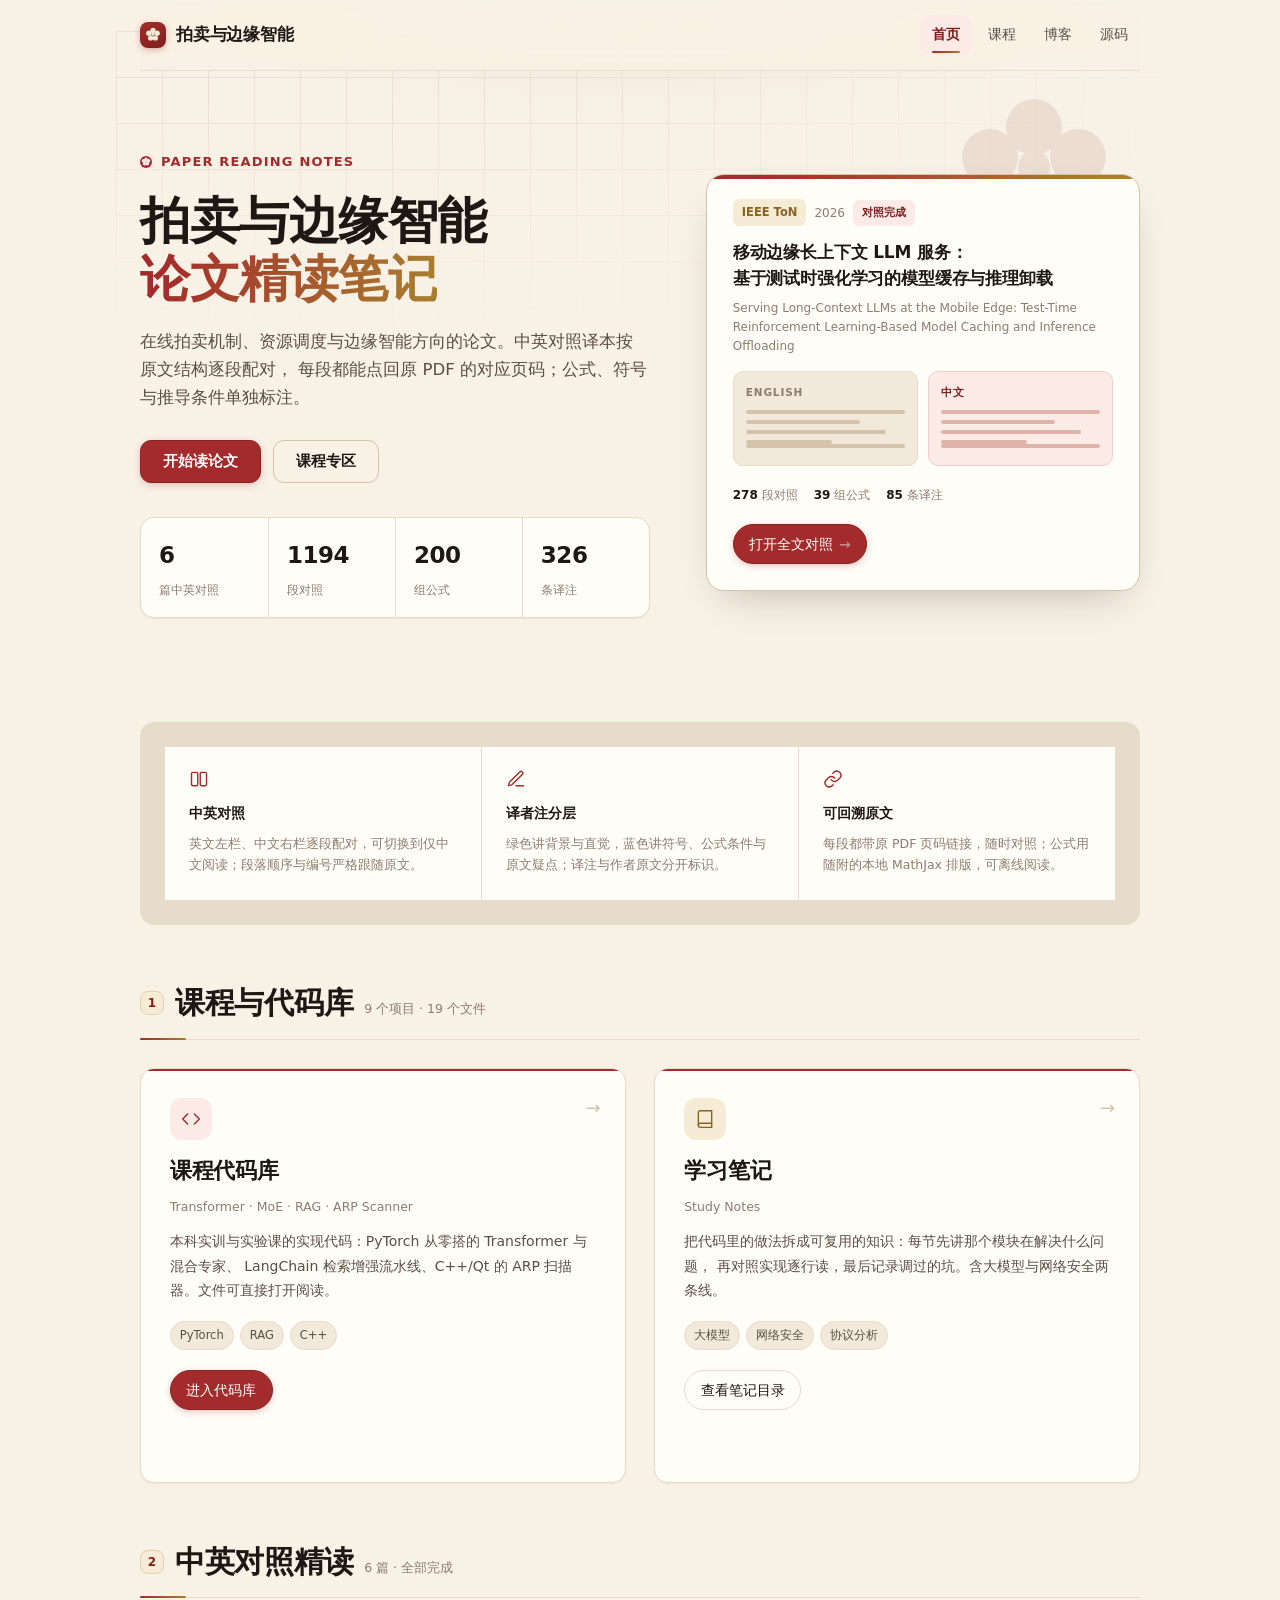
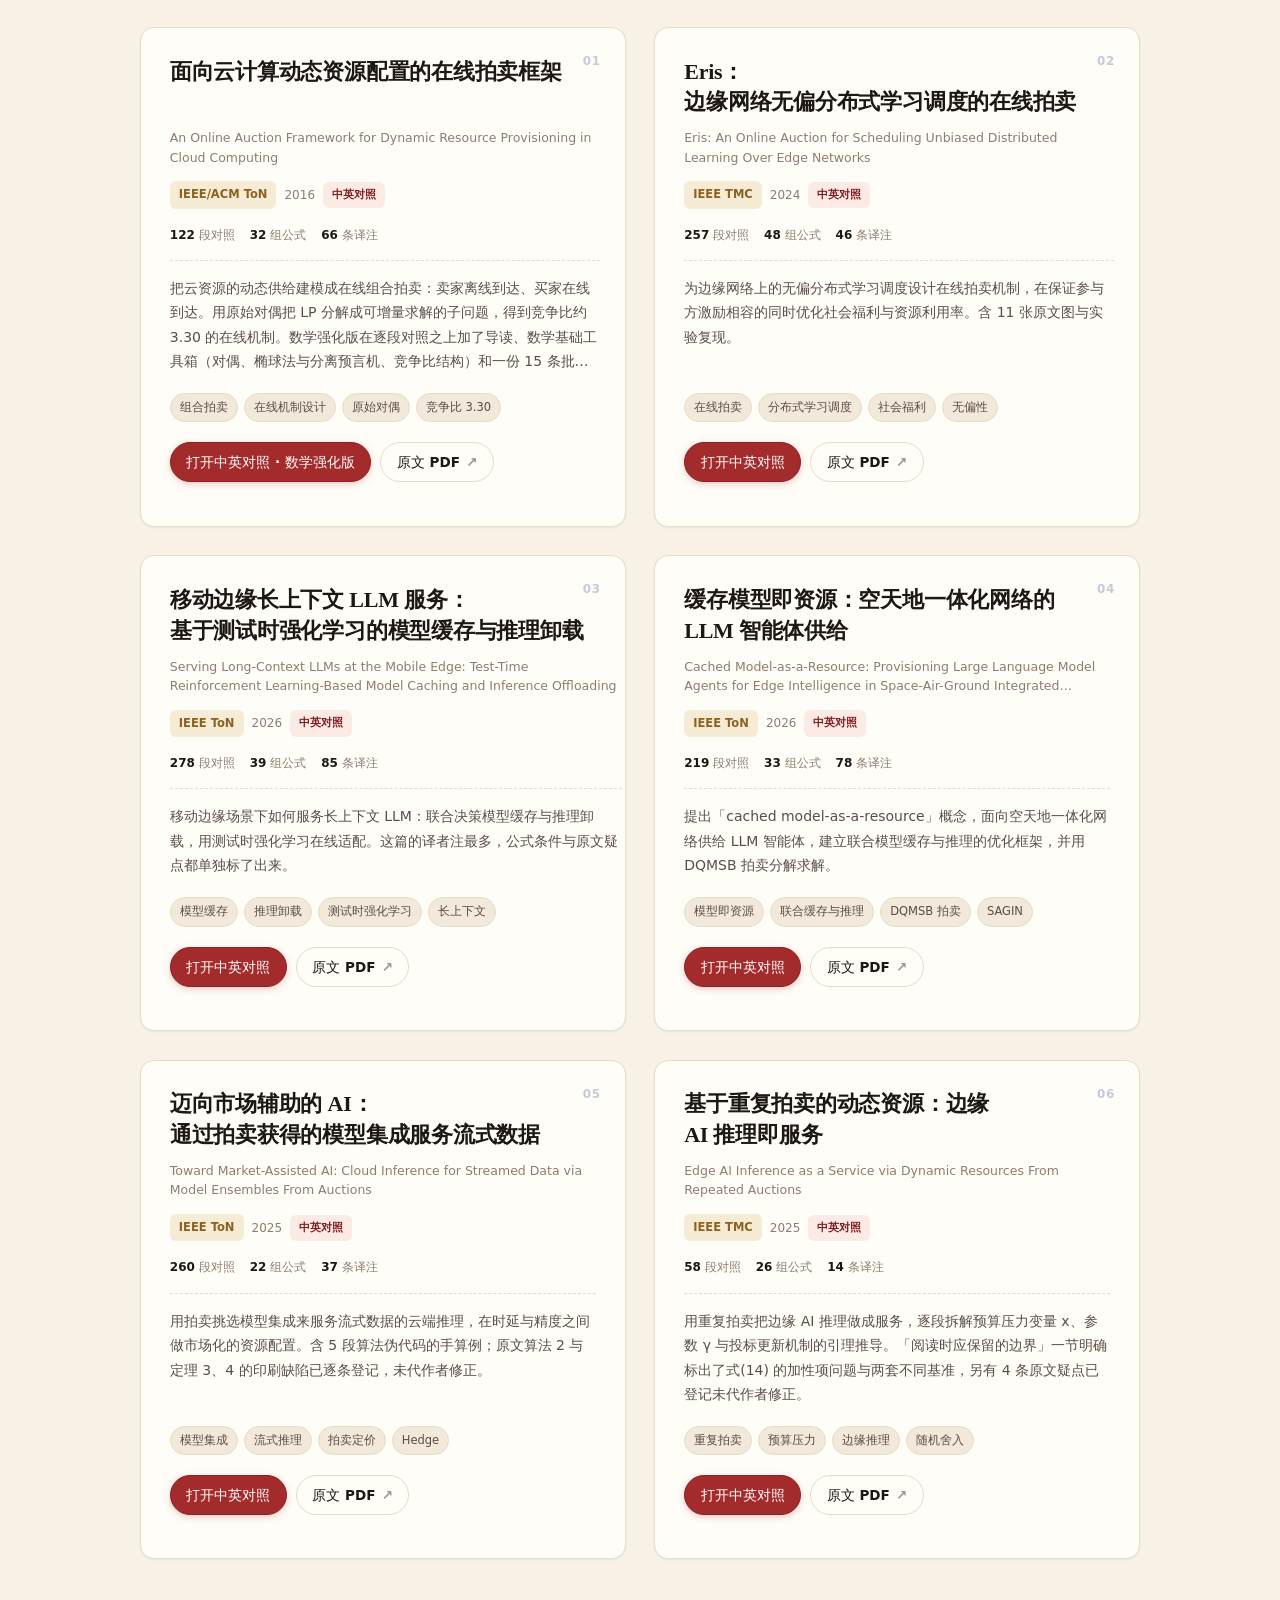
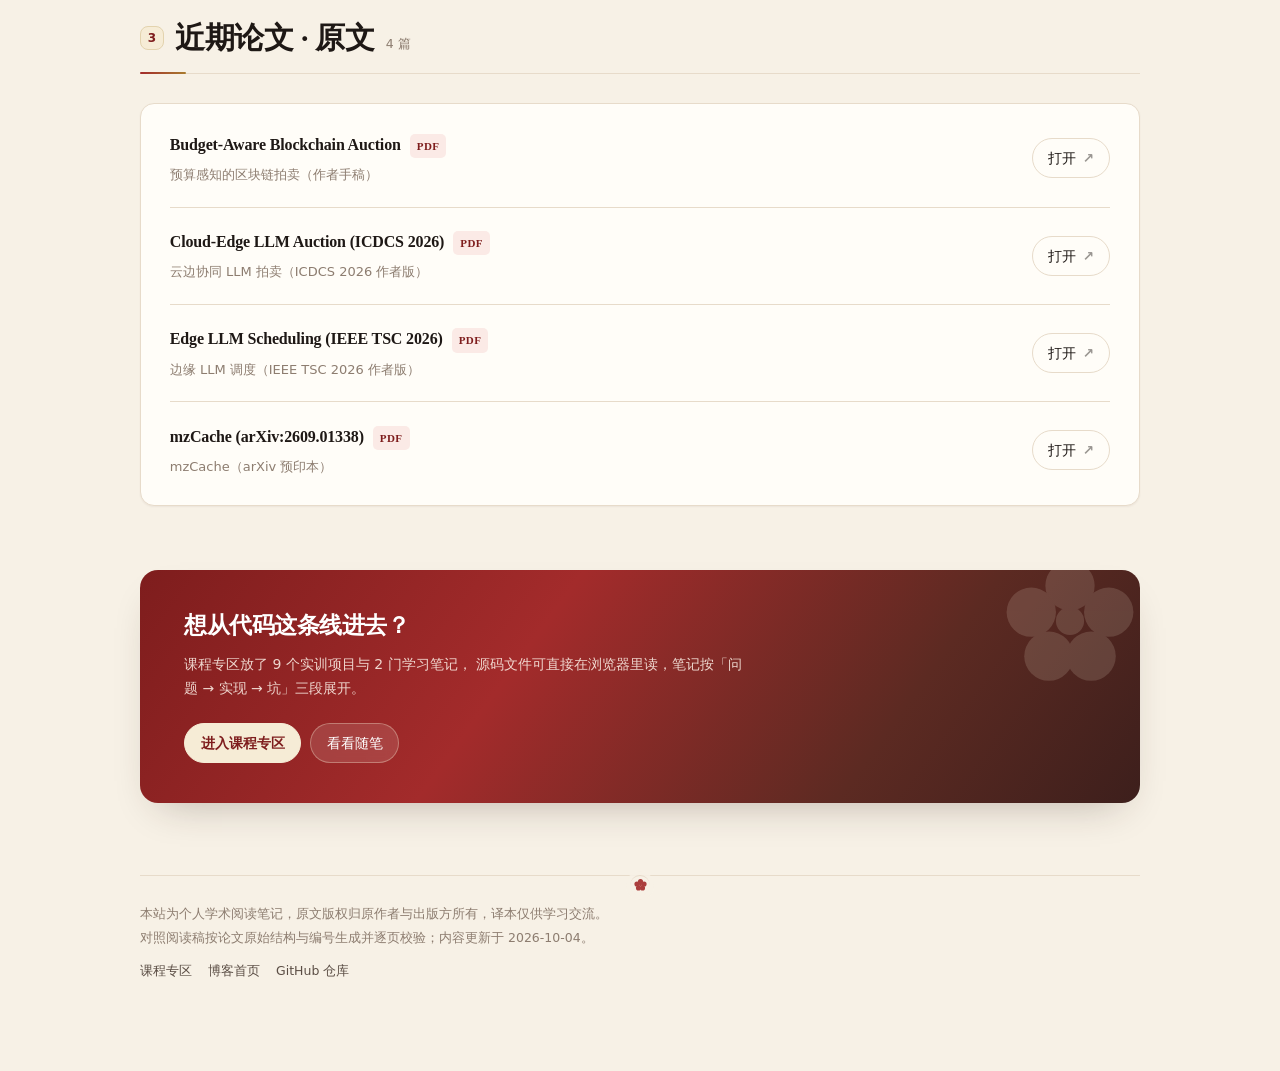
<file: index.html>
<!DOCTYPE html><html lang="zh-CN"> <head><meta charset="utf-8"><meta name="viewport" content="width=device-width, initial-scale=1"><title>拍卖与边缘智能 · 论文精读</title><meta name="description" content="在线拍卖、资源调度与边缘智能方向的论文精读：五篇中英对照全文译本 + 原文 PDF，逐段配对；另有课程笔记专区。"><link rel="canonical" href="https://sparrowren.github.io/"><!-- Open Graph：分享到社交平台时带标题与摘要 --><meta property="og:type" content="website"><meta property="og:title" content="拍卖与边缘智能 · 论文精读"><meta property="og:description" content="在线拍卖、资源调度与边缘智能方向的论文精读：五篇中英对照全文译本 + 原文 PDF，逐段配对；另有课程笔记专区。"><meta property="og:url" content="https://sparrowren.github.io/"><meta name="twitter:card" content="summary"><!-- 站点图标：符纸底 + 绛红五瓣梅 --><link rel="icon" href="data:image/svg+xml,<svg xmlns='http://www.w3.org/2000/svg' viewBox='0 0 100 100'><defs><linearGradient id='g' x1='0' y1='0' x2='1' y2='1'><stop offset='0' stop-color='%23a32b2b'/><stop offset='1' stop-color='%237e1d1d'/></linearGradient></defs><rect width='100' height='100' rx='22' fill='url(%23g)'/><g fill='%23f6ecd6'><circle cx='50' cy='28' r='11'/><circle cx='70' cy='41' r='11'/><circle cx='62' cy='63' r='11'/><circle cx='38' cy='63' r='11'/><circle cx='30' cy='41' r='11'/></g><circle cx='50' cy='46' r='7' fill='%23a97c2f'/></svg>"><!--
      关键样式兜底：GitHub Pages 发布时 HTML 与 CSS 不是同一时刻上线，
      两者版本不一致的那几十秒里，浏览器会拿到 HTML 却拿不到新 CSS，
      页面就退化成「裸 HTML」（无字体、无留白、无按钮样式）。

      这里内联一份最小的排版样式（约 1KB），保证在外部 CSS 到达前
      页面就已经可读——不会出现完全无样式的裸文本。
      真正的样式仍由 global.css 覆盖，此处只是防闪。
    --><style>
      :root {
        --bg: #f7f1e6;
        --surface: #fffdf8;
        --surface-2: #f2e9da;
        --ink: #1e1815;
        --ink-2: #5b4e45;
        --ink-3: #8d7d70;
        --line: #e7dbca;
        --accent: #a32b2b;
        --accent-2: #7e1d1d;
        --accent-soft: #fbeae6;
        --gold-soft: #f6ecd6;
        --gold-2: #8a6222;
        --radius: 14px;
      }
      * {
        box-sizing: border-box;
      }
      body {
        margin: 0;
        background: var(--bg);
        color: var(--ink);
        font-family: 'Source Han Sans SC', 'Noto Sans SC', 'PingFang SC',
          'Microsoft YaHei', system-ui, sans-serif;
        font-size: 16px;
        line-height: 1.85;
        -webkit-font-smoothing: antialiased;
      }
      .wrap {
        max-width: 1080px;
        margin: 0 auto;
        padding: 0 24px 80px;
      }
      h1 {
        font-family: 'Source Han Serif SC', 'Noto Serif SC', 'Songti SC',
          Georgia, serif;
        font-size: clamp(2rem, 1.3rem + 3vw, 3.25rem);
        line-height: 1.16;
        letter-spacing: -0.01em;
        margin: 0 0 16px;
        word-break: keep-all;
      }
      h2,
      h3 {
        line-height: 1.4;
        word-break: keep-all;
      }
      a {
        color: inherit;
      }
      .nav {
        display: flex;
        align-items: center;
        justify-content: space-between;
        gap: 16px;
        padding: 15px 0;
        border-bottom: 1px solid var(--line);
        background: var(--bg);
      }
      .brand {
        display: flex;
        align-items: center;
        gap: 10px;
        font-weight: 640;
        text-decoration: none;
      }
      .brand .mark {
        width: 26px;
        height: 26px;
        border-radius: 8px;
        flex: none;
        background: linear-gradient(150deg, var(--accent), var(--accent-2));
      }
      .nav-links {
        display: flex;
        gap: 4px;
      }
      .nav-links a {
        color: var(--ink-2);
        text-decoration: none;
        font-size: 14px;
        padding: 7px 12px;
        border-radius: 9px;
      }
      .nav-links a:hover {
        color: var(--accent);
        background: var(--accent-soft);
      }
      .hero,
      .hero2 {
        padding: 56px 0 36px;
      }
      .eyebrow {
        display: inline-block;
        font-size: 13px;
        font-weight: 640;
        letter-spacing: 0.09em;
        color: var(--accent);
        text-transform: uppercase;
        margin-bottom: 16px;
      }
      .sub {
        color: var(--ink-2);
        font-size: 17px;
        line-height: 1.7;
        margin: 0 0 24px;
        max-width: 32em;
      }
      .stats,
      .cardstats,
      .cmeta {
        display: flex;
        gap: 14px;
        flex-wrap: wrap;
        font-size: 13px;
        color: var(--ink-3);
      }
      .sec {
        margin: 56px 0 20px;
        padding-bottom: 12px;
        border-bottom: 1px solid var(--line);
        display: flex;
        align-items: baseline;
        gap: 11px;
      }
      .sec h2 {
        font-family: 'Source Han Serif SC', 'Noto Serif SC', 'Songti SC',
          Georgia, serif;
        font-size: 26px;
        font-weight: 700;
        margin: 0;
      }
      .sec .count {
        font-size: 13px;
        color: var(--ink-3);
      }
      .grid,
      .course-grid,
      .proj-list {
        display: grid;
        grid-template-columns: repeat(auto-fit, minmax(min(100%, 20rem), 1fr));
        gap: 24px;
      }
      .card,
      .course,
      .proj,
      .list,
      .feats {
        background: var(--surface);
        border: 1px solid var(--line);
        border-radius: var(--radius);
        padding: 24px;
      }
      .card h3 {
        font-family: 'Source Han Serif SC', 'Noto Serif SC', 'Songti SC',
          Georgia, serif;
        font-size: 20px;
        line-height: 1.4;
        margin: 0 0 8px;
      }
      .card .en,
      .course .csub,
      .proj .csub {
        font-size: 13px;
        color: var(--ink-3);
        margin: 0 0 14px;
      }
      .card p.desc,
      .cdesc {
        font-size: 14px;
        line-height: 1.75;
        color: var(--ink-2);
        margin: 0 0 16px;
      }
      .meta,
      .tags,
      .btns,
      .filters {
        display: flex;
        gap: 8px;
        flex-wrap: wrap;
        align-items: center;
      }
      .btns {
        margin-top: auto;
      }
      .venue,
      .badge,
      .tag,
      .chip {
        font-size: 11.5px;
        font-weight: 640;
        padding: 3px 9px;
        border-radius: 6px;
        background: var(--gold-soft);
        color: var(--gold-2);
      }
      .tag {
        background: var(--surface-2);
        color: var(--ink-2);
        font-weight: 500;
      }
      .btn {
        display: inline-flex;
        align-items: center;
        gap: 6px;
        min-height: 40px;
        padding: 0.6em 1.15em;
        border-radius: 999px;
        font-family: inherit;
        font-size: 13.5px;
        font-weight: 550;
        text-decoration: none;
        background: var(--surface);
        border: 1px solid var(--line);
        color: var(--ink);
      }
      .btn.primary {
        background: var(--accent);
        border-color: var(--accent);
        color: #fff;
      }
      .btn[aria-disabled='true'] {
        opacity: 0.55;
      }
      .row,
      .file-link {
        display: flex;
        align-items: center;
        justify-content: space-between;
        gap: 16px;
        padding: 15px 0;
        border-bottom: 1px solid var(--line);
        text-decoration: none;
      }
      .row:last-child {
        border-bottom: none;
      }
      .row .t {
        font-weight: 550;
      }
      .row .s,
      .file-desc {
        font-size: 13px;
        color: var(--ink-3);
        margin-top: 3px;
      }
      .notice {
        background: var(--gold-soft);
        color: var(--gold-2);
        border-radius: 12px;
        padding: 14px 18px;
        font-size: 13px;
        line-height: 1.7;
        margin-top: 20px;
      }
      .cta-band {
        margin-top: 64px;
        border-radius: 18px;
        padding: 40px 44px;
        background: linear-gradient(126deg, #7e1d1d, #a32b2b 46%, #5c2a22);
        color: #fff;
      }
      .cta-band h2 {
        font-family: 'Source Han Serif SC', 'Noto Serif SC', 'Songti SC',
          Georgia, serif;
        font-size: 23px;
        margin: 0 0 10px;
      }
      .cta-band p {
        margin: 0 0 20px;
        font-size: 14px;
        line-height: 1.75;
        color: rgba(255, 245, 235, 0.85);
      }
      footer {
        margin-top: 64px;
        padding-top: 24px;
        border-top: 1px solid var(--line);
        font-size: 12.5px;
        color: var(--ink-3);
        line-height: 1.9;
      }
      .foot-links {
        display: flex;
        gap: 16px;
        flex-wrap: wrap;
        margin-top: 10px;
      }
      @media (max-width: 600px) {
        .wrap {
          padding: 0 16px 60px;
        }
      }
    </style><link rel="stylesheet" href="/_astro/index.CMqIL5qB.css"></head> <body> <div class="wrap">  <nav class="nav"><a class="brand" href="/"><span class="mark" aria-hidden="true"></span><span>拍卖与边缘智能</span></a><div class="nav-links"><a href="/" aria-current="page">首页</a><a href="/courses/">课程</a><a href="/blog/">博客</a><a href="https://github.com/sparrowren/sparrowren.github.io" target="_blank" rel="noopener">源码</a></div></nav> <header class="hero2"> <div> <div class="eyebrow">Paper Reading Notes</div> <h1>拍卖与边缘智能<br><span class="grad">论文精读笔记</span></h1> <p class="sub">
在线拍卖机制、资源调度与边缘智能方向的论文。中英对照译本按原文结构逐段配对，
        每段都能点回原 PDF 的对应页码；公式、符号与推导条件单独标注。
</p> <div class="cta-row"> <a class="btn primary lg" href="#papers">开始读论文</a> <a class="btn ghost lg" href="/courses/">课程专区</a> </div> <div class="stats"> <span class="stat"><b>6</b>篇中英对照</span> <span class="stat"><b>1194</b>段对照</span> <span class="stat"><b>200</b>组公式</span> <span class="stat"><b>326</b>条译注</span> </div> </div> <aside class="spotlight"> <div class="meta"> <span class="venue">IEEE ToN</span> <span class="year">2026</span> <span class="badge on">对照完成</span> </div> <h3>移动边缘长上下文 LLM 服务：基于测试时强化学习的模型缓存与推理卸载</h3> <p class="en">Serving Long-Context LLMs at the Mobile Edge: Test-Time Reinforcement Learning-Based Model Caching and Inference Offloading</p> <div class="duo"> <div> <span>English</span> <i></i><i></i><i></i><i></i><i></i> </div> <div> <span>中文</span> <i></i><i></i><i></i><i></i><i></i> </div> </div> <div class="kv"> <span><b>278</b> 段对照</span> <span><b>39</b> 组公式</span> <span><b>85</b> 条译注</span> </div> <div class="btns"> <a class="btn primary" href="/papers/serving-longcontext/">
打开全文对照<span class="arrow">→</span> </a> </div> </aside> </header> <section class="feats"> <div class="feat"> <svg class="ico" width="20" height="20" viewBox="0 0 24 24" fill="none" stroke="currentColor" stroke-width="1.7" stroke-linecap="round" stroke-linejoin="round" aria-hidden="true"><rect x="3" y="4" width="7.5" height="16" rx="1.6"></rect><rect x="13.5" y="4" width="7.5" height="16" rx="1.6"></rect></svg> <b>中英对照</b> <p>英文左栏、中文右栏逐段配对，可切换到仅中文阅读；段落顺序与编号严格跟随原文。</p> </div> <div class="feat"> <svg class="ico" width="20" height="20" viewBox="0 0 24 24" fill="none" stroke="currentColor" stroke-width="1.7" stroke-linecap="round" stroke-linejoin="round" aria-hidden="true"><path d="M12 20h9"></path><path d="M16.5 3.5a2.12 2.12 0 0 1 3 3L7 19l-4 1 1-4Z"></path></svg> <b>译者注分层</b> <p>绿色讲背景与直觉，蓝色讲符号、公式条件与原文疑点；译注与作者原文分开标识。</p> </div> <div class="feat"> <svg class="ico" width="20" height="20" viewBox="0 0 24 24" fill="none" stroke="currentColor" stroke-width="1.7" stroke-linecap="round" stroke-linejoin="round" aria-hidden="true"><path d="M10 13a5 5 0 0 0 7.5.5l3-3a5 5 0 0 0-7-7l-1.7 1.7"></path><path d="M14 11a5 5 0 0 0-7.5-.5l-3 3a5 5 0 0 0 7 7l1.7-1.7"></path></svg> <b>可回溯原文</b> <p>每段都带原 PDF 页码链接，随时对照；公式用随附的本地 MathJax 排版，可离线阅读。</p> </div> </section> <div class="sec"> <span class="num">1</span> <h2>课程与代码库</h2> <span class="count">9 个项目 · 19 个文件</span> </div> <div class="grid"> <article class="card door"> <span class="go" aria-hidden="true">→</span> <div class="ico-lg"> <svg width="20" height="20" viewBox="0 0 24 24" fill="none" stroke="currentColor" stroke-width="1.7" stroke-linecap="round" stroke-linejoin="round" aria-hidden="true"><path d="m16 18 6-6-6-6"></path><path d="m8 6-6 6 6 6"></path></svg> </div> <h3>课程代码库</h3> <p class="en">Transformer · MoE · RAG · ARP Scanner</p> <p class="desc">
本科实训与实验课的实现代码：PyTorch 从零搭的 Transformer 与混合专家、
        LangChain 检索增强流水线、C++/Qt 的 ARP 扫描器。文件可直接打开阅读。
</p> <div class="tags"> <span class="tag">PyTorch</span> <span class="tag">RAG</span> <span class="tag">C++</span> </div> <div class="btns"> <a class="btn primary" href="/courses/">进入代码库</a> </div> </article> <article class="card door warm"> <span class="go" aria-hidden="true">→</span> <div class="ico-lg"> <svg width="20" height="20" viewBox="0 0 24 24" fill="none" stroke="currentColor" stroke-width="1.7" stroke-linecap="round" stroke-linejoin="round" aria-hidden="true"><path d="M4 19.5A2.5 2.5 0 0 1 6.5 17H20"></path><path d="M6.5 2H20v20H6.5A2.5 2.5 0 0 1 4 19.5v-15A2.5 2.5 0 0 1 6.5 2Z"></path></svg> </div> <h3>学习笔记</h3> <p class="en">Study Notes</p> <p class="desc">
把代码里的做法拆成可复用的知识：每节先讲那个模块在解决什么问题，
        再对照实现逐行读，最后记录调过的坑。含大模型与网络安全两条线。
</p> <div class="tags"> <span class="tag">大模型</span> <span class="tag">网络安全</span> <span class="tag">协议分析</span> </div> <div class="btns"> <a class="btn" href="/courses/">查看笔记目录</a> </div> </article> </div> <div class="sec" id="papers"> <span class="num">2</span> <h2>中英对照精读</h2> <span class="count">6 篇 · 全部完成</span> </div> <div class="grid"> <article class="card" style="--card-accent:linear-gradient(90deg,#a32b2b,#c9483f)"><span class="idx">01</span><h3>面向云计算动态资源配置的在线拍卖框架</h3><p class="en">An Online Auction Framework for Dynamic Resource Provisioning in Cloud Computing</p><div class="meta"><span class="venue" title="IEEE/ACM Transactions on Networking, Vol. 24, No. 4, August 2016">IEEE/ACM ToN</span><span class="year">2016</span><span class="badge on">中英对照</span></div><div class="cardstats"><span><b>122</b> 段对照</span><span><b>32</b> 组公式</span><span><b>66</b> 条译注</span></div><p class="desc">把云资源的动态供给建模成在线组合拍卖：卖家离线到达、买家在线到达。用原始对偶把 LP 分解成可增量求解的子问题，得到竞争比约 3.30 的在线机制。数学强化版在逐段对照之上加了导读、数学基础工具箱（对偶、椭球法与分离预言机、竞争比结构）和一份 15 条批判存疑清单，逐条标出原文的排印错误与论证缝隙。</p><div class="tags"><span class="tag">组合拍卖</span><span class="tag">在线机制设计</span><span class="tag">原始对偶</span><span class="tag">竞争比 3.30</span></div><div class="btns"><a class="btn primary" href="/papers/ton2016-online-auction/">打开中英对照 · 数学强化版</a><a class="btn" href="/papers/ton2016-online-auction/source.pdf" target="_blank" rel="noopener">原文 PDF<span class="arrow">↗</span></a></div></article><article class="card" style="--card-accent:linear-gradient(90deg,#8a6222,#c39a45)"><span class="idx">02</span><h3>Eris：边缘网络无偏分布式学习调度的在线拍卖</h3><p class="en">Eris: An Online Auction for Scheduling Unbiased Distributed Learning Over Edge Networks</p><div class="meta"><span class="venue" title="IEEE Transactions on Mobile Computing, Vol. 23, No. 6, June 2024">IEEE TMC</span><span class="year">2024</span><span class="badge on">中英对照</span></div><div class="cardstats"><span><b>257</b> 段对照</span><span><b>48</b> 组公式</span><span><b>46</b> 条译注</span></div><p class="desc">为边缘网络上的无偏分布式学习调度设计在线拍卖机制，在保证参与方激励相容的同时优化社会福利与资源利用率。含 11 张原文图与实验复现。</p><div class="tags"><span class="tag">在线拍卖</span><span class="tag">分布式学习调度</span><span class="tag">社会福利</span><span class="tag">无偏性</span></div><div class="btns"><a class="btn primary" href="/papers/eris/">打开中英对照</a><a class="btn" href="/papers/eris/source.pdf" target="_blank" rel="noopener">原文 PDF<span class="arrow">↗</span></a></div></article><article class="card" style="--card-accent:linear-gradient(90deg,#7e1d1d,#a85a52)"><span class="idx">03</span><h3>移动边缘长上下文 LLM 服务：基于测试时强化学习的模型缓存与推理卸载</h3><p class="en">Serving Long-Context LLMs at the Mobile Edge: Test-Time Reinforcement Learning-Based Model Caching and Inference Offloading</p><div class="meta"><span class="venue" title="IEEE Transactions on Networking, Vol. 34, 2026">IEEE ToN</span><span class="year">2026</span><span class="badge on">中英对照</span></div><div class="cardstats"><span><b>278</b> 段对照</span><span><b>39</b> 组公式</span><span><b>85</b> 条译注</span></div><p class="desc">移动边缘场景下如何服务长上下文 LLM：联合决策模型缓存与推理卸载，用测试时强化学习在线适配。这篇的译者注最多，公式条件与原文疑点都单独标了出来。</p><div class="tags"><span class="tag">模型缓存</span><span class="tag">推理卸载</span><span class="tag">测试时强化学习</span><span class="tag">长上下文</span></div><div class="btns"><a class="btn primary" href="/papers/serving-longcontext/">打开中英对照</a><a class="btn" href="/papers/serving-longcontext/source.pdf" target="_blank" rel="noopener">原文 PDF<span class="arrow">↗</span></a></div></article><article class="card" style="--card-accent:linear-gradient(90deg,#9c5c1c,#d08a3c)"><span class="idx">04</span><h3>缓存模型即资源：空天地一体化网络的 LLM 智能体供给</h3><p class="en">Cached Model-as-a-Resource: Provisioning Large Language Model Agents for Edge Intelligence in Space-Air-Ground Integrated Networks</p><div class="meta"><span class="venue" title="IEEE Transactions on Networking, Vol. 34, 2026">IEEE ToN</span><span class="year">2026</span><span class="badge on">中英对照</span></div><div class="cardstats"><span><b>219</b> 段对照</span><span><b>33</b> 组公式</span><span><b>78</b> 条译注</span></div><p class="desc">提出「cached model-as-a-resource」概念，面向空天地一体化网络供给 LLM 智能体，建立联合模型缓存与推理的优化框架，并用 DQMSB 拍卖分解求解。</p><div class="tags"><span class="tag">模型即资源</span><span class="tag">联合缓存与推理</span><span class="tag">DQMSB 拍卖</span><span class="tag">SAGIN</span></div><div class="btns"><a class="btn primary" href="/papers/cached-model-as-a-resource/">打开中英对照</a><a class="btn" href="/papers/cached-model-as-a-resource/source.pdf" target="_blank" rel="noopener">原文 PDF<span class="arrow">↗</span></a></div></article><article class="card" style="--card-accent:linear-gradient(90deg,#6b3630,#a15b4c)"><span class="idx">05</span><h3>迈向市场辅助的 AI：通过拍卖获得的模型集成服务流式数据</h3><p class="en">Toward Market-Assisted AI: Cloud Inference for Streamed Data via Model Ensembles From Auctions</p><div class="meta"><span class="venue" title="IEEE Transactions on Networking, Vol. 33, No. 2, April 2025">IEEE ToN</span><span class="year">2025</span><span class="badge on">中英对照</span></div><div class="cardstats"><span><b>260</b> 段对照</span><span><b>22</b> 组公式</span><span><b>37</b> 条译注</span></div><p class="desc">用拍卖挑选模型集成来服务流式数据的云端推理，在时延与精度之间做市场化的资源配置。含 5 段算法伪代码的手算例；原文算法 2 与定理 3、4 的印刷缺陷已逐条登记，未代作者修正。</p><div class="tags"><span class="tag">模型集成</span><span class="tag">流式推理</span><span class="tag">拍卖定价</span><span class="tag">Hedge</span></div><div class="btns"><a class="btn primary" href="/papers/toward-market-assisted-ai-cloud-inference/">打开中英对照</a><a class="btn" href="/papers/toward-market-assisted-ai-cloud-inference/source.pdf" target="_blank" rel="noopener">原文 PDF<span class="arrow">↗</span></a></div></article> <article class="card" style="--card-accent:linear-gradient(90deg,#7a4a2e,#b07a4a)"><span class="idx">06</span><h3>基于重复拍卖的动态资源：边缘 AI 推理即服务</h3><p class="en">Edge AI Inference as a Service via Dynamic Resources From Repeated Auctions</p><div class="meta"><span class="venue" title="IEEE Transactions on Mobile Computing, Vol. 24, No. 9, September 2025">IEEE TMC</span><span class="year">2025</span><span class="badge on">中英对照</span></div><div class="cardstats"><span><b>58</b> 段对照</span><span><b>26</b> 组公式</span><span><b>14</b> 条译注</span></div><p class="desc">用重复拍卖把边缘 AI 推理做成服务，逐段拆解预算压力变量 x、参数 γ 与投标更新机制的引理推导。「阅读时应保留的边界」一节明确标出了式(14) 的加性项问题与两套不同基准，另有 4 条原文疑点已登记未代作者修正。</p><div class="tags"><span class="tag">重复拍卖</span><span class="tag">预算压力</span><span class="tag">边缘推理</span><span class="tag">随机舍入</span></div><div class="btns"><a class="btn primary" href="/papers/edge-ai-inference-tmc2025/">打开中英对照</a><a class="btn" href="/papers/edge-ai-inference-tmc2025/source.pdf" target="_blank" rel="noopener">原文 PDF<span class="arrow">↗</span></a></div></article> </div> <div class="sec"> <span class="num">3</span> <h2>近期论文 · 原文</h2> <span class="count">4 篇</span> </div> <div class="list"> <div class="row" key="Budget_Aware_Blockchain_Auction_Author_Manuscript.pdf"> <div> <div class="t"> Budget-Aware Blockchain Auction <em>PDF</em> </div> <div class="s">预算感知的区块链拍卖（作者手稿）</div> </div> <a class="btn go" href="/recent/Budget_Aware_Blockchain_Auction_Author_Manuscript.pdf" target="_blank" rel="noopener">
打开<span class="arrow">↗</span> </a> </div><div class="row" key="ICDCS2026_CloudEdge_LLM_Auction_Author_Version.pdf"> <div> <div class="t"> Cloud-Edge LLM Auction (ICDCS 2026) <em>PDF</em> </div> <div class="s">云边协同 LLM 拍卖（ICDCS 2026 作者版）</div> </div> <a class="btn go" href="/recent/ICDCS2026_CloudEdge_LLM_Auction_Author_Version.pdf" target="_blank" rel="noopener">
打开<span class="arrow">↗</span> </a> </div><div class="row" key="IEEE_TSC2026_EdgeLLM_Scheduling_Author_Version.pdf"> <div> <div class="t"> Edge LLM Scheduling (IEEE TSC 2026) <em>PDF</em> </div> <div class="s">边缘 LLM 调度（IEEE TSC 2026 作者版）</div> </div> <a class="btn go" href="/recent/IEEE_TSC2026_EdgeLLM_Scheduling_Author_Version.pdf" target="_blank" rel="noopener">
打开<span class="arrow">↗</span> </a> </div><div class="row" key="mzCache_arXiv_2609.01338.pdf"> <div> <div class="t"> mzCache (arXiv:2609.01338) <em>PDF</em> </div> <div class="s">mzCache（arXiv 预印本）</div> </div> <a class="btn go" href="/recent/mzCache_arXiv_2609.01338.pdf" target="_blank" rel="noopener">
打开<span class="arrow">↗</span> </a> </div> </div> <section class="cta-band"> <h2>想从代码这条线进去？</h2> <p>
课程专区放了 9 个实训项目与 2 门学习笔记，
      源码文件可直接在浏览器里读，笔记按「问题 → 实现 → 坑」三段展开。
</p> <div class="btns"> <a class="btn solid" href="/courses/">进入课程专区</a> <a class="btn" href="/blog/">看看随笔</a> </div> </section> <footer>
本站为个人学术阅读笔记，原文版权归原作者与出版方所有，译本仅供学习交流。<br>
对照阅读稿按论文原始结构与编号生成并逐页校验；内容更新于 2026-10-04。
<div class="foot-links"> <a href="/courses/">课程专区</a> <a href="/blog/">博客首页</a> <a href="https://github.com/sparrowren/sparrowren.github.io" target="_blank" rel="noopener">GitHub 仓库</a> </div> </footer>  </div> </body></html>
</file>
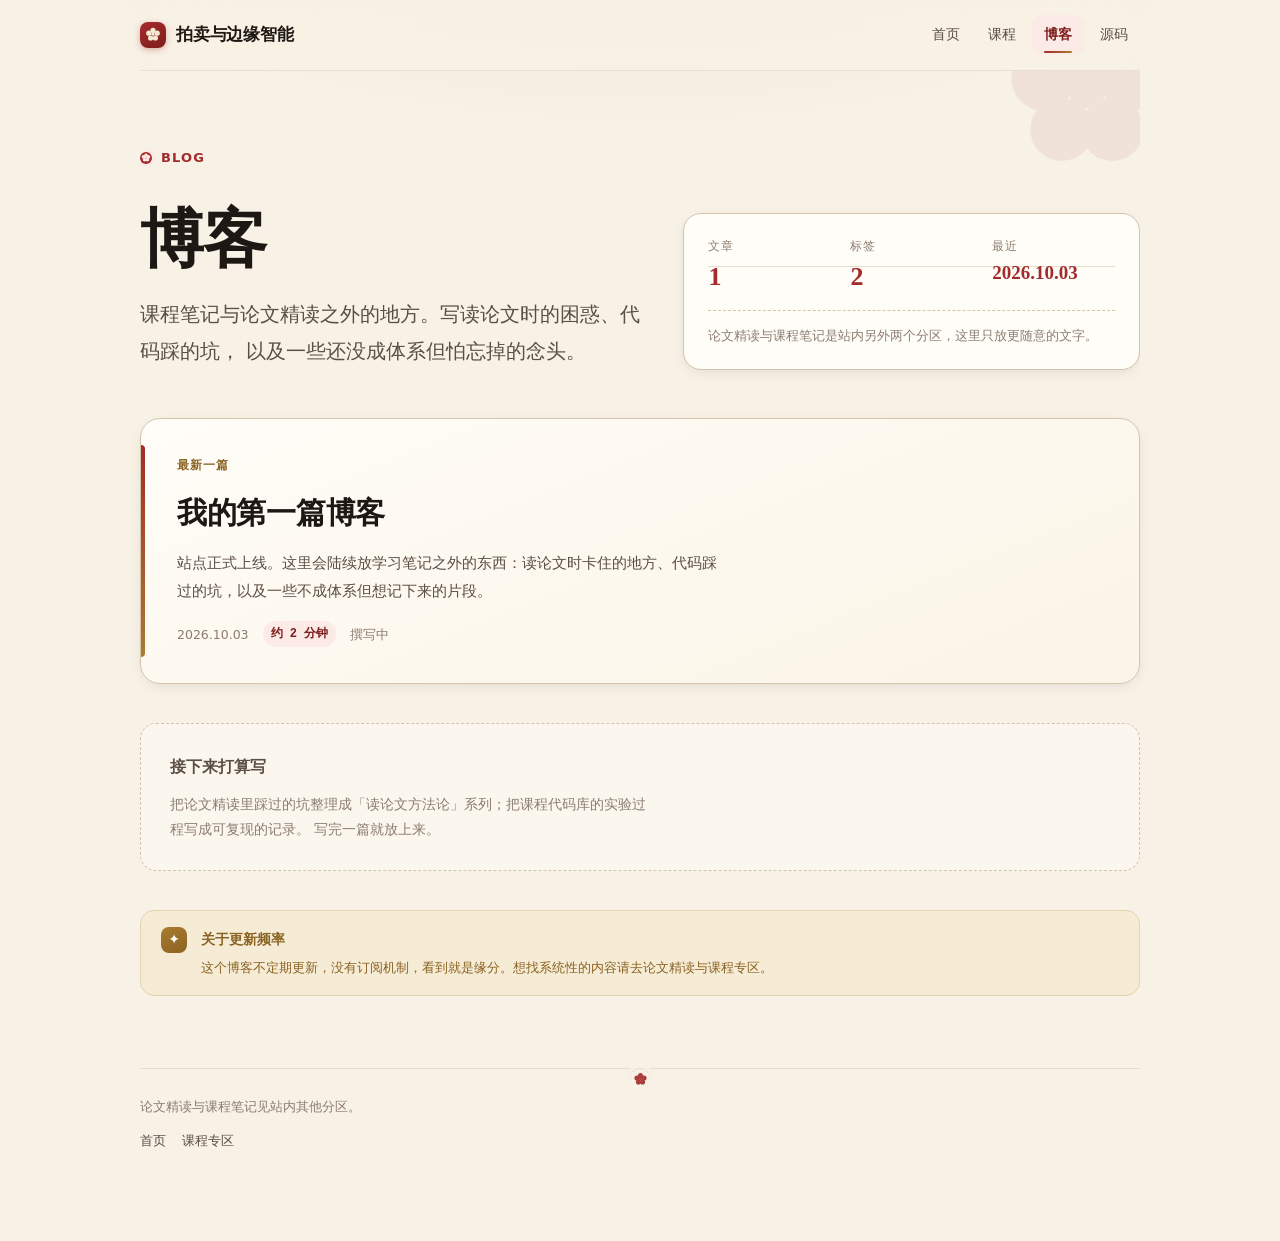
<file: blog/index.html>
<!DOCTYPE html><html lang="zh-CN"> <head><meta charset="utf-8"><meta name="viewport" content="width=device-width, initial-scale=1"><title>sparrowren 的博客</title><meta name="description" content="学习、研究与生活记录。"><link rel="canonical" href="https://sparrowren.github.io/blog/"><!-- Open Graph：分享到社交平台时带标题与摘要 --><meta property="og:type" content="website"><meta property="og:title" content="sparrowren 的博客"><meta property="og:description" content="学习、研究与生活记录。"><meta property="og:url" content="https://sparrowren.github.io/blog/"><meta name="twitter:card" content="summary"><!-- 站点图标：符纸底 + 绛红五瓣梅 --><link rel="icon" href="data:image/svg+xml,<svg xmlns='http://www.w3.org/2000/svg' viewBox='0 0 100 100'><defs><linearGradient id='g' x1='0' y1='0' x2='1' y2='1'><stop offset='0' stop-color='%23a32b2b'/><stop offset='1' stop-color='%237e1d1d'/></linearGradient></defs><rect width='100' height='100' rx='22' fill='url(%23g)'/><g fill='%23f6ecd6'><circle cx='50' cy='28' r='11'/><circle cx='70' cy='41' r='11'/><circle cx='62' cy='63' r='11'/><circle cx='38' cy='63' r='11'/><circle cx='30' cy='41' r='11'/></g><circle cx='50' cy='46' r='7' fill='%23a97c2f'/></svg>"><!--
      关键样式兜底：GitHub Pages 发布时 HTML 与 CSS 不是同一时刻上线，
      两者版本不一致的那几十秒里，浏览器会拿到 HTML 却拿不到新 CSS，
      页面就退化成「裸 HTML」（无字体、无留白、无按钮样式）。

      这里内联一份最小的排版样式（约 1KB），保证在外部 CSS 到达前
      页面就已经可读——不会出现完全无样式的裸文本。
      真正的样式仍由 global.css 覆盖，此处只是防闪。
    --><style>
      :root {
        --bg: #f7f1e6;
        --surface: #fffdf8;
        --surface-2: #f2e9da;
        --ink: #1e1815;
        --ink-2: #5b4e45;
        --ink-3: #8d7d70;
        --line: #e7dbca;
        --accent: #a32b2b;
        --accent-2: #7e1d1d;
        --accent-soft: #fbeae6;
        --gold-soft: #f6ecd6;
        --gold-2: #8a6222;
        --radius: 14px;
      }
      * {
        box-sizing: border-box;
      }
      body {
        margin: 0;
        background: var(--bg);
        color: var(--ink);
        font-family: 'Source Han Sans SC', 'Noto Sans SC', 'PingFang SC',
          'Microsoft YaHei', system-ui, sans-serif;
        font-size: 16px;
        line-height: 1.85;
        -webkit-font-smoothing: antialiased;
      }
      .wrap {
        max-width: 1080px;
        margin: 0 auto;
        padding: 0 24px 80px;
      }
      h1 {
        font-family: 'Source Han Serif SC', 'Noto Serif SC', 'Songti SC',
          Georgia, serif;
        font-size: clamp(2rem, 1.3rem + 3vw, 3.25rem);
        line-height: 1.16;
        letter-spacing: -0.01em;
        margin: 0 0 16px;
        word-break: keep-all;
      }
      h2,
      h3 {
        line-height: 1.4;
        word-break: keep-all;
      }
      a {
        color: inherit;
      }
      .nav {
        display: flex;
        align-items: center;
        justify-content: space-between;
        gap: 16px;
        padding: 15px 0;
        border-bottom: 1px solid var(--line);
        background: var(--bg);
      }
      .brand {
        display: flex;
        align-items: center;
        gap: 10px;
        font-weight: 640;
        text-decoration: none;
      }
      .brand .mark {
        width: 26px;
        height: 26px;
        border-radius: 8px;
        flex: none;
        background: linear-gradient(150deg, var(--accent), var(--accent-2));
      }
      .nav-links {
        display: flex;
        gap: 4px;
      }
      .nav-links a {
        color: var(--ink-2);
        text-decoration: none;
        font-size: 14px;
        padding: 7px 12px;
        border-radius: 9px;
      }
      .nav-links a:hover {
        color: var(--accent);
        background: var(--accent-soft);
      }
      .hero,
      .hero2 {
        padding: 56px 0 36px;
      }
      .eyebrow {
        display: inline-block;
        font-size: 13px;
        font-weight: 640;
        letter-spacing: 0.09em;
        color: var(--accent);
        text-transform: uppercase;
        margin-bottom: 16px;
      }
      .sub {
        color: var(--ink-2);
        font-size: 17px;
        line-height: 1.7;
        margin: 0 0 24px;
        max-width: 32em;
      }
      .stats,
      .cardstats,
      .cmeta {
        display: flex;
        gap: 14px;
        flex-wrap: wrap;
        font-size: 13px;
        color: var(--ink-3);
      }
      .sec {
        margin: 56px 0 20px;
        padding-bottom: 12px;
        border-bottom: 1px solid var(--line);
        display: flex;
        align-items: baseline;
        gap: 11px;
      }
      .sec h2 {
        font-family: 'Source Han Serif SC', 'Noto Serif SC', 'Songti SC',
          Georgia, serif;
        font-size: 26px;
        font-weight: 700;
        margin: 0;
      }
      .sec .count {
        font-size: 13px;
        color: var(--ink-3);
      }
      .grid,
      .course-grid,
      .proj-list {
        display: grid;
        grid-template-columns: repeat(auto-fit, minmax(min(100%, 20rem), 1fr));
        gap: 24px;
      }
      .card,
      .course,
      .proj,
      .list,
      .feats {
        background: var(--surface);
        border: 1px solid var(--line);
        border-radius: var(--radius);
        padding: 24px;
      }
      .card h3 {
        font-family: 'Source Han Serif SC', 'Noto Serif SC', 'Songti SC',
          Georgia, serif;
        font-size: 20px;
        line-height: 1.4;
        margin: 0 0 8px;
      }
      .card .en,
      .course .csub,
      .proj .csub {
        font-size: 13px;
        color: var(--ink-3);
        margin: 0 0 14px;
      }
      .card p.desc,
      .cdesc {
        font-size: 14px;
        line-height: 1.75;
        color: var(--ink-2);
        margin: 0 0 16px;
      }
      .meta,
      .tags,
      .btns,
      .filters {
        display: flex;
        gap: 8px;
        flex-wrap: wrap;
        align-items: center;
      }
      .btns {
        margin-top: auto;
      }
      .venue,
      .badge,
      .tag,
      .chip {
        font-size: 11.5px;
        font-weight: 640;
        padding: 3px 9px;
        border-radius: 6px;
        background: var(--gold-soft);
        color: var(--gold-2);
      }
      .tag {
        background: var(--surface-2);
        color: var(--ink-2);
        font-weight: 500;
      }
      .btn {
        display: inline-flex;
        align-items: center;
        gap: 6px;
        min-height: 40px;
        padding: 0.6em 1.15em;
        border-radius: 999px;
        font-family: inherit;
        font-size: 13.5px;
        font-weight: 550;
        text-decoration: none;
        background: var(--surface);
        border: 1px solid var(--line);
        color: var(--ink);
      }
      .btn.primary {
        background: var(--accent);
        border-color: var(--accent);
        color: #fff;
      }
      .btn[aria-disabled='true'] {
        opacity: 0.55;
      }
      .row,
      .file-link {
        display: flex;
        align-items: center;
        justify-content: space-between;
        gap: 16px;
        padding: 15px 0;
        border-bottom: 1px solid var(--line);
        text-decoration: none;
      }
      .row:last-child {
        border-bottom: none;
      }
      .row .t {
        font-weight: 550;
      }
      .row .s,
      .file-desc {
        font-size: 13px;
        color: var(--ink-3);
        margin-top: 3px;
      }
      .notice {
        background: var(--gold-soft);
        color: var(--gold-2);
        border-radius: 12px;
        padding: 14px 18px;
        font-size: 13px;
        line-height: 1.7;
        margin-top: 20px;
      }
      .cta-band {
        margin-top: 64px;
        border-radius: 18px;
        padding: 40px 44px;
        background: linear-gradient(126deg, #7e1d1d, #a32b2b 46%, #5c2a22);
        color: #fff;
      }
      .cta-band h2 {
        font-family: 'Source Han Serif SC', 'Noto Serif SC', 'Songti SC',
          Georgia, serif;
        font-size: 23px;
        margin: 0 0 10px;
      }
      .cta-band p {
        margin: 0 0 20px;
        font-size: 14px;
        line-height: 1.75;
        color: rgba(255, 245, 235, 0.85);
      }
      footer {
        margin-top: 64px;
        padding-top: 24px;
        border-top: 1px solid var(--line);
        font-size: 12.5px;
        color: var(--ink-3);
        line-height: 1.9;
      }
      .foot-links {
        display: flex;
        gap: 16px;
        flex-wrap: wrap;
        margin-top: 10px;
      }
      @media (max-width: 600px) {
        .wrap {
          padding: 0 16px 60px;
        }
      }
    </style><link rel="stylesheet" href="/_astro/index.CMqIL5qB.css"></head> <body> <div class="wrap">  <nav class="nav"><a class="brand" href="/"><span class="mark" aria-hidden="true"></span><span>拍卖与边缘智能</span></a><div class="nav-links"><a href="/">首页</a><a href="/courses/">课程</a><a href="/blog/" aria-current="page">博客</a><a href="https://github.com/sparrowren/sparrowren.github.io" target="_blank" rel="noopener">源码</a></div></nav>  <header class="b-hero"> <div> <div class="eyebrow">Blog</div> <h1>博客</h1> <p class="sub">
课程笔记与论文精读之外的地方。写读论文时的困惑、代码踩的坑，
        以及一些还没成体系但怕忘掉的念头。
</p> </div> <aside class="b-ledger"> <dl> <div> <dt>文章</dt> <dd>1</dd> </div> <div> <dt>标签</dt> <dd>2</dd> </div> <div> <dt>最近</dt> <dd style="font-size:19px">2026.10.03</dd> </div> </dl> <div class="stamp">
论文精读与课程笔记是站内另外两个分区，这里只放更随意的文字。
</div> </aside> </header>  <a class="b-feature"> <div class="kicker"> <span>最新一篇</span> </div> <h2>我的第一篇博客</h2> <p>站点正式上线。这里会陆续放学习笔记之外的东西：读论文时卡住的地方、代码踩过的坑，以及一些不成体系但想记下来的片段。</p> <div class="meta"> <span class="date">2026.10.03</span> <b>约 2 分钟</b> <span>撰写中</span> </div> </a>   <section class="b-blank" style="margin-top: var(--sp-l)"> <b>接下来打算写</b> <p>
把论文精读里踩过的坑整理成「读论文方法论」系列；把课程代码库的实验过程写成可复现的记录。
      写完一篇就放上来。
</p> </section> <div class="b-note"> <div class="ic">✦</div> <div> <b>关于更新频率</b> <p>这个博客不定期更新，没有订阅机制，看到就是缘分。想找系统性的内容请去论文精读与课程专区。</p> </div> </div> <footer>
论文精读与课程笔记见站内其他分区。
<div class="foot-links"> <a href="/">首页</a> <a href="/courses/">课程专区</a> </div> </footer>  </div> </body></html>
</file>
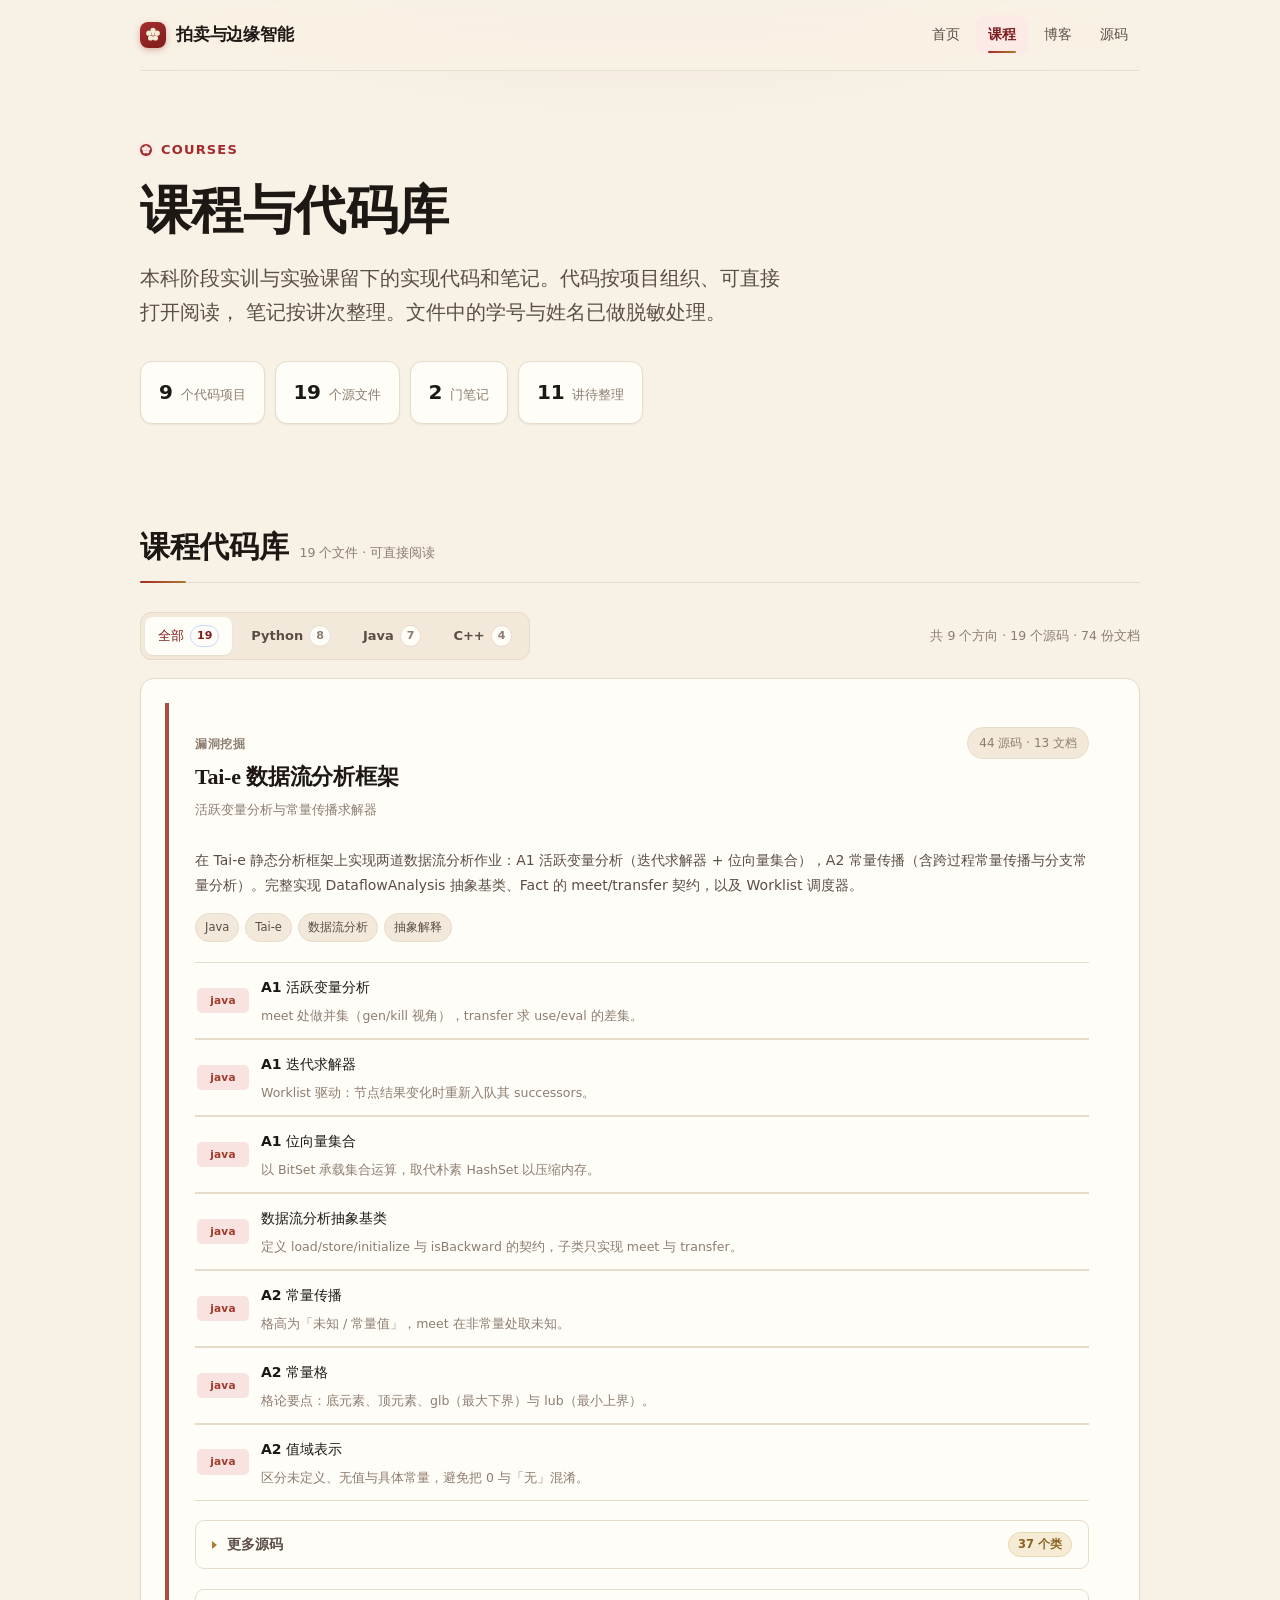
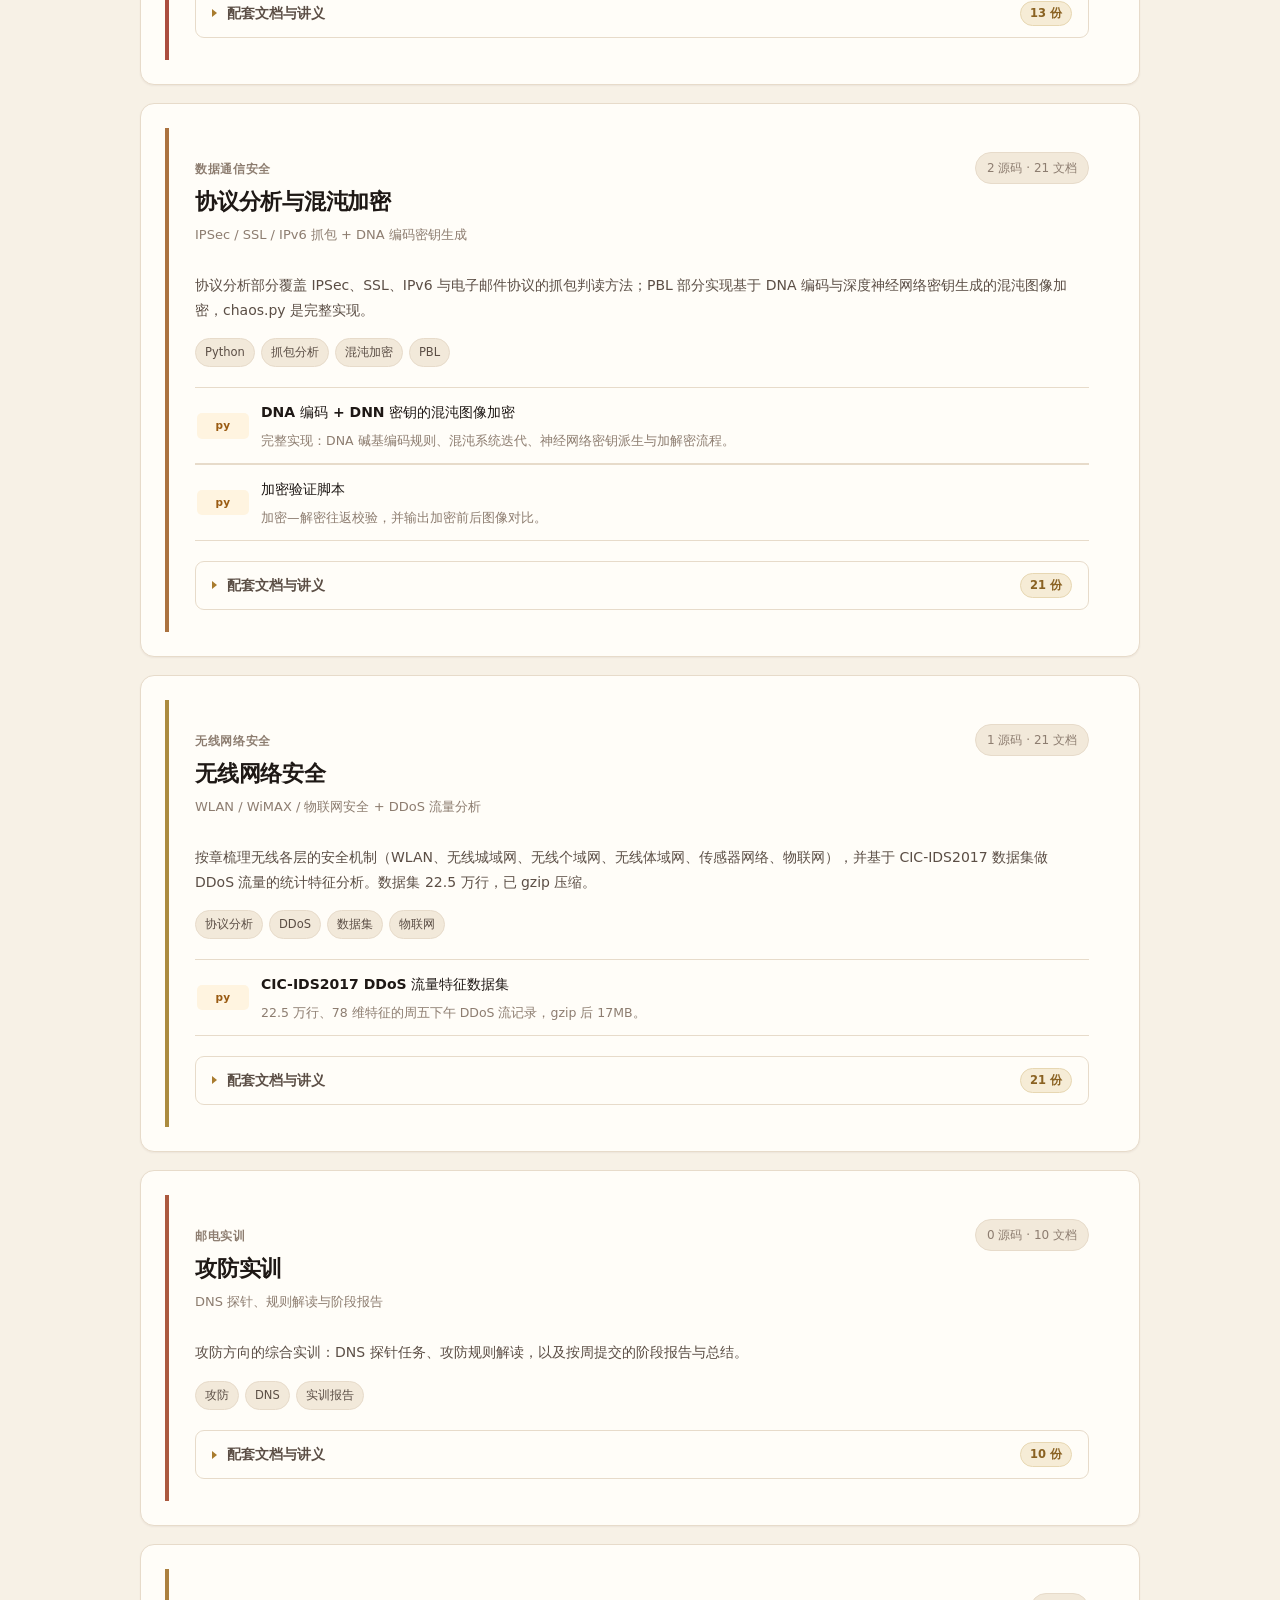
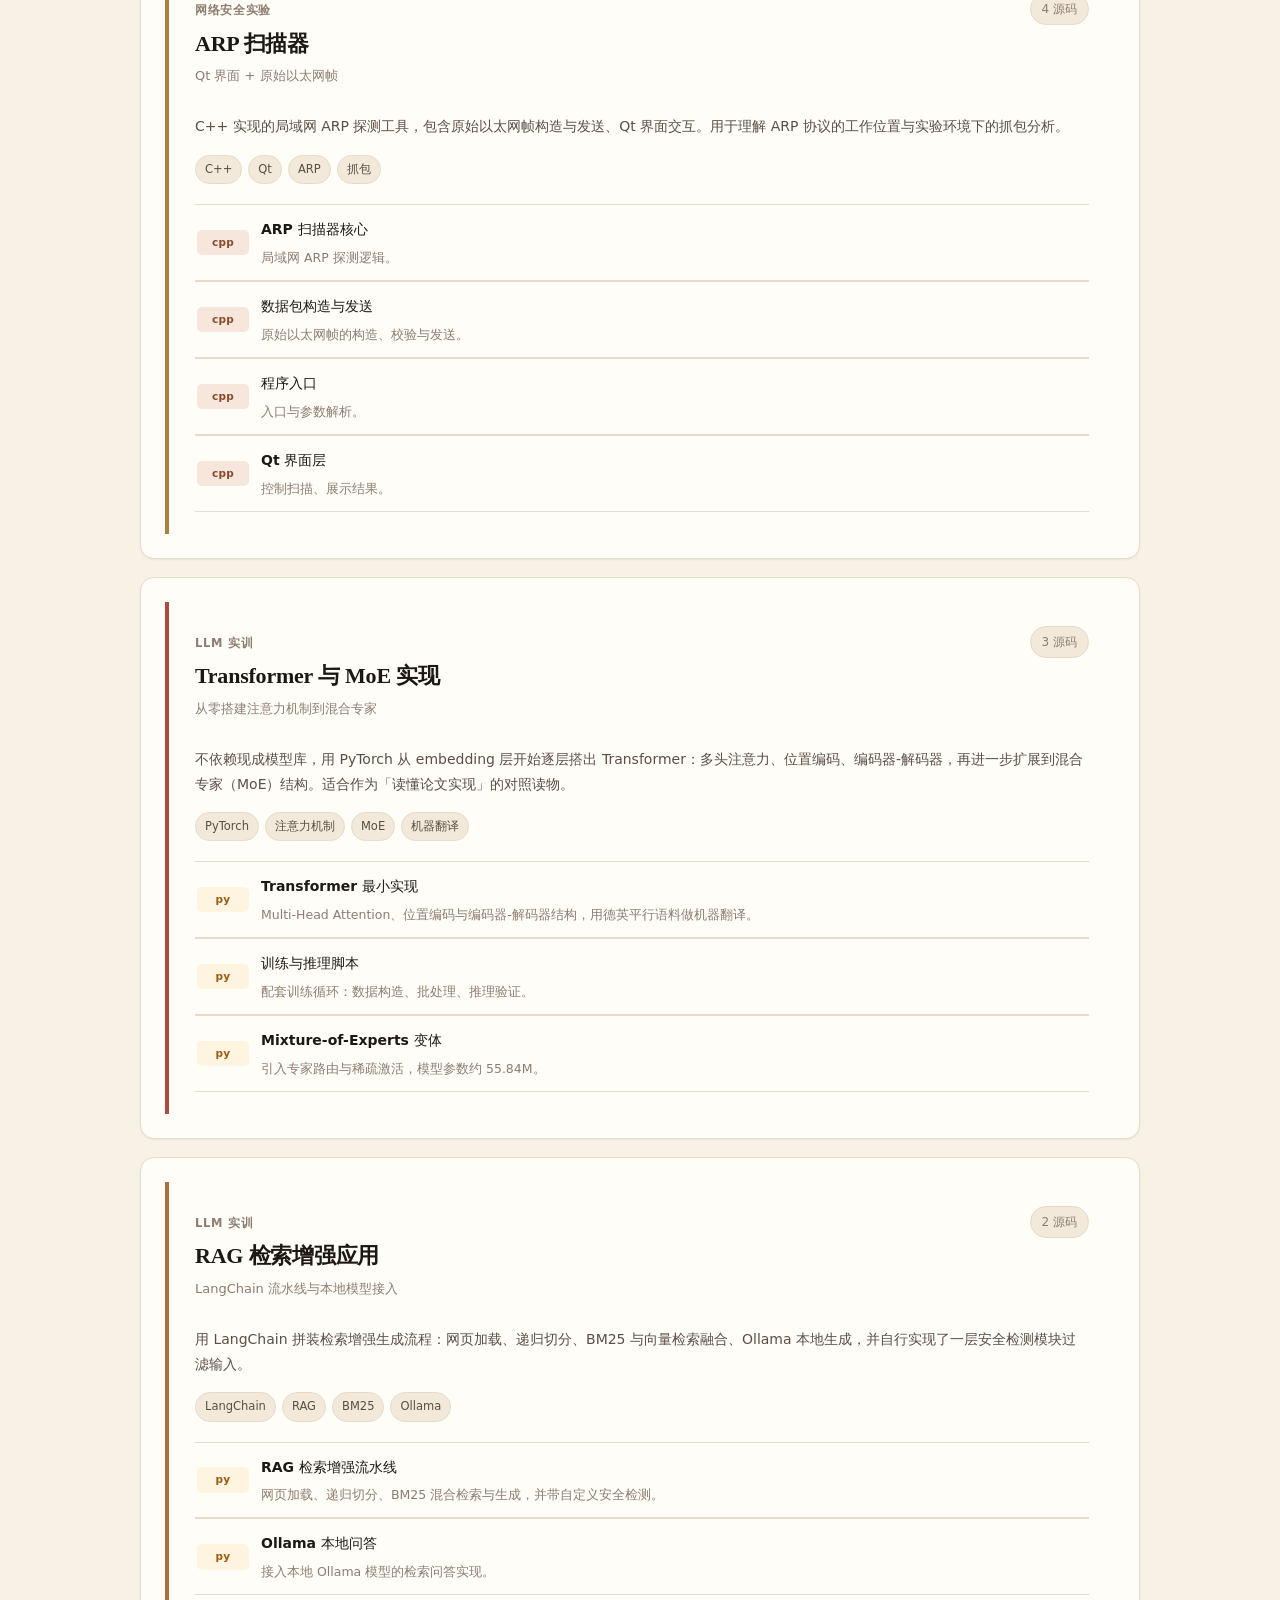
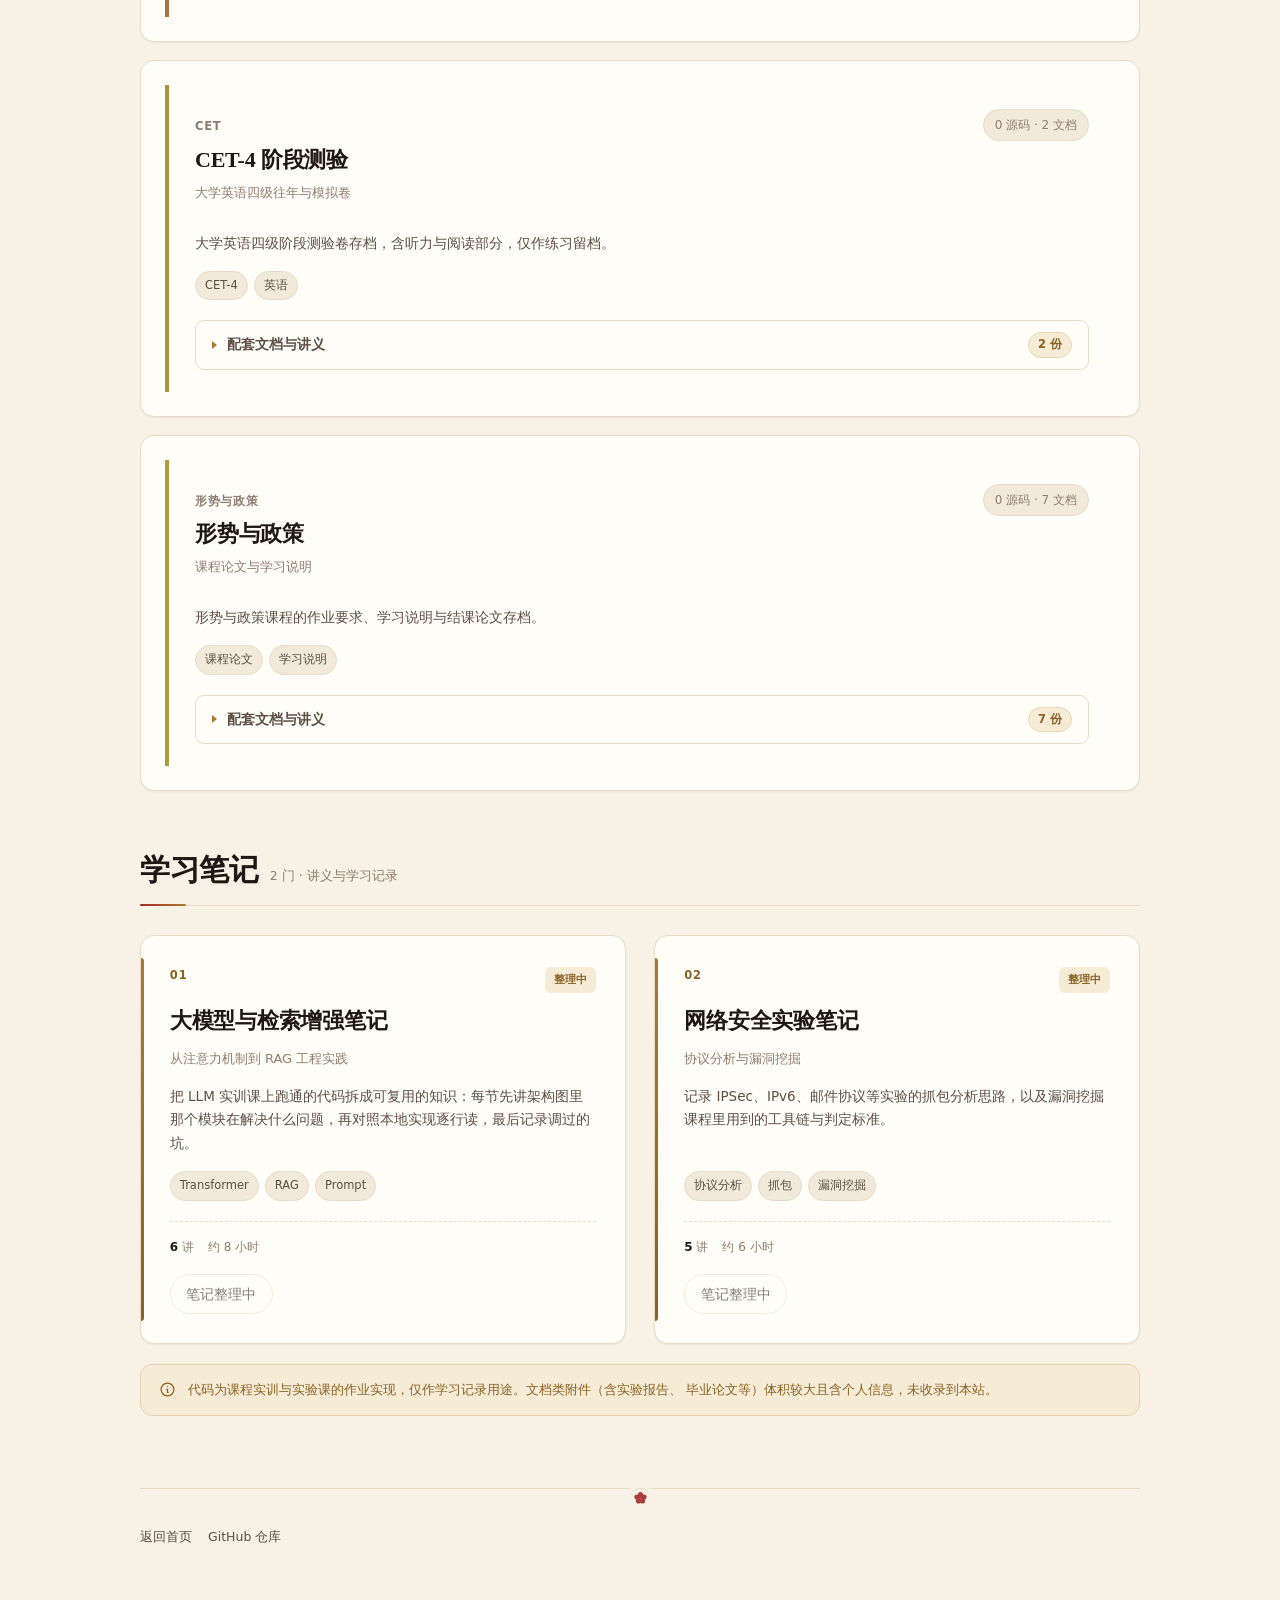
<file: courses/index.html>
<!DOCTYPE html><html lang="zh-CN"> <head><meta charset="utf-8"><meta name="viewport" content="width=device-width, initial-scale=1"><title>课程 · 拍卖与边缘智能</title><meta name="description" content="课程代码库与学习笔记：Transformer、MoE、RAG 与网络安全实验的实现与记录。"><link rel="canonical" href="https://sparrowren.github.io/courses/"><!-- Open Graph：分享到社交平台时带标题与摘要 --><meta property="og:type" content="website"><meta property="og:title" content="课程 · 拍卖与边缘智能"><meta property="og:description" content="课程代码库与学习笔记：Transformer、MoE、RAG 与网络安全实验的实现与记录。"><meta property="og:url" content="https://sparrowren.github.io/courses/"><meta name="twitter:card" content="summary"><!-- 站点图标：符纸底 + 绛红五瓣梅 --><link rel="icon" href="data:image/svg+xml,<svg xmlns='http://www.w3.org/2000/svg' viewBox='0 0 100 100'><defs><linearGradient id='g' x1='0' y1='0' x2='1' y2='1'><stop offset='0' stop-color='%23a32b2b'/><stop offset='1' stop-color='%237e1d1d'/></linearGradient></defs><rect width='100' height='100' rx='22' fill='url(%23g)'/><g fill='%23f6ecd6'><circle cx='50' cy='28' r='11'/><circle cx='70' cy='41' r='11'/><circle cx='62' cy='63' r='11'/><circle cx='38' cy='63' r='11'/><circle cx='30' cy='41' r='11'/></g><circle cx='50' cy='46' r='7' fill='%23a97c2f'/></svg>"><!--
      关键样式兜底：GitHub Pages 发布时 HTML 与 CSS 不是同一时刻上线，
      两者版本不一致的那几十秒里，浏览器会拿到 HTML 却拿不到新 CSS，
      页面就退化成「裸 HTML」（无字体、无留白、无按钮样式）。

      这里内联一份最小的排版样式（约 1KB），保证在外部 CSS 到达前
      页面就已经可读——不会出现完全无样式的裸文本。
      真正的样式仍由 global.css 覆盖，此处只是防闪。
    --><style>
      :root {
        --bg: #f7f1e6;
        --surface: #fffdf8;
        --surface-2: #f2e9da;
        --ink: #1e1815;
        --ink-2: #5b4e45;
        --ink-3: #8d7d70;
        --line: #e7dbca;
        --accent: #a32b2b;
        --accent-2: #7e1d1d;
        --accent-soft: #fbeae6;
        --gold-soft: #f6ecd6;
        --gold-2: #8a6222;
        --radius: 14px;
      }
      * {
        box-sizing: border-box;
      }
      body {
        margin: 0;
        background: var(--bg);
        color: var(--ink);
        font-family: 'Source Han Sans SC', 'Noto Sans SC', 'PingFang SC',
          'Microsoft YaHei', system-ui, sans-serif;
        font-size: 16px;
        line-height: 1.85;
        -webkit-font-smoothing: antialiased;
      }
      .wrap {
        max-width: 1080px;
        margin: 0 auto;
        padding: 0 24px 80px;
      }
      h1 {
        font-family: 'Source Han Serif SC', 'Noto Serif SC', 'Songti SC',
          Georgia, serif;
        font-size: clamp(2rem, 1.3rem + 3vw, 3.25rem);
        line-height: 1.16;
        letter-spacing: -0.01em;
        margin: 0 0 16px;
        word-break: keep-all;
      }
      h2,
      h3 {
        line-height: 1.4;
        word-break: keep-all;
      }
      a {
        color: inherit;
      }
      .nav {
        display: flex;
        align-items: center;
        justify-content: space-between;
        gap: 16px;
        padding: 15px 0;
        border-bottom: 1px solid var(--line);
        background: var(--bg);
      }
      .brand {
        display: flex;
        align-items: center;
        gap: 10px;
        font-weight: 640;
        text-decoration: none;
      }
      .brand .mark {
        width: 26px;
        height: 26px;
        border-radius: 8px;
        flex: none;
        background: linear-gradient(150deg, var(--accent), var(--accent-2));
      }
      .nav-links {
        display: flex;
        gap: 4px;
      }
      .nav-links a {
        color: var(--ink-2);
        text-decoration: none;
        font-size: 14px;
        padding: 7px 12px;
        border-radius: 9px;
      }
      .nav-links a:hover {
        color: var(--accent);
        background: var(--accent-soft);
      }
      .hero,
      .hero2 {
        padding: 56px 0 36px;
      }
      .eyebrow {
        display: inline-block;
        font-size: 13px;
        font-weight: 640;
        letter-spacing: 0.09em;
        color: var(--accent);
        text-transform: uppercase;
        margin-bottom: 16px;
      }
      .sub {
        color: var(--ink-2);
        font-size: 17px;
        line-height: 1.7;
        margin: 0 0 24px;
        max-width: 32em;
      }
      .stats,
      .cardstats,
      .cmeta {
        display: flex;
        gap: 14px;
        flex-wrap: wrap;
        font-size: 13px;
        color: var(--ink-3);
      }
      .sec {
        margin: 56px 0 20px;
        padding-bottom: 12px;
        border-bottom: 1px solid var(--line);
        display: flex;
        align-items: baseline;
        gap: 11px;
      }
      .sec h2 {
        font-family: 'Source Han Serif SC', 'Noto Serif SC', 'Songti SC',
          Georgia, serif;
        font-size: 26px;
        font-weight: 700;
        margin: 0;
      }
      .sec .count {
        font-size: 13px;
        color: var(--ink-3);
      }
      .grid,
      .course-grid,
      .proj-list {
        display: grid;
        grid-template-columns: repeat(auto-fit, minmax(min(100%, 20rem), 1fr));
        gap: 24px;
      }
      .card,
      .course,
      .proj,
      .list,
      .feats {
        background: var(--surface);
        border: 1px solid var(--line);
        border-radius: var(--radius);
        padding: 24px;
      }
      .card h3 {
        font-family: 'Source Han Serif SC', 'Noto Serif SC', 'Songti SC',
          Georgia, serif;
        font-size: 20px;
        line-height: 1.4;
        margin: 0 0 8px;
      }
      .card .en,
      .course .csub,
      .proj .csub {
        font-size: 13px;
        color: var(--ink-3);
        margin: 0 0 14px;
      }
      .card p.desc,
      .cdesc {
        font-size: 14px;
        line-height: 1.75;
        color: var(--ink-2);
        margin: 0 0 16px;
      }
      .meta,
      .tags,
      .btns,
      .filters {
        display: flex;
        gap: 8px;
        flex-wrap: wrap;
        align-items: center;
      }
      .btns {
        margin-top: auto;
      }
      .venue,
      .badge,
      .tag,
      .chip {
        font-size: 11.5px;
        font-weight: 640;
        padding: 3px 9px;
        border-radius: 6px;
        background: var(--gold-soft);
        color: var(--gold-2);
      }
      .tag {
        background: var(--surface-2);
        color: var(--ink-2);
        font-weight: 500;
      }
      .btn {
        display: inline-flex;
        align-items: center;
        gap: 6px;
        min-height: 40px;
        padding: 0.6em 1.15em;
        border-radius: 999px;
        font-family: inherit;
        font-size: 13.5px;
        font-weight: 550;
        text-decoration: none;
        background: var(--surface);
        border: 1px solid var(--line);
        color: var(--ink);
      }
      .btn.primary {
        background: var(--accent);
        border-color: var(--accent);
        color: #fff;
      }
      .btn[aria-disabled='true'] {
        opacity: 0.55;
      }
      .row,
      .file-link {
        display: flex;
        align-items: center;
        justify-content: space-between;
        gap: 16px;
        padding: 15px 0;
        border-bottom: 1px solid var(--line);
        text-decoration: none;
      }
      .row:last-child {
        border-bottom: none;
      }
      .row .t {
        font-weight: 550;
      }
      .row .s,
      .file-desc {
        font-size: 13px;
        color: var(--ink-3);
        margin-top: 3px;
      }
      .notice {
        background: var(--gold-soft);
        color: var(--gold-2);
        border-radius: 12px;
        padding: 14px 18px;
        font-size: 13px;
        line-height: 1.7;
        margin-top: 20px;
      }
      .cta-band {
        margin-top: 64px;
        border-radius: 18px;
        padding: 40px 44px;
        background: linear-gradient(126deg, #7e1d1d, #a32b2b 46%, #5c2a22);
        color: #fff;
      }
      .cta-band h2 {
        font-family: 'Source Han Serif SC', 'Noto Serif SC', 'Songti SC',
          Georgia, serif;
        font-size: 23px;
        margin: 0 0 10px;
      }
      .cta-band p {
        margin: 0 0 20px;
        font-size: 14px;
        line-height: 1.75;
        color: rgba(255, 245, 235, 0.85);
      }
      footer {
        margin-top: 64px;
        padding-top: 24px;
        border-top: 1px solid var(--line);
        font-size: 12.5px;
        color: var(--ink-3);
        line-height: 1.9;
      }
      .foot-links {
        display: flex;
        gap: 16px;
        flex-wrap: wrap;
        margin-top: 10px;
      }
      @media (max-width: 600px) {
        .wrap {
          padding: 0 16px 60px;
        }
      }
    </style><link rel="stylesheet" href="/_astro/index.CMqIL5qB.css"></head> <body> <div class="wrap">  <nav class="nav"><a class="brand" href="/"><span class="mark" aria-hidden="true"></span><span>拍卖与边缘智能</span></a><div class="nav-links"><a href="/">首页</a><a href="/courses/" aria-current="page">课程</a><a href="/blog/">博客</a><a href="https://github.com/sparrowren/sparrowren.github.io" target="_blank" rel="noopener">源码</a></div></nav> <header class="hero"> <div class="eyebrow">Courses</div> <h1>课程与代码库</h1> <p class="sub">
本科阶段实训与实验课留下的实现代码和笔记。代码按项目组织、可直接打开阅读，
      笔记按讲次整理。文件中的学号与姓名已做脱敏处理。
</p> <div class="stats"> <span class="stat"><b>9</b>个代码项目</span> <span class="stat"><b>19</b>个源文件</span> <span class="stat"><b>2</b>门笔记</span> <span class="stat"><b>11</b>讲待整理</span> </div> </header> <div class="sec"> <h2>课程代码库</h2> <span class="count">19 个文件 · 可直接阅读</span> </div> <style>astro-island,astro-slot,astro-static-slot{display:contents}</style><script>(()=>{var e=async t=>{await(await t())()};(self.Astro||(self.Astro={})).load=e;window.dispatchEvent(new Event("astro:load"));})();</script><script>(()=>{var A=Object.defineProperty;var g=(i,o,a)=>o in i?A(i,o,{enumerable:!0,configurable:!0,writable:!0,value:a}):i[o]=a;var d=(i,o,a)=>g(i,typeof o!="symbol"?o+"":o,a);{let i={0:t=>m(t),1:t=>a(t),2:t=>new RegExp(t),3:t=>new Date(t),4:t=>new Map(a(t)),5:t=>new Set(a(t)),6:t=>BigInt(t),7:t=>new URL(t),8:t=>new Uint8Array(t),9:t=>new Uint16Array(t),10:t=>new Uint32Array(t),11:t=>1/0*t},o=t=>{let[l,e]=t;return l in i?i[l](e):void 0},a=t=>t.map(o),m=t=>typeof t!="object"||t===null?t:Object.fromEntries(Object.entries(t).map(([l,e])=>[l,o(e)]));class y extends HTMLElement{constructor(){super(...arguments);d(this,"Component");d(this,"hydrator");d(this,"hydrate",async()=>{var b;if(!this.hydrator||!this.isConnected)return;let e=(b=this.parentElement)==null?void 0:b.closest("astro-island[ssr]");if(e){e.addEventListener("astro:hydrate",this.hydrate,{once:!0});return}let c=this.querySelectorAll("astro-slot"),n={},h=this.querySelectorAll("template[data-astro-template]");for(let r of h){let s=r.closest(this.tagName);s!=null&&s.isSameNode(this)&&(n[r.getAttribute("data-astro-template")||"default"]=r.innerHTML,r.remove())}for(let r of c){let s=r.closest(this.tagName);s!=null&&s.isSameNode(this)&&(n[r.getAttribute("name")||"default"]=r.innerHTML)}let p;try{p=this.hasAttribute("props")?m(JSON.parse(this.getAttribute("props"))):{}}catch(r){let s=this.getAttribute("component-url")||"<unknown>",v=this.getAttribute("component-export");throw v&&(s+=` (export ${v})`),console.error(`[hydrate] Error parsing props for component ${s}`,this.getAttribute("props"),r),r}let u;await this.hydrator(this)(this.Component,p,n,{client:this.getAttribute("client")}),this.removeAttribute("ssr"),this.dispatchEvent(new CustomEvent("astro:hydrate"))});d(this,"unmount",()=>{this.isConnected||this.dispatchEvent(new CustomEvent("astro:unmount"))})}disconnectedCallback(){document.removeEventListener("astro:after-swap",this.unmount),document.addEventListener("astro:after-swap",this.unmount,{once:!0})}connectedCallback(){if(!this.hasAttribute("await-children")||document.readyState==="interactive"||document.readyState==="complete")this.childrenConnectedCallback();else{let e=()=>{document.removeEventListener("DOMContentLoaded",e),c.disconnect(),this.childrenConnectedCallback()},c=new MutationObserver(()=>{var n;((n=this.lastChild)==null?void 0:n.nodeType)===Node.COMMENT_NODE&&this.lastChild.nodeValue==="astro:end"&&(this.lastChild.remove(),e())});c.observe(this,{childList:!0}),document.addEventListener("DOMContentLoaded",e)}}async childrenConnectedCallback(){let e=this.getAttribute("before-hydration-url");e&&await import(e),this.start()}async start(){let e=JSON.parse(this.getAttribute("opts")),c=this.getAttribute("client");if(Astro[c]===void 0){window.addEventListener(`astro:${c}`,()=>this.start(),{once:!0});return}try{await Astro[c](async()=>{let n=this.getAttribute("renderer-url"),[h,{default:p}]=await Promise.all([import(this.getAttribute("component-url")),n?import(n):()=>()=>{}]),u=this.getAttribute("component-export")||"default";if(!u.includes("."))this.Component=h[u];else{this.Component=h;for(let f of u.split("."))this.Component=this.Component[f]}return this.hydrator=p,this.hydrate},e,this)}catch(n){console.error(`[astro-island] Error hydrating ${this.getAttribute("component-url")}`,n)}}attributeChangedCallback(){this.hydrate()}}d(y,"observedAttributes",["props"]),customElements.get("astro-island")||customElements.define("astro-island",y)}})();</script><astro-island uid="Z22CIe1" prefix="r3" component-url="/_astro/CodeLibrary.DPmt0PGh.js" component-export="default" renderer-url="/_astro/client.LGetASx6.js" props="{&quot;projects&quot;:[1,[[0,{&quot;id&quot;:[0,&quot;vuln-taie&quot;],&quot;title&quot;:[0,&quot;Tai-e 数据流分析框架&quot;],&quot;subtitle&quot;:[0,&quot;活跃变量分析与常量传播求解器&quot;],&quot;course&quot;:[0,&quot;漏洞挖掘&quot;],&quot;desc&quot;:[0,&quot;在 Tai-e 静态分析框架上实现两道数据流分析作业：A1 活跃变量分析（迭代求解器 + 位向量集合），A2 常量传播（含跨过程常量传播与分支常量分析）。完整实现 DataflowAnalysis 抽象基类、Fact 的 meet/transfer 契约，以及 Worklist 调度器。&quot;],&quot;hue&quot;:[0,8],&quot;tags&quot;:[1,[[0,&quot;Java&quot;],[0,&quot;Tai-e&quot;],[0,&quot;数据流分析&quot;],[0,&quot;抽象解释&quot;]]],&quot;files&quot;:[1,[[0,{&quot;path&quot;:[0,&quot;vuln/tai-e/A1/LiveVariableAnalysis.java&quot;],&quot;title&quot;:[0,&quot;A1 活跃变量分析&quot;],&quot;desc&quot;:[0,&quot;meet 处做并集（gen/kill 视角），transfer 求 use/eval 的差集。&quot;],&quot;lang&quot;:[0,&quot;java&quot;]}],[0,{&quot;path&quot;:[0,&quot;vuln/tai-e/A1/IterativeSolver.java&quot;],&quot;title&quot;:[0,&quot;A1 迭代求解器&quot;],&quot;desc&quot;:[0,&quot;Worklist 驱动：节点结果变化时重新入队其 successors。&quot;],&quot;lang&quot;:[0,&quot;java&quot;]}],[0,{&quot;path&quot;:[0,&quot;vuln/tai-e/A1/SetFact.java&quot;],&quot;title&quot;:[0,&quot;A1 位向量集合&quot;],&quot;desc&quot;:[0,&quot;以 BitSet 承载集合运算，取代朴素 HashSet 以压缩内存。&quot;],&quot;lang&quot;:[0,&quot;java&quot;]}],[0,{&quot;path&quot;:[0,&quot;vuln/tai-e/A1/DataflowAnalysis.java&quot;],&quot;title&quot;:[0,&quot;数据流分析抽象基类&quot;],&quot;desc&quot;:[0,&quot;定义 load/store/initialize 与 isBackward 的契约，子类只实现 meet 与 transfer。&quot;],&quot;lang&quot;:[0,&quot;java&quot;]}],[0,{&quot;path&quot;:[0,&quot;vuln/tai-e/A2/ConstantPropagation.java&quot;],&quot;title&quot;:[0,&quot;A2 常量传播&quot;],&quot;desc&quot;:[0,&quot;格高为「未知 / 常量值」，meet 在非常量处取未知。&quot;],&quot;lang&quot;:[0,&quot;java&quot;]}],[0,{&quot;path&quot;:[0,&quot;vuln/tai-e/A2/CPFact.java&quot;],&quot;title&quot;:[0,&quot;A2 常量格&quot;],&quot;desc&quot;:[0,&quot;格论要点：底元素、顶元素、glb（最大下界）与 lub（最小上界）。&quot;],&quot;lang&quot;:[0,&quot;java&quot;]}],[0,{&quot;path&quot;:[0,&quot;vuln/tai-e/A2/Value.java&quot;],&quot;title&quot;:[0,&quot;A2 值域表示&quot;],&quot;desc&quot;:[0,&quot;区分未定义、无值与具体常量，避免把 0 与「无」混淆。&quot;],&quot;lang&quot;:[0,&quot;java&quot;]}]]],&quot;allFiles&quot;:[1,[[0,{&quot;path&quot;:[0,&quot;vuln/tai-e/A1/AbstractDataflowAnalysis.java&quot;],&quot;title&quot;:[0,&quot;AbstractDataflowAnalysis.java&quot;],&quot;desc&quot;:[0,&quot;抽象数据流分析的骨架，实现 load/store/initialize 与线程安全的 getResult。&quot;],&quot;lang&quot;:[0,&quot;java&quot;]}],[0,{&quot;path&quot;:[0,&quot;vuln/tai-e/A1/Assignment.java&quot;],&quot;title&quot;:[0,&quot;Assignment.java&quot;],&quot;desc&quot;:[0,&quot;赋值语句，同时作为 def-use 链的起点。&quot;],&quot;lang&quot;:[0,&quot;java&quot;]}],[0,{&quot;path&quot;:[0,&quot;vuln/tai-e/A1/CFG.java&quot;],&quot;title&quot;:[0,&quot;CFG.java&quot;],&quot;desc&quot;:[0,&quot;控制流图，节点为 Stmt，边表示可能的执行顺序。&quot;],&quot;lang&quot;:[0,&quot;java&quot;]}],[0,{&quot;path&quot;:[0,&quot;vuln/tai-e/A1/CallGraphBuilder.java&quot;],&quot;title&quot;:[0,&quot;CallGraphBuilder.java&quot;],&quot;desc&quot;:[0,&quot;构建调用图，为跨过程常量传播提供被调函数集合。&quot;],&quot;lang&quot;:[0,&quot;java&quot;]}],[0,{&quot;path&quot;:[0,&quot;vuln/tai-e/A1/DataflowAnalysis.java&quot;],&quot;title&quot;:[0,&quot;DataflowAnalysis.java&quot;],&quot;desc&quot;:[0,&quot;数据流分析抽象基类，定义 meet/transfer/newBoundary/initialize 契约。&quot;],&quot;lang&quot;:[0,&quot;java&quot;]}],[0,{&quot;path&quot;:[0,&quot;vuln/tai-e/A1/DataflowResult.java&quot;],&quot;title&quot;:[0,&quot;DataflowResult.java&quot;],&quot;desc&quot;:[0,&quot;保存每个 CFG 节点的分析结果，并提供可视化入口。&quot;],&quot;lang&quot;:[0,&quot;java&quot;]}],[0,{&quot;path&quot;:[0,&quot;vuln/tai-e/A1/Exp.java&quot;],&quot;title&quot;:[0,&quot;Exp.java&quot;],&quot;desc&quot;:[0,&quot;表达式基类，提供 useSet（活跃变量分析的关键）。&quot;],&quot;lang&quot;:[0,&quot;java&quot;]}],[0,{&quot;path&quot;:[0,&quot;vuln/tai-e/A1/Graph.java&quot;],&quot;title&quot;:[0,&quot;Graph.java&quot;],&quot;desc&quot;:[0,&quot;图接口，Tai-e 中 CFG 与调用图共用。&quot;],&quot;lang&quot;:[0,&quot;java&quot;]}],[0,{&quot;path&quot;:[0,&quot;vuln/tai-e/A1/IterativeSolver.java&quot;],&quot;title&quot;:[0,&quot;IterativeSolver.java&quot;],&quot;desc&quot;:[0,&quot;A1 迭代求解器，Worklist 驱动直到不动点。&quot;],&quot;lang&quot;:[0,&quot;java&quot;]}],[0,{&quot;path&quot;:[0,&quot;vuln/tai-e/A1/LiveVariableAnalysis.java&quot;],&quot;title&quot;:[0,&quot;LiveVariableAnalysis.java&quot;],&quot;desc&quot;:[0,&quot;A1 主体：后向分析，meet 并集，kill 定义点、gen 使用点。&quot;],&quot;lang&quot;:[0,&quot;java&quot;]}],[0,{&quot;path&quot;:[0,&quot;vuln/tai-e/A1/NodeResult.java&quot;],&quot;title&quot;:[0,&quot;NodeResult.java&quot;],&quot;desc&quot;:[0,&quot;单个 CFG 节点上的分析结果容器。&quot;],&quot;lang&quot;:[0,&quot;java&quot;]}],[0,{&quot;path&quot;:[0,&quot;vuln/tai-e/A1/ResultProcessor.java&quot;],&quot;title&quot;:[0,&quot;ResultProcessor.java&quot;],&quot;desc&quot;:[0,&quot;结果处理器，驱动分析与结果输出。&quot;],&quot;lang&quot;:[0,&quot;java&quot;]}],[0,{&quot;path&quot;:[0,&quot;vuln/tai-e/A1/SetFact.java&quot;],&quot;title&quot;:[0,&quot;SetFact.java&quot;],&quot;desc&quot;:[0,&quot;基于 BitSet 的集合 Fact，活跃变量用它表示变量集合。&quot;],&quot;lang&quot;:[0,&quot;java&quot;]}],[0,{&quot;path&quot;:[0,&quot;vuln/tai-e/A1/Solver.java&quot;],&quot;title&quot;:[0,&quot;Solver.java&quot;],&quot;desc&quot;:[0,&quot;求解器接口，约定 initialize 与 doSolve。&quot;],&quot;lang&quot;:[0,&quot;java&quot;]}],[0,{&quot;path&quot;:[0,&quot;vuln/tai-e/A1/Stmt.java&quot;],&quot;title&quot;:[0,&quot;Stmt.java&quot;],&quot;desc&quot;:[0,&quot;语句基类，定义 use/def 与 canFallThrough。&quot;],&quot;lang&quot;:[0,&quot;java&quot;]}],[0,{&quot;path&quot;:[0,&quot;vuln/tai-e/A1/StmtResult.java&quot;],&quot;title&quot;:[0,&quot;StmtResult.java&quot;],&quot;desc&quot;:[0,&quot;语句级结果，供后端消费。&quot;],&quot;lang&quot;:[0,&quot;java&quot;]}],[0,{&quot;path&quot;:[0,&quot;vuln/tai-e/A1/Var.java&quot;],&quot;title&quot;:[0,&quot;Var.java&quot;],&quot;desc&quot;:[0,&quot;变量，活跃变量分析与常量传播的基本元素。&quot;],&quot;lang&quot;:[0,&quot;java&quot;]}],[0,{&quot;path&quot;:[0,&quot;vuln/tai-e/A2/AbstractDataflowAnalysis.java&quot;],&quot;title&quot;:[0,&quot;AbstractDataflowAnalysis.java&quot;],&quot;desc&quot;:[0,&quot;抽象数据流分析的骨架，实现 load/store/initialize 与线程安全的 getResult。&quot;],&quot;lang&quot;:[0,&quot;java&quot;]}],[0,{&quot;path&quot;:[0,&quot;vuln/tai-e/A2/ArithmeticExp.java&quot;],&quot;title&quot;:[0,&quot;ArithmeticExp.java&quot;],&quot;desc&quot;:[0,&quot;四则运算表达式节点，transfer 时求值。&quot;],&quot;lang&quot;:[0,&quot;java&quot;]}],[0,{&quot;path&quot;:[0,&quot;vuln/tai-e/A2/Assignment.java&quot;],&quot;title&quot;:[0,&quot;Assignment.java&quot;],&quot;desc&quot;:[0,&quot;赋值语句，同时作为 def-use 链的起点。&quot;],&quot;lang&quot;:[0,&quot;java&quot;]}],[0,{&quot;path&quot;:[0,&quot;vuln/tai-e/A2/BinaryExp.java&quot;],&quot;title&quot;:[0,&quot;BinaryExp.java&quot;],&quot;desc&quot;:[0,&quot;二元运算表达式基类，ConstantPropagation 中按运算符分派。&quot;],&quot;lang&quot;:[0,&quot;java&quot;]}],[0,{&quot;path&quot;:[0,&quot;vuln/tai-e/A2/BitwiseExp.java&quot;],&quot;title&quot;:[0,&quot;BitwiseExp.java&quot;],&quot;desc&quot;:[0,&quot;位运算表达式，与常量传播的「非常量」判定相关。&quot;],&quot;lang&quot;:[0,&quot;java&quot;]}],[0,{&quot;path&quot;:[0,&quot;vuln/tai-e/A2/CFG.java&quot;],&quot;title&quot;:[0,&quot;CFG.java&quot;],&quot;desc&quot;:[0,&quot;控制流图，节点为 Stmt，边表示可能的执行顺序。&quot;],&quot;lang&quot;:[0,&quot;java&quot;]}],[0,{&quot;path&quot;:[0,&quot;vuln/tai-e/A2/CPFact.java&quot;],&quot;title&quot;:[0,&quot;CPFact.java&quot;],&quot;desc&quot;:[0,&quot;常量传播的格：变量→值 的映射，含 unreachable 集合。&quot;],&quot;lang&quot;:[0,&quot;java&quot;]}],[0,{&quot;path&quot;:[0,&quot;vuln/tai-e/A2/CallGraphBuilder.java&quot;],&quot;title&quot;:[0,&quot;CallGraphBuilder.java&quot;],&quot;desc&quot;:[0,&quot;构建调用图，为跨过程常量传播提供被调函数集合。&quot;],&quot;lang&quot;:[0,&quot;java&quot;]}],[0,{&quot;path&quot;:[0,&quot;vuln/tai-e/A2/ConditionExp.java&quot;],&quot;title&quot;:[0,&quot;ConditionExp.java&quot;],&quot;desc&quot;:[0,&quot;条件表达式，分支常量分析据此判断两边是否冲突。&quot;],&quot;lang&quot;:[0,&quot;java&quot;]}],[0,{&quot;path&quot;:[0,&quot;vuln/tai-e/A2/ConstantPropagation.java&quot;],&quot;title&quot;:[0,&quot;ConstantPropagation.java&quot;],&quot;desc&quot;:[0,&quot;A2 主体：前向分析，meet 取交，transfer 做常量求值。&quot;],&quot;lang&quot;:[0,&quot;java&quot;]}],[0,{&quot;path&quot;:[0,&quot;vuln/tai-e/A2/DataflowAnalysis.java&quot;],&quot;title&quot;:[0,&quot;DataflowAnalysis.java&quot;],&quot;desc&quot;:[0,&quot;数据流分析抽象基类，定义 meet/transfer/newBoundary/initialize 契约。&quot;],&quot;lang&quot;:[0,&quot;java&quot;]}],[0,{&quot;path&quot;:[0,&quot;vuln/tai-e/A2/DataflowResult.java&quot;],&quot;title&quot;:[0,&quot;DataflowResult.java&quot;],&quot;desc&quot;:[0,&quot;保存每个 CFG 节点的分析结果，并提供可视化入口。&quot;],&quot;lang&quot;:[0,&quot;java&quot;]}],[0,{&quot;path&quot;:[0,&quot;vuln/tai-e/A2/DefinitionStmt.java&quot;],&quot;title&quot;:[0,&quot;DefinitionStmt.java&quot;],&quot;desc&quot;:[0,&quot;定义语句，标记变量被赋值的位置。&quot;],&quot;lang&quot;:[0,&quot;java&quot;]}],[0,{&quot;path&quot;:[0,&quot;vuln/tai-e/A2/Exp.java&quot;],&quot;title&quot;:[0,&quot;Exp.java&quot;],&quot;desc&quot;:[0,&quot;表达式基类，提供 useSet（活跃变量分析的关键）。&quot;],&quot;lang&quot;:[0,&quot;java&quot;]}],[0,{&quot;path&quot;:[0,&quot;vuln/tai-e/A2/Graph.java&quot;],&quot;title&quot;:[0,&quot;Graph.java&quot;],&quot;desc&quot;:[0,&quot;图接口，Tai-e 中 CFG 与调用图共用。&quot;],&quot;lang&quot;:[0,&quot;java&quot;]}],[0,{&quot;path&quot;:[0,&quot;vuln/tai-e/A2/IR.java&quot;],&quot;title&quot;:[0,&quot;IR.java&quot;],&quot;desc&quot;:[0,&quot;中间表示，Tai-e 自己的 IR 而非编译器前端。&quot;],&quot;lang&quot;:[0,&quot;java&quot;]}],[0,{&quot;path&quot;:[0,&quot;vuln/tai-e/A2/IntLiteral.java&quot;],&quot;title&quot;:[0,&quot;IntLiteral.java&quot;],&quot;desc&quot;:[0,&quot;整数字面量，ConstantPropagation 的终止条件之一。&quot;],&quot;lang&quot;:[0,&quot;java&quot;]}],[0,{&quot;path&quot;:[0,&quot;vuln/tai-e/A2/MapFact.java&quot;],&quot;title&quot;:[0,&quot;MapFact.java&quot;],&quot;desc&quot;:[0,&quot;基于 Map 的 Fact 实现，ConstantPropagation 用它存变量→值。&quot;],&quot;lang&quot;:[0,&quot;java&quot;]}],[0,{&quot;path&quot;:[0,&quot;vuln/tai-e/A2/NodeResult.java&quot;],&quot;title&quot;:[0,&quot;NodeResult.java&quot;],&quot;desc&quot;:[0,&quot;单个 CFG 节点上的分析结果容器。&quot;],&quot;lang&quot;:[0,&quot;java&quot;]}],[0,{&quot;path&quot;:[0,&quot;vuln/tai-e/A2/ResultProcessor.java&quot;],&quot;title&quot;:[0,&quot;ResultProcessor.java&quot;],&quot;desc&quot;:[0,&quot;结果处理器，驱动分析与结果输出。&quot;],&quot;lang&quot;:[0,&quot;java&quot;]}],[0,{&quot;path&quot;:[0,&quot;vuln/tai-e/A2/ShiftExp.java&quot;],&quot;title&quot;:[0,&quot;ShiftExp.java&quot;],&quot;desc&quot;:[0,&quot;移位表达式，isShift 常量传播需特判。&quot;],&quot;lang&quot;:[0,&quot;java&quot;]}],[0,{&quot;path&quot;:[0,&quot;vuln/tai-e/A2/Solver.java&quot;],&quot;title&quot;:[0,&quot;Solver.java&quot;],&quot;desc&quot;:[0,&quot;求解器接口，约定 initialize 与 doSolve。&quot;],&quot;lang&quot;:[0,&quot;java&quot;]}],[0,{&quot;path&quot;:[0,&quot;vuln/tai-e/A2/Stmt.java&quot;],&quot;title&quot;:[0,&quot;Stmt.java&quot;],&quot;desc&quot;:[0,&quot;语句基类，定义 use/def 与 canFallThrough。&quot;],&quot;lang&quot;:[0,&quot;java&quot;]}],[0,{&quot;path&quot;:[0,&quot;vuln/tai-e/A2/StmtResult.java&quot;],&quot;title&quot;:[0,&quot;StmtResult.java&quot;],&quot;desc&quot;:[0,&quot;语句级结果，供后端消费。&quot;],&quot;lang&quot;:[0,&quot;java&quot;]}],[0,{&quot;path&quot;:[0,&quot;vuln/tai-e/A2/Value.java&quot;],&quot;title&quot;:[0,&quot;Value.java&quot;],&quot;desc&quot;:[0,&quot;值域表示：未定义 / 无值 / 具体常量三态。&quot;],&quot;lang&quot;:[0,&quot;java&quot;]}],[0,{&quot;path&quot;:[0,&quot;vuln/tai-e/A2/Var.java&quot;],&quot;title&quot;:[0,&quot;Var.java&quot;],&quot;desc&quot;:[0,&quot;变量，活跃变量分析与常量传播的基本元素。&quot;],&quot;lang&quot;:[0,&quot;java&quot;]}],[0,{&quot;path&quot;:[0,&quot;vuln/tai-e/A2/WorkListSolver.java&quot;],&quot;title&quot;:[0,&quot;WorkListSolver.java&quot;],&quot;desc&quot;:[0,&quot;A2 求解器，Worklist 优化版，合并同一节点的多项入队。&quot;],&quot;lang&quot;:[0,&quot;java&quot;]}]]],&quot;docs&quot;:[1,[[0,{&quot;path&quot;:[0,&quot;vuln/docs/Advanced Topics _ Online Z3 Guide.pdf&quot;],&quot;title&quot;:[0,&quot;Advanced Topics   Online Z3 Guide&quot;],&quot;ext&quot;:[0,&quot;pdf&quot;],&quot;kb&quot;:[0,1332]}],[0,{&quot;path&quot;:[0,&quot;vuln/docs/Introduction _ Online Z3 Guide.pdf&quot;],&quot;title&quot;:[0,&quot;Introduction   Online Z3 Guide&quot;],&quot;ext&quot;:[0,&quot;pdf&quot;],&quot;kb&quot;:[0,2084]}],[0,{&quot;path&quot;:[0,&quot;vuln/docs/作业 1：活跃变量分析和迭代求解器 _ Tai-e.pdf&quot;],&quot;title&quot;:[0,&quot;作业 1：活跃变量分析和迭代求解器   Tai-e&quot;],&quot;ext&quot;:[0,&quot;pdf&quot;],&quot;kb&quot;:[0,1353]}],[0,{&quot;path&quot;:[0,&quot;vuln/docs/作业 2：常量传播和 Worklist 求解器 _ Tai-e.pdf&quot;],&quot;title&quot;:[0,&quot;作业 2：常量传播和 Worklist 求解器   Tai-e&quot;],&quot;ext&quot;:[0,&quot;pdf&quot;],&quot;kb&quot;:[0,1340]}],[0,{&quot;path&quot;:[0,&quot;vuln/docs/参赛者-突破语义鸿沟.pdf&quot;],&quot;title&quot;:[0,&quot;参赛者-突破语义鸿沟&quot;],&quot;ext&quot;:[0,&quot;pdf&quot;],&quot;kb&quot;:[0,291]}],[0,{&quot;path&quot;:[0,&quot;vuln/docs/参赛者-约束求解器学习笔记.pdf&quot;],&quot;title&quot;:[0,&quot;参赛者-约束求解器学习笔记&quot;],&quot;ext&quot;:[0,&quot;pdf&quot;],&quot;kb&quot;:[0,1118]}],[0,{&quot;path&quot;:[0,&quot;vuln/docs/参赛者-计算机2202-读书笔记.pdf&quot;],&quot;title&quot;:[0,&quot;参赛者-计算机2202-读书笔记&quot;],&quot;ext&quot;:[0,&quot;pdf&quot;],&quot;kb&quot;:[0,384]}],[0,{&quot;path&quot;:[0,&quot;vuln/docs/基于LLM技术进行软件漏洞分析挖掘的技术发展现状调研报告.pdf&quot;],&quot;title&quot;:[0,&quot;基于LLM技术进行软件漏洞分析挖掘的技术发展现状调研报告&quot;],&quot;ext&quot;:[0,&quot;pdf&quot;],&quot;kb&quot;:[0,350]}],[0,{&quot;path&quot;:[0,&quot;vuln/docs/漏洞挖掘与数据分析.pdf&quot;],&quot;title&quot;:[0,&quot;漏洞挖掘与数据分析&quot;],&quot;ext&quot;:[0,&quot;pdf&quot;],&quot;kb&quot;:[0,23348]}],[0,{&quot;path&quot;:[0,&quot;vuln/docs/软件漏洞分析与挖掘实验报告.pdf&quot;],&quot;title&quot;:[0,&quot;软件漏洞分析与挖掘实验报告&quot;],&quot;ext&quot;:[0,&quot;pdf&quot;],&quot;kb&quot;:[0,943]}],[0,{&quot;path&quot;:[0,&quot;vuln/docs/基于LLM技术进行软件漏洞分析挖掘的技术发展现状调研报告.docx&quot;],&quot;title&quot;:[0,&quot;基于LLM技术进行软件漏洞分析挖掘的技术发展现状调研报告&quot;],&quot;ext&quot;:[0,&quot;docx&quot;],&quot;kb&quot;:[0,24]}],[0,{&quot;path&quot;:[0,&quot;vuln/docs/突破语义鸿沟.docx&quot;],&quot;title&quot;:[0,&quot;突破语义鸿沟&quot;],&quot;ext&quot;:[0,&quot;docx&quot;],&quot;kb&quot;:[0,23]}],[0,{&quot;path&quot;:[0,&quot;vuln/docs/综述.docx&quot;],&quot;title&quot;:[0,&quot;综述&quot;],&quot;ext&quot;:[0,&quot;docx&quot;],&quot;kb&quot;:[0,23]}]]]}],[0,{&quot;id&quot;:[0,&quot;comm-security&quot;],&quot;title&quot;:[0,&quot;协议分析与混沌加密&quot;],&quot;subtitle&quot;:[0,&quot;IPSec / SSL / IPv6 抓包 + DNA 编码密钥生成&quot;],&quot;course&quot;:[0,&quot;数据通信安全&quot;],&quot;desc&quot;:[0,&quot;协议分析部分覆盖 IPSec、SSL、IPv6 与电子邮件协议的抓包判读方法；PBL 部分实现基于 DNA 编码与深度神经网络密钥生成的混沌图像加密，chaos.py 是完整实现。&quot;],&quot;hue&quot;:[0,28],&quot;tags&quot;:[1,[[0,&quot;Python&quot;],[0,&quot;抓包分析&quot;],[0,&quot;混沌加密&quot;],[0,&quot;PBL&quot;]]],&quot;files&quot;:[1,[[0,{&quot;path&quot;:[0,&quot;comm-security/chaos.py&quot;],&quot;title&quot;:[0,&quot;DNA 编码 + DNN 密钥的混沌图像加密&quot;],&quot;desc&quot;:[0,&quot;完整实现：DNA 碱基编码规则、混沌系统迭代、神经网络密钥派生与加解密流程。&quot;],&quot;lang&quot;:[0,&quot;python&quot;]}],[0,{&quot;path&quot;:[0,&quot;comm-security/test2.py&quot;],&quot;title&quot;:[0,&quot;加密验证脚本&quot;],&quot;desc&quot;:[0,&quot;加密—解密往返校验，并输出加密前后图像对比。&quot;],&quot;lang&quot;:[0,&quot;python&quot;]}]]],&quot;docs&quot;:[1,[[0,{&quot;path&quot;:[0,&quot;comm-security/Lena.png&quot;],&quot;title&quot;:[0,&quot;测试原图 Lena（512×512 灰度）&quot;],&quot;ext&quot;:[0,&quot;png&quot;],&quot;kb&quot;:[0,289]}],[0,{&quot;path&quot;:[0,&quot;comm-security/test.png&quot;],&quot;title&quot;:[0,&quot;加密效果对比图 1&quot;],&quot;ext&quot;:[0,&quot;png&quot;],&quot;kb&quot;:[0,790]}],[0,{&quot;path&quot;:[0,&quot;comm-security/test112.png&quot;],&quot;title&quot;:[0,&quot;加密效果对比图 2&quot;],&quot;ext&quot;:[0,&quot;png&quot;],&quot;kb&quot;:[0,22]}],[0,{&quot;path&quot;:[0,&quot;comm-security/test111.png&quot;],&quot;title&quot;:[0,&quot;解密还原结果&quot;],&quot;ext&quot;:[0,&quot;png&quot;],&quot;kb&quot;:[0,1]}],[0,{&quot;path&quot;:[0,&quot;comm-security/readme.txt&quot;],&quot;title&quot;:[0,&quot;运行说明（依赖 VGG16 权重）&quot;],&quot;ext&quot;:[0,&quot;txt&quot;],&quot;kb&quot;:[0,1]}],[0,{&quot;path&quot;:[0,&quot;comm-security/docs/IPSec协议分析实验指导书.pdf&quot;],&quot;title&quot;:[0,&quot;IPSec协议分析实验指导书&quot;],&quot;ext&quot;:[0,&quot;pdf&quot;],&quot;kb&quot;:[0,771]}],[0,{&quot;path&quot;:[0,&quot;comm-security/docs/IPv6实验实验指导书.pdf&quot;],&quot;title&quot;:[0,&quot;IPv6实验实验指导书&quot;],&quot;ext&quot;:[0,&quot;pdf&quot;],&quot;kb&quot;:[0,808]}],[0,{&quot;path&quot;:[0,&quot;comm-security/docs/SSL协议分析实验指导书.pdf&quot;],&quot;title&quot;:[0,&quot;SSL协议分析实验指导书&quot;],&quot;ext&quot;:[0,&quot;pdf&quot;],&quot;kb&quot;:[0,906]}],[0,{&quot;path&quot;:[0,&quot;comm-security/docs/outlook电子邮件协议分析实验指导书.pdf&quot;],&quot;title&quot;:[0,&quot;outlook电子邮件协议分析实验指导书&quot;],&quot;ext&quot;:[0,&quot;pdf&quot;],&quot;kb&quot;:[0,578]}],[0,{&quot;path&quot;:[0,&quot;comm-security/docs/传输层各类协议数据的抓取分析.pdf&quot;],&quot;title&quot;:[0,&quot;传输层各类协议数据的抓取分析&quot;],&quot;ext&quot;:[0,&quot;pdf&quot;],&quot;kb&quot;:[0,782]}],[0,{&quot;path&quot;:[0,&quot;comm-security/docs/网络层各类协议数据的抓取分析.pdf&quot;],&quot;title&quot;:[0,&quot;网络层各类协议数据的抓取分析&quot;],&quot;ext&quot;:[0,&quot;pdf&quot;],&quot;kb&quot;:[0,909]}],[0,{&quot;path&quot;:[0,&quot;comm-security/docs/IPSec协议分析实验指导书.docx&quot;],&quot;title&quot;:[0,&quot;IPSec协议分析实验指导书&quot;],&quot;ext&quot;:[0,&quot;docx&quot;],&quot;kb&quot;:[0,837]}],[0,{&quot;path&quot;:[0,&quot;comm-security/docs/IPv6实验实验指导书.docx&quot;],&quot;title&quot;:[0,&quot;IPv6实验实验指导书&quot;],&quot;ext&quot;:[0,&quot;docx&quot;],&quot;kb&quot;:[0,627]}],[0,{&quot;path&quot;:[0,&quot;comm-security/docs/outlook电子邮件协议分析实验指导书.docx&quot;],&quot;title&quot;:[0,&quot;outlook电子邮件协议分析实验指导书&quot;],&quot;ext&quot;:[0,&quot;docx&quot;],&quot;kb&quot;:[0,617]}],[0,{&quot;path&quot;:[0,&quot;comm-security/docs/传输层各类协议数据的抓取分析.docx&quot;],&quot;title&quot;:[0,&quot;传输层各类协议数据的抓取分析&quot;],&quot;ext&quot;:[0,&quot;docx&quot;],&quot;kb&quot;:[0,504]}],[0,{&quot;path&quot;:[0,&quot;comm-security/docs/基于DNA编码及深度神经网络密钥生成的混沌图像加密_朱文发.docx&quot;],&quot;title&quot;:[0,&quot;基于DNA编码及深度神经网络密钥生成的混沌图像加密 朱文发&quot;],&quot;ext&quot;:[0,&quot;docx&quot;],&quot;kb&quot;:[0,10392]}],[0,{&quot;path&quot;:[0,&quot;comm-security/docs/实验报告only.docx&quot;],&quot;title&quot;:[0,&quot;实验报告only&quot;],&quot;ext&quot;:[0,&quot;docx&quot;],&quot;kb&quot;:[0,10085]}],[0,{&quot;path&quot;:[0,&quot;comm-security/docs/数据通信安全技术PBL报告-参赛者.docx&quot;],&quot;title&quot;:[0,&quot;数据通信安全技术PBL报告-参赛者&quot;],&quot;ext&quot;:[0,&quot;docx&quot;],&quot;kb&quot;:[0,2190]}],[0,{&quot;path&quot;:[0,&quot;comm-security/docs/数据通信安全技术PBL报告_参赛者_同学.docx&quot;],&quot;title&quot;:[0,&quot;数据通信安全技术PBL报告 参赛者 同学&quot;],&quot;ext&quot;:[0,&quot;docx&quot;],&quot;kb&quot;:[0,2217]}],[0,{&quot;path&quot;:[0,&quot;comm-security/docs/数据通信报告-参赛者.docx&quot;],&quot;title&quot;:[0,&quot;数据通信报告-参赛者&quot;],&quot;ext&quot;:[0,&quot;docx&quot;],&quot;kb&quot;:[0,12281]}],[0,{&quot;path&quot;:[0,&quot;comm-security/docs/网络层各类协议数据的抓取分析.docx&quot;],&quot;title&quot;:[0,&quot;网络层各类协议数据的抓取分析&quot;],&quot;ext&quot;:[0,&quot;docx&quot;],&quot;kb&quot;:[0,1863]}]]]}],[0,{&quot;id&quot;:[0,&quot;wireless-security&quot;],&quot;title&quot;:[0,&quot;无线网络安全&quot;],&quot;subtitle&quot;:[0,&quot;WLAN / WiMAX / 物联网安全 + DDoS 流量分析&quot;],&quot;course&quot;:[0,&quot;无线网络安全&quot;],&quot;desc&quot;:[0,&quot;按章梳理无线各层的安全机制（WLAN、无线城域网、无线个域网、无线体域网、传感器网络、物联网），并基于 CIC-IDS2017 数据集做 DDoS 流量的统计特征分析。数据集 22.5 万行，已 gzip 压缩。&quot;],&quot;hue&quot;:[0,42],&quot;tags&quot;:[1,[[0,&quot;协议分析&quot;],[0,&quot;DDoS&quot;],[0,&quot;数据集&quot;],[0,&quot;物联网&quot;]]],&quot;files&quot;:[1,[[0,{&quot;path&quot;:[0,&quot;wireless-security/docs/Friday-WorkingHours-Afternoon-DDos.pcap_ISCX.csv.gz&quot;],&quot;title&quot;:[0,&quot;CIC-IDS2017 DDoS 流量特征数据集&quot;],&quot;desc&quot;:[0,&quot;22.5 万行、78 维特征的周五下午 DDoS 流记录，gzip 后 17MB。&quot;],&quot;lang&quot;:[0,&quot;python&quot;]}]]],&quot;docs&quot;:[1,[[0,{&quot;path&quot;:[0,&quot;wireless-security/docs/无线网络安全 第1章 引言.pdf&quot;],&quot;title&quot;:[0,&quot;无线网络安全 第1章 引言&quot;],&quot;ext&quot;:[0,&quot;pdf&quot;],&quot;kb&quot;:[0,4937]}],[0,{&quot;path&quot;:[0,&quot;wireless-security/docs/无线网络安全 第2章 无线局域网安全.pdf&quot;],&quot;title&quot;:[0,&quot;无线网络安全 第2章 无线局域网安全&quot;],&quot;ext&quot;:[0,&quot;pdf&quot;],&quot;kb&quot;:[0,3202]}],[0,{&quot;path&quot;:[0,&quot;wireless-security/docs/无线网络安全 第3章 无线城域网安全 1、WiMAX.pdf&quot;],&quot;title&quot;:[0,&quot;无线网络安全 第3章 无线城域网安全 1、WiMAX&quot;],&quot;ext&quot;:[0,&quot;pdf&quot;],&quot;kb&quot;:[0,1726]}],[0,{&quot;path&quot;:[0,&quot;wireless-security/docs/无线网络安全 第4章 无线广域网安全 1. 无线广域网介绍.pdf&quot;],&quot;title&quot;:[0,&quot;无线网络安全 第4章 无线广域网安全 1. 无线广域网介绍&quot;],&quot;ext&quot;:[0,&quot;pdf&quot;],&quot;kb&quot;:[0,686]}],[0,{&quot;path&quot;:[0,&quot;wireless-security/docs/无线网络安全 第5章 无线个域网安全 (1).pdf&quot;],&quot;title&quot;:[0,&quot;无线网络安全 第5章 无线个域网安全 (1)&quot;],&quot;ext&quot;:[0,&quot;pdf&quot;],&quot;kb&quot;:[0,960]}],[0,{&quot;path&quot;:[0,&quot;wireless-security/docs/无线网络安全 第6章 无线体域网安全.pdf&quot;],&quot;title&quot;:[0,&quot;无线网络安全 第6章 无线体域网安全&quot;],&quot;ext&quot;:[0,&quot;pdf&quot;],&quot;kb&quot;:[0,1879]}],[0,{&quot;path&quot;:[0,&quot;wireless-security/docs/无线网络安全 第7章 无线传感器网络安全.pdf&quot;],&quot;title&quot;:[0,&quot;无线网络安全 第7章 无线传感器网络安全&quot;],&quot;ext&quot;:[0,&quot;pdf&quot;],&quot;kb&quot;:[0,1467]}],[0,{&quot;path&quot;:[0,&quot;wireless-security/docs/无线网络安全 第8章 物联网安全.pdf&quot;],&quot;title&quot;:[0,&quot;无线网络安全 第8章 物联网安全&quot;],&quot;ext&quot;:[0,&quot;pdf&quot;],&quot;kb&quot;:[0,1530]}],[0,{&quot;path&quot;:[0,&quot;wireless-security/homework/参赛者-第1次作业.docx&quot;],&quot;title&quot;:[0,&quot;参赛者-第1次作业&quot;],&quot;ext&quot;:[0,&quot;docx&quot;],&quot;kb&quot;:[0,21]}],[0,{&quot;path&quot;:[0,&quot;wireless-security/homework/参赛者-第2次作业 .docx&quot;],&quot;title&quot;:[0,&quot;参赛者-第2次作业&quot;],&quot;ext&quot;:[0,&quot;docx&quot;],&quot;kb&quot;:[0,21]}],[0,{&quot;path&quot;:[0,&quot;wireless-security/homework/参赛者-第3次作业 .docx&quot;],&quot;title&quot;:[0,&quot;参赛者-第3次作业&quot;],&quot;ext&quot;:[0,&quot;docx&quot;],&quot;kb&quot;:[0,21]}],[0,{&quot;path&quot;:[0,&quot;wireless-security/homework/参赛者-第4次作业 .docx&quot;],&quot;title&quot;:[0,&quot;参赛者-第4次作业&quot;],&quot;ext&quot;:[0,&quot;docx&quot;],&quot;kb&quot;:[0,20]}],[0,{&quot;path&quot;:[0,&quot;wireless-security/homework/参赛者-第5次作业.docx&quot;],&quot;title&quot;:[0,&quot;参赛者-第5次作业&quot;],&quot;ext&quot;:[0,&quot;docx&quot;],&quot;kb&quot;:[0,28]}],[0,{&quot;path&quot;:[0,&quot;wireless-security/homework/参赛者-第6次作业.docx&quot;],&quot;title&quot;:[0,&quot;参赛者-第6次作业&quot;],&quot;ext&quot;:[0,&quot;docx&quot;],&quot;kb&quot;:[0,20]}],[0,{&quot;path&quot;:[0,&quot;wireless-security/docs/Friday-WorkingHours-Afternoon-DDos.pcap_ISCX.csv.gz&quot;],&quot;title&quot;:[0,&quot;Friday-WorkingHours-Afternoon-DDos.pcap ISCX.csv&quot;],&quot;ext&quot;:[0,&quot;gz&quot;],&quot;kb&quot;:[0,17473]}],[0,{&quot;path&quot;:[0,&quot;wireless-security/docs/2025无线网络安全平时作业要求-1.txt&quot;],&quot;title&quot;:[0,&quot;2025无线网络安全平时作业要求-1&quot;],&quot;ext&quot;:[0,&quot;txt&quot;],&quot;kb&quot;:[0,1]}],[0,{&quot;path&quot;:[0,&quot;wireless-security/docs/2025无线网络安全平时作业要求-2.txt&quot;],&quot;title&quot;:[0,&quot;2025无线网络安全平时作业要求-2&quot;],&quot;ext&quot;:[0,&quot;txt&quot;],&quot;kb&quot;:[0,1]}],[0,{&quot;path&quot;:[0,&quot;wireless-security/docs/2025无线网络安全平时作业要求-3.txt&quot;],&quot;title&quot;:[0,&quot;2025无线网络安全平时作业要求-3&quot;],&quot;ext&quot;:[0,&quot;txt&quot;],&quot;kb&quot;:[0,1]}],[0,{&quot;path&quot;:[0,&quot;wireless-security/docs/2025无线网络安全平时作业要求-4.txt&quot;],&quot;title&quot;:[0,&quot;2025无线网络安全平时作业要求-4&quot;],&quot;ext&quot;:[0,&quot;txt&quot;],&quot;kb&quot;:[0,1]}],[0,{&quot;path&quot;:[0,&quot;wireless-security/docs/2025无线网络安全平时作业要求-5.txt&quot;],&quot;title&quot;:[0,&quot;2025无线网络安全平时作业要求-5&quot;],&quot;ext&quot;:[0,&quot;txt&quot;],&quot;kb&quot;:[0,1]}],[0,{&quot;path&quot;:[0,&quot;wireless-security/docs/2025无线网络安全平时作业要求-6.txt&quot;],&quot;title&quot;:[0,&quot;2025无线网络安全平时作业要求-6&quot;],&quot;ext&quot;:[0,&quot;txt&quot;],&quot;kb&quot;:[0,1]}]]]}],[0,{&quot;id&quot;:[0,&quot;post-telecom&quot;],&quot;title&quot;:[0,&quot;攻防实训&quot;],&quot;subtitle&quot;:[0,&quot;DNS 探针、规则解读与阶段报告&quot;],&quot;course&quot;:[0,&quot;邮电实训&quot;],&quot;desc&quot;:[0,&quot;攻防方向的综合实训：DNS 探针任务、攻防规则解读，以及按周提交的阶段报告与总结。&quot;],&quot;hue&quot;:[0,14],&quot;tags&quot;:[1,[[0,&quot;攻防&quot;],[0,&quot;DNS&quot;],[0,&quot;实训报告&quot;]]],&quot;files&quot;:[1,[]],&quot;docs&quot;:[1,[[0,{&quot;path&quot;:[0,&quot;post-telecom/docs/任务1 DNS探针.docx&quot;],&quot;title&quot;:[0,&quot;任务1 DNS探针&quot;],&quot;ext&quot;:[0,&quot;docx&quot;],&quot;kb&quot;:[0,25]}],[0,{&quot;path&quot;:[0,&quot;post-telecom/docs/攻防.docx&quot;],&quot;title&quot;:[0,&quot;攻防&quot;],&quot;ext&quot;:[0,&quot;docx&quot;],&quot;kb&quot;:[0,124]}],[0,{&quot;path&quot;:[0,&quot;post-telecom/docs/第6组-1.docx&quot;],&quot;title&quot;:[0,&quot;第6组-1&quot;],&quot;ext&quot;:[0,&quot;docx&quot;],&quot;kb&quot;:[0,1986]}],[0,{&quot;path&quot;:[0,&quot;post-telecom/docs/第6组-2.docx&quot;],&quot;title&quot;:[0,&quot;第6组-2&quot;],&quot;ext&quot;:[0,&quot;docx&quot;],&quot;kb&quot;:[0,1901]}],[0,{&quot;path&quot;:[0,&quot;post-telecom/docs/第6组-3.docx&quot;],&quot;title&quot;:[0,&quot;第6组-3&quot;],&quot;ext&quot;:[0,&quot;docx&quot;],&quot;kb&quot;:[0,2753]}],[0,{&quot;path&quot;:[0,&quot;post-telecom/docs/第6组4.docx&quot;],&quot;title&quot;:[0,&quot;第6组4&quot;],&quot;ext&quot;:[0,&quot;docx&quot;],&quot;kb&quot;:[0,2819]}],[0,{&quot;path&quot;:[0,&quot;post-telecom/docs/规则.docx&quot;],&quot;title&quot;:[0,&quot;规则&quot;],&quot;ext&quot;:[0,&quot;docx&quot;],&quot;kb&quot;:[0,17]}],[0,{&quot;path&quot;:[0,&quot;post-telecom/docs/第6组三实训报告.doc&quot;],&quot;title&quot;:[0,&quot;第6组三实训报告&quot;],&quot;ext&quot;:[0,&quot;doc&quot;],&quot;kb&quot;:[0,8894]}],[0,{&quot;path&quot;:[0,&quot;post-telecom/docs/附件二：东北大学软件学院学生实训总结报告(1).doc&quot;],&quot;title&quot;:[0,&quot;附件二：东北大学软件学院学生实训总结报告(1)&quot;],&quot;ext&quot;:[0,&quot;doc&quot;],&quot;kb&quot;:[0,7543]}],[0,{&quot;path&quot;:[0,&quot;post-telecom/docs/附件二：东北大学软件学院学生实训总结报告.doc&quot;],&quot;title&quot;:[0,&quot;附件二：东北大学软件学院学生实训总结报告&quot;],&quot;ext&quot;:[0,&quot;doc&quot;],&quot;kb&quot;:[0,41]}]]]}],[0,{&quot;id&quot;:[0,&quot;security-arp&quot;],&quot;title&quot;:[0,&quot;ARP 扫描器&quot;],&quot;subtitle&quot;:[0,&quot;Qt 界面 + 原始以太网帧&quot;],&quot;course&quot;:[0,&quot;网络安全实验&quot;],&quot;desc&quot;:[0,&quot;C++ 实现的局域网 ARP 探测工具，包含原始以太网帧构造与发送、Qt 界面交互。用于理解 ARP 协议的工作位置与实验环境下的抓包分析。&quot;],&quot;hue&quot;:[0,36],&quot;tags&quot;:[1,[[0,&quot;C++&quot;],[0,&quot;Qt&quot;],[0,&quot;ARP&quot;],[0,&quot;抓包&quot;]]],&quot;files&quot;:[1,[[0,{&quot;path&quot;:[0,&quot;security/arp-scanner/arp_scanner.cpp&quot;],&quot;title&quot;:[0,&quot;ARP 扫描器核心&quot;],&quot;desc&quot;:[0,&quot;局域网 ARP 探测逻辑。&quot;],&quot;lang&quot;:[0,&quot;cpp&quot;]}],[0,{&quot;path&quot;:[0,&quot;security/arp-scanner/packet_sender.cpp&quot;],&quot;title&quot;:[0,&quot;数据包构造与发送&quot;],&quot;desc&quot;:[0,&quot;原始以太网帧的构造、校验与发送。&quot;],&quot;lang&quot;:[0,&quot;cpp&quot;]}],[0,{&quot;path&quot;:[0,&quot;security/arp-scanner/main.cpp&quot;],&quot;title&quot;:[0,&quot;程序入口&quot;],&quot;desc&quot;:[0,&quot;入口与参数解析。&quot;],&quot;lang&quot;:[0,&quot;cpp&quot;]}],[0,{&quot;path&quot;:[0,&quot;security/arp-scanner/mainwindow.cpp&quot;],&quot;title&quot;:[0,&quot;Qt 界面层&quot;],&quot;desc&quot;:[0,&quot;控制扫描、展示结果。&quot;],&quot;lang&quot;:[0,&quot;cpp&quot;]}]]]}],[0,{&quot;id&quot;:[0,&quot;llm-transformer&quot;],&quot;title&quot;:[0,&quot;Transformer 与 MoE 实现&quot;],&quot;subtitle&quot;:[0,&quot;从零搭建注意力机制到混合专家&quot;],&quot;course&quot;:[0,&quot;LLM 实训&quot;],&quot;desc&quot;:[0,&quot;不依赖现成模型库，用 PyTorch 从 embedding 层开始逐层搭出 Transformer：多头注意力、位置编码、编码器-解码器，再进一步扩展到混合专家（MoE）结构。适合作为「读懂论文实现」的对照读物。&quot;],&quot;hue&quot;:[0,8],&quot;tags&quot;:[1,[[0,&quot;PyTorch&quot;],[0,&quot;注意力机制&quot;],[0,&quot;MoE&quot;],[0,&quot;机器翻译&quot;]]],&quot;files&quot;:[1,[[0,{&quot;path&quot;:[0,&quot;llm/transformer/transformer.py&quot;],&quot;title&quot;:[0,&quot;Transformer 最小实现&quot;],&quot;desc&quot;:[0,&quot;Multi-Head Attention、位置编码与编码器-解码器结构，用德英平行语料做机器翻译。&quot;],&quot;lang&quot;:[0,&quot;python&quot;]}],[0,{&quot;path&quot;:[0,&quot;llm/transformer/trainer.py&quot;],&quot;title&quot;:[0,&quot;训练与推理脚本&quot;],&quot;desc&quot;:[0,&quot;配套训练循环：数据构造、批处理、推理验证。&quot;],&quot;lang&quot;:[0,&quot;python&quot;]}],[0,{&quot;path&quot;:[0,&quot;llm/moe/trans_moe.py&quot;],&quot;title&quot;:[0,&quot;Mixture-of-Experts 变体&quot;],&quot;desc&quot;:[0,&quot;引入专家路由与稀疏激活，模型参数约 55.84M。&quot;],&quot;lang&quot;:[0,&quot;python&quot;]}]]]}],[0,{&quot;id&quot;:[0,&quot;llm-rag&quot;],&quot;title&quot;:[0,&quot;RAG 检索增强应用&quot;],&quot;subtitle&quot;:[0,&quot;LangChain 流水线与本地模型接入&quot;],&quot;course&quot;:[0,&quot;LLM 实训&quot;],&quot;desc&quot;:[0,&quot;用 LangChain 拼装检索增强生成流程：网页加载、递归切分、BM25 与向量检索融合、Ollama 本地生成，并自行实现了一层安全检测模块过滤输入。&quot;],&quot;hue&quot;:[0,28],&quot;tags&quot;:[1,[[0,&quot;LangChain&quot;],[0,&quot;RAG&quot;],[0,&quot;BM25&quot;],[0,&quot;Ollama&quot;]]],&quot;files&quot;:[1,[[0,{&quot;path&quot;:[0,&quot;llm/rag/rag_pipeline.py&quot;],&quot;title&quot;:[0,&quot;RAG 检索增强流水线&quot;],&quot;desc&quot;:[0,&quot;网页加载、递归切分、BM25 混合检索与生成，并带自定义安全检测。&quot;],&quot;lang&quot;:[0,&quot;python&quot;]}],[0,{&quot;path&quot;:[0,&quot;llm/rag/rag_ollama.py&quot;],&quot;title&quot;:[0,&quot;Ollama 本地问答&quot;],&quot;desc&quot;:[0,&quot;接入本地 Ollama 模型的检索问答实现。&quot;],&quot;lang&quot;:[0,&quot;python&quot;]}]]]}],[0,{&quot;id&quot;:[0,&quot;cet&quot;],&quot;title&quot;:[0,&quot;CET-4 阶段测验&quot;],&quot;subtitle&quot;:[0,&quot;大学英语四级往年与模拟卷&quot;],&quot;course&quot;:[0,&quot;CET&quot;],&quot;desc&quot;:[0,&quot;大学英语四级阶段测验卷存档，含听力与阅读部分，仅作练习留档。&quot;],&quot;hue&quot;:[0,46],&quot;tags&quot;:[1,[[0,&quot;CET-4&quot;],[0,&quot;英语&quot;]]],&quot;files&quot;:[1,[]],&quot;docs&quot;:[1,[[0,{&quot;path&quot;:[0,&quot;cet/docs/cet4_2024_12_1.docx&quot;],&quot;title&quot;:[0,&quot;cet4 2024 12 1&quot;],&quot;ext&quot;:[0,&quot;docx&quot;],&quot;kb&quot;:[0,47]}],[0,{&quot;path&quot;:[0,&quot;cet/docs/cet4_2024_12_2.docx&quot;],&quot;title&quot;:[0,&quot;cet4 2024 12 2&quot;],&quot;ext&quot;:[0,&quot;docx&quot;],&quot;kb&quot;:[0,51]}]]]}],[0,{&quot;id&quot;:[0,&quot;politics&quot;],&quot;title&quot;:[0,&quot;形势与政策&quot;],&quot;subtitle&quot;:[0,&quot;课程论文与学习说明&quot;],&quot;course&quot;:[0,&quot;形势与政策&quot;],&quot;desc&quot;:[0,&quot;形势与政策课程的作业要求、学习说明与结课论文存档。&quot;],&quot;hue&quot;:[0,52],&quot;tags&quot;:[1,[[0,&quot;课程论文&quot;],[0,&quot;学习说明&quot;]]],&quot;files&quot;:[1,[]],&quot;docs&quot;:[1,[[0,{&quot;path&quot;:[0,&quot;politics/docs/2_形势与政策课作业要求(1).docx&quot;],&quot;title&quot;:[0,&quot;2 形势与政策课作业要求(1)&quot;],&quot;ext&quot;:[0,&quot;docx&quot;],&quot;kb&quot;:[0,20]}],[0,{&quot;path&quot;:[0,&quot;politics/docs/学委填写作业情况说明.docx&quot;],&quot;title&quot;:[0,&quot;学委填写作业情况说明&quot;],&quot;ext&quot;:[0,&quot;docx&quot;],&quot;kb&quot;:[0,13]}],[0,{&quot;path&quot;:[0,&quot;politics/docs/形势与政策.docx&quot;],&quot;title&quot;:[0,&quot;形势与政策&quot;],&quot;ext&quot;:[0,&quot;docx&quot;],&quot;kb&quot;:[0,19]}],[0,{&quot;path&quot;:[0,&quot;politics/docs/形势与政策4学习说明与要求.docx&quot;],&quot;title&quot;:[0,&quot;形势与政策4学习说明与要求&quot;],&quot;ext&quot;:[0,&quot;docx&quot;],&quot;kb&quot;:[0,11]}],[0,{&quot;path&quot;:[0,&quot;politics/docs/论中美关系.docx&quot;],&quot;title&quot;:[0,&quot;论中美关系&quot;],&quot;ext&quot;:[0,&quot;docx&quot;],&quot;kb&quot;:[0,15]}],[0,{&quot;path&quot;:[0,&quot;politics/docs/软件学院-计算机2202班-参赛者.docx&quot;],&quot;title&quot;:[0,&quot;软件学院-计算机2202班-参赛者&quot;],&quot;ext&quot;:[0,&quot;docx&quot;],&quot;kb&quot;:[0,29]}],[0,{&quot;path&quot;:[0,&quot;politics/docs/参赛者-形势与政策.doc&quot;],&quot;title&quot;:[0,&quot;参赛者-形势与政策&quot;],&quot;ext&quot;:[0,&quot;doc&quot;],&quot;kb&quot;:[0,32]}]]]}]]],&quot;base&quot;:[0,&quot;/&quot;]}" ssr client="load" opts="{&quot;name&quot;:&quot;CodeLibrary&quot;,&quot;value&quot;:true}" await-children><div class="course-bar"><div class="filters" role="group" aria-label="按语言筛选代码"><button type="button" class="chip" aria-pressed="true">全部<span class="chip-n">19</span></button><button type="button" class="chip" aria-pressed="false">Python<span class="chip-n">8</span></button><button type="button" class="chip" aria-pressed="false">Java<span class="chip-n">7</span></button><button type="button" class="chip" aria-pressed="false">C++<span class="chip-n">4</span></button></div><span class="course-bar-note">共 <!-- -->9<!-- --> 个方向 · <!-- -->19<!-- --> 个源码 · <!-- -->74<!-- --> 份文档</span></div><div class="proj-list"><article class="proj"><div class="proj-bar" style="background:hsl(8 46% 46%)" aria-hidden="true"></div><div class="proj-body"><div class="proj-head"><div><span class="cno">漏洞挖掘</span><h3>Tai-e 数据流分析框架</h3><p class="csub">活跃变量分析与常量传播求解器</p></div><span class="file-count">44<!-- --> 源码<!-- --> · 13 文档</span></div><p class="cdesc">在 Tai-e 静态分析框架上实现两道数据流分析作业：A1 活跃变量分析（迭代求解器 + 位向量集合），A2 常量传播（含跨过程常量传播与分支常量分析）。完整实现 DataflowAnalysis 抽象基类、Fact 的 meet/transfer 契约，以及 Worklist 调度器。</p><div class="tags"><span class="tag">Java</span><span class="tag">Tai-e</span><span class="tag">数据流分析</span><span class="tag">抽象解释</span></div><ul class="file-list"><li><a class="file-link" href="/courses/vuln/tai-e/A1/LiveVariableAnalysis.java" target="_blank" rel="noopener"><span class="lang lang-java">java</span><span class="file-main"><b>A1 活跃变量分析</b><span class="file-desc">meet 处做并集（gen/kill 视角），transfer 求 use/eval 的差集。</span></span><span class="arrow" aria-hidden="true">↗</span></a></li><li><a class="file-link" href="/courses/vuln/tai-e/A1/IterativeSolver.java" target="_blank" rel="noopener"><span class="lang lang-java">java</span><span class="file-main"><b>A1 迭代求解器</b><span class="file-desc">Worklist 驱动：节点结果变化时重新入队其 successors。</span></span><span class="arrow" aria-hidden="true">↗</span></a></li><li><a class="file-link" href="/courses/vuln/tai-e/A1/SetFact.java" target="_blank" rel="noopener"><span class="lang lang-java">java</span><span class="file-main"><b>A1 位向量集合</b><span class="file-desc">以 BitSet 承载集合运算，取代朴素 HashSet 以压缩内存。</span></span><span class="arrow" aria-hidden="true">↗</span></a></li><li><a class="file-link" href="/courses/vuln/tai-e/A1/DataflowAnalysis.java" target="_blank" rel="noopener"><span class="lang lang-java">java</span><span class="file-main"><b>数据流分析抽象基类</b><span class="file-desc">定义 load/store/initialize 与 isBackward 的契约，子类只实现 meet 与 transfer。</span></span><span class="arrow" aria-hidden="true">↗</span></a></li><li><a class="file-link" href="/courses/vuln/tai-e/A2/ConstantPropagation.java" target="_blank" rel="noopener"><span class="lang lang-java">java</span><span class="file-main"><b>A2 常量传播</b><span class="file-desc">格高为「未知 / 常量值」，meet 在非常量处取未知。</span></span><span class="arrow" aria-hidden="true">↗</span></a></li><li><a class="file-link" href="/courses/vuln/tai-e/A2/CPFact.java" target="_blank" rel="noopener"><span class="lang lang-java">java</span><span class="file-main"><b>A2 常量格</b><span class="file-desc">格论要点：底元素、顶元素、glb（最大下界）与 lub（最小上界）。</span></span><span class="arrow" aria-hidden="true">↗</span></a></li><li><a class="file-link" href="/courses/vuln/tai-e/A2/Value.java" target="_blank" rel="noopener"><span class="lang lang-java">java</span><span class="file-main"><b>A2 值域表示</b><span class="file-desc">区分未定义、无值与具体常量，避免把 0 与「无」混淆。</span></span><span class="arrow" aria-hidden="true">↗</span></a></li></ul><details class="doc-fold"><summary>更多源码<span class="doc-n">37<!-- --> 个类</span></summary><ul class="doc-list"><li><a class="doc-link" href="/courses/vuln/tai-e/A1/AbstractDataflowAnalysis.java" target="_blank" rel="noopener"><span class="ext ext-src">java</span><span class="doc-title" title="抽象数据流分析的骨架，实现 load/store/initialize 与线程安全的 getResult。">AbstractDataflowAnalysis.java</span></a></li><li><a class="doc-link" href="/courses/vuln/tai-e/A1/Assignment.java" target="_blank" rel="noopener"><span class="ext ext-src">java</span><span class="doc-title" title="赋值语句，同时作为 def-use 链的起点。">Assignment.java</span></a></li><li><a class="doc-link" href="/courses/vuln/tai-e/A1/CFG.java" target="_blank" rel="noopener"><span class="ext ext-src">java</span><span class="doc-title" title="控制流图，节点为 Stmt，边表示可能的执行顺序。">CFG.java</span></a></li><li><a class="doc-link" href="/courses/vuln/tai-e/A1/CallGraphBuilder.java" target="_blank" rel="noopener"><span class="ext ext-src">java</span><span class="doc-title" title="构建调用图，为跨过程常量传播提供被调函数集合。">CallGraphBuilder.java</span></a></li><li><a class="doc-link" href="/courses/vuln/tai-e/A1/DataflowResult.java" target="_blank" rel="noopener"><span class="ext ext-src">java</span><span class="doc-title" title="保存每个 CFG 节点的分析结果，并提供可视化入口。">DataflowResult.java</span></a></li><li><a class="doc-link" href="/courses/vuln/tai-e/A1/Exp.java" target="_blank" rel="noopener"><span class="ext ext-src">java</span><span class="doc-title" title="表达式基类，提供 useSet（活跃变量分析的关键）。">Exp.java</span></a></li><li><a class="doc-link" href="/courses/vuln/tai-e/A1/Graph.java" target="_blank" rel="noopener"><span class="ext ext-src">java</span><span class="doc-title" title="图接口，Tai-e 中 CFG 与调用图共用。">Graph.java</span></a></li><li><a class="doc-link" href="/courses/vuln/tai-e/A1/NodeResult.java" target="_blank" rel="noopener"><span class="ext ext-src">java</span><span class="doc-title" title="单个 CFG 节点上的分析结果容器。">NodeResult.java</span></a></li><li><a class="doc-link" href="/courses/vuln/tai-e/A1/ResultProcessor.java" target="_blank" rel="noopener"><span class="ext ext-src">java</span><span class="doc-title" title="结果处理器，驱动分析与结果输出。">ResultProcessor.java</span></a></li><li><a class="doc-link" href="/courses/vuln/tai-e/A1/Solver.java" target="_blank" rel="noopener"><span class="ext ext-src">java</span><span class="doc-title" title="求解器接口，约定 initialize 与 doSolve。">Solver.java</span></a></li><li><a class="doc-link" href="/courses/vuln/tai-e/A1/Stmt.java" target="_blank" rel="noopener"><span class="ext ext-src">java</span><span class="doc-title" title="语句基类，定义 use/def 与 canFallThrough。">Stmt.java</span></a></li><li><a class="doc-link" href="/courses/vuln/tai-e/A1/StmtResult.java" target="_blank" rel="noopener"><span class="ext ext-src">java</span><span class="doc-title" title="语句级结果，供后端消费。">StmtResult.java</span></a></li><li><a class="doc-link" href="/courses/vuln/tai-e/A1/Var.java" target="_blank" rel="noopener"><span class="ext ext-src">java</span><span class="doc-title" title="变量，活跃变量分析与常量传播的基本元素。">Var.java</span></a></li><li><a class="doc-link" href="/courses/vuln/tai-e/A2/AbstractDataflowAnalysis.java" target="_blank" rel="noopener"><span class="ext ext-src">java</span><span class="doc-title" title="抽象数据流分析的骨架，实现 load/store/initialize 与线程安全的 getResult。">AbstractDataflowAnalysis.java</span></a></li><li><a class="doc-link" href="/courses/vuln/tai-e/A2/ArithmeticExp.java" target="_blank" rel="noopener"><span class="ext ext-src">java</span><span class="doc-title" title="四则运算表达式节点，transfer 时求值。">ArithmeticExp.java</span></a></li><li><a class="doc-link" href="/courses/vuln/tai-e/A2/Assignment.java" target="_blank" rel="noopener"><span class="ext ext-src">java</span><span class="doc-title" title="赋值语句，同时作为 def-use 链的起点。">Assignment.java</span></a></li><li><a class="doc-link" href="/courses/vuln/tai-e/A2/BinaryExp.java" target="_blank" rel="noopener"><span class="ext ext-src">java</span><span class="doc-title" title="二元运算表达式基类，ConstantPropagation 中按运算符分派。">BinaryExp.java</span></a></li><li><a class="doc-link" href="/courses/vuln/tai-e/A2/BitwiseExp.java" target="_blank" rel="noopener"><span class="ext ext-src">java</span><span class="doc-title" title="位运算表达式，与常量传播的「非常量」判定相关。">BitwiseExp.java</span></a></li><li><a class="doc-link" href="/courses/vuln/tai-e/A2/CFG.java" target="_blank" rel="noopener"><span class="ext ext-src">java</span><span class="doc-title" title="控制流图，节点为 Stmt，边表示可能的执行顺序。">CFG.java</span></a></li><li><a class="doc-link" href="/courses/vuln/tai-e/A2/CallGraphBuilder.java" target="_blank" rel="noopener"><span class="ext ext-src">java</span><span class="doc-title" title="构建调用图，为跨过程常量传播提供被调函数集合。">CallGraphBuilder.java</span></a></li><li><a class="doc-link" href="/courses/vuln/tai-e/A2/ConditionExp.java" target="_blank" rel="noopener"><span class="ext ext-src">java</span><span class="doc-title" title="条件表达式，分支常量分析据此判断两边是否冲突。">ConditionExp.java</span></a></li><li><a class="doc-link" href="/courses/vuln/tai-e/A2/DataflowAnalysis.java" target="_blank" rel="noopener"><span class="ext ext-src">java</span><span class="doc-title" title="数据流分析抽象基类，定义 meet/transfer/newBoundary/initialize 契约。">DataflowAnalysis.java</span></a></li><li><a class="doc-link" href="/courses/vuln/tai-e/A2/DataflowResult.java" target="_blank" rel="noopener"><span class="ext ext-src">java</span><span class="doc-title" title="保存每个 CFG 节点的分析结果，并提供可视化入口。">DataflowResult.java</span></a></li><li><a class="doc-link" href="/courses/vuln/tai-e/A2/DefinitionStmt.java" target="_blank" rel="noopener"><span class="ext ext-src">java</span><span class="doc-title" title="定义语句，标记变量被赋值的位置。">DefinitionStmt.java</span></a></li><li><a class="doc-link" href="/courses/vuln/tai-e/A2/Exp.java" target="_blank" rel="noopener"><span class="ext ext-src">java</span><span class="doc-title" title="表达式基类，提供 useSet（活跃变量分析的关键）。">Exp.java</span></a></li><li><a class="doc-link" href="/courses/vuln/tai-e/A2/Graph.java" target="_blank" rel="noopener"><span class="ext ext-src">java</span><span class="doc-title" title="图接口，Tai-e 中 CFG 与调用图共用。">Graph.java</span></a></li><li><a class="doc-link" href="/courses/vuln/tai-e/A2/IR.java" target="_blank" rel="noopener"><span class="ext ext-src">java</span><span class="doc-title" title="中间表示，Tai-e 自己的 IR 而非编译器前端。">IR.java</span></a></li><li><a class="doc-link" href="/courses/vuln/tai-e/A2/IntLiteral.java" target="_blank" rel="noopener"><span class="ext ext-src">java</span><span class="doc-title" title="整数字面量，ConstantPropagation 的终止条件之一。">IntLiteral.java</span></a></li><li><a class="doc-link" href="/courses/vuln/tai-e/A2/MapFact.java" target="_blank" rel="noopener"><span class="ext ext-src">java</span><span class="doc-title" title="基于 Map 的 Fact 实现，ConstantPropagation 用它存变量→值。">MapFact.java</span></a></li><li><a class="doc-link" href="/courses/vuln/tai-e/A2/NodeResult.java" target="_blank" rel="noopener"><span class="ext ext-src">java</span><span class="doc-title" title="单个 CFG 节点上的分析结果容器。">NodeResult.java</span></a></li><li><a class="doc-link" href="/courses/vuln/tai-e/A2/ResultProcessor.java" target="_blank" rel="noopener"><span class="ext ext-src">java</span><span class="doc-title" title="结果处理器，驱动分析与结果输出。">ResultProcessor.java</span></a></li><li><a class="doc-link" href="/courses/vuln/tai-e/A2/ShiftExp.java" target="_blank" rel="noopener"><span class="ext ext-src">java</span><span class="doc-title" title="移位表达式，isShift 常量传播需特判。">ShiftExp.java</span></a></li><li><a class="doc-link" href="/courses/vuln/tai-e/A2/Solver.java" target="_blank" rel="noopener"><span class="ext ext-src">java</span><span class="doc-title" title="求解器接口，约定 initialize 与 doSolve。">Solver.java</span></a></li><li><a class="doc-link" href="/courses/vuln/tai-e/A2/Stmt.java" target="_blank" rel="noopener"><span class="ext ext-src">java</span><span class="doc-title" title="语句基类，定义 use/def 与 canFallThrough。">Stmt.java</span></a></li><li><a class="doc-link" href="/courses/vuln/tai-e/A2/StmtResult.java" target="_blank" rel="noopener"><span class="ext ext-src">java</span><span class="doc-title" title="语句级结果，供后端消费。">StmtResult.java</span></a></li><li><a class="doc-link" href="/courses/vuln/tai-e/A2/Var.java" target="_blank" rel="noopener"><span class="ext ext-src">java</span><span class="doc-title" title="变量，活跃变量分析与常量传播的基本元素。">Var.java</span></a></li><li><a class="doc-link" href="/courses/vuln/tai-e/A2/WorkListSolver.java" target="_blank" rel="noopener"><span class="ext ext-src">java</span><span class="doc-title" title="A2 求解器，Worklist 优化版，合并同一节点的多项入队。">WorkListSolver.java</span></a></li></ul></details><details class="doc-fold"><summary>配套文档与讲义<span class="doc-n">13<!-- --> 份</span></summary><ul class="doc-list"><li><a class="doc-link" href="/courses/vuln/docs/Advanced Topics _ Online Z3 Guide.pdf" target="_blank" rel="noopener"><span class="ext ext-pdf">pdf</span><span class="doc-title">Advanced Topics   Online Z3 Guide</span><span class="doc-kb">1.3 MB</span></a></li><li><a class="doc-link" href="/courses/vuln/docs/Introduction _ Online Z3 Guide.pdf" target="_blank" rel="noopener"><span class="ext ext-pdf">pdf</span><span class="doc-title">Introduction   Online Z3 Guide</span><span class="doc-kb">2.0 MB</span></a></li><li><a class="doc-link" href="/courses/vuln/docs/作业 1：活跃变量分析和迭代求解器 _ Tai-e.pdf" target="_blank" rel="noopener"><span class="ext ext-pdf">pdf</span><span class="doc-title">作业 1：活跃变量分析和迭代求解器   Tai-e</span><span class="doc-kb">1.3 MB</span></a></li><li><a class="doc-link" href="/courses/vuln/docs/作业 2：常量传播和 Worklist 求解器 _ Tai-e.pdf" target="_blank" rel="noopener"><span class="ext ext-pdf">pdf</span><span class="doc-title">作业 2：常量传播和 Worklist 求解器   Tai-e</span><span class="doc-kb">1.3 MB</span></a></li><li><a class="doc-link" href="/courses/vuln/docs/参赛者-突破语义鸿沟.pdf" target="_blank" rel="noopener"><span class="ext ext-pdf">pdf</span><span class="doc-title">参赛者-突破语义鸿沟</span><span class="doc-kb">291 KB</span></a></li><li><a class="doc-link" href="/courses/vuln/docs/参赛者-约束求解器学习笔记.pdf" target="_blank" rel="noopener"><span class="ext ext-pdf">pdf</span><span class="doc-title">参赛者-约束求解器学习笔记</span><span class="doc-kb">1.1 MB</span></a></li><li><a class="doc-link" href="/courses/vuln/docs/参赛者-计算机2202-读书笔记.pdf" target="_blank" rel="noopener"><span class="ext ext-pdf">pdf</span><span class="doc-title">参赛者-计算机2202-读书笔记</span><span class="doc-kb">384 KB</span></a></li><li><a class="doc-link" href="/courses/vuln/docs/基于LLM技术进行软件漏洞分析挖掘的技术发展现状调研报告.pdf" target="_blank" rel="noopener"><span class="ext ext-pdf">pdf</span><span class="doc-title">基于LLM技术进行软件漏洞分析挖掘的技术发展现状调研报告</span><span class="doc-kb">350 KB</span></a></li><li><a class="doc-link" href="/courses/vuln/docs/漏洞挖掘与数据分析.pdf" target="_blank" rel="noopener"><span class="ext ext-pdf">pdf</span><span class="doc-title">漏洞挖掘与数据分析</span><span class="doc-kb">22.8 MB</span></a></li><li><a class="doc-link" href="/courses/vuln/docs/软件漏洞分析与挖掘实验报告.pdf" target="_blank" rel="noopener"><span class="ext ext-pdf">pdf</span><span class="doc-title">软件漏洞分析与挖掘实验报告</span><span class="doc-kb">943 KB</span></a></li><li><a class="doc-link" href="/courses/vuln/docs/基于LLM技术进行软件漏洞分析挖掘的技术发展现状调研报告.docx" target="_blank" rel="noopener"><span class="ext ext-docx">docx</span><span class="doc-title">基于LLM技术进行软件漏洞分析挖掘的技术发展现状调研报告</span><span class="doc-kb">24 KB</span></a></li><li><a class="doc-link" href="/courses/vuln/docs/突破语义鸿沟.docx" target="_blank" rel="noopener"><span class="ext ext-docx">docx</span><span class="doc-title">突破语义鸿沟</span><span class="doc-kb">23 KB</span></a></li><li><a class="doc-link" href="/courses/vuln/docs/综述.docx" target="_blank" rel="noopener"><span class="ext ext-docx">docx</span><span class="doc-title">综述</span><span class="doc-kb">23 KB</span></a></li></ul></details></div></article><article class="proj"><div class="proj-bar" style="background:hsl(28 46% 46%)" aria-hidden="true"></div><div class="proj-body"><div class="proj-head"><div><span class="cno">数据通信安全</span><h3>协议分析与混沌加密</h3><p class="csub">IPSec / SSL / IPv6 抓包 + DNA 编码密钥生成</p></div><span class="file-count">2<!-- --> 源码<!-- --> · 21 文档</span></div><p class="cdesc">协议分析部分覆盖 IPSec、SSL、IPv6 与电子邮件协议的抓包判读方法；PBL 部分实现基于 DNA 编码与深度神经网络密钥生成的混沌图像加密，chaos.py 是完整实现。</p><div class="tags"><span class="tag">Python</span><span class="tag">抓包分析</span><span class="tag">混沌加密</span><span class="tag">PBL</span></div><ul class="file-list"><li><a class="file-link" href="/courses/comm-security/chaos.py" target="_blank" rel="noopener"><span class="lang lang-python">py</span><span class="file-main"><b>DNA 编码 + DNN 密钥的混沌图像加密</b><span class="file-desc">完整实现：DNA 碱基编码规则、混沌系统迭代、神经网络密钥派生与加解密流程。</span></span><span class="arrow" aria-hidden="true">↗</span></a></li><li><a class="file-link" href="/courses/comm-security/test2.py" target="_blank" rel="noopener"><span class="lang lang-python">py</span><span class="file-main"><b>加密验证脚本</b><span class="file-desc">加密—解密往返校验，并输出加密前后图像对比。</span></span><span class="arrow" aria-hidden="true">↗</span></a></li></ul><details class="doc-fold"><summary>配套文档与讲义<span class="doc-n">21<!-- --> 份</span></summary><ul class="doc-list"><li><a class="doc-link" href="/courses/comm-security/Lena.png" target="_blank" rel="noopener"><span class="ext ext-png">png</span><span class="doc-title">测试原图 Lena（512×512 灰度）</span><span class="doc-kb">289 KB</span></a></li><li><a class="doc-link" href="/courses/comm-security/test.png" target="_blank" rel="noopener"><span class="ext ext-png">png</span><span class="doc-title">加密效果对比图 1</span><span class="doc-kb">790 KB</span></a></li><li><a class="doc-link" href="/courses/comm-security/test112.png" target="_blank" rel="noopener"><span class="ext ext-png">png</span><span class="doc-title">加密效果对比图 2</span><span class="doc-kb">22 KB</span></a></li><li><a class="doc-link" href="/courses/comm-security/test111.png" target="_blank" rel="noopener"><span class="ext ext-png">png</span><span class="doc-title">解密还原结果</span><span class="doc-kb">1 KB</span></a></li><li><a class="doc-link" href="/courses/comm-security/readme.txt" target="_blank" rel="noopener"><span class="ext ext-txt">txt</span><span class="doc-title">运行说明（依赖 VGG16 权重）</span><span class="doc-kb">1 KB</span></a></li><li><a class="doc-link" href="/courses/comm-security/docs/IPSec协议分析实验指导书.pdf" target="_blank" rel="noopener"><span class="ext ext-pdf">pdf</span><span class="doc-title">IPSec协议分析实验指导书</span><span class="doc-kb">771 KB</span></a></li><li><a class="doc-link" href="/courses/comm-security/docs/IPv6实验实验指导书.pdf" target="_blank" rel="noopener"><span class="ext ext-pdf">pdf</span><span class="doc-title">IPv6实验实验指导书</span><span class="doc-kb">808 KB</span></a></li><li><a class="doc-link" href="/courses/comm-security/docs/SSL协议分析实验指导书.pdf" target="_blank" rel="noopener"><span class="ext ext-pdf">pdf</span><span class="doc-title">SSL协议分析实验指导书</span><span class="doc-kb">906 KB</span></a></li><li><a class="doc-link" href="/courses/comm-security/docs/outlook电子邮件协议分析实验指导书.pdf" target="_blank" rel="noopener"><span class="ext ext-pdf">pdf</span><span class="doc-title">outlook电子邮件协议分析实验指导书</span><span class="doc-kb">578 KB</span></a></li><li><a class="doc-link" href="/courses/comm-security/docs/传输层各类协议数据的抓取分析.pdf" target="_blank" rel="noopener"><span class="ext ext-pdf">pdf</span><span class="doc-title">传输层各类协议数据的抓取分析</span><span class="doc-kb">782 KB</span></a></li><li><a class="doc-link" href="/courses/comm-security/docs/网络层各类协议数据的抓取分析.pdf" target="_blank" rel="noopener"><span class="ext ext-pdf">pdf</span><span class="doc-title">网络层各类协议数据的抓取分析</span><span class="doc-kb">909 KB</span></a></li><li><a class="doc-link" href="/courses/comm-security/docs/IPSec协议分析实验指导书.docx" target="_blank" rel="noopener"><span class="ext ext-docx">docx</span><span class="doc-title">IPSec协议分析实验指导书</span><span class="doc-kb">837 KB</span></a></li><li><a class="doc-link" href="/courses/comm-security/docs/IPv6实验实验指导书.docx" target="_blank" rel="noopener"><span class="ext ext-docx">docx</span><span class="doc-title">IPv6实验实验指导书</span><span class="doc-kb">627 KB</span></a></li><li><a class="doc-link" href="/courses/comm-security/docs/outlook电子邮件协议分析实验指导书.docx" target="_blank" rel="noopener"><span class="ext ext-docx">docx</span><span class="doc-title">outlook电子邮件协议分析实验指导书</span><span class="doc-kb">617 KB</span></a></li><li><a class="doc-link" href="/courses/comm-security/docs/传输层各类协议数据的抓取分析.docx" target="_blank" rel="noopener"><span class="ext ext-docx">docx</span><span class="doc-title">传输层各类协议数据的抓取分析</span><span class="doc-kb">504 KB</span></a></li><li><a class="doc-link" href="/courses/comm-security/docs/基于DNA编码及深度神经网络密钥生成的混沌图像加密_朱文发.docx" target="_blank" rel="noopener"><span class="ext ext-docx">docx</span><span class="doc-title">基于DNA编码及深度神经网络密钥生成的混沌图像加密 朱文发</span><span class="doc-kb">10.1 MB</span></a></li><li><a class="doc-link" href="/courses/comm-security/docs/实验报告only.docx" target="_blank" rel="noopener"><span class="ext ext-docx">docx</span><span class="doc-title">实验报告only</span><span class="doc-kb">9.8 MB</span></a></li><li><a class="doc-link" href="/courses/comm-security/docs/数据通信安全技术PBL报告-参赛者.docx" target="_blank" rel="noopener"><span class="ext ext-docx">docx</span><span class="doc-title">数据通信安全技术PBL报告-参赛者</span><span class="doc-kb">2.1 MB</span></a></li><li><a class="doc-link" href="/courses/comm-security/docs/数据通信安全技术PBL报告_参赛者_同学.docx" target="_blank" rel="noopener"><span class="ext ext-docx">docx</span><span class="doc-title">数据通信安全技术PBL报告 参赛者 同学</span><span class="doc-kb">2.2 MB</span></a></li><li><a class="doc-link" href="/courses/comm-security/docs/数据通信报告-参赛者.docx" target="_blank" rel="noopener"><span class="ext ext-docx">docx</span><span class="doc-title">数据通信报告-参赛者</span><span class="doc-kb">12.0 MB</span></a></li><li><a class="doc-link" href="/courses/comm-security/docs/网络层各类协议数据的抓取分析.docx" target="_blank" rel="noopener"><span class="ext ext-docx">docx</span><span class="doc-title">网络层各类协议数据的抓取分析</span><span class="doc-kb">1.8 MB</span></a></li></ul></details></div></article><article class="proj"><div class="proj-bar" style="background:hsl(42 46% 46%)" aria-hidden="true"></div><div class="proj-body"><div class="proj-head"><div><span class="cno">无线网络安全</span><h3>无线网络安全</h3><p class="csub">WLAN / WiMAX / 物联网安全 + DDoS 流量分析</p></div><span class="file-count">1<!-- --> 源码<!-- --> · 21 文档</span></div><p class="cdesc">按章梳理无线各层的安全机制（WLAN、无线城域网、无线个域网、无线体域网、传感器网络、物联网），并基于 CIC-IDS2017 数据集做 DDoS 流量的统计特征分析。数据集 22.5 万行，已 gzip 压缩。</p><div class="tags"><span class="tag">协议分析</span><span class="tag">DDoS</span><span class="tag">数据集</span><span class="tag">物联网</span></div><ul class="file-list"><li><a class="file-link" href="/courses/wireless-security/docs/Friday-WorkingHours-Afternoon-DDos.pcap_ISCX.csv.gz" target="_blank" rel="noopener"><span class="lang lang-python">py</span><span class="file-main"><b>CIC-IDS2017 DDoS 流量特征数据集</b><span class="file-desc">22.5 万行、78 维特征的周五下午 DDoS 流记录，gzip 后 17MB。</span></span><span class="arrow" aria-hidden="true">↗</span></a></li></ul><details class="doc-fold"><summary>配套文档与讲义<span class="doc-n">21<!-- --> 份</span></summary><ul class="doc-list"><li><a class="doc-link" href="/courses/wireless-security/docs/无线网络安全 第1章 引言.pdf" target="_blank" rel="noopener"><span class="ext ext-pdf">pdf</span><span class="doc-title">无线网络安全 第1章 引言</span><span class="doc-kb">4.8 MB</span></a></li><li><a class="doc-link" href="/courses/wireless-security/docs/无线网络安全 第2章 无线局域网安全.pdf" target="_blank" rel="noopener"><span class="ext ext-pdf">pdf</span><span class="doc-title">无线网络安全 第2章 无线局域网安全</span><span class="doc-kb">3.1 MB</span></a></li><li><a class="doc-link" href="/courses/wireless-security/docs/无线网络安全 第3章 无线城域网安全 1、WiMAX.pdf" target="_blank" rel="noopener"><span class="ext ext-pdf">pdf</span><span class="doc-title">无线网络安全 第3章 无线城域网安全 1、WiMAX</span><span class="doc-kb">1.7 MB</span></a></li><li><a class="doc-link" href="/courses/wireless-security/docs/无线网络安全 第4章 无线广域网安全 1. 无线广域网介绍.pdf" target="_blank" rel="noopener"><span class="ext ext-pdf">pdf</span><span class="doc-title">无线网络安全 第4章 无线广域网安全 1. 无线广域网介绍</span><span class="doc-kb">686 KB</span></a></li><li><a class="doc-link" href="/courses/wireless-security/docs/无线网络安全 第5章 无线个域网安全 (1).pdf" target="_blank" rel="noopener"><span class="ext ext-pdf">pdf</span><span class="doc-title">无线网络安全 第5章 无线个域网安全 (1)</span><span class="doc-kb">960 KB</span></a></li><li><a class="doc-link" href="/courses/wireless-security/docs/无线网络安全 第6章 无线体域网安全.pdf" target="_blank" rel="noopener"><span class="ext ext-pdf">pdf</span><span class="doc-title">无线网络安全 第6章 无线体域网安全</span><span class="doc-kb">1.8 MB</span></a></li><li><a class="doc-link" href="/courses/wireless-security/docs/无线网络安全 第7章 无线传感器网络安全.pdf" target="_blank" rel="noopener"><span class="ext ext-pdf">pdf</span><span class="doc-title">无线网络安全 第7章 无线传感器网络安全</span><span class="doc-kb">1.4 MB</span></a></li><li><a class="doc-link" href="/courses/wireless-security/docs/无线网络安全 第8章 物联网安全.pdf" target="_blank" rel="noopener"><span class="ext ext-pdf">pdf</span><span class="doc-title">无线网络安全 第8章 物联网安全</span><span class="doc-kb">1.5 MB</span></a></li><li><a class="doc-link" href="/courses/wireless-security/homework/参赛者-第1次作业.docx" target="_blank" rel="noopener"><span class="ext ext-docx">docx</span><span class="doc-title">参赛者-第1次作业</span><span class="doc-kb">21 KB</span></a></li><li><a class="doc-link" href="/courses/wireless-security/homework/参赛者-第2次作业 .docx" target="_blank" rel="noopener"><span class="ext ext-docx">docx</span><span class="doc-title">参赛者-第2次作业</span><span class="doc-kb">21 KB</span></a></li><li><a class="doc-link" href="/courses/wireless-security/homework/参赛者-第3次作业 .docx" target="_blank" rel="noopener"><span class="ext ext-docx">docx</span><span class="doc-title">参赛者-第3次作业</span><span class="doc-kb">21 KB</span></a></li><li><a class="doc-link" href="/courses/wireless-security/homework/参赛者-第4次作业 .docx" target="_blank" rel="noopener"><span class="ext ext-docx">docx</span><span class="doc-title">参赛者-第4次作业</span><span class="doc-kb">20 KB</span></a></li><li><a class="doc-link" href="/courses/wireless-security/homework/参赛者-第5次作业.docx" target="_blank" rel="noopener"><span class="ext ext-docx">docx</span><span class="doc-title">参赛者-第5次作业</span><span class="doc-kb">28 KB</span></a></li><li><a class="doc-link" href="/courses/wireless-security/homework/参赛者-第6次作业.docx" target="_blank" rel="noopener"><span class="ext ext-docx">docx</span><span class="doc-title">参赛者-第6次作业</span><span class="doc-kb">20 KB</span></a></li><li><a class="doc-link" href="/courses/wireless-security/docs/Friday-WorkingHours-Afternoon-DDos.pcap_ISCX.csv.gz" target="_blank" rel="noopener"><span class="ext ext-gz">gz</span><span class="doc-title">Friday-WorkingHours-Afternoon-DDos.pcap ISCX.csv</span><span class="doc-kb">17.1 MB</span></a></li><li><a class="doc-link" href="/courses/wireless-security/docs/2025无线网络安全平时作业要求-1.txt" target="_blank" rel="noopener"><span class="ext ext-txt">txt</span><span class="doc-title">2025无线网络安全平时作业要求-1</span><span class="doc-kb">1 KB</span></a></li><li><a class="doc-link" href="/courses/wireless-security/docs/2025无线网络安全平时作业要求-2.txt" target="_blank" rel="noopener"><span class="ext ext-txt">txt</span><span class="doc-title">2025无线网络安全平时作业要求-2</span><span class="doc-kb">1 KB</span></a></li><li><a class="doc-link" href="/courses/wireless-security/docs/2025无线网络安全平时作业要求-3.txt" target="_blank" rel="noopener"><span class="ext ext-txt">txt</span><span class="doc-title">2025无线网络安全平时作业要求-3</span><span class="doc-kb">1 KB</span></a></li><li><a class="doc-link" href="/courses/wireless-security/docs/2025无线网络安全平时作业要求-4.txt" target="_blank" rel="noopener"><span class="ext ext-txt">txt</span><span class="doc-title">2025无线网络安全平时作业要求-4</span><span class="doc-kb">1 KB</span></a></li><li><a class="doc-link" href="/courses/wireless-security/docs/2025无线网络安全平时作业要求-5.txt" target="_blank" rel="noopener"><span class="ext ext-txt">txt</span><span class="doc-title">2025无线网络安全平时作业要求-5</span><span class="doc-kb">1 KB</span></a></li><li><a class="doc-link" href="/courses/wireless-security/docs/2025无线网络安全平时作业要求-6.txt" target="_blank" rel="noopener"><span class="ext ext-txt">txt</span><span class="doc-title">2025无线网络安全平时作业要求-6</span><span class="doc-kb">1 KB</span></a></li></ul></details></div></article><article class="proj"><div class="proj-bar" style="background:hsl(14 46% 46%)" aria-hidden="true"></div><div class="proj-body"><div class="proj-head"><div><span class="cno">邮电实训</span><h3>攻防实训</h3><p class="csub">DNS 探针、规则解读与阶段报告</p></div><span class="file-count">0<!-- --> 源码<!-- --> · 10 文档</span></div><p class="cdesc">攻防方向的综合实训：DNS 探针任务、攻防规则解读，以及按周提交的阶段报告与总结。</p><div class="tags"><span class="tag">攻防</span><span class="tag">DNS</span><span class="tag">实训报告</span></div><details class="doc-fold"><summary>配套文档与讲义<span class="doc-n">10<!-- --> 份</span></summary><ul class="doc-list"><li><a class="doc-link" href="/courses/post-telecom/docs/任务1 DNS探针.docx" target="_blank" rel="noopener"><span class="ext ext-docx">docx</span><span class="doc-title">任务1 DNS探针</span><span class="doc-kb">25 KB</span></a></li><li><a class="doc-link" href="/courses/post-telecom/docs/攻防.docx" target="_blank" rel="noopener"><span class="ext ext-docx">docx</span><span class="doc-title">攻防</span><span class="doc-kb">124 KB</span></a></li><li><a class="doc-link" href="/courses/post-telecom/docs/第6组-1.docx" target="_blank" rel="noopener"><span class="ext ext-docx">docx</span><span class="doc-title">第6组-1</span><span class="doc-kb">1.9 MB</span></a></li><li><a class="doc-link" href="/courses/post-telecom/docs/第6组-2.docx" target="_blank" rel="noopener"><span class="ext ext-docx">docx</span><span class="doc-title">第6组-2</span><span class="doc-kb">1.9 MB</span></a></li><li><a class="doc-link" href="/courses/post-telecom/docs/第6组-3.docx" target="_blank" rel="noopener"><span class="ext ext-docx">docx</span><span class="doc-title">第6组-3</span><span class="doc-kb">2.7 MB</span></a></li><li><a class="doc-link" href="/courses/post-telecom/docs/第6组4.docx" target="_blank" rel="noopener"><span class="ext ext-docx">docx</span><span class="doc-title">第6组4</span><span class="doc-kb">2.8 MB</span></a></li><li><a class="doc-link" href="/courses/post-telecom/docs/规则.docx" target="_blank" rel="noopener"><span class="ext ext-docx">docx</span><span class="doc-title">规则</span><span class="doc-kb">17 KB</span></a></li><li><a class="doc-link" href="/courses/post-telecom/docs/第6组三实训报告.doc" target="_blank" rel="noopener"><span class="ext ext-doc">doc</span><span class="doc-title">第6组三实训报告</span><span class="doc-kb">8.7 MB</span></a></li><li><a class="doc-link" href="/courses/post-telecom/docs/附件二：东北大学软件学院学生实训总结报告(1).doc" target="_blank" rel="noopener"><span class="ext ext-doc">doc</span><span class="doc-title">附件二：东北大学软件学院学生实训总结报告(1)</span><span class="doc-kb">7.4 MB</span></a></li><li><a class="doc-link" href="/courses/post-telecom/docs/附件二：东北大学软件学院学生实训总结报告.doc" target="_blank" rel="noopener"><span class="ext ext-doc">doc</span><span class="doc-title">附件二：东北大学软件学院学生实训总结报告</span><span class="doc-kb">41 KB</span></a></li></ul></details></div></article><article class="proj"><div class="proj-bar" style="background:hsl(36 46% 46%)" aria-hidden="true"></div><div class="proj-body"><div class="proj-head"><div><span class="cno">网络安全实验</span><h3>ARP 扫描器</h3><p class="csub">Qt 界面 + 原始以太网帧</p></div><span class="file-count">4<!-- --> 源码</span></div><p class="cdesc">C++ 实现的局域网 ARP 探测工具，包含原始以太网帧构造与发送、Qt 界面交互。用于理解 ARP 协议的工作位置与实验环境下的抓包分析。</p><div class="tags"><span class="tag">C++</span><span class="tag">Qt</span><span class="tag">ARP</span><span class="tag">抓包</span></div><ul class="file-list"><li><a class="file-link" href="/courses/security/arp-scanner/arp_scanner.cpp" target="_blank" rel="noopener"><span class="lang lang-cpp">cpp</span><span class="file-main"><b>ARP 扫描器核心</b><span class="file-desc">局域网 ARP 探测逻辑。</span></span><span class="arrow" aria-hidden="true">↗</span></a></li><li><a class="file-link" href="/courses/security/arp-scanner/packet_sender.cpp" target="_blank" rel="noopener"><span class="lang lang-cpp">cpp</span><span class="file-main"><b>数据包构造与发送</b><span class="file-desc">原始以太网帧的构造、校验与发送。</span></span><span class="arrow" aria-hidden="true">↗</span></a></li><li><a class="file-link" href="/courses/security/arp-scanner/main.cpp" target="_blank" rel="noopener"><span class="lang lang-cpp">cpp</span><span class="file-main"><b>程序入口</b><span class="file-desc">入口与参数解析。</span></span><span class="arrow" aria-hidden="true">↗</span></a></li><li><a class="file-link" href="/courses/security/arp-scanner/mainwindow.cpp" target="_blank" rel="noopener"><span class="lang lang-cpp">cpp</span><span class="file-main"><b>Qt 界面层</b><span class="file-desc">控制扫描、展示结果。</span></span><span class="arrow" aria-hidden="true">↗</span></a></li></ul></div></article><article class="proj"><div class="proj-bar" style="background:hsl(8 46% 46%)" aria-hidden="true"></div><div class="proj-body"><div class="proj-head"><div><span class="cno">LLM 实训</span><h3>Transformer 与 MoE 实现</h3><p class="csub">从零搭建注意力机制到混合专家</p></div><span class="file-count">3<!-- --> 源码</span></div><p class="cdesc">不依赖现成模型库，用 PyTorch 从 embedding 层开始逐层搭出 Transformer：多头注意力、位置编码、编码器-解码器，再进一步扩展到混合专家（MoE）结构。适合作为「读懂论文实现」的对照读物。</p><div class="tags"><span class="tag">PyTorch</span><span class="tag">注意力机制</span><span class="tag">MoE</span><span class="tag">机器翻译</span></div><ul class="file-list"><li><a class="file-link" href="/courses/llm/transformer/transformer.py" target="_blank" rel="noopener"><span class="lang lang-python">py</span><span class="file-main"><b>Transformer 最小实现</b><span class="file-desc">Multi-Head Attention、位置编码与编码器-解码器结构，用德英平行语料做机器翻译。</span></span><span class="arrow" aria-hidden="true">↗</span></a></li><li><a class="file-link" href="/courses/llm/transformer/trainer.py" target="_blank" rel="noopener"><span class="lang lang-python">py</span><span class="file-main"><b>训练与推理脚本</b><span class="file-desc">配套训练循环：数据构造、批处理、推理验证。</span></span><span class="arrow" aria-hidden="true">↗</span></a></li><li><a class="file-link" href="/courses/llm/moe/trans_moe.py" target="_blank" rel="noopener"><span class="lang lang-python">py</span><span class="file-main"><b>Mixture-of-Experts 变体</b><span class="file-desc">引入专家路由与稀疏激活，模型参数约 55.84M。</span></span><span class="arrow" aria-hidden="true">↗</span></a></li></ul></div></article><article class="proj"><div class="proj-bar" style="background:hsl(28 46% 46%)" aria-hidden="true"></div><div class="proj-body"><div class="proj-head"><div><span class="cno">LLM 实训</span><h3>RAG 检索增强应用</h3><p class="csub">LangChain 流水线与本地模型接入</p></div><span class="file-count">2<!-- --> 源码</span></div><p class="cdesc">用 LangChain 拼装检索增强生成流程：网页加载、递归切分、BM25 与向量检索融合、Ollama 本地生成，并自行实现了一层安全检测模块过滤输入。</p><div class="tags"><span class="tag">LangChain</span><span class="tag">RAG</span><span class="tag">BM25</span><span class="tag">Ollama</span></div><ul class="file-list"><li><a class="file-link" href="/courses/llm/rag/rag_pipeline.py" target="_blank" rel="noopener"><span class="lang lang-python">py</span><span class="file-main"><b>RAG 检索增强流水线</b><span class="file-desc">网页加载、递归切分、BM25 混合检索与生成，并带自定义安全检测。</span></span><span class="arrow" aria-hidden="true">↗</span></a></li><li><a class="file-link" href="/courses/llm/rag/rag_ollama.py" target="_blank" rel="noopener"><span class="lang lang-python">py</span><span class="file-main"><b>Ollama 本地问答</b><span class="file-desc">接入本地 Ollama 模型的检索问答实现。</span></span><span class="arrow" aria-hidden="true">↗</span></a></li></ul></div></article><article class="proj"><div class="proj-bar" style="background:hsl(46 46% 46%)" aria-hidden="true"></div><div class="proj-body"><div class="proj-head"><div><span class="cno">CET</span><h3>CET-4 阶段测验</h3><p class="csub">大学英语四级往年与模拟卷</p></div><span class="file-count">0<!-- --> 源码<!-- --> · 2 文档</span></div><p class="cdesc">大学英语四级阶段测验卷存档，含听力与阅读部分，仅作练习留档。</p><div class="tags"><span class="tag">CET-4</span><span class="tag">英语</span></div><details class="doc-fold"><summary>配套文档与讲义<span class="doc-n">2<!-- --> 份</span></summary><ul class="doc-list"><li><a class="doc-link" href="/courses/cet/docs/cet4_2024_12_1.docx" target="_blank" rel="noopener"><span class="ext ext-docx">docx</span><span class="doc-title">cet4 2024 12 1</span><span class="doc-kb">47 KB</span></a></li><li><a class="doc-link" href="/courses/cet/docs/cet4_2024_12_2.docx" target="_blank" rel="noopener"><span class="ext ext-docx">docx</span><span class="doc-title">cet4 2024 12 2</span><span class="doc-kb">51 KB</span></a></li></ul></details></div></article><article class="proj"><div class="proj-bar" style="background:hsl(52 46% 46%)" aria-hidden="true"></div><div class="proj-body"><div class="proj-head"><div><span class="cno">形势与政策</span><h3>形势与政策</h3><p class="csub">课程论文与学习说明</p></div><span class="file-count">0<!-- --> 源码<!-- --> · 7 文档</span></div><p class="cdesc">形势与政策课程的作业要求、学习说明与结课论文存档。</p><div class="tags"><span class="tag">课程论文</span><span class="tag">学习说明</span></div><details class="doc-fold"><summary>配套文档与讲义<span class="doc-n">7<!-- --> 份</span></summary><ul class="doc-list"><li><a class="doc-link" href="/courses/politics/docs/2_形势与政策课作业要求(1).docx" target="_blank" rel="noopener"><span class="ext ext-docx">docx</span><span class="doc-title">2 形势与政策课作业要求(1)</span><span class="doc-kb">20 KB</span></a></li><li><a class="doc-link" href="/courses/politics/docs/学委填写作业情况说明.docx" target="_blank" rel="noopener"><span class="ext ext-docx">docx</span><span class="doc-title">学委填写作业情况说明</span><span class="doc-kb">13 KB</span></a></li><li><a class="doc-link" href="/courses/politics/docs/形势与政策.docx" target="_blank" rel="noopener"><span class="ext ext-docx">docx</span><span class="doc-title">形势与政策</span><span class="doc-kb">19 KB</span></a></li><li><a class="doc-link" href="/courses/politics/docs/形势与政策4学习说明与要求.docx" target="_blank" rel="noopener"><span class="ext ext-docx">docx</span><span class="doc-title">形势与政策4学习说明与要求</span><span class="doc-kb">11 KB</span></a></li><li><a class="doc-link" href="/courses/politics/docs/论中美关系.docx" target="_blank" rel="noopener"><span class="ext ext-docx">docx</span><span class="doc-title">论中美关系</span><span class="doc-kb">15 KB</span></a></li><li><a class="doc-link" href="/courses/politics/docs/软件学院-计算机2202班-参赛者.docx" target="_blank" rel="noopener"><span class="ext ext-docx">docx</span><span class="doc-title">软件学院-计算机2202班-参赛者</span><span class="doc-kb">29 KB</span></a></li><li><a class="doc-link" href="/courses/politics/docs/参赛者-形势与政策.doc" target="_blank" rel="noopener"><span class="ext ext-doc">doc</span><span class="doc-title">参赛者-形势与政策</span><span class="doc-kb">32 KB</span></a></li></ul></details></div></article></div><!--astro:end--></astro-island> <div class="sec"> <h2>学习笔记</h2> <span class="count">2 门 · 讲义与学习记录</span> </div> <div class="course-grid"> <article class="course"> <div class="course-top"> <span class="cno">01</span> <span class="badge soon">整理中</span> </div> <h3>大模型与检索增强笔记</h3> <p class="csub">从注意力机制到 RAG 工程实践</p> <p class="cdesc">把 LLM 实训课上跑通的代码拆成可复用的知识：每节先讲架构图里那个模块在解决什么问题，再对照本地实现逐行读，最后记录调过的坑。</p> <div class="tags"> <span class="tag">Transformer</span><span class="tag">RAG</span><span class="tag">Prompt</span> </div> <div class="cmeta"> <span><b>6</b> 讲</span> <span>约 8 小时</span> </div> <div class="btns"> <span class="btn" aria-disabled="true" title="笔记正在整理">笔记整理中</span> </div> </article><article class="course"> <div class="course-top"> <span class="cno">02</span> <span class="badge soon">整理中</span> </div> <h3>网络安全实验笔记</h3> <p class="csub">协议分析与漏洞挖掘</p> <p class="cdesc">记录 IPSec、IPv6、邮件协议等实验的抓包分析思路，以及漏洞挖掘课程里用到的工具链与判定标准。</p> <div class="tags"> <span class="tag">协议分析</span><span class="tag">抓包</span><span class="tag">漏洞挖掘</span> </div> <div class="cmeta"> <span><b>5</b> 讲</span> <span>约 6 小时</span> </div> <div class="btns"> <span class="btn" aria-disabled="true" title="笔记正在整理">笔记整理中</span> </div> </article> </div> <div class="notice"> <svg width="17" height="17" viewBox="0 0 24 24" fill="none" stroke="currentColor" stroke-width="1.8" stroke-linecap="round" aria-hidden="true"><circle cx="12" cy="12" r="9"></circle><path d="M12 8h.01M11 12h1v4h1"></path></svg> <span>
代码为课程实训与实验课的作业实现，仅作学习记录用途。文档类附件（含实验报告、
      毕业论文等）体积较大且含个人信息，未收录到本站。
</span> </div> <footer> <div class="foot-links"> <a href="/">返回首页</a> <a href="https://github.com/sparrowren/sparrowren.github.io" target="_blank" rel="noopener">GitHub 仓库</a> </div> </footer>  </div> </body></html>
</file>
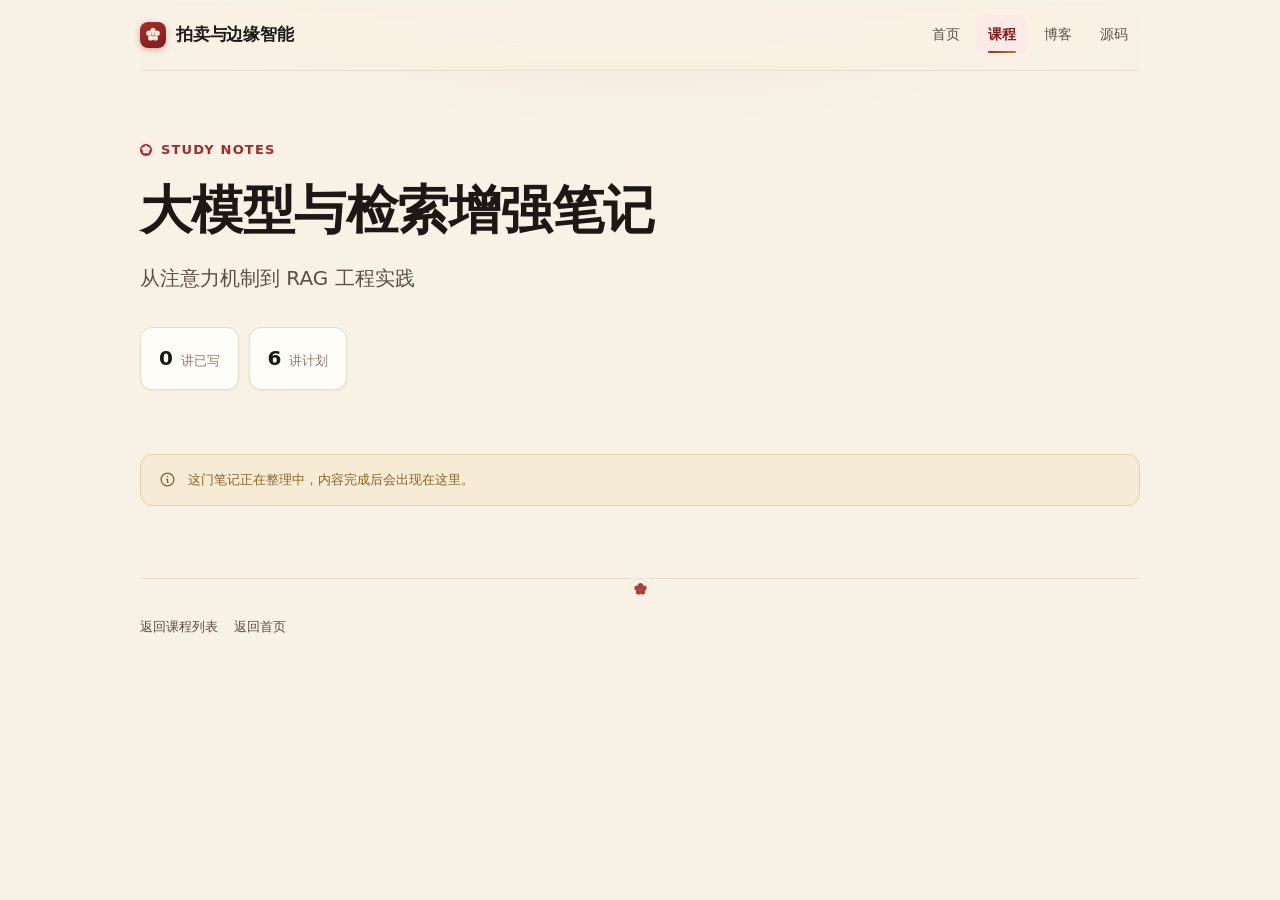
<file: courses/llm-notes/index.html>
<!DOCTYPE html><html lang="zh-CN"> <head><meta charset="utf-8"><meta name="viewport" content="width=device-width, initial-scale=1"><title>大模型与检索增强笔记 · 学习笔记</title><meta name="description" content="把 LLM 实训课上跑通的代码拆成可复用的知识：每节先讲架构图里那个模块在解决什么问题，再对照本地实现逐行读，最后记录调过的坑。"><link rel="canonical" href="https://sparrowren.github.io/courses/llm-notes/"><!-- Open Graph：分享到社交平台时带标题与摘要 --><meta property="og:type" content="website"><meta property="og:title" content="大模型与检索增强笔记 · 学习笔记"><meta property="og:description" content="把 LLM 实训课上跑通的代码拆成可复用的知识：每节先讲架构图里那个模块在解决什么问题，再对照本地实现逐行读，最后记录调过的坑。"><meta property="og:url" content="https://sparrowren.github.io/courses/llm-notes/"><meta name="twitter:card" content="summary"><!-- 站点图标：符纸底 + 绛红五瓣梅 --><link rel="icon" href="data:image/svg+xml,<svg xmlns='http://www.w3.org/2000/svg' viewBox='0 0 100 100'><defs><linearGradient id='g' x1='0' y1='0' x2='1' y2='1'><stop offset='0' stop-color='%23a32b2b'/><stop offset='1' stop-color='%237e1d1d'/></linearGradient></defs><rect width='100' height='100' rx='22' fill='url(%23g)'/><g fill='%23f6ecd6'><circle cx='50' cy='28' r='11'/><circle cx='70' cy='41' r='11'/><circle cx='62' cy='63' r='11'/><circle cx='38' cy='63' r='11'/><circle cx='30' cy='41' r='11'/></g><circle cx='50' cy='46' r='7' fill='%23a97c2f'/></svg>"><!--
      关键样式兜底：GitHub Pages 发布时 HTML 与 CSS 不是同一时刻上线，
      两者版本不一致的那几十秒里，浏览器会拿到 HTML 却拿不到新 CSS，
      页面就退化成「裸 HTML」（无字体、无留白、无按钮样式）。

      这里内联一份最小的排版样式（约 1KB），保证在外部 CSS 到达前
      页面就已经可读——不会出现完全无样式的裸文本。
      真正的样式仍由 global.css 覆盖，此处只是防闪。
    --><style>
      :root {
        --bg: #f7f1e6;
        --surface: #fffdf8;
        --surface-2: #f2e9da;
        --ink: #1e1815;
        --ink-2: #5b4e45;
        --ink-3: #8d7d70;
        --line: #e7dbca;
        --accent: #a32b2b;
        --accent-2: #7e1d1d;
        --accent-soft: #fbeae6;
        --gold-soft: #f6ecd6;
        --gold-2: #8a6222;
        --radius: 14px;
      }
      * {
        box-sizing: border-box;
      }
      body {
        margin: 0;
        background: var(--bg);
        color: var(--ink);
        font-family: 'Source Han Sans SC', 'Noto Sans SC', 'PingFang SC',
          'Microsoft YaHei', system-ui, sans-serif;
        font-size: 16px;
        line-height: 1.85;
        -webkit-font-smoothing: antialiased;
      }
      .wrap {
        max-width: 1080px;
        margin: 0 auto;
        padding: 0 24px 80px;
      }
      h1 {
        font-family: 'Source Han Serif SC', 'Noto Serif SC', 'Songti SC',
          Georgia, serif;
        font-size: clamp(2rem, 1.3rem + 3vw, 3.25rem);
        line-height: 1.16;
        letter-spacing: -0.01em;
        margin: 0 0 16px;
        word-break: keep-all;
      }
      h2,
      h3 {
        line-height: 1.4;
        word-break: keep-all;
      }
      a {
        color: inherit;
      }
      .nav {
        display: flex;
        align-items: center;
        justify-content: space-between;
        gap: 16px;
        padding: 15px 0;
        border-bottom: 1px solid var(--line);
        background: var(--bg);
      }
      .brand {
        display: flex;
        align-items: center;
        gap: 10px;
        font-weight: 640;
        text-decoration: none;
      }
      .brand .mark {
        width: 26px;
        height: 26px;
        border-radius: 8px;
        flex: none;
        background: linear-gradient(150deg, var(--accent), var(--accent-2));
      }
      .nav-links {
        display: flex;
        gap: 4px;
      }
      .nav-links a {
        color: var(--ink-2);
        text-decoration: none;
        font-size: 14px;
        padding: 7px 12px;
        border-radius: 9px;
      }
      .nav-links a:hover {
        color: var(--accent);
        background: var(--accent-soft);
      }
      .hero,
      .hero2 {
        padding: 56px 0 36px;
      }
      .eyebrow {
        display: inline-block;
        font-size: 13px;
        font-weight: 640;
        letter-spacing: 0.09em;
        color: var(--accent);
        text-transform: uppercase;
        margin-bottom: 16px;
      }
      .sub {
        color: var(--ink-2);
        font-size: 17px;
        line-height: 1.7;
        margin: 0 0 24px;
        max-width: 32em;
      }
      .stats,
      .cardstats,
      .cmeta {
        display: flex;
        gap: 14px;
        flex-wrap: wrap;
        font-size: 13px;
        color: var(--ink-3);
      }
      .sec {
        margin: 56px 0 20px;
        padding-bottom: 12px;
        border-bottom: 1px solid var(--line);
        display: flex;
        align-items: baseline;
        gap: 11px;
      }
      .sec h2 {
        font-family: 'Source Han Serif SC', 'Noto Serif SC', 'Songti SC',
          Georgia, serif;
        font-size: 26px;
        font-weight: 700;
        margin: 0;
      }
      .sec .count {
        font-size: 13px;
        color: var(--ink-3);
      }
      .grid,
      .course-grid,
      .proj-list {
        display: grid;
        grid-template-columns: repeat(auto-fit, minmax(min(100%, 20rem), 1fr));
        gap: 24px;
      }
      .card,
      .course,
      .proj,
      .list,
      .feats {
        background: var(--surface);
        border: 1px solid var(--line);
        border-radius: var(--radius);
        padding: 24px;
      }
      .card h3 {
        font-family: 'Source Han Serif SC', 'Noto Serif SC', 'Songti SC',
          Georgia, serif;
        font-size: 20px;
        line-height: 1.4;
        margin: 0 0 8px;
      }
      .card .en,
      .course .csub,
      .proj .csub {
        font-size: 13px;
        color: var(--ink-3);
        margin: 0 0 14px;
      }
      .card p.desc,
      .cdesc {
        font-size: 14px;
        line-height: 1.75;
        color: var(--ink-2);
        margin: 0 0 16px;
      }
      .meta,
      .tags,
      .btns,
      .filters {
        display: flex;
        gap: 8px;
        flex-wrap: wrap;
        align-items: center;
      }
      .btns {
        margin-top: auto;
      }
      .venue,
      .badge,
      .tag,
      .chip {
        font-size: 11.5px;
        font-weight: 640;
        padding: 3px 9px;
        border-radius: 6px;
        background: var(--gold-soft);
        color: var(--gold-2);
      }
      .tag {
        background: var(--surface-2);
        color: var(--ink-2);
        font-weight: 500;
      }
      .btn {
        display: inline-flex;
        align-items: center;
        gap: 6px;
        min-height: 40px;
        padding: 0.6em 1.15em;
        border-radius: 999px;
        font-family: inherit;
        font-size: 13.5px;
        font-weight: 550;
        text-decoration: none;
        background: var(--surface);
        border: 1px solid var(--line);
        color: var(--ink);
      }
      .btn.primary {
        background: var(--accent);
        border-color: var(--accent);
        color: #fff;
      }
      .btn[aria-disabled='true'] {
        opacity: 0.55;
      }
      .row,
      .file-link {
        display: flex;
        align-items: center;
        justify-content: space-between;
        gap: 16px;
        padding: 15px 0;
        border-bottom: 1px solid var(--line);
        text-decoration: none;
      }
      .row:last-child {
        border-bottom: none;
      }
      .row .t {
        font-weight: 550;
      }
      .row .s,
      .file-desc {
        font-size: 13px;
        color: var(--ink-3);
        margin-top: 3px;
      }
      .notice {
        background: var(--gold-soft);
        color: var(--gold-2);
        border-radius: 12px;
        padding: 14px 18px;
        font-size: 13px;
        line-height: 1.7;
        margin-top: 20px;
      }
      .cta-band {
        margin-top: 64px;
        border-radius: 18px;
        padding: 40px 44px;
        background: linear-gradient(126deg, #7e1d1d, #a32b2b 46%, #5c2a22);
        color: #fff;
      }
      .cta-band h2 {
        font-family: 'Source Han Serif SC', 'Noto Serif SC', 'Songti SC',
          Georgia, serif;
        font-size: 23px;
        margin: 0 0 10px;
      }
      .cta-band p {
        margin: 0 0 20px;
        font-size: 14px;
        line-height: 1.75;
        color: rgba(255, 245, 235, 0.85);
      }
      footer {
        margin-top: 64px;
        padding-top: 24px;
        border-top: 1px solid var(--line);
        font-size: 12.5px;
        color: var(--ink-3);
        line-height: 1.9;
      }
      .foot-links {
        display: flex;
        gap: 16px;
        flex-wrap: wrap;
        margin-top: 10px;
      }
      @media (max-width: 600px) {
        .wrap {
          padding: 0 16px 60px;
        }
      }
    </style><link rel="stylesheet" href="/_astro/index.CMqIL5qB.css">
<style>.toc-panel[data-astro-cid-ae7xwjmx]{background:var(--surface);border:1px solid var(--line);border-radius:var(--radius);padding:22px 24px;box-shadow:var(--sh-sm)}.toc-panel[data-astro-cid-ae7xwjmx] h2[data-astro-cid-ae7xwjmx]{font-size:14px;font-weight:650;margin:0 0 12px}.toc-row[data-astro-cid-ae7xwjmx]{display:flex;align-items:baseline;gap:12px;padding:9px 0;border-bottom:1px solid var(--line);text-decoration:none;color:var(--ink-2);font-size:14.5px;transition:color .15s}.toc-row[data-astro-cid-ae7xwjmx]:last-child{border-bottom:none}.toc-row[data-astro-cid-ae7xwjmx]:hover{color:var(--accent)}.toc-no[data-astro-cid-ae7xwjmx]{font-size:12px;color:var(--ink-3);font-variant-numeric:tabular-nums;flex:none}.toc-t[data-astro-cid-ae7xwjmx]{font-weight:550}.lesson-body[data-astro-cid-ae7xwjmx]{font-size:15.5px;line-height:1.85;color:var(--ink)}.lesson-body[data-astro-cid-ae7xwjmx] p{margin:0 0 14px}.lesson-body[data-astro-cid-ae7xwjmx] h3{font-size:17px;font-weight:640;margin:26px 0 12px}.lesson-body[data-astro-cid-ae7xwjmx] code{font-family:ui-monospace,Consolas,monospace;font-size:.92em;background:var(--surface-2);border:1px solid var(--line);border-radius:5px;padding:1px 5px}.lesson-body[data-astro-cid-ae7xwjmx] pre{background:var(--surface-2);border:1px solid var(--line);border-radius:10px;padding:16px 18px;overflow-x:auto;font-size:13px;line-height:1.7}.lesson-body[data-astro-cid-ae7xwjmx] pre code{background:none;border:0;padding:0}
</style></head> <body> <div class="wrap">  <nav class="nav"><a class="brand" href="/"><span class="mark" aria-hidden="true"></span><span>拍卖与边缘智能</span></a><div class="nav-links"><a href="/">首页</a><a href="/courses/" aria-current="page">课程</a><a href="/blog/">博客</a><a href="https://github.com/sparrowren/sparrowren.github.io" target="_blank" rel="noopener">源码</a></div></nav> <header class="hero" data-astro-cid-ae7xwjmx> <div class="eyebrow" data-astro-cid-ae7xwjmx>Study Notes</div> <h1 data-astro-cid-ae7xwjmx>大模型与检索增强笔记</h1> <p class="sub" data-astro-cid-ae7xwjmx>从注意力机制到 RAG 工程实践</p> <div class="stats" data-astro-cid-ae7xwjmx> <span class="stat" data-astro-cid-ae7xwjmx><b data-astro-cid-ae7xwjmx>0</b>讲已写</span> <span class="stat" data-astro-cid-ae7xwjmx><b data-astro-cid-ae7xwjmx>6</b>讲计划</span> </div> </header> <div class="notice" data-astro-cid-ae7xwjmx> <svg width="17" height="17" viewBox="0 0 24 24" fill="none" stroke="currentColor" stroke-width="1.8" stroke-linecap="round" aria-hidden="true" data-astro-cid-ae7xwjmx><circle cx="12" cy="12" r="9" data-astro-cid-ae7xwjmx></circle><path d="M12 8h.01M11 12h1v4h1" data-astro-cid-ae7xwjmx></path></svg> <span data-astro-cid-ae7xwjmx>这门笔记正在整理中，内容完成后会出现在这里。</span> </div><footer data-astro-cid-ae7xwjmx> <div class="foot-links" data-astro-cid-ae7xwjmx> <a href="/courses/" data-astro-cid-ae7xwjmx>返回课程列表</a> <a href="/" data-astro-cid-ae7xwjmx>返回首页</a> </div> </footer>  </div> </body></html>
</file>
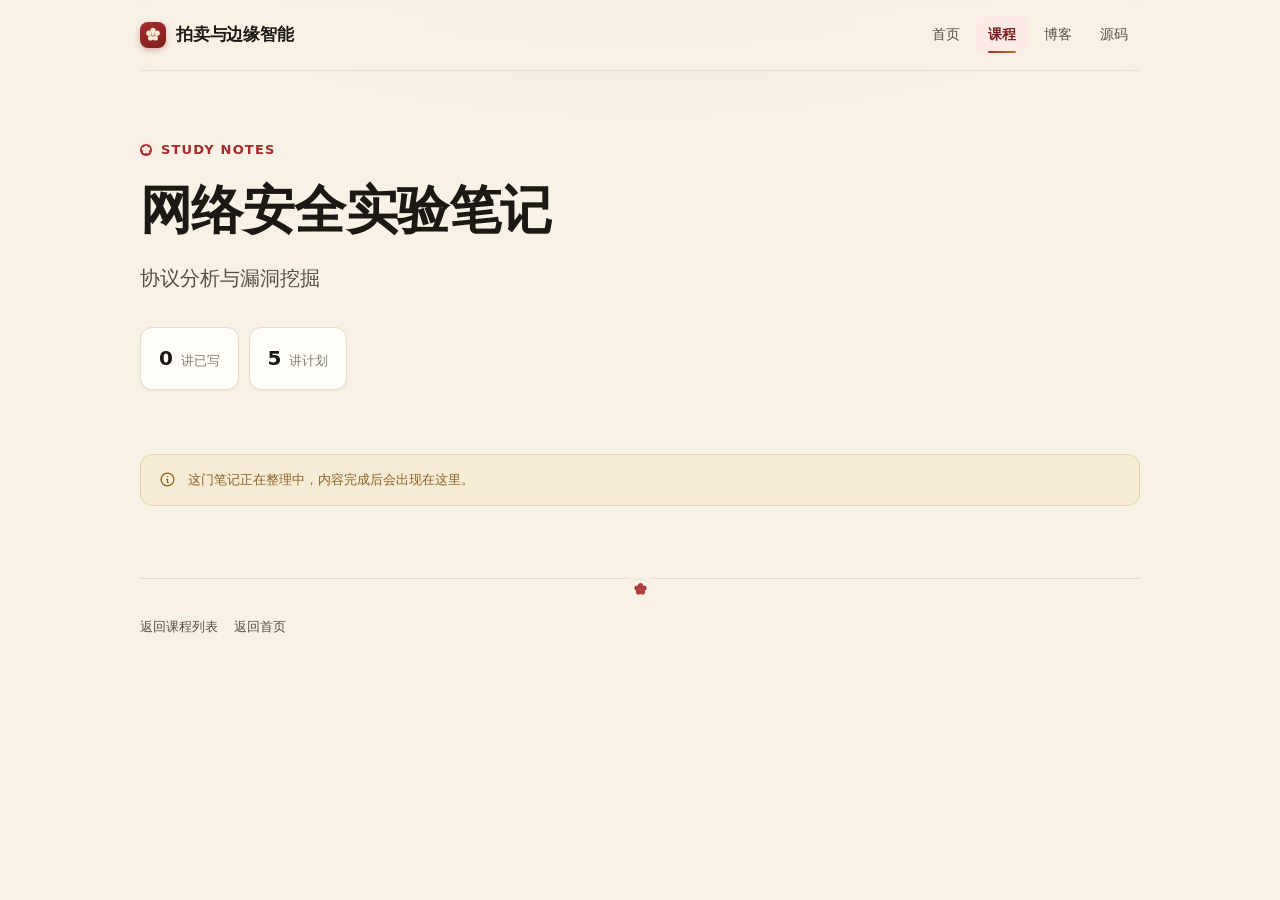
<file: courses/security-notes/index.html>
<!DOCTYPE html><html lang="zh-CN"> <head><meta charset="utf-8"><meta name="viewport" content="width=device-width, initial-scale=1"><title>网络安全实验笔记 · 学习笔记</title><meta name="description" content="记录 IPSec、IPv6、邮件协议等实验的抓包分析思路，以及漏洞挖掘课程里用到的工具链与判定标准。"><link rel="canonical" href="https://sparrowren.github.io/courses/security-notes/"><!-- Open Graph：分享到社交平台时带标题与摘要 --><meta property="og:type" content="website"><meta property="og:title" content="网络安全实验笔记 · 学习笔记"><meta property="og:description" content="记录 IPSec、IPv6、邮件协议等实验的抓包分析思路，以及漏洞挖掘课程里用到的工具链与判定标准。"><meta property="og:url" content="https://sparrowren.github.io/courses/security-notes/"><meta name="twitter:card" content="summary"><!-- 站点图标：符纸底 + 绛红五瓣梅 --><link rel="icon" href="data:image/svg+xml,<svg xmlns='http://www.w3.org/2000/svg' viewBox='0 0 100 100'><defs><linearGradient id='g' x1='0' y1='0' x2='1' y2='1'><stop offset='0' stop-color='%23a32b2b'/><stop offset='1' stop-color='%237e1d1d'/></linearGradient></defs><rect width='100' height='100' rx='22' fill='url(%23g)'/><g fill='%23f6ecd6'><circle cx='50' cy='28' r='11'/><circle cx='70' cy='41' r='11'/><circle cx='62' cy='63' r='11'/><circle cx='38' cy='63' r='11'/><circle cx='30' cy='41' r='11'/></g><circle cx='50' cy='46' r='7' fill='%23a97c2f'/></svg>"><!--
      关键样式兜底：GitHub Pages 发布时 HTML 与 CSS 不是同一时刻上线，
      两者版本不一致的那几十秒里，浏览器会拿到 HTML 却拿不到新 CSS，
      页面就退化成「裸 HTML」（无字体、无留白、无按钮样式）。

      这里内联一份最小的排版样式（约 1KB），保证在外部 CSS 到达前
      页面就已经可读——不会出现完全无样式的裸文本。
      真正的样式仍由 global.css 覆盖，此处只是防闪。
    --><style>
      :root {
        --bg: #f7f1e6;
        --surface: #fffdf8;
        --surface-2: #f2e9da;
        --ink: #1e1815;
        --ink-2: #5b4e45;
        --ink-3: #8d7d70;
        --line: #e7dbca;
        --accent: #a32b2b;
        --accent-2: #7e1d1d;
        --accent-soft: #fbeae6;
        --gold-soft: #f6ecd6;
        --gold-2: #8a6222;
        --radius: 14px;
      }
      * {
        box-sizing: border-box;
      }
      body {
        margin: 0;
        background: var(--bg);
        color: var(--ink);
        font-family: 'Source Han Sans SC', 'Noto Sans SC', 'PingFang SC',
          'Microsoft YaHei', system-ui, sans-serif;
        font-size: 16px;
        line-height: 1.85;
        -webkit-font-smoothing: antialiased;
      }
      .wrap {
        max-width: 1080px;
        margin: 0 auto;
        padding: 0 24px 80px;
      }
      h1 {
        font-family: 'Source Han Serif SC', 'Noto Serif SC', 'Songti SC',
          Georgia, serif;
        font-size: clamp(2rem, 1.3rem + 3vw, 3.25rem);
        line-height: 1.16;
        letter-spacing: -0.01em;
        margin: 0 0 16px;
        word-break: keep-all;
      }
      h2,
      h3 {
        line-height: 1.4;
        word-break: keep-all;
      }
      a {
        color: inherit;
      }
      .nav {
        display: flex;
        align-items: center;
        justify-content: space-between;
        gap: 16px;
        padding: 15px 0;
        border-bottom: 1px solid var(--line);
        background: var(--bg);
      }
      .brand {
        display: flex;
        align-items: center;
        gap: 10px;
        font-weight: 640;
        text-decoration: none;
      }
      .brand .mark {
        width: 26px;
        height: 26px;
        border-radius: 8px;
        flex: none;
        background: linear-gradient(150deg, var(--accent), var(--accent-2));
      }
      .nav-links {
        display: flex;
        gap: 4px;
      }
      .nav-links a {
        color: var(--ink-2);
        text-decoration: none;
        font-size: 14px;
        padding: 7px 12px;
        border-radius: 9px;
      }
      .nav-links a:hover {
        color: var(--accent);
        background: var(--accent-soft);
      }
      .hero,
      .hero2 {
        padding: 56px 0 36px;
      }
      .eyebrow {
        display: inline-block;
        font-size: 13px;
        font-weight: 640;
        letter-spacing: 0.09em;
        color: var(--accent);
        text-transform: uppercase;
        margin-bottom: 16px;
      }
      .sub {
        color: var(--ink-2);
        font-size: 17px;
        line-height: 1.7;
        margin: 0 0 24px;
        max-width: 32em;
      }
      .stats,
      .cardstats,
      .cmeta {
        display: flex;
        gap: 14px;
        flex-wrap: wrap;
        font-size: 13px;
        color: var(--ink-3);
      }
      .sec {
        margin: 56px 0 20px;
        padding-bottom: 12px;
        border-bottom: 1px solid var(--line);
        display: flex;
        align-items: baseline;
        gap: 11px;
      }
      .sec h2 {
        font-family: 'Source Han Serif SC', 'Noto Serif SC', 'Songti SC',
          Georgia, serif;
        font-size: 26px;
        font-weight: 700;
        margin: 0;
      }
      .sec .count {
        font-size: 13px;
        color: var(--ink-3);
      }
      .grid,
      .course-grid,
      .proj-list {
        display: grid;
        grid-template-columns: repeat(auto-fit, minmax(min(100%, 20rem), 1fr));
        gap: 24px;
      }
      .card,
      .course,
      .proj,
      .list,
      .feats {
        background: var(--surface);
        border: 1px solid var(--line);
        border-radius: var(--radius);
        padding: 24px;
      }
      .card h3 {
        font-family: 'Source Han Serif SC', 'Noto Serif SC', 'Songti SC',
          Georgia, serif;
        font-size: 20px;
        line-height: 1.4;
        margin: 0 0 8px;
      }
      .card .en,
      .course .csub,
      .proj .csub {
        font-size: 13px;
        color: var(--ink-3);
        margin: 0 0 14px;
      }
      .card p.desc,
      .cdesc {
        font-size: 14px;
        line-height: 1.75;
        color: var(--ink-2);
        margin: 0 0 16px;
      }
      .meta,
      .tags,
      .btns,
      .filters {
        display: flex;
        gap: 8px;
        flex-wrap: wrap;
        align-items: center;
      }
      .btns {
        margin-top: auto;
      }
      .venue,
      .badge,
      .tag,
      .chip {
        font-size: 11.5px;
        font-weight: 640;
        padding: 3px 9px;
        border-radius: 6px;
        background: var(--gold-soft);
        color: var(--gold-2);
      }
      .tag {
        background: var(--surface-2);
        color: var(--ink-2);
        font-weight: 500;
      }
      .btn {
        display: inline-flex;
        align-items: center;
        gap: 6px;
        min-height: 40px;
        padding: 0.6em 1.15em;
        border-radius: 999px;
        font-family: inherit;
        font-size: 13.5px;
        font-weight: 550;
        text-decoration: none;
        background: var(--surface);
        border: 1px solid var(--line);
        color: var(--ink);
      }
      .btn.primary {
        background: var(--accent);
        border-color: var(--accent);
        color: #fff;
      }
      .btn[aria-disabled='true'] {
        opacity: 0.55;
      }
      .row,
      .file-link {
        display: flex;
        align-items: center;
        justify-content: space-between;
        gap: 16px;
        padding: 15px 0;
        border-bottom: 1px solid var(--line);
        text-decoration: none;
      }
      .row:last-child {
        border-bottom: none;
      }
      .row .t {
        font-weight: 550;
      }
      .row .s,
      .file-desc {
        font-size: 13px;
        color: var(--ink-3);
        margin-top: 3px;
      }
      .notice {
        background: var(--gold-soft);
        color: var(--gold-2);
        border-radius: 12px;
        padding: 14px 18px;
        font-size: 13px;
        line-height: 1.7;
        margin-top: 20px;
      }
      .cta-band {
        margin-top: 64px;
        border-radius: 18px;
        padding: 40px 44px;
        background: linear-gradient(126deg, #7e1d1d, #a32b2b 46%, #5c2a22);
        color: #fff;
      }
      .cta-band h2 {
        font-family: 'Source Han Serif SC', 'Noto Serif SC', 'Songti SC',
          Georgia, serif;
        font-size: 23px;
        margin: 0 0 10px;
      }
      .cta-band p {
        margin: 0 0 20px;
        font-size: 14px;
        line-height: 1.75;
        color: rgba(255, 245, 235, 0.85);
      }
      footer {
        margin-top: 64px;
        padding-top: 24px;
        border-top: 1px solid var(--line);
        font-size: 12.5px;
        color: var(--ink-3);
        line-height: 1.9;
      }
      .foot-links {
        display: flex;
        gap: 16px;
        flex-wrap: wrap;
        margin-top: 10px;
      }
      @media (max-width: 600px) {
        .wrap {
          padding: 0 16px 60px;
        }
      }
    </style><link rel="stylesheet" href="/_astro/index.CMqIL5qB.css">
<style>.toc-panel[data-astro-cid-ae7xwjmx]{background:var(--surface);border:1px solid var(--line);border-radius:var(--radius);padding:22px 24px;box-shadow:var(--sh-sm)}.toc-panel[data-astro-cid-ae7xwjmx] h2[data-astro-cid-ae7xwjmx]{font-size:14px;font-weight:650;margin:0 0 12px}.toc-row[data-astro-cid-ae7xwjmx]{display:flex;align-items:baseline;gap:12px;padding:9px 0;border-bottom:1px solid var(--line);text-decoration:none;color:var(--ink-2);font-size:14.5px;transition:color .15s}.toc-row[data-astro-cid-ae7xwjmx]:last-child{border-bottom:none}.toc-row[data-astro-cid-ae7xwjmx]:hover{color:var(--accent)}.toc-no[data-astro-cid-ae7xwjmx]{font-size:12px;color:var(--ink-3);font-variant-numeric:tabular-nums;flex:none}.toc-t[data-astro-cid-ae7xwjmx]{font-weight:550}.lesson-body[data-astro-cid-ae7xwjmx]{font-size:15.5px;line-height:1.85;color:var(--ink)}.lesson-body[data-astro-cid-ae7xwjmx] p{margin:0 0 14px}.lesson-body[data-astro-cid-ae7xwjmx] h3{font-size:17px;font-weight:640;margin:26px 0 12px}.lesson-body[data-astro-cid-ae7xwjmx] code{font-family:ui-monospace,Consolas,monospace;font-size:.92em;background:var(--surface-2);border:1px solid var(--line);border-radius:5px;padding:1px 5px}.lesson-body[data-astro-cid-ae7xwjmx] pre{background:var(--surface-2);border:1px solid var(--line);border-radius:10px;padding:16px 18px;overflow-x:auto;font-size:13px;line-height:1.7}.lesson-body[data-astro-cid-ae7xwjmx] pre code{background:none;border:0;padding:0}
</style></head> <body> <div class="wrap">  <nav class="nav"><a class="brand" href="/"><span class="mark" aria-hidden="true"></span><span>拍卖与边缘智能</span></a><div class="nav-links"><a href="/">首页</a><a href="/courses/" aria-current="page">课程</a><a href="/blog/">博客</a><a href="https://github.com/sparrowren/sparrowren.github.io" target="_blank" rel="noopener">源码</a></div></nav> <header class="hero" data-astro-cid-ae7xwjmx> <div class="eyebrow" data-astro-cid-ae7xwjmx>Study Notes</div> <h1 data-astro-cid-ae7xwjmx>网络安全实验笔记</h1> <p class="sub" data-astro-cid-ae7xwjmx>协议分析与漏洞挖掘</p> <div class="stats" data-astro-cid-ae7xwjmx> <span class="stat" data-astro-cid-ae7xwjmx><b data-astro-cid-ae7xwjmx>0</b>讲已写</span> <span class="stat" data-astro-cid-ae7xwjmx><b data-astro-cid-ae7xwjmx>5</b>讲计划</span> </div> </header> <div class="notice" data-astro-cid-ae7xwjmx> <svg width="17" height="17" viewBox="0 0 24 24" fill="none" stroke="currentColor" stroke-width="1.8" stroke-linecap="round" aria-hidden="true" data-astro-cid-ae7xwjmx><circle cx="12" cy="12" r="9" data-astro-cid-ae7xwjmx></circle><path d="M12 8h.01M11 12h1v4h1" data-astro-cid-ae7xwjmx></path></svg> <span data-astro-cid-ae7xwjmx>这门笔记正在整理中，内容完成后会出现在这里。</span> </div><footer data-astro-cid-ae7xwjmx> <div class="foot-links" data-astro-cid-ae7xwjmx> <a href="/courses/" data-astro-cid-ae7xwjmx>返回课程列表</a> <a href="/" data-astro-cid-ae7xwjmx>返回首页</a> </div> </footer>  </div> </body></html>
</file>
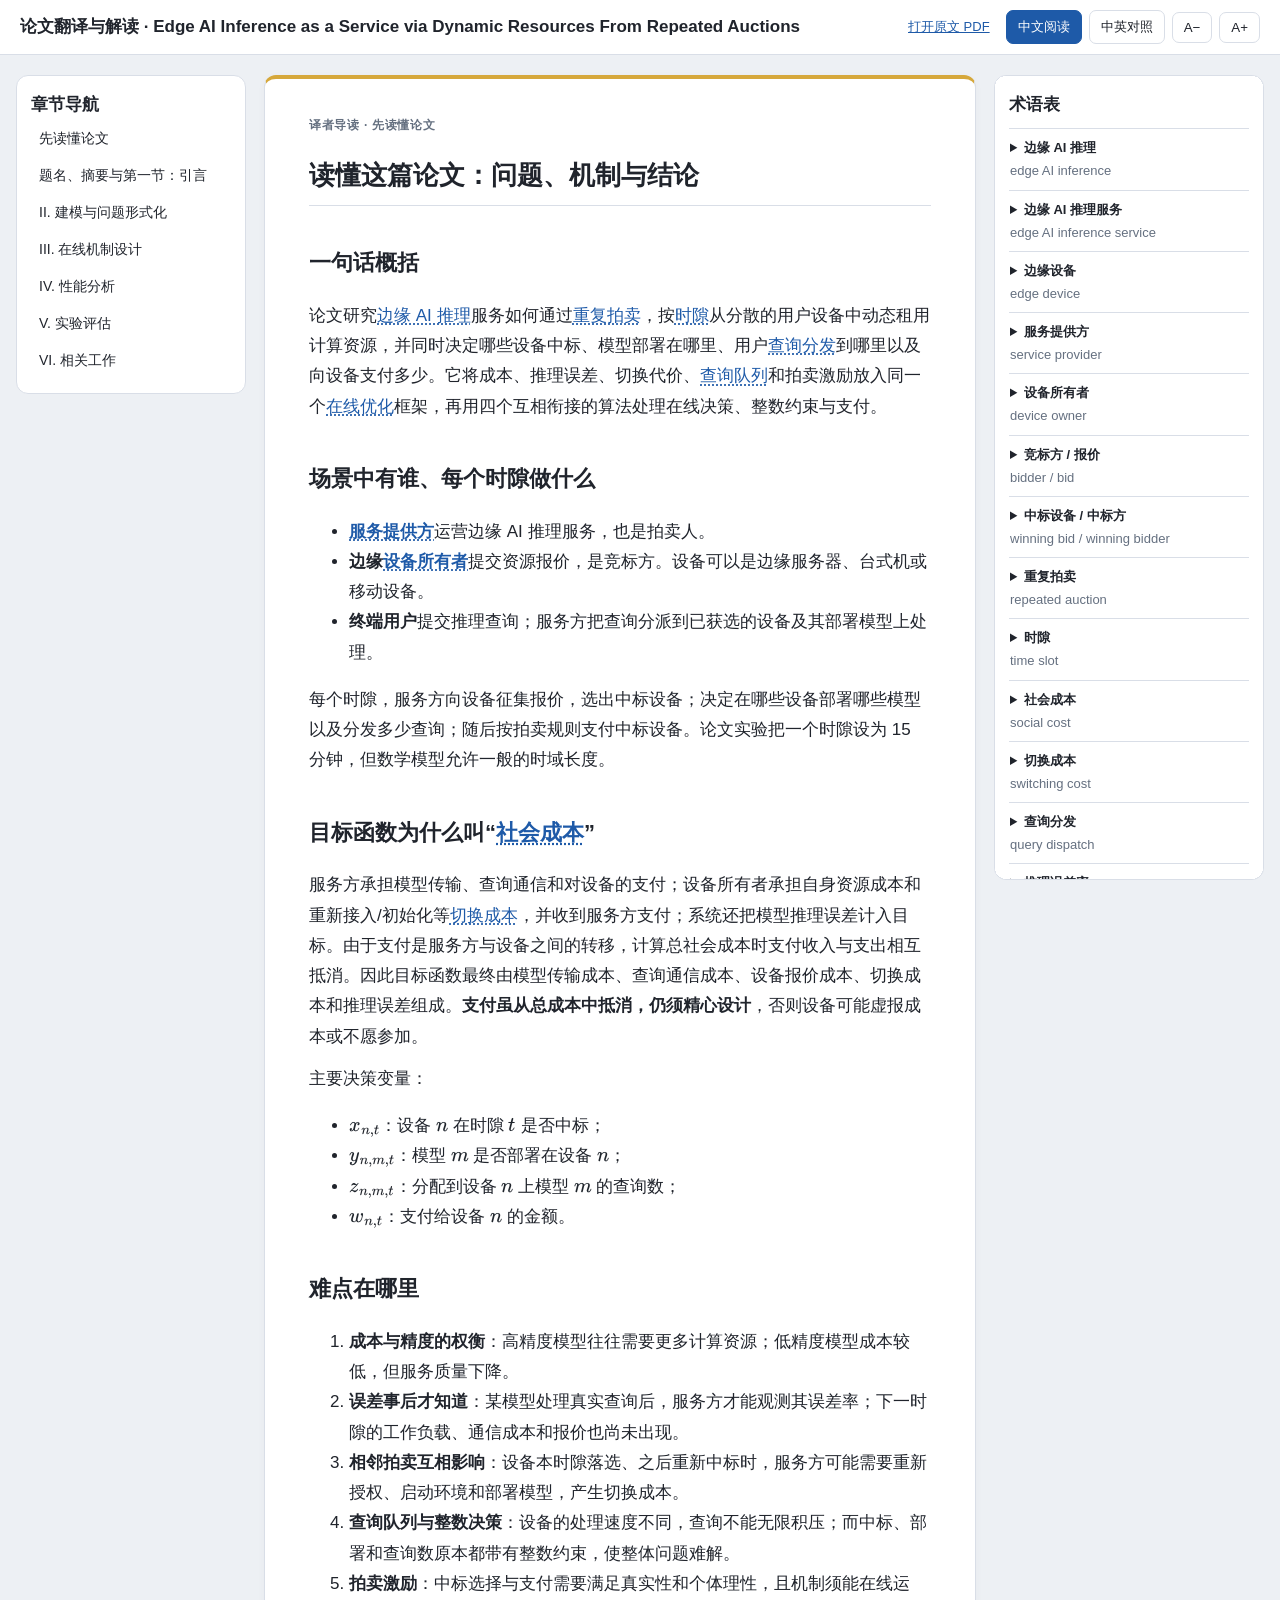
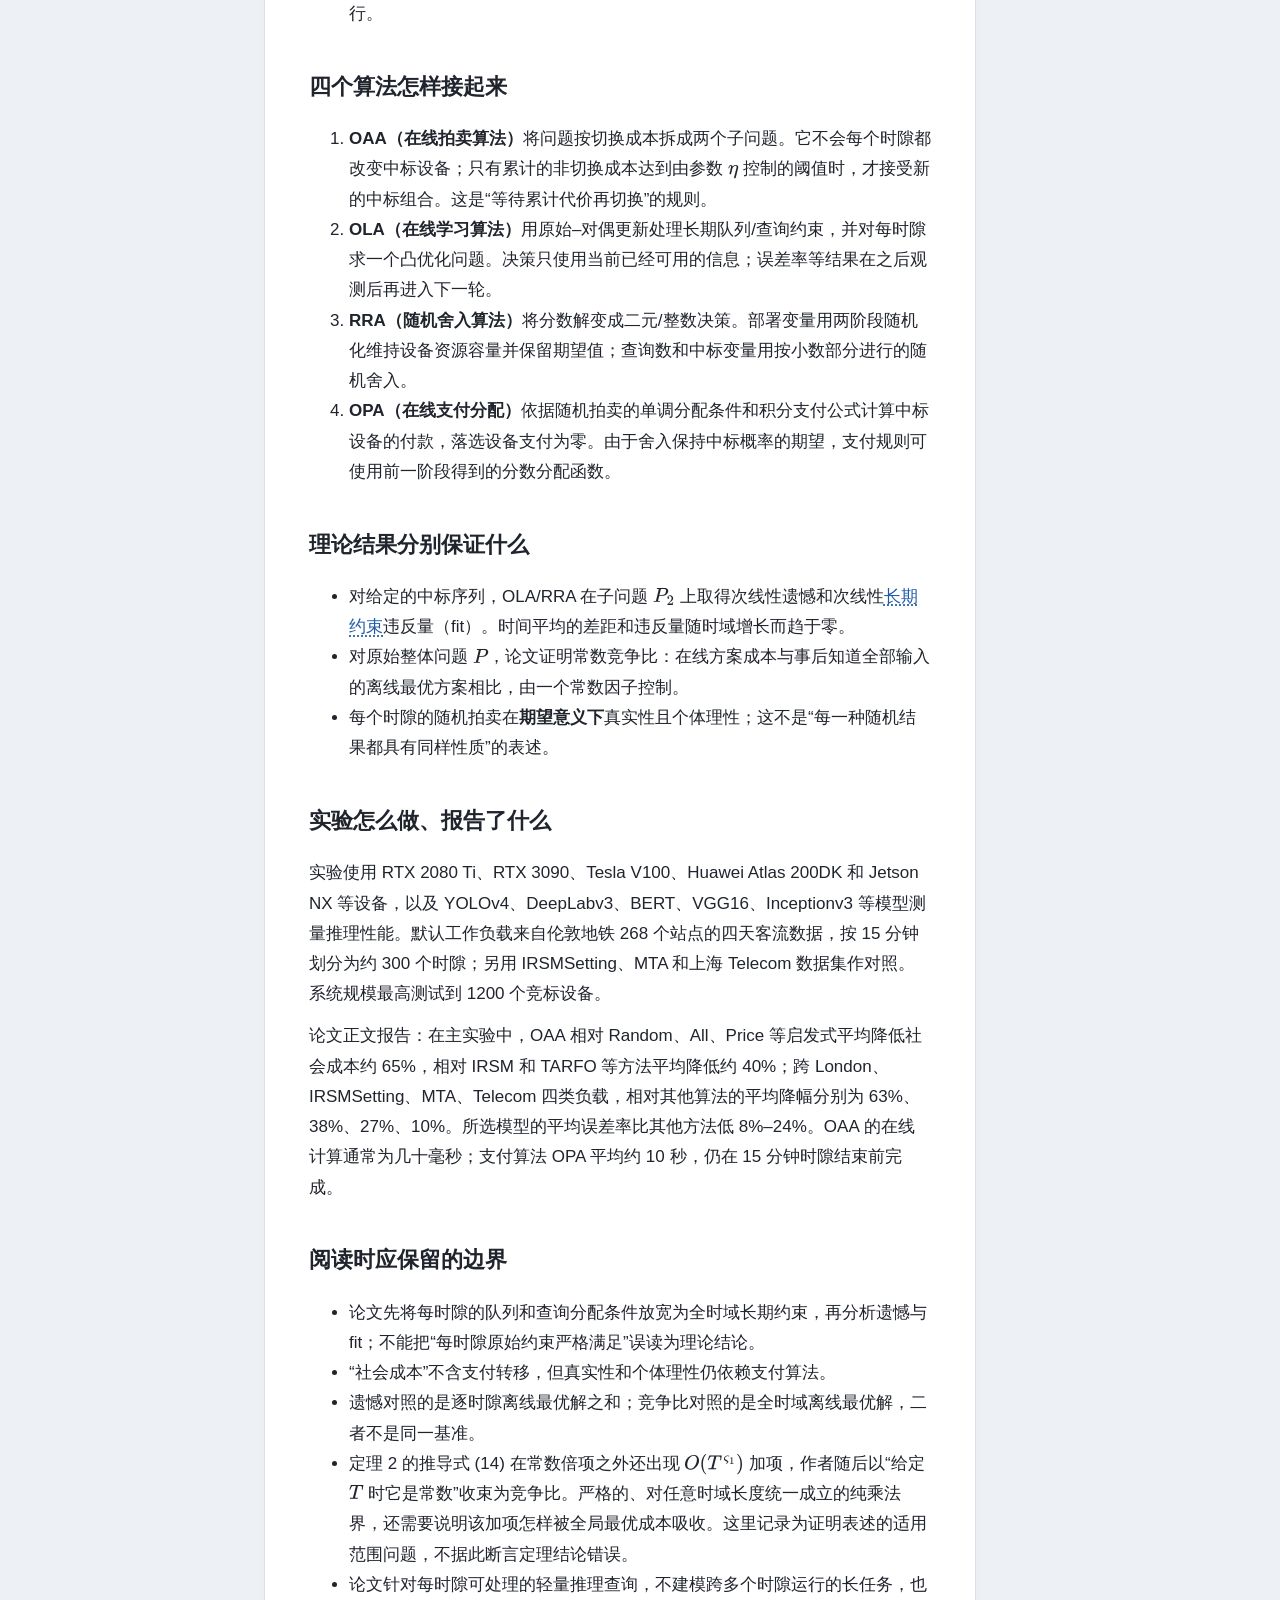
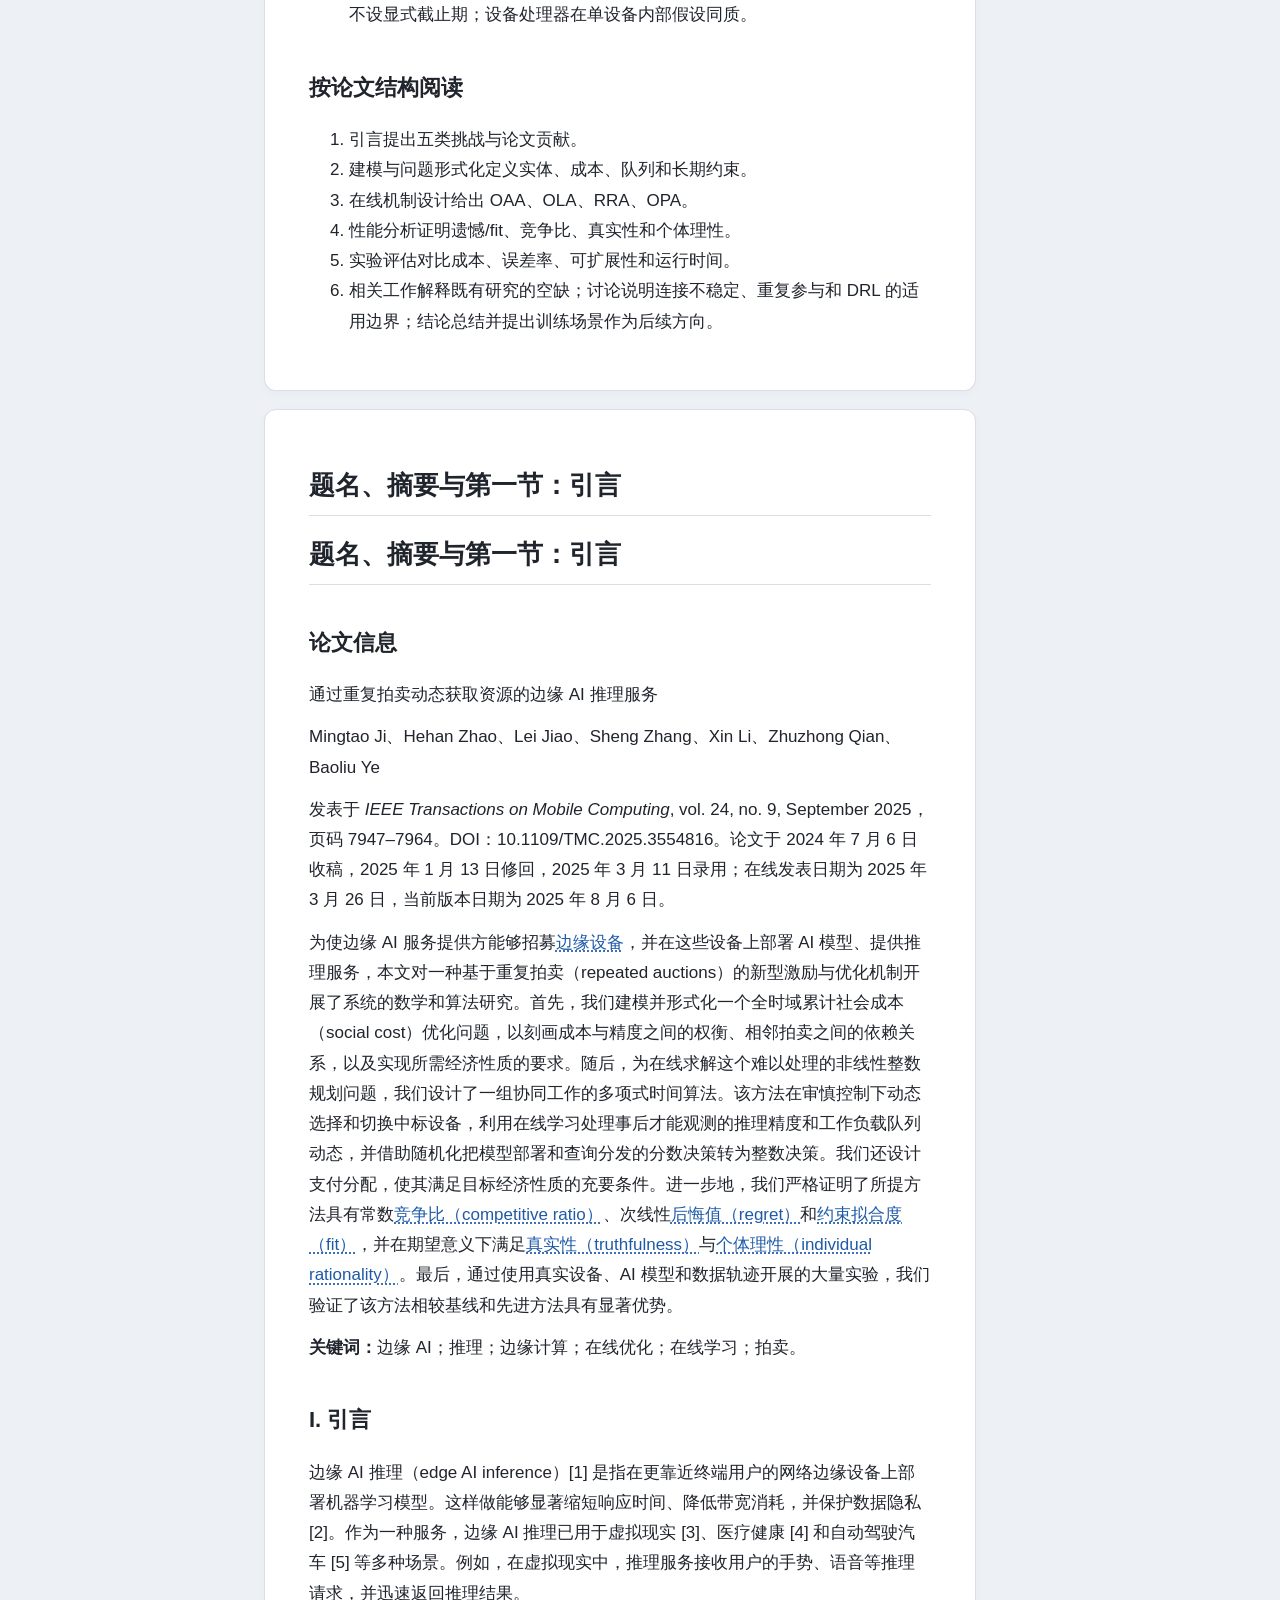
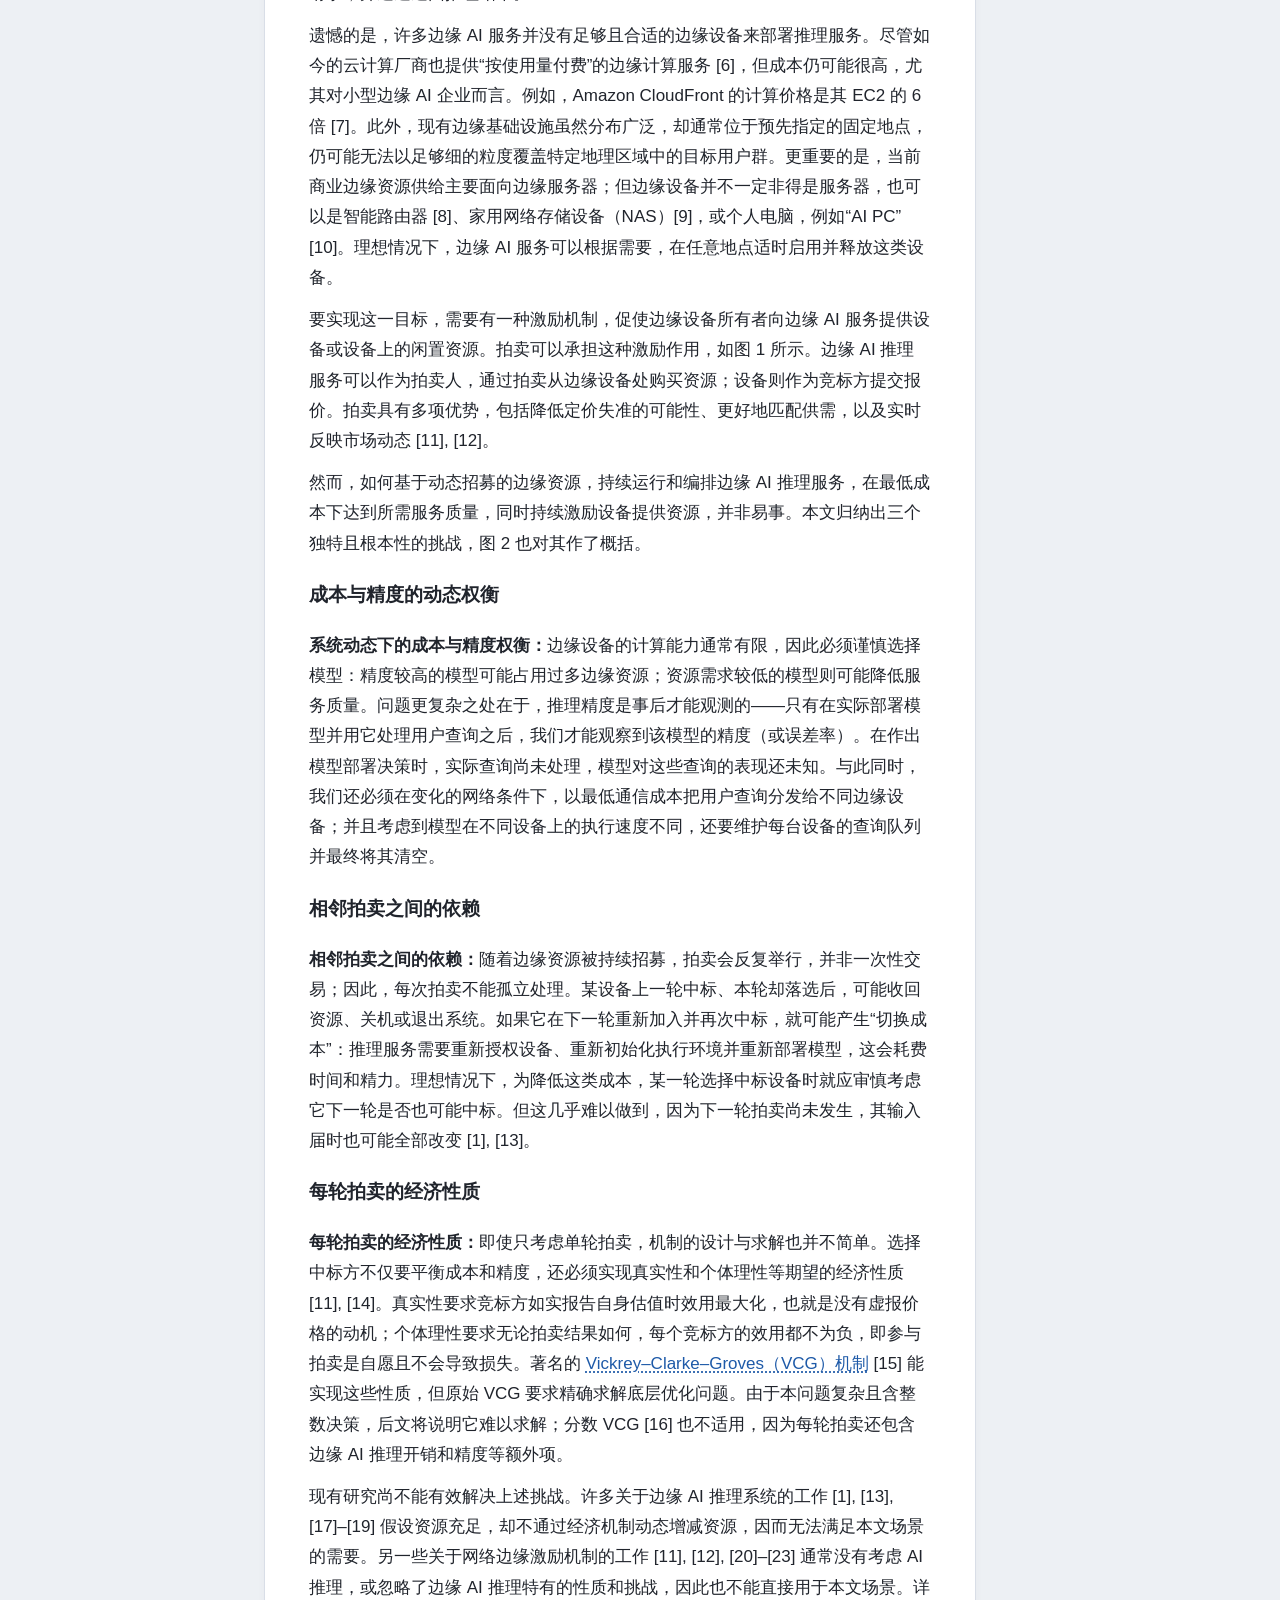
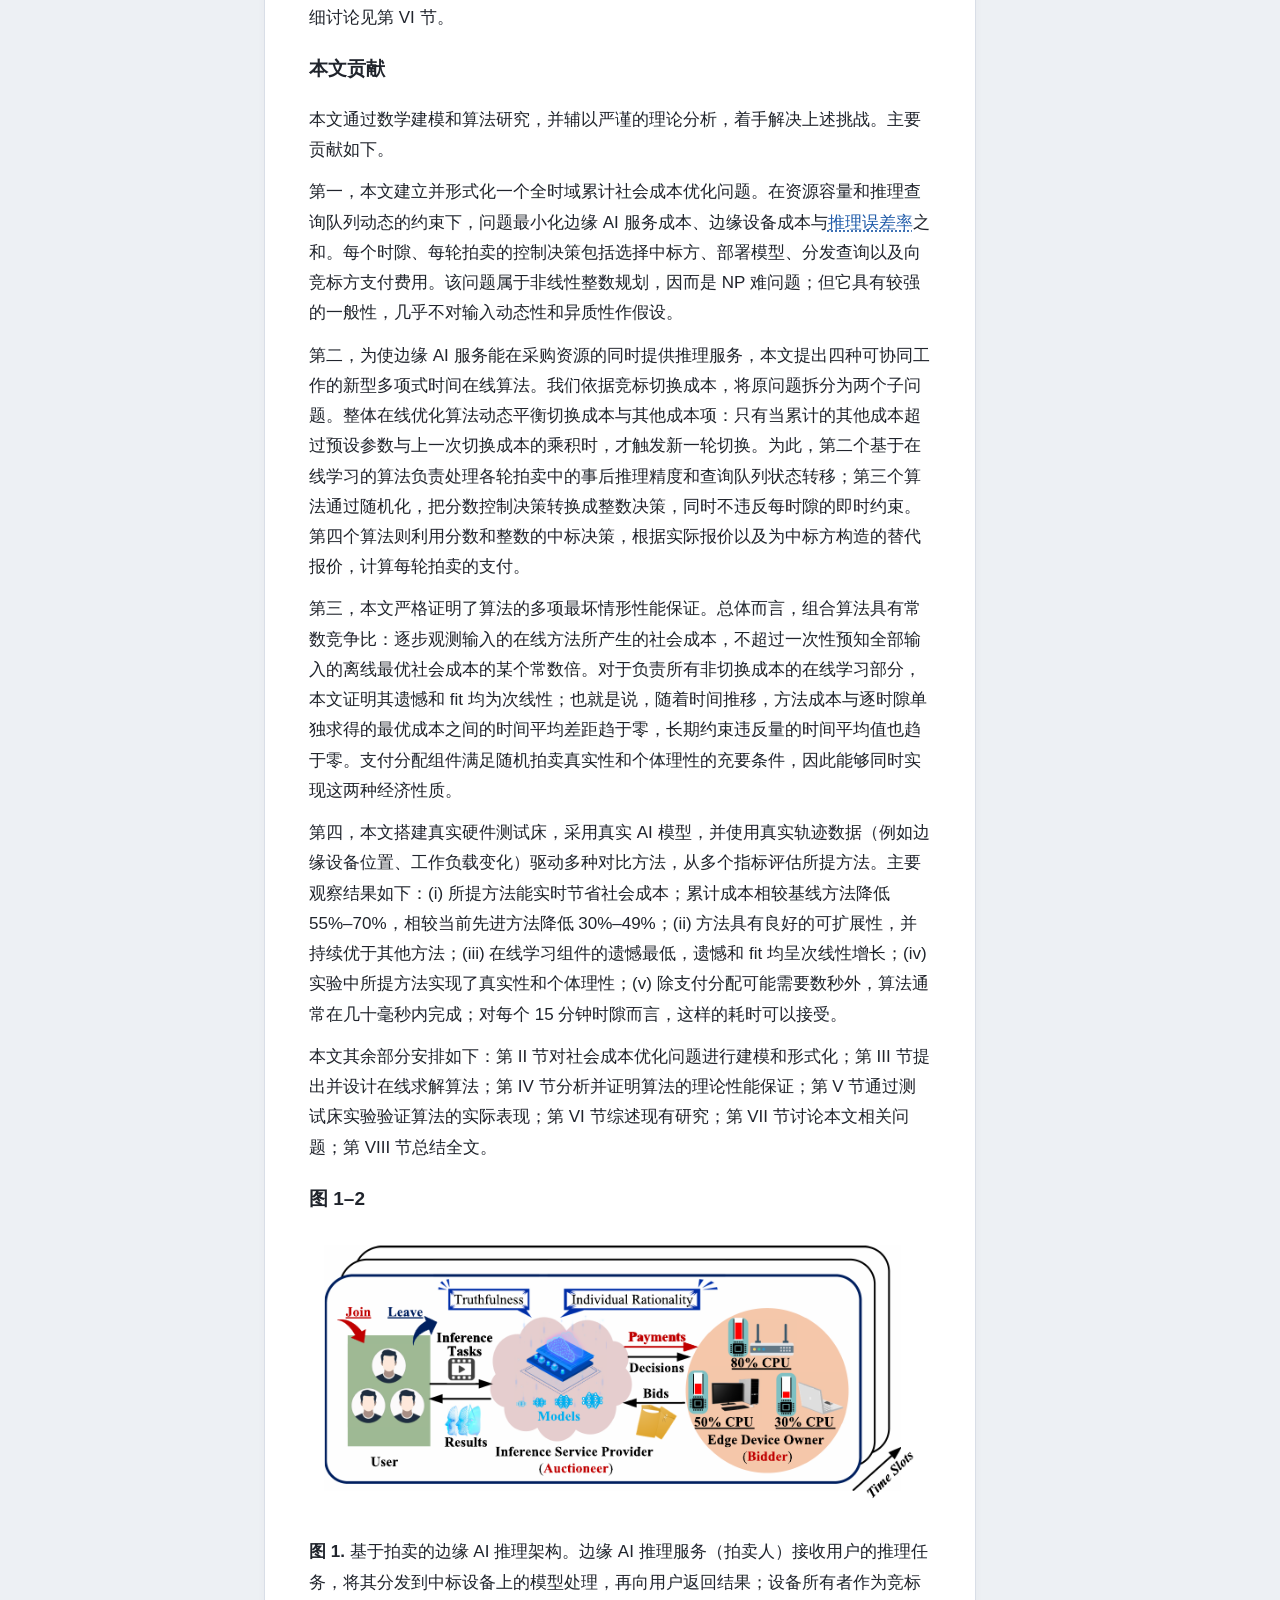
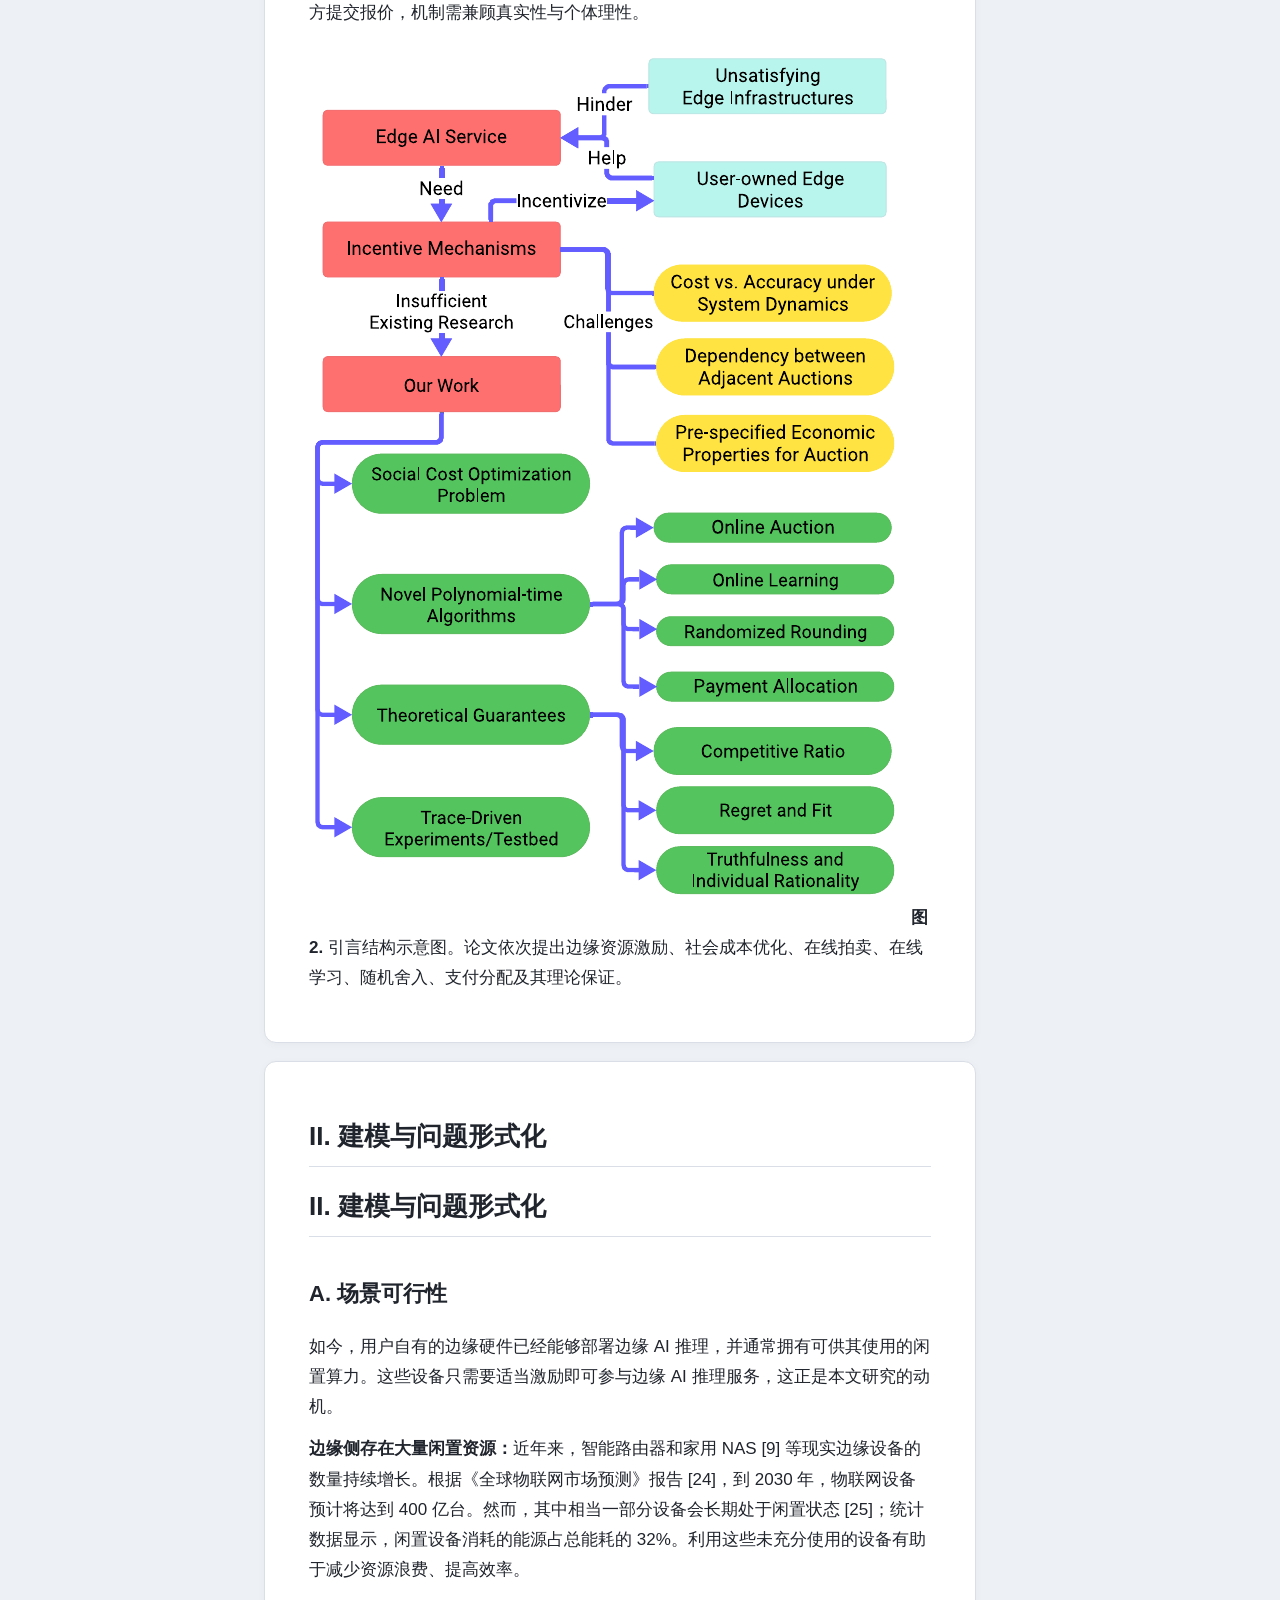
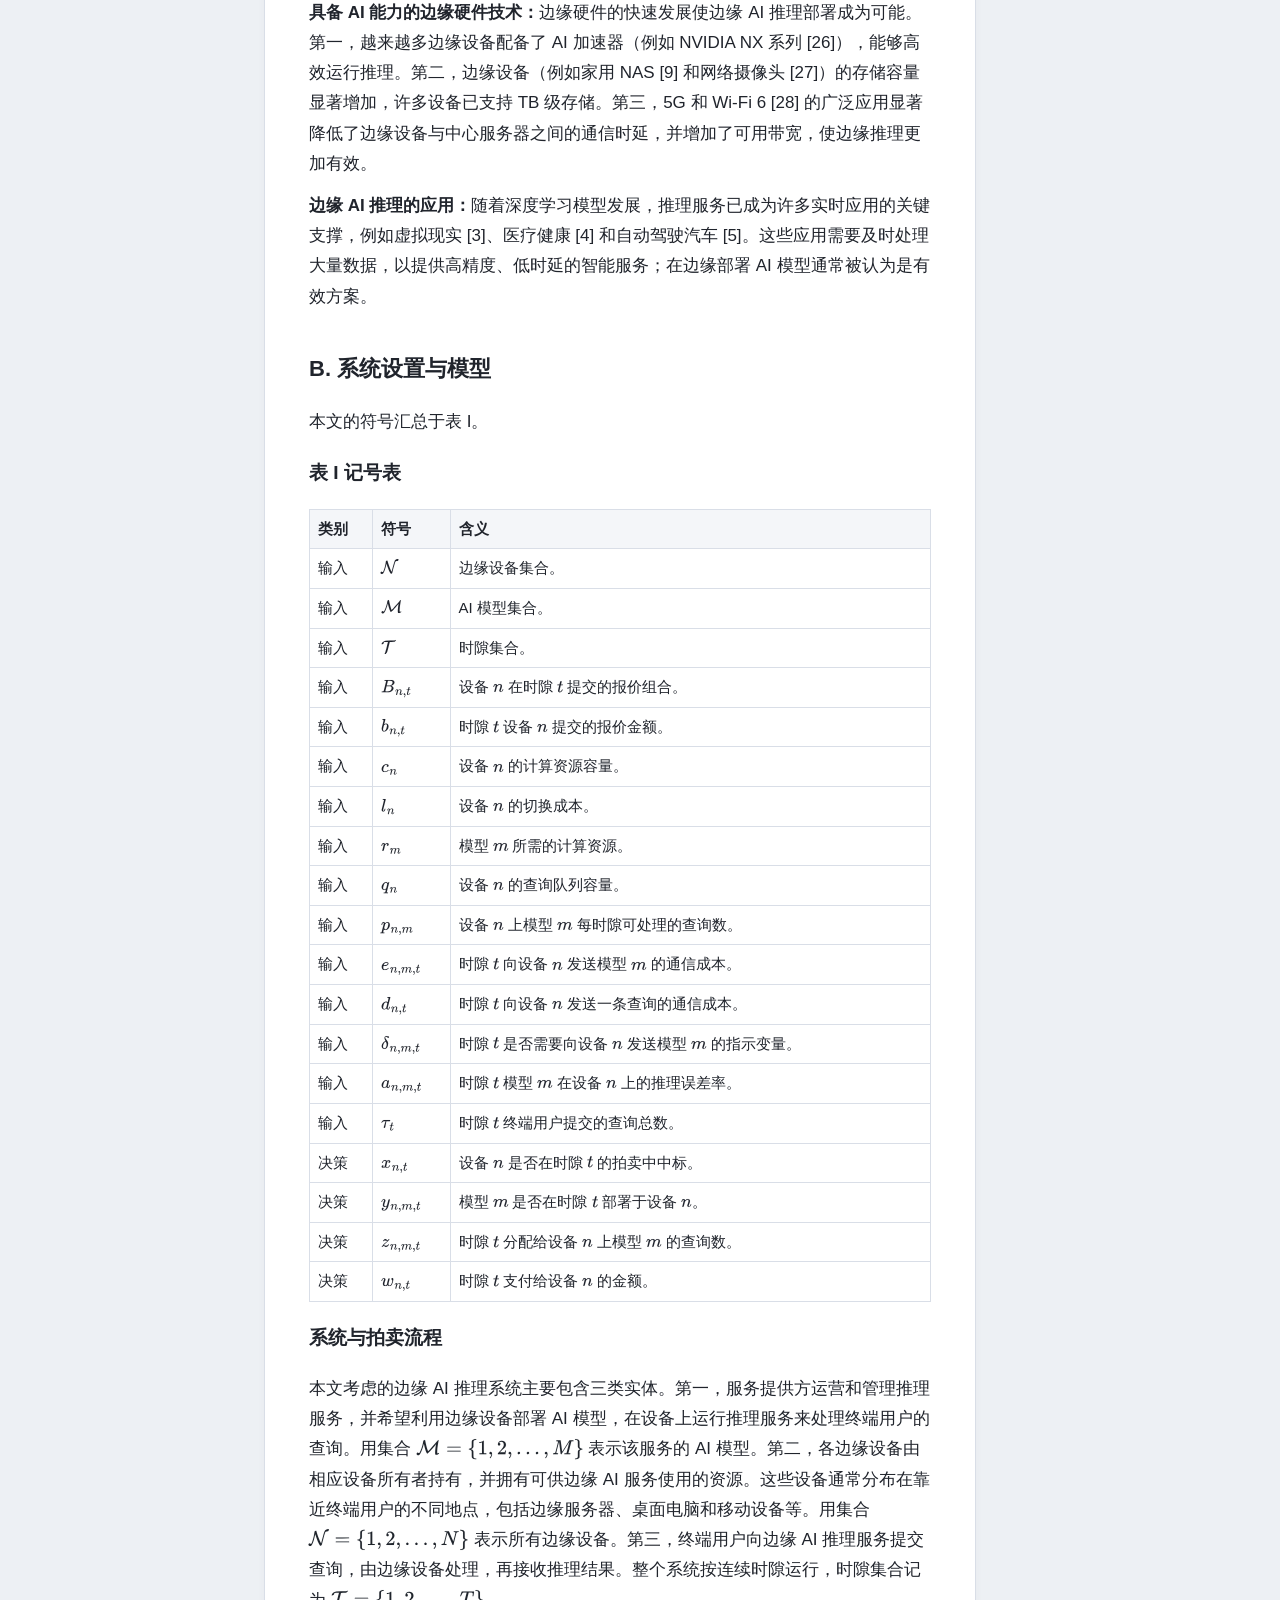
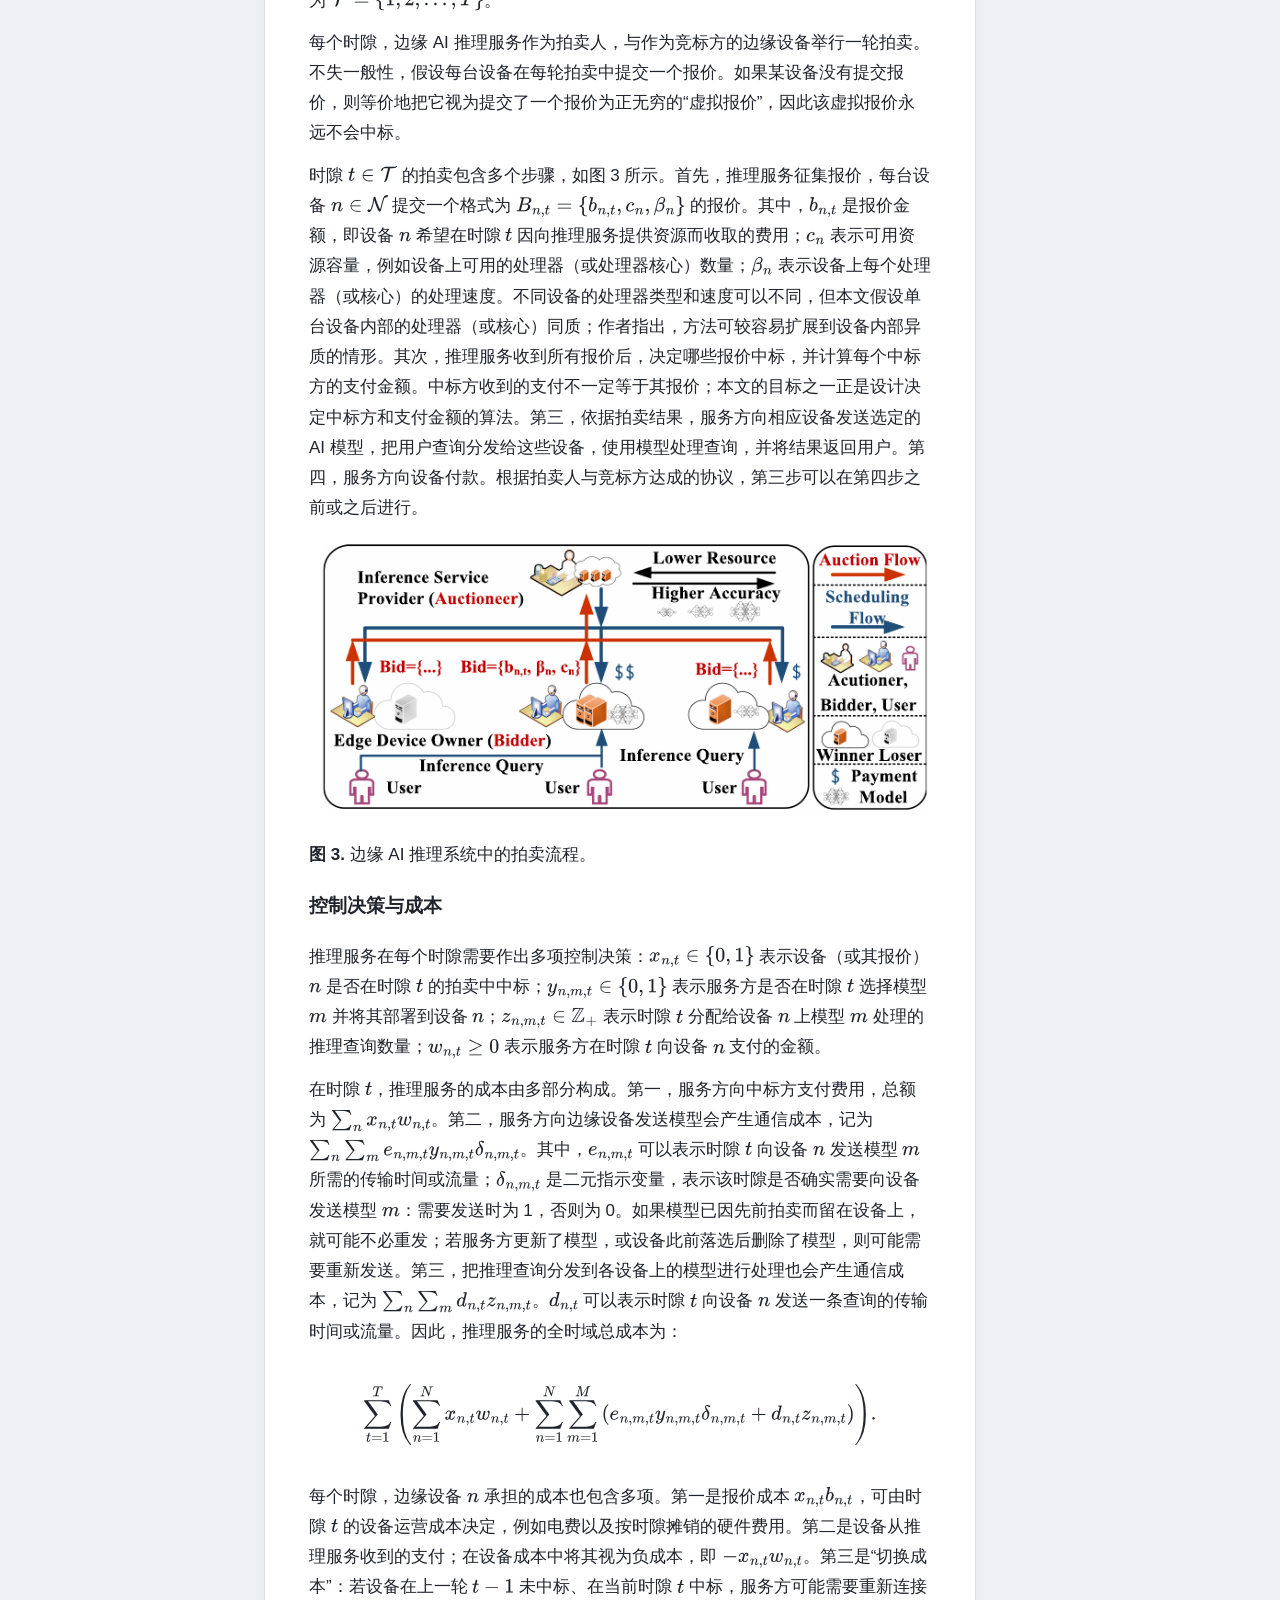
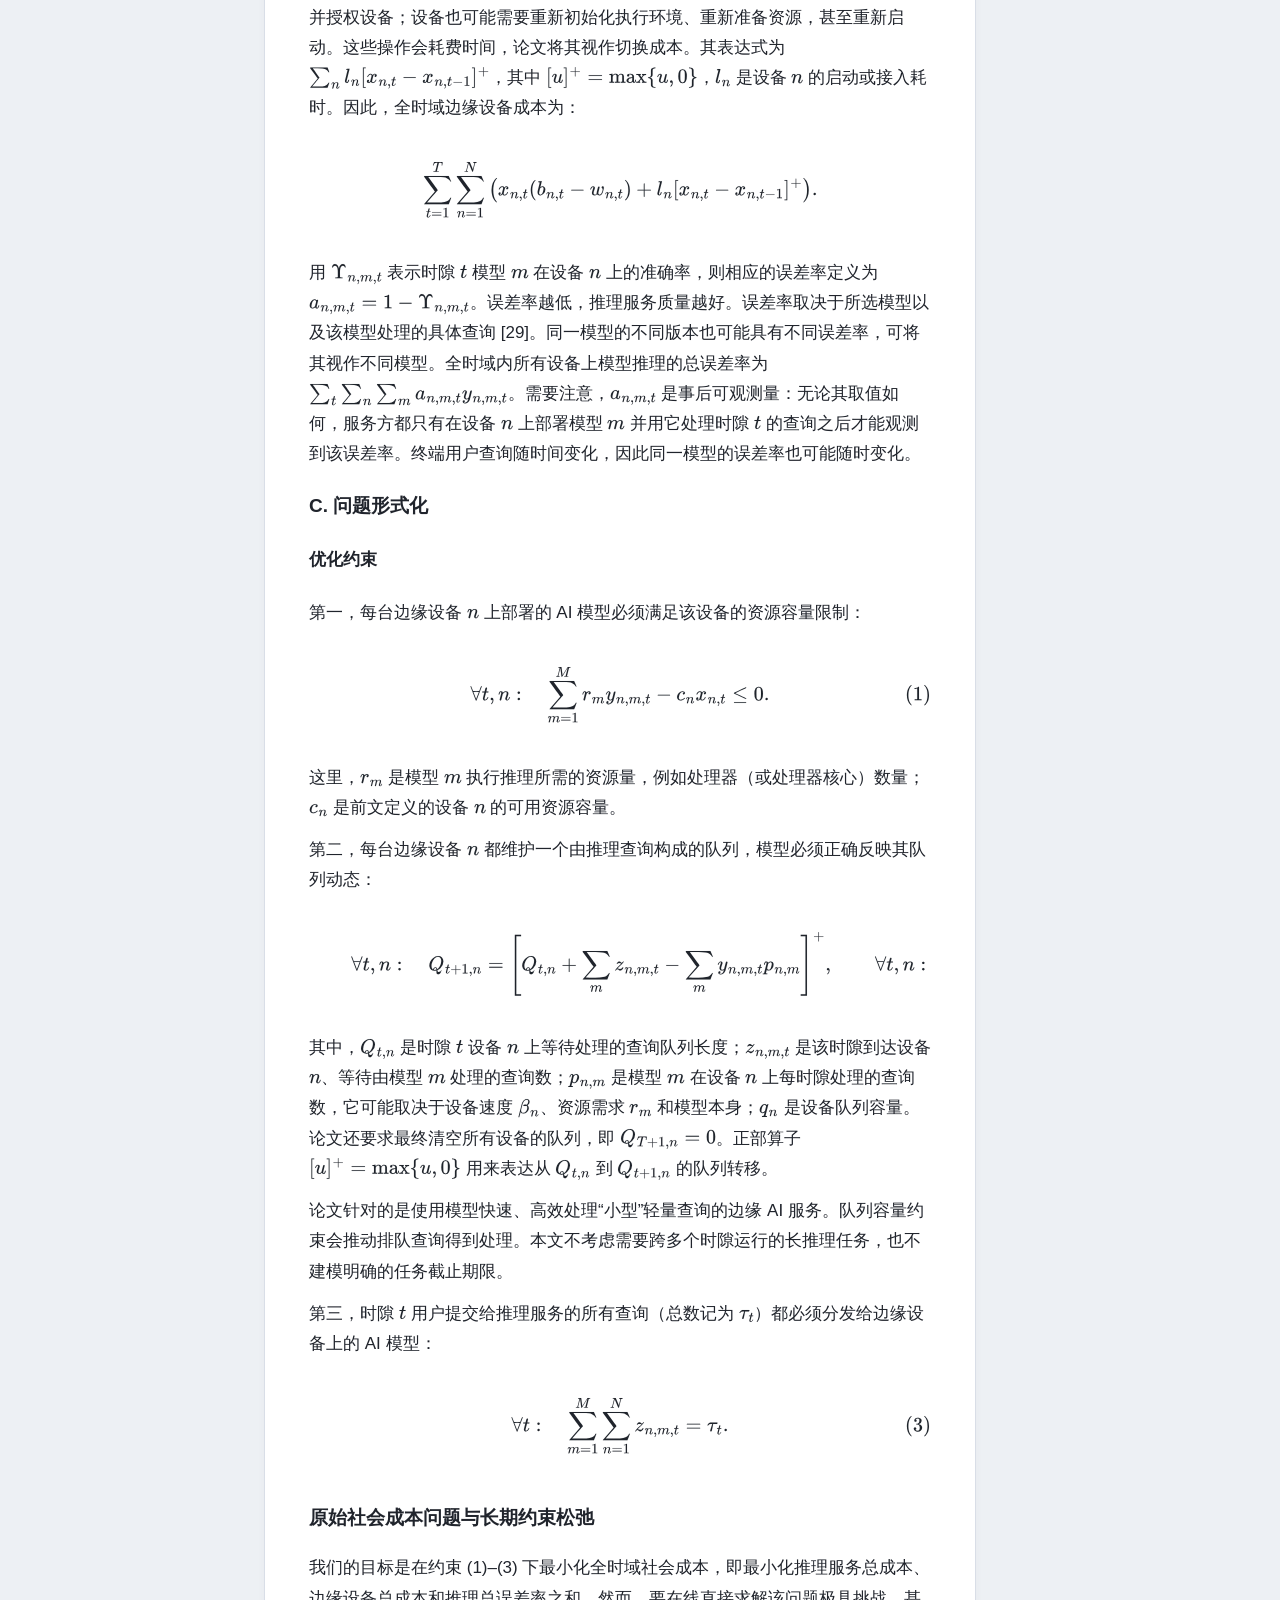
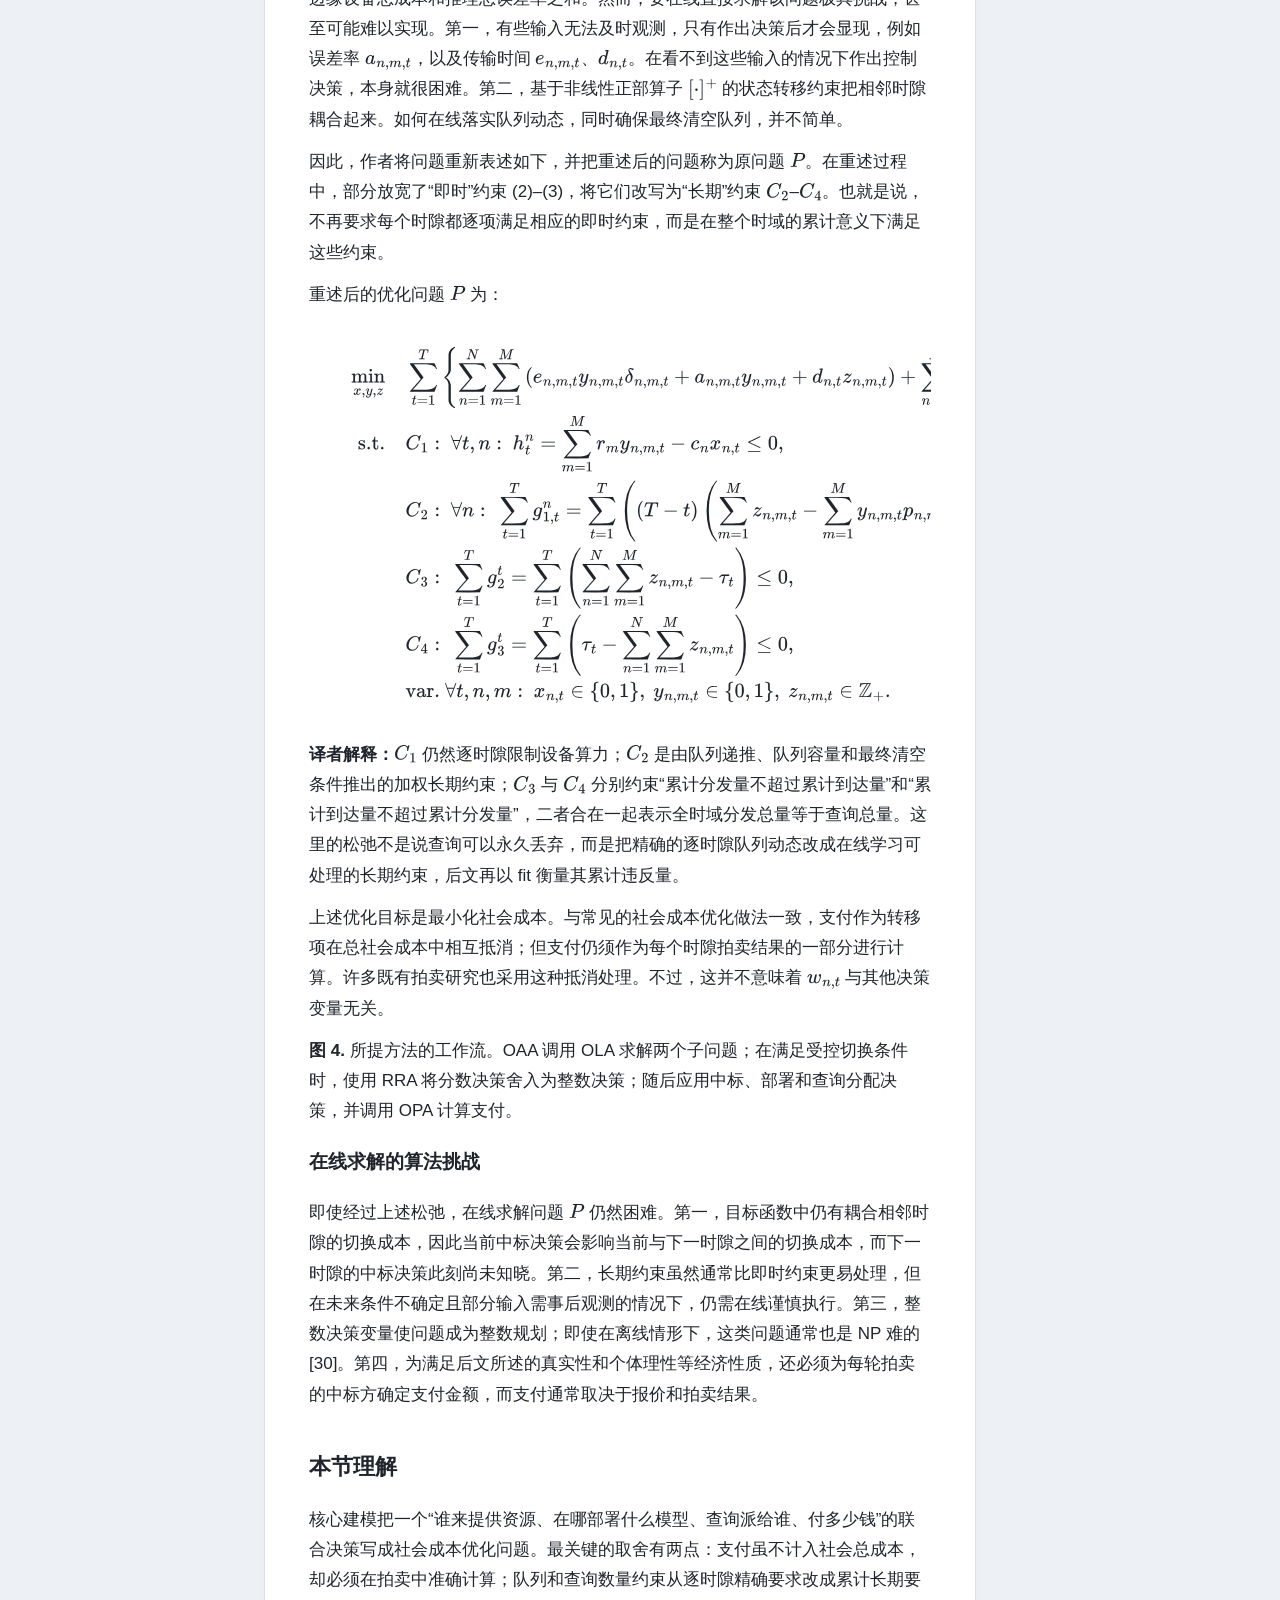
<file: papers/edge-ai-inference-tmc2025/index.html>
<!doctype html>
<html lang="zh-CN"><head><meta charset="utf-8"><meta name="viewport" content="width=device-width,initial-scale=1"><title>边缘 AI 推理服务论文｜中文翻译与解读</title><style>
:root{color-scheme:light;--ink:#20242c;--muted:#657080;--line:#d9dee7;--blue:#1e5aa8;--paper:#fff;--panel:#f4f6f9;--accent:#e8f0fb}*{box-sizing:border-box}body{margin:0;background:#edf0f4;color:var(--ink);font:17px/1.78 "Noto Sans CJK SC","Microsoft YaHei UI","Microsoft YaHei",sans-serif}.topbar{position:sticky;top:0;z-index:5;background:#fff;border-bottom:1px solid var(--line);padding:10px 20px;display:flex;gap:16px;align-items:center;flex-wrap:wrap}.brand{font-weight:700;margin-right:auto}.controls{display:flex;gap:7px;align-items:center}.controls button{border:1px solid var(--line);border-radius:7px;background:#fff;padding:7px 11px;cursor:pointer;color:var(--ink)}.controls button.active{background:var(--blue);color:white;border-color:var(--blue)}.layout{max-width:1500px;margin:20px auto;display:grid;grid-template-columns:230px minmax(0,1fr) 270px;gap:18px;padding:0 16px}.sidebar,.terms{position:sticky;top:75px;align-self:start;max-height:calc(100vh - 95px);overflow:auto;background:var(--paper);border:1px solid var(--line);border-radius:12px;padding:14px}.sidebar a{display:block;text-decoration:none;color:var(--ink);padding:6px 8px;border-radius:6px;font-size:14px}.sidebar a:hover,.term-link:hover{background:var(--accent)}main{min-width:0}.chapter{background:var(--paper);border:1px solid var(--line);border-radius:12px;padding:36px 44px;margin:0 0 18px;box-shadow:0 2px 8px #1f293708}.chapter h1{font-size:26px;line-height:1.35;border-bottom:1px solid var(--line);padding-bottom:12px}.chapter h2{font-size:22px;margin-top:1.7em}.chapter h3{font-size:19px}.chapter p{margin:.7em 0}.chapter-label,.column-label{font-size:12px;letter-spacing:.06em;color:var(--muted);font-weight:700}.interpretation{border-top:4px solid #d6a83b}.pair{display:grid;grid-template-columns:1fr 1fr;border-top:1px solid var(--line);margin:0 -12px;padding:16px 12px;gap:20px;scroll-margin-top:78px}.source-left,.translation-right{min-width:0}.source-left{color:#414955;font-family:Georgia,"Times New Roman",serif;font-size:16px}.translation-right{border-left:1px solid var(--line);padding-left:20px}.pair-equation .source-left,.pair-equation .translation-right{overflow-x:auto}.display-math{overflow-x:auto;text-align:center;padding:8px 0}.display-math mjx-container{display:block;max-width:100%;overflow-x:auto;overflow-y:hidden}.table-wrap{overflow:auto;margin:1em 0}table{border-collapse:collapse;width:100%;font-size:.88em}th,td{border:1px solid var(--line);padding:6px 8px;text-align:left;vertical-align:top}th{background:var(--panel)}figure{margin:1.3em auto;text-align:center;max-width:100%}figure img{height:auto;max-width:100%;border:1px solid #e2e5ea}/* 「图 N–M 图注译文」这类小节里图片直接躺在 <p> 中，不在 figure 内，figure img 的限宽规则匹配不到，会把整页撑宽（原图最宽 1448px）。*/p>img{max-width:100%;height:auto}.chapter img{max-width:100%;height:auto}blockquote{border-left:3px solid var(--blue);margin:1em 0;padding:1px 14px;color:var(--muted)}.term-link{color:var(--blue);text-decoration:underline;text-decoration-style:dotted;text-underline-offset:3px}.terms h2{font-size:17px;margin:0 0 8px}.term-entry{border-top:1px solid var(--line);padding:7px 1px;font-size:13px}.term-entry summary{cursor:pointer;font-weight:700}.term-entry summary span{display:block;color:var(--muted);font-weight:400}.term-entry p{margin:5px 0}.terms small{color:var(--muted)}.zh-only{display:block}.parallel-only{display:none}.mode-parallel .zh-only{display:none}.mode-parallel .parallel-only{display:block}.mode-parallel .interpretation .zh-only{display:block}.mode-parallel .interpretation .parallel-only{display:none}.source-link{color:var(--blue);font-size:13px}.footer{max-width:1500px;margin:0 auto;padding:0 18px 30px;color:var(--muted);font-size:13px}@media(max-width:1100px){.layout{grid-template-columns:190px minmax(0,1fr)}.terms{display:none}}@media(max-width:760px){body{font-size:16px}.layout{display:block;padding:0 8px}.sidebar{position:relative;top:auto;max-height:none;margin-bottom:10px}.sidebar a{display:inline-block}.chapter{padding:22px 18px}.pair{display:block;margin:0;padding:12px 0}.translation-right{border-left:0;border-top:1px dashed var(--line);margin-top:12px;padding:12px 0 0}.source-left{font-size:15px}.topbar{position:relative}.brand{width:100%}}@media print{body{background:white}.topbar,.sidebar,.terms{display:none!important}.layout{display:block;max-width:none;margin:0;padding:0}.chapter{box-shadow:none;border:0;padding:12mm;margin:0;break-after:page}.pair{break-inside:avoid}.source-left,.translation-right{font-size:10pt}}
</style>
<script>window.MathJax = { tex: { inlineMath: [['$', '$'], ['\\(', '\\)']], displayMath: [['$$', '$$'], ['\\[', '\\]']] }, svg: { fontCache: 'global' } };</script>
<script defer src="assets/mathjax/tex-svg-full.js"></script></head>
<body class="mode-zh"><header class="topbar"><div class="brand">论文翻译与解读 · Edge AI Inference as a Service via Dynamic Resources From Repeated Auctions</div><a class="source-link" href="source.pdf">打开原文 PDF</a><div class="controls"><button id="zhBtn" class="active" type="button">中文阅读</button><button id="parallelBtn" type="button">中英对照</button><button id="smaller" type="button">A−</button><button id="larger" type="button">A+</button></div></header>
<div class="layout"><nav class="sidebar"><strong>章节导航</strong><a href="#reading-guide">先读懂论文</a><a href="#01-题名-摘要与第一节-引言">题名、摘要与第一节：引言</a><a href="#02-II-建模与问题形式化">II. 建模与问题形式化</a><a href="#03-III-在线机制设计">III. 在线机制设计</a><a href="#04-IV-性能分析">IV. 性能分析</a><a href="#05-V-实验评估">V. 实验评估</a><a href="#06-VI-相关工作">VI. 相关工作</a></nav><main><section class="chapter interpretation" id="reading-guide"><div class="chapter-label">译者导读 · 先读懂论文</div><h1 id="读懂这篇论文-问题-机制与结论">读懂这篇论文：问题、机制与结论</h1>
<h2 id="一句话概括">一句话概括</h2>
<p>论文研究<a class="term-link" href="#term-2"><a class="term-link" href="#term-1">边缘 AI 推理</a>服务</a>如何通过<a class="term-link" href="#term-8">重复拍卖</a>，按<a class="term-link" href="#term-9">时隙</a>从分散的用户设备中动态租用计算资源，并同时决定哪些设备中标、模型部署在哪里、用户<a class="term-link" href="#term-12">查询分发</a>到哪里以及向设备支付多少。它将成本、推理误差、切换代价、<a class="term-link" href="#term-15">查询队列</a>和拍卖激励放入同一个<a class="term-link" href="#term-17">在线优化</a>框架，再用四个互相衔接的算法处理在线决策、整数约束与支付。</p>
<h2 id="场景中有谁-每个时隙做什么">场景中有谁、每个时隙做什么</h2>
<ul>
<li><strong><a class="term-link" href="#term-4">服务提供方</a></strong>运营边缘 AI 推理服务，也是拍卖人。</li>
<li><strong>边缘<a class="term-link" href="#term-5">设备所有者</a></strong>提交资源报价，是竞标方。设备可以是边缘服务器、台式机或移动设备。</li>
<li><strong>终端用户</strong>提交推理查询；服务方把查询分派到已获选的设备及其部署模型上处理。</li>
</ul>
<p>每个时隙，服务方向设备征集报价，选出中标设备；决定在哪些设备部署哪些模型以及分发多少查询；随后按拍卖规则支付中标设备。论文实验把一个时隙设为 15 分钟，但数学模型允许一般的时域长度。</p>
<h2 id="目标函数为什么叫-社会成本">目标函数为什么叫“<a class="term-link" href="#term-10">社会成本</a>”</h2>
<p>服务方承担模型传输、查询通信和对设备的支付；设备所有者承担自身资源成本和重新接入/初始化等<a class="term-link" href="#term-11">切换成本</a>，并收到服务方支付；系统还把模型推理误差计入目标。由于支付是服务方与设备之间的转移，计算总社会成本时支付收入与支出相互抵消。因此目标函数最终由模型传输成本、查询通信成本、设备报价成本、切换成本和推理误差组成。<strong>支付虽从总成本中抵消，仍须精心设计</strong>，否则设备可能虚报成本或不愿参加。</p>
<p>主要决策变量：</p>
<ul>
<li>$x_{n,t}$：设备 $n$ 在时隙 $t$ 是否中标；</li>
<li>$y_{n,m,t}$：模型 $m$ 是否部署在设备 $n$；</li>
<li>$z_{n,m,t}$：分配到设备 $n$ 上模型 $m$ 的查询数；</li>
<li>$w_{n,t}$：支付给设备 $n$ 的金额。</li>
</ul>
<h2 id="难点在哪里">难点在哪里</h2>
<ol>
<li><strong>成本与精度的权衡</strong>：高精度模型往往需要更多计算资源；低精度模型成本较低，但服务质量下降。</li>
<li><strong>误差事后才知道</strong>：某模型处理真实查询后，服务方才能观测其误差率；下一时隙的工作负载、通信成本和报价也尚未出现。</li>
<li><strong>相邻拍卖互相影响</strong>：设备本时隙落选、之后重新中标时，服务方可能需要重新授权、启动环境和部署模型，产生切换成本。</li>
<li><strong>查询队列与整数决策</strong>：设备的处理速度不同，查询不能无限积压；而中标、部署和查询数原本都带有整数约束，使整体问题难解。</li>
<li><strong>拍卖激励</strong>：中标选择与支付需要满足真实性和个体理性，且机制须能在线运行。</li>
</ol>
<h2 id="四个算法怎样接起来">四个算法怎样接起来</h2>
<ol>
<li><strong>OAA（在线拍卖算法）</strong>将问题按切换成本拆成两个子问题。它不会每个时隙都改变中标设备；只有累计的非切换成本达到由参数 $\eta$ 控制的阈值时，才接受新的中标组合。这是“等待累计代价再切换”的规则。</li>
<li><strong>OLA（在线学习算法）</strong>用原始–对偶更新处理长期队列/查询约束，并对每时隙求一个凸优化问题。决策只使用当前已经可用的信息；误差率等结果在之后观测后再进入下一轮。</li>
<li><strong>RRA（随机舍入算法）</strong>将分数解变成二元/整数决策。部署变量用两阶段随机化维持设备资源容量并保留期望值；查询数和中标变量用按小数部分进行的随机舍入。</li>
<li><strong>OPA（在线支付分配）</strong>依据随机拍卖的单调分配条件和积分支付公式计算中标设备的付款，落选设备支付为零。由于舍入保持中标概率的期望，支付规则可使用前一阶段得到的分数分配函数。</li>
</ol>
<h2 id="理论结果分别保证什么">理论结果分别保证什么</h2>
<ul>
<li>对给定的中标序列，OLA/RRA 在子问题 $P_2$ 上取得次线性遗憾和次线性<a class="term-link" href="#term-16">长期约束</a>违反量（fit）。时间平均的差距和违反量随时域增长而趋于零。</li>
<li>对原始整体问题 $P$，论文证明常数竞争比：在线方案成本与事后知道全部输入的离线最优方案相比，由一个常数因子控制。</li>
<li>每个时隙的随机拍卖在<strong>期望意义下</strong>真实性且个体理性；这不是“每一种随机结果都具有同样性质”的表述。</li>
</ul>
<h2 id="实验怎么做-报告了什么">实验怎么做、报告了什么</h2>
<p>实验使用 RTX 2080 Ti、RTX 3090、Tesla V100、Huawei Atlas 200DK 和 Jetson NX 等设备，以及 YOLOv4、DeepLabv3、BERT、VGG16、Inceptionv3 等模型测量推理性能。默认工作负载来自伦敦地铁 268 个站点的四天客流数据，按 15 分钟划分为约 300 个时隙；另用 IRSMSetting、MTA 和上海 Telecom 数据集作对照。系统规模最高测试到 1200 个竞标设备。</p>
<p>论文正文报告：在主实验中，OAA 相对 Random、All、Price 等启发式平均降低社会成本约 65%，相对 IRSM 和 TARFO 等方法平均降低约 40%；跨 London、IRSMSetting、MTA、Telecom 四类负载，相对其他算法的平均降幅分别为 63%、38%、27%、10%。所选模型的平均误差率比其他方法低 8%–24%。OAA 的在线计算通常为几十毫秒；支付算法 OPA 平均约 10 秒，仍在 15 分钟时隙结束前完成。</p>
<h2 id="阅读时应保留的边界">阅读时应保留的边界</h2>
<ul>
<li>论文先将每时隙的队列和查询分配条件放宽为全时域长期约束，再分析遗憾与 fit；不能把“每时隙原始约束严格满足”误读为理论结论。</li>
<li>“社会成本”不含支付转移，但真实性和个体理性仍依赖支付算法。</li>
<li>遗憾对照的是逐时隙离线最优解之和；竞争比对照的是全时域离线最优解，二者不是同一基准。</li>
<li>定理 2 的推导式 (14) 在常数倍项之外还出现 $O(T^{\varsigma_1})$ 加项，作者随后以“给定 $T$ 时它是常数”收束为竞争比。严格的、对任意时域长度统一成立的纯乘法界，还需要说明该加项怎样被全局最优成本吸收。这里记录为证明表述的适用范围问题，不据此断言定理结论错误。</li>
<li>论文针对每时隙可处理的轻量推理查询，不建模跨多个时隙运行的长任务，也不设显式截止期；设备处理器在单设备内部假设同质。</li>
</ul>
<h2 id="按论文结构阅读">按论文结构阅读</h2>
<ol>
<li>引言提出五类挑战与论文贡献。</li>
<li>建模与问题形式化定义实体、成本、队列和长期约束。</li>
<li>在线机制设计给出 OAA、OLA、RRA、OPA。</li>
<li>性能分析证明遗憾/fit、竞争比、真实性和个体理性。</li>
<li>实验评估对比成本、误差率、可扩展性和运行时间。</li>
<li>相关工作解释既有研究的空缺；讨论说明连接不稳定、重复参与和 DRL 的适用边界；结论总结并提出训练场景作为后续方向。</li>
</ol></section><section class="chapter" id="01-题名-摘要与第一节-引言"><h1>题名、摘要与第一节：引言</h1><div class="zh-only"><h1 id="题名-摘要与第一节-引言">题名、摘要与第一节：引言</h1>
<h2 id="论文信息">论文信息</h2>
<p>通过重复拍卖动态获取资源的边缘 AI 推理服务</p>
<p>Mingtao Ji、Hehan Zhao、Lei Jiao、Sheng Zhang、Xin Li、Zhuzhong Qian、Baoliu Ye</p>
<p>发表于 <em>IEEE Transactions on Mobile Computing</em>, vol. 24, no. 9, September 2025，页码 7947–7964。DOI：10.1109/TMC.2025.3554816。论文于 2024 年 7 月 6 日收稿，2025 年 1 月 13 日修回，2025 年 3 月 11 日录用；在线发表日期为 2025 年 3 月 26 日，当前版本日期为 2025 年 8 月 6 日。</p>
<p>为使边缘 AI 服务提供方能够招募<a class="term-link" href="#term-3">边缘设备</a>，并在这些设备上部署 AI 模型、提供推理服务，本文对一种基于重复拍卖（repeated auctions）的新型激励与优化机制开展了系统的数学和算法研究。首先，我们建模并形式化一个全时域累计社会成本（social cost）优化问题，以刻画成本与精度之间的权衡、相邻拍卖之间的依赖关系，以及实现所需经济性质的要求。随后，为在线求解这个难以处理的非线性整数规划问题，我们设计了一组协同工作的多项式时间算法。该方法在审慎控制下动态选择和切换中标设备，利用在线学习处理事后才能观测的推理精度和工作负载队列动态，并借助随机化把模型部署和查询分发的分数决策转为整数决策。我们还设计支付分配，使其满足目标经济性质的充要条件。进一步地，我们严格证明了所提方法具有常数<a class="term-link" href="#term-25">竞争比（competitive ratio）</a>、次线性<a class="term-link" href="#term-23">后悔值（regret）</a>和<a class="term-link" href="#term-24">约束拟合度（fit）</a>，并在期望意义下满足<a class="term-link" href="#term-26">真实性（truthfulness）</a>与<a class="term-link" href="#term-27">个体理性（individual rationality）</a>。最后，通过使用真实设备、AI 模型和数据轨迹开展的大量实验，我们验证了该方法相较基线和先进方法具有显著优势。</p>
<p><strong>关键词：</strong>边缘 AI；推理；边缘计算；在线优化；在线学习；拍卖。</p>
<h2 id="i-引言">I. 引言</h2>
<p>边缘 AI 推理（edge AI inference）[1] 是指在更靠近终端用户的网络边缘设备上部署机器学习模型。这样做能够显著缩短响应时间、降低带宽消耗，并保护数据隐私 [2]。作为一种服务，边缘 AI 推理已用于虚拟现实 [3]、医疗健康 [4] 和自动驾驶汽车 [5] 等多种场景。例如，在虚拟现实中，推理服务接收用户的手势、语音等推理请求，并迅速返回推理结果。</p>
<p>遗憾的是，许多边缘 AI 服务并没有足够且合适的边缘设备来部署推理服务。尽管如今的云计算厂商也提供“按使用量付费”的边缘计算服务 [6]，但成本仍可能很高，尤其对小型边缘 AI 企业而言。例如，Amazon CloudFront 的计算价格是其 EC2 的 6 倍 [7]。此外，现有边缘基础设施虽然分布广泛，却通常位于预先指定的固定地点，仍可能无法以足够细的粒度覆盖特定地理区域中的目标用户群。更重要的是，当前商业边缘资源供给主要面向边缘服务器；但边缘设备并不一定非得是服务器，也可以是智能路由器 [8]、家用网络存储设备（NAS）[9]，或个人电脑，例如“AI PC”[10]。理想情况下，边缘 AI 服务可以根据需要，在任意地点适时启用并释放这类设备。</p>
<p>要实现这一目标，需要有一种激励机制，促使边缘设备所有者向边缘 AI 服务提供设备或设备上的闲置资源。拍卖可以承担这种激励作用，如图 1 所示。边缘 AI 推理服务可以作为拍卖人，通过拍卖从边缘设备处购买资源；设备则作为竞标方提交报价。拍卖具有多项优势，包括降低定价失准的可能性、更好地匹配供需，以及实时反映市场动态 [11], [12]。</p>
<p>然而，如何基于动态招募的边缘资源，持续运行和编排边缘 AI 推理服务，在最低成本下达到所需服务质量，同时持续激励设备提供资源，并非易事。本文归纳出三个独特且根本性的挑战，图 2 也对其作了概括。</p>
<h3 id="成本与精度的动态权衡">成本与精度的动态权衡</h3>
<p><strong>系统动态下的成本与精度权衡：</strong>边缘设备的计算能力通常有限，因此必须谨慎选择模型：精度较高的模型可能占用过多边缘资源；资源需求较低的模型则可能降低服务质量。问题更复杂之处在于，推理精度是事后才能观测的——只有在实际部署模型并用它处理用户查询之后，我们才能观察到该模型的精度（或误差率）。在作出模型部署决策时，实际查询尚未处理，模型对这些查询的表现还未知。与此同时，我们还必须在变化的网络条件下，以最低通信成本把用户查询分发给不同边缘设备；并且考虑到模型在不同设备上的执行速度不同，还要维护每台设备的查询队列并最终将其清空。</p>
<h3 id="相邻拍卖之间的依赖">相邻拍卖之间的依赖</h3>
<p><strong>相邻拍卖之间的依赖：</strong>随着边缘资源被持续招募，拍卖会反复举行，并非一次性交易；因此，每次拍卖不能孤立处理。某设备上一轮中标、本轮却落选后，可能收回资源、关机或退出系统。如果它在下一轮重新加入并再次中标，就可能产生“切换成本”：推理服务需要重新授权设备、重新初始化执行环境并重新部署模型，这会耗费时间和精力。理想情况下，为降低这类成本，某一轮选择中标设备时就应审慎考虑它下一轮是否也可能中标。但这几乎难以做到，因为下一轮拍卖尚未发生，其输入届时也可能全部改变 [1], [13]。</p>
<h3 id="每轮拍卖的经济性质">每轮拍卖的经济性质</h3>
<p><strong>每轮拍卖的经济性质：</strong>即使只考虑单轮拍卖，机制的设计与求解也并不简单。选择中标方不仅要平衡成本和精度，还必须实现真实性和个体理性等期望的经济性质 [11], [14]。真实性要求竞标方如实报告自身估值时效用最大化，也就是没有虚报价格的动机；个体理性要求无论拍卖结果如何，每个竞标方的效用都不为负，即参与拍卖是自愿且不会导致损失。著名的 <a class="term-link" href="#term-29">Vickrey–Clarke–Groves（VCG）机制</a> [15] 能实现这些性质，但原始 VCG 要求精确求解底层优化问题。由于本问题复杂且含整数决策，后文将说明它难以求解；分数 VCG [16] 也不适用，因为每轮拍卖还包含边缘 AI 推理开销和精度等额外项。</p>
<p>现有研究尚不能有效解决上述挑战。许多关于边缘 AI 推理系统的工作 [1], [13], [17]–[19] 假设资源充足，却不通过经济机制动态增减资源，因而无法满足本文场景的需要。另一些关于网络边缘激励机制的工作 [11], [12], [20]–[23] 通常没有考虑 AI 推理，或忽略了边缘 AI 推理特有的性质和挑战，因此也不能直接用于本文场景。详细讨论见第 VI 节。</p>
<h3 id="本文贡献">本文贡献</h3>
<p>本文通过数学建模和算法研究，并辅以严谨的理论分析，着手解决上述挑战。主要贡献如下。</p>
<p>第一，本文建立并形式化一个全时域累计社会成本优化问题。在资源容量和推理查询队列动态的约束下，问题最小化边缘 AI 服务成本、边缘设备成本与<a class="term-link" href="#term-13">推理误差率</a>之和。每个时隙、每轮拍卖的控制决策包括选择中标方、部署模型、分发查询以及向竞标方支付费用。该问题属于非线性整数规划，因而是 NP 难问题；但它具有较强的一般性，几乎不对输入动态性和异质性作假设。</p>
<p>第二，为使边缘 AI 服务能在采购资源的同时提供推理服务，本文提出四种可协同工作的新型多项式时间在线算法。我们依据竞标切换成本，将原问题拆分为两个子问题。整体在线优化算法动态平衡切换成本与其他成本项：只有当累计的其他成本超过预设参数与上一次切换成本的乘积时，才触发新一轮切换。为此，第二个基于在线学习的算法负责处理各轮拍卖中的事后推理精度和查询队列状态转移；第三个算法通过随机化，把分数控制决策转换成整数决策，同时不违反每时隙的即时约束。第四个算法则利用分数和整数的中标决策，根据实际报价以及为中标方构造的替代报价，计算每轮拍卖的支付。</p>
<p>第三，本文严格证明了算法的多项最坏情形性能保证。总体而言，组合算法具有常数竞争比：逐步观测输入的在线方法所产生的社会成本，不超过一次性预知全部输入的离线最优社会成本的某个常数倍。对于负责所有非切换成本的在线学习部分，本文证明其遗憾和 fit 均为次线性；也就是说，随着时间推移，方法成本与逐时隙单独求得的最优成本之间的时间平均差距趋于零，长期约束违反量的时间平均值也趋于零。支付分配组件满足随机拍卖真实性和个体理性的充要条件，因此能够同时实现这两种经济性质。</p>
<p>第四，本文搭建真实硬件测试床，采用真实 AI 模型，并使用真实轨迹数据（例如边缘设备位置、工作负载变化）驱动多种对比方法，从多个指标评估所提方法。主要观察结果如下：(i) 所提方法能实时节省社会成本；累计成本相较基线方法降低 55%–70%，相较当前先进方法降低 30%–49%；(ii) 方法具有良好的可扩展性，并持续优于其他方法；(iii) 在线学习组件的遗憾最低，遗憾和 fit 均呈次线性增长；(iv) 实验中所提方法实现了真实性和个体理性；(v) 除支付分配可能需要数秒外，算法通常在几十毫秒内完成；对每个 15 分钟时隙而言，这样的耗时可以接受。</p>
<p>本文其余部分安排如下：第 II 节对社会成本优化问题进行建模和形式化；第 III 节提出并设计在线求解算法；第 IV 节分析并证明算法的理论性能保证；第 V 节通过测试床实验验证算法的实际表现；第 VI 节综述现有研究；第 VII 节讨论本文相关问题；第 VIII 节总结全文。</p>
<h3 id="图-1-2">图 1–2</h3>
<p><img alt="图 1 基于拍卖的边缘 AI 推理架构" src="assets/figures/figure-01.png"> <strong>图 1.</strong> 基于拍卖的边缘 AI 推理架构。边缘 AI 推理服务（拍卖人）接收用户的推理任务，将其分发到中标设备上的模型处理，再向用户返回结果；设备所有者作为竞标方提交报价，机制需兼顾真实性与个体理性。</p>
<p><img alt="图 2 引言结构示意图" src="assets/figures/figure-02.png"> <strong>图 2.</strong> 引言结构示意图。论文依次提出边缘资源激励、社会成本优化、在线拍卖、在线学习、随机舍入、支付分配及其理论保证。</p></div><div class="parallel-only"><h1 id="题名-摘要与第一节-引言">题名、摘要与第一节：引言</h1>
<h2 id="论文信息">论文信息</h2><div class="pair pair-title" id="pair-front-title"><section class="source-left"><span class="column-label">原文 · front-title</span><p>Edge AI Inference as a Service via Dynamic Resources From Repeated Auctions</p></section><section class="translation-right"><span class="column-label">译文</span><p>通过重复拍卖动态获取资源的边缘 AI 推理服务</p>
<p>Mingtao Ji、Hehan Zhao、Lei Jiao、Sheng Zhang、Xin Li、Zhuzhong Qian、Baoliu Ye</p>
<p>发表于 <em>IEEE Transactions on Mobile Computing</em>, vol. 24, no. 9, September 2025，页码 7947–7964。DOI：10.1109/TMC.2025.3554816。论文于 2024 年 7 月 6 日收稿，2025 年 1 月 13 日修回，2025 年 3 月 11 日录用；在线发表日期为 2025 年 3 月 26 日，当前版本日期为 2025 年 8 月 6 日。</p></section></div><div class="pair pair-abstract" id="pair-abstract"><section class="source-left"><span class="column-label">原文 · abstract</span><p>To enable edge AI providers to recruit edge devices and use them to deploy AI models and provision inference services, we conduct a comprehensive mathematical and algorithmic study on a novel incentive and optimization mechanism based on repeated auctions. We first model and formulate a time-cumulative social cost optimization problem to capture the challenges of the trade-off between cost and accuracy, the dependency between adjacent auctions, and the need of achieving desired economic properties. Then, to solve this intractable non-linear integer program in an online manner, we design a set of polynomial-time algorithms that work together. Our approach dynamically chooses and switches winning bids under careful control, incorporates online learning to overcome posterior inference accuracy and workload queue dynamics, and leverages randomization to strategically convert fractional decisions of model placement and query dispatch into integers. We also allocate payments to meet the necessary and sufficient conditions for the desired economic properties. Further, we rigorously prove the constant competitive ratio, the sub-linear regret and fit, and the truthfulness and individual rationality for our proposed approach. Finally, through extensive experiments using real devices, AI models, and data traces, we have validated the substantial advantages of our proposed approach compared to the baselines and the state-of-the-art methods.</p></section><section class="translation-right"><span class="column-label">译文</span><p>为使边缘 AI 服务提供方能够招募边缘设备，并在这些设备上部署 AI 模型、提供推理服务，本文对一种基于重复拍卖（repeated auctions）的新型激励与优化机制开展了系统的数学和算法研究。首先，我们建模并形式化一个全时域累计社会成本（social cost）优化问题，以刻画成本与精度之间的权衡、相邻拍卖之间的依赖关系，以及实现所需经济性质的要求。随后，为在线求解这个难以处理的非线性整数规划问题，我们设计了一组协同工作的多项式时间算法。该方法在审慎控制下动态选择和切换中标设备，利用在线学习处理事后才能观测的推理精度和工作负载队列动态，并借助随机化把模型部署和查询分发的分数决策转为整数决策。我们还设计支付分配，使其满足目标经济性质的充要条件。进一步地，我们严格证明了所提方法具有常数竞争比（competitive ratio）、次线性后悔值（regret）和约束拟合度（fit），并在期望意义下满足真实性（truthfulness）与个体理性（individual rationality）。最后，通过使用真实设备、AI 模型和数据轨迹开展的大量实验，我们验证了该方法相较基线和先进方法具有显著优势。</p></section></div><div class="pair pair-abstract" id="pair-keywords"><section class="source-left"><span class="column-label">原文 · keywords</span><p>Index Terms—Edge AI, inference, edge computing, online optimization, online learning, auction.</p></section><section class="translation-right"><span class="column-label">译文</span><p><strong>关键词：</strong>边缘 AI；推理；边缘计算；在线优化；在线学习；拍卖。</p>
<h2 id="i-引言">I. 引言</h2></section></div><div class="pair pair-paragraph" id="pair-intro-p001"><section class="source-left"><span class="column-label">原文 · intro-p001</span><p>EDGE AI inference [1] entails deploying machine learning models upon devices at the network edge closer to the end users, substantially reducing response time and bandwidth consumption and safeguarding data privacy [2]. As a service, edge AI inference is adopted in a range of applications, such as virtual reality [3], healthcare [4], and autonomous vehicles [5]. For example, in virtual reality, the inference service receives the end users’ inference requests such as gestures and voices and provides inference results promptly.</p></section><section class="translation-right"><span class="column-label">译文</span><p>边缘 AI 推理（edge AI inference）[1] 是指在更靠近终端用户的网络边缘设备上部署机器学习模型。这样做能够显著缩短响应时间、降低带宽消耗，并保护数据隐私 [2]。作为一种服务，边缘 AI 推理已用于虚拟现实 [3]、医疗健康 [4] 和自动驾驶汽车 [5] 等多种场景。例如，在虚拟现实中，推理服务接收用户的手势、语音等推理请求，并迅速返回推理结果。</p></section></div><div class="pair pair-paragraph" id="pair-intro-p002"><section class="source-left"><span class="column-label">原文 · intro-p002</span><p>Unfortunately, many edge AI services do not actually have sufficient and satisfying edge devices for deploying edge AI inference. Although today’s cloud computing vendors also provide “pay-as-you-go” edge computing services [6], they could still be costly, especially for small-scale edge AI businesses. For instance, Amazon CloudFront has the computation price 6 times higher than its EC2 [7]. Besides, such existing edge infrastructures, distributed though, often reside at pre-specified fixed locations, and may still be unable to sufficiently reach the target group of end users in particular geographic locations at a finer granularity. More importantly, current commercial edge provisioning focuses on edge servers only; yet, an edge device does not actually have to be an edge server, and it can be a smart router [8], a home NAS [9], and a personal computer, e.g., the “AI PC” [10]. Ideally, it could be better if any of such edge devices at any location could be potentially and appropriately employed and released as needed by the edge AI service.</p></section><section class="translation-right"><span class="column-label">译文</span><p>遗憾的是，许多边缘 AI 服务并没有足够且合适的边缘设备来部署推理服务。尽管如今的云计算厂商也提供“按使用量付费”的边缘计算服务 [6]，但成本仍可能很高，尤其对小型边缘 AI 企业而言。例如，Amazon CloudFront 的计算价格是其 EC2 的 6 倍 [7]。此外，现有边缘基础设施虽然分布广泛，却通常位于预先指定的固定地点，仍可能无法以足够细的粒度覆盖特定地理区域中的目标用户群。更重要的是，当前商业边缘资源供给主要面向边缘服务器；但边缘设备并不一定非得是服务器，也可以是智能路由器 [8]、家用网络存储设备（NAS）[9]，或个人电脑，例如“AI PC”[10]。理想情况下，边缘 AI 服务可以根据需要，在任意地点适时启用并释放这类设备。</p></section></div><div class="pair pair-paragraph" id="pair-intro-p003"><section class="source-left"><span class="column-label">原文 · intro-p003</span><p>Moving toward this direction, what is needed here is an incentive mechanism to incentivize the edge device owners to contribute their edge devices or idle resources on such edge devices to the edge AI service. Auction can serve as such an incentive mechanism, as shown in Fig. 1. The edge AI inference service can act as the auctioneer and conduct auctions to procure edge resources as bids from the edge devices that can act as the bidders. Auction has many advantages indeed, including reducing the chance of mis-pricing, matching the demand with the supply better, and capturing the market dynamics in real time [11], [12].</p></section><section class="translation-right"><span class="column-label">译文</span><p>要实现这一目标，需要有一种激励机制，促使边缘设备所有者向边缘 AI 服务提供设备或设备上的闲置资源。拍卖可以承担这种激励作用，如图 1 所示。边缘 AI 推理服务可以作为拍卖人，通过拍卖从边缘设备处购买资源；设备则作为竞标方提交报价。拍卖具有多项优势，包括降低定价失准的可能性、更好地匹配供需，以及实时反映市场动态 [11], [12]。</p></section></div><div class="pair pair-paragraph" id="pair-intro-p004"><section class="source-left"><span class="column-label">原文 · intro-p004</span><p>However, it is non-trivial to design auction-based mechanisms to continuously operate and orchestrate the edge AI inference service with desired service quality at minimum cost upon dynamically-recruited edge resources, while keeping the edge devices incentivized to contribute such resources. We identify three unique and fundamental challenges as follows, also highlighted in Fig. 2.</p></section><section class="translation-right"><span class="column-label">译文</span><p>然而，如何基于动态招募的边缘资源，持续运行和编排边缘 AI 推理服务，在最低成本下达到所需服务质量，同时持续激励设备提供资源，并非易事。本文归纳出三个独特且根本性的挑战，图 2 也对其作了概括。</p>
<h3 id="成本与精度的动态权衡">成本与精度的动态权衡</h3></section></div><div class="pair pair-paragraph" id="pair-intro-p005"><section class="source-left"><span class="column-label">原文 · intro-p005</span><p>Cost versus Accuracy under System Dynamics: Given the often limited edge capacity, we need to carefully choose between high-accuracy models which can consume excessive edge resources and low-accuracy models which can save resources but have less satisfying service quality. What complicates this is that the inference accuracy is posterior—we only observe the accuracy (or the error rate) of a model upon users’ inference queries after we actually deploy and use this model to serve those queries. When making model deployment decisions, as the actual queries have not been served yet, we have no knowledge about the model’s performance on those queries. The difficulty further escalates because meanwhile we need to (i) dispatch users’ queries to different edge devices under time-varying network conditions at minimum communication cost, and (ii) maintain and eventually clear the query queue on each edge device given models’ diverse execution speeds on different devices.</p></section><section class="translation-right"><span class="column-label">译文</span><p><strong>系统动态下的成本与精度权衡：</strong>边缘设备的计算能力通常有限，因此必须谨慎选择模型：精度较高的模型可能占用过多边缘资源；资源需求较低的模型则可能降低服务质量。问题更复杂之处在于，推理精度是事后才能观测的——只有在实际部署模型并用它处理用户查询之后，我们才能观察到该模型的精度（或误差率）。在作出模型部署决策时，实际查询尚未处理，模型对这些查询的表现还未知。与此同时，我们还必须在变化的网络条件下，以最低通信成本把用户查询分发给不同边缘设备；并且考虑到模型在不同设备上的执行速度不同，还要维护每台设备的查询队列并最终将其清空。</p>
<h3 id="相邻拍卖之间的依赖">相邻拍卖之间的依赖</h3></section></div><div class="pair pair-paragraph" id="pair-intro-p006"><section class="source-left"><span class="column-label">原文 · intro-p006</span><p>Dependency between Adjacent Auctions: The auctions are not a one-time transaction, but are often repetitive as we continuously recruit edge resources; yet, each auction cannot just work independently. An edge device that was a winning bid in the last auction but does not win in the current auction may revoke its resources, shut down, or leave the system; if it joins again in the next auction and is selected to win, then it can incur “switching cost”, because the inference service needs to re-authorize the device, re-initialize its execution environment, and re-deploy the model(s), causing leading time and effort. To mitigate such switching cost, ideally, we should choose a winning bid in one auction by cautiously expecting whether this bid could also win in the next auction; yet, this is pretty hard if ever possible, because the next auction has not occurred yet and the inputs then could all change as it happens [1], [13].</p></section><section class="translation-right"><span class="column-label">译文</span><p><strong>相邻拍卖之间的依赖：</strong>随着边缘资源被持续招募，拍卖会反复举行，并非一次性交易；因此，每次拍卖不能孤立处理。某设备上一轮中标、本轮却落选后，可能收回资源、关机或退出系统。如果它在下一轮重新加入并再次中标，就可能产生“切换成本”：推理服务需要重新授权设备、重新初始化执行环境并重新部署模型，这会耗费时间和精力。理想情况下，为降低这类成本，某一轮选择中标设备时就应审慎考虑它下一轮是否也可能中标。但这几乎难以做到，因为下一轮拍卖尚未发生，其输入届时也可能全部改变 [1], [13]。</p>
<h3 id="每轮拍卖的经济性质">每轮拍卖的经济性质</h3></section></div><div class="pair pair-paragraph" id="pair-intro-p007"><section class="source-left"><span class="column-label">原文 · intro-p007</span><p>Economic Properties of Each Auction: Even for a single auction in our scenario, it is still non-trivial to design and solve. Choosing winning bids requires to not only balance cost and accuracy but also attain the desired economic properties such as truthfulness and individual rationality [11], [14]. Truthfulness ensures that every bid maximizes its utility by bidding the price that reflects the bidder’s true valuation (i.e., no motivation to lie about the bidding price), and individual rationality ensures that every bid always has non-negative utility regardless of the auction outcome (i.e., voluntary auction participation). The well-known Vickrey-Clarke-Groves (VCG) mechanisms [15] can achieve such economic properties. However, original VCG requires to exactly solve the underlying optimization problem, but our problem, due to the complexities and integer decisions, is intractable as will be shown; fractional VCG [16] is also inapplicable, due to the existence of the extra terms of the edge AI inference overhead and accuracy in each auction.</p></section><section class="translation-right"><span class="column-label">译文</span><p><strong>每轮拍卖的经济性质：</strong>即使只考虑单轮拍卖，机制的设计与求解也并不简单。选择中标方不仅要平衡成本和精度，还必须实现真实性和个体理性等期望的经济性质 [11], [14]。真实性要求竞标方如实报告自身估值时效用最大化，也就是没有虚报价格的动机；个体理性要求无论拍卖结果如何，每个竞标方的效用都不为负，即参与拍卖是自愿且不会导致损失。著名的 Vickrey–Clarke–Groves（VCG）机制 [15] 能实现这些性质，但原始 VCG 要求精确求解底层优化问题。由于本问题复杂且含整数决策，后文将说明它难以求解；分数 VCG [16] 也不适用，因为每轮拍卖还包含边缘 AI 推理开销和精度等额外项。</p></section></div><div class="pair pair-paragraph" id="pair-intro-p008"><section class="source-left"><span class="column-label">原文 · intro-p008</span><p>Existing studies fall short to effectively tackle the aforementioned challenges. Many works [1], [13], [17], [18], [19] on edge AI inference systems often assume abundant resources without dynamically adding or removing resources through economic means, unable to meet the needs of our scenario. Other works [11], [12], [20], [21], [22], [23] on incentive mechanisms at the network edge typically do not consider AI inference, or ignore the unique features and challenges of edge AI inference as we highlight above, thus inapplicable to our scenario. See Section VI for detailed discussions.</p></section><section class="translation-right"><span class="column-label">译文</span><p>现有研究尚不能有效解决上述挑战。许多关于边缘 AI 推理系统的工作 [1], [13], [17]–[19] 假设资源充足，却不通过经济机制动态增减资源，因而无法满足本文场景的需要。另一些关于网络边缘激励机制的工作 [11], [12], [20]–[23] 通常没有考虑 AI 推理，或忽略了边缘 AI 推理特有的性质和挑战，因此也不能直接用于本文场景。详细讨论见第 VI 节。</p>
<h3 id="本文贡献">本文贡献</h3></section></div><div class="pair pair-paragraph" id="pair-intro-p009"><section class="source-left"><span class="column-label">原文 · intro-p009</span><p>In this paper, we overcome all the aforementioned challenges via a mathematical and algorithmic study with solid theoretical analysis. We make multiple contributions:</p></section><section class="translation-right"><span class="column-label">译文</span><p>本文通过数学建模和算法研究，并辅以严谨的理论分析，着手解决上述挑战。主要贡献如下。</p></section></div><div class="pair pair-paragraph" id="pair-intro-p010"><section class="source-left"><span class="column-label">原文 · intro-p010</span><p>First, we model and formulate a time-cumulative social cost optimization problem, which minimizes the sum of the edge AI service’s cost, the edge devices’ cost, and the inference error rate, subject to resource capacity and inference query queue dynamics. The control decisions include winning-bid selection, model placement, query dispatch, and payments to bids in each auction at each corresponding time slot. This problem is a non-linear integer program, unsurprisingly NP-hard, but is general enough with almost zero assumption on the input dynamics and heterogeneities.</p></section><section class="translation-right"><span class="column-label">译文</span><p>第一，本文建立并形式化一个全时域累计社会成本优化问题。在资源容量和推理查询队列动态的约束下，问题最小化边缘 AI 服务成本、边缘设备成本与推理误差率之和。每个时隙、每轮拍卖的控制决策包括选择中标方、部署模型、分发查询以及向竞标方支付费用。该问题属于非线性整数规划，因而是 NP 难问题；但它具有较强的一般性，几乎不对输入动态性和异质性作假设。</p></section></div><div class="pair pair-paragraph" id="pair-intro-p011"><section class="source-left"><span class="column-label">原文 · intro-p011</span><p>Second, to enable the edge AI service to solve this problem to provision the inference service while procuring the resources, we propose four novel polynomial-time online algorithms that can work jointly. We decouple our original problem into two sub-problems based on the bid-switching cost. We design our overall online optimization algorithm to dynamically balance the switching cost and all the rest of the cost terms by only triggering a new switch operation when the accumulated other costs exceed a pre-specified parameter times the switching cost of the last switch operation. To that end, we invoke our second algorithm, which is based on online learning, to address the posterior inference accuracy and the query queue state transitions for each auction. During this process, we also invoke our third algorithm which adopts randomization to convert all our fractional control decisions into integers without violating any constraints at each time slot. Via our fractional and integral bid-selection decisions, our fourth algorithm calculates payments in each auction using the real bidding prices and the conceived alternative bidding prices of the winning bids.</p></section><section class="translation-right"><span class="column-label">译文</span><p>第二，为使边缘 AI 服务能在采购资源的同时提供推理服务，本文提出四种可协同工作的新型多项式时间在线算法。我们依据竞标切换成本，将原问题拆分为两个子问题。整体在线优化算法动态平衡切换成本与其他成本项：只有当累计的其他成本超过预设参数与上一次切换成本的乘积时，才触发新一轮切换。为此，第二个基于在线学习的算法负责处理各轮拍卖中的事后推理精度和查询队列状态转移；第三个算法通过随机化，把分数控制决策转换成整数决策，同时不违反每时隙的即时约束。第四个算法则利用分数和整数的中标决策，根据实际报价以及为中标方构造的替代报价，计算每轮拍卖的支付。</p></section></div><div class="pair pair-paragraph" id="pair-intro-p012"><section class="source-left"><span class="column-label">原文 · intro-p012</span><p>Third, we rigorously prove the multiple worst-case performance guarantees associated with our algorithms. Overall, our combined algorithmic approach achieves a constant competitive ratio, i.e., the social cost incurred by our online approach (which observes the inputs gradually) is upper-bounded by this constant times the social cost in the offline optimal situation (which observes all inputs in hindsight at once). For our online learning component that addresses all the non-switching costs, we achieve sub-linear regret and fit, i.e., as time goes, the time-averaged difference between those costs incurred by our approach and those incurred in the series of one-shot optimums vanishes, and the time-averaged violation of the long-term constraints also vanishes. Our payment allocation component meets the sufficient and necessary conditions for truthfulness and individual rationality in randomized auctions, and thus achieves these economic properties simultaneously.</p></section><section class="translation-right"><span class="column-label">译文</span><p>第三，本文严格证明了算法的多项最坏情形性能保证。总体而言，组合算法具有常数竞争比：逐步观测输入的在线方法所产生的社会成本，不超过一次性预知全部输入的离线最优社会成本的某个常数倍。对于负责所有非切换成本的在线学习部分，本文证明其遗憾和 fit 均为次线性；也就是说，随着时间推移，方法成本与逐时隙单独求得的最优成本之间的时间平均差距趋于零，长期约束违反量的时间平均值也趋于零。支付分配组件满足随机拍卖真实性和个体理性的充要条件，因此能够同时实现这两种经济性质。</p></section></div><div class="pair pair-paragraph" id="pair-intro-p013"><section class="source-left"><span class="column-label">原文 · intro-p013</span><p>Fourth, we build a testbed with real hardware, adopt real AI models, and compare our approach to a variety of other methods driven by real traces (e.g., edge device locations, workload variations) for various performance metrics. We briefly summarize our observations: (i) Our approach saves social cost in real time, reducing social cost by 55%∼70% cumulatively compared to baselines and by 30%∼49% cumulatively compared to state-of-the-arts; (ii) Our approach scales well with inputs and consistently outperforms others; (iii) Our online learning component has the lowest regret, achieving sub-linear growth in both regret and fit; (iv) Our approach achieves truthfulness and individual rationality in practice; (v) Our algorithms run fast and finish in tens of milliseconds, except the payment allocation which could consume seconds, acceptable per 15-minute-long time slot.</p></section><section class="translation-right"><span class="column-label">译文</span><p>第四，本文搭建真实硬件测试床，采用真实 AI 模型，并使用真实轨迹数据（例如边缘设备位置、工作负载变化）驱动多种对比方法，从多个指标评估所提方法。主要观察结果如下：(i) 所提方法能实时节省社会成本；累计成本相较基线方法降低 55%–70%，相较当前先进方法降低 30%–49%；(ii) 方法具有良好的可扩展性，并持续优于其他方法；(iii) 在线学习组件的遗憾最低，遗憾和 fit 均呈次线性增长；(iv) 实验中所提方法实现了真实性和个体理性；(v) 除支付分配可能需要数秒外，算法通常在几十毫秒内完成；对每个 15 分钟时隙而言，这样的耗时可以接受。</p></section></div><div class="pair pair-paragraph" id="pair-intro-p014"><section class="source-left"><span class="column-label">原文 · intro-p014</span><p>The rest of this paper is structured as follows. Section II models and formulates the social cost optimization problem. Section III proposes and designs our algorithms to solve this problem online. Section IV analyzes and proves the theoretical performance guarantees of our algorithms. Section V validates the practical performance of our algorithms via testbed-based experiments. Section VI summarizes the existing research. Section VII discusses some related issues in this work. Section VIII concludes.</p></section><section class="translation-right"><span class="column-label">译文</span><p>本文其余部分安排如下：第 II 节对社会成本优化问题进行建模和形式化；第 III 节提出并设计在线求解算法；第 IV 节分析并证明算法的理论性能保证；第 V 节通过测试床实验验证算法的实际表现；第 VI 节综述现有研究；第 VII 节讨论本文相关问题；第 VIII 节总结全文。</p>
<h3 id="图-1-2">图 1–2</h3></section></div><div class="pair pair-caption" id="pair-fig-01-caption"><section class="source-left"><span class="column-label">原文 · fig-01-caption</span><p>Fig. 1. Architecture of auction-based edge AI inference.</p></section><section class="translation-right"><span class="column-label">译文</span><p><img alt="图 1 基于拍卖的边缘 AI 推理架构" src="assets/figures/figure-01.png"> <strong>图 1.</strong> 基于拍卖的边缘 AI 推理架构。边缘 AI 推理服务（拍卖人）接收用户的推理任务，将其分发到中标设备上的模型处理，再向用户返回结果；设备所有者作为竞标方提交报价，机制需兼顾真实性与个体理性。</p></section></div><div class="pair pair-caption" id="pair-fig-02-caption"><section class="source-left"><span class="column-label">原文 · fig-02-caption</span><p>Fig. 2. Structure of the introduction section.</p></section><section class="translation-right"><span class="column-label">译文</span><p><img alt="图 2 引言结构示意图" src="assets/figures/figure-02.png"> <strong>图 2.</strong> 引言结构示意图。论文依次提出边缘资源激励、社会成本优化、在线拍卖、在线学习、随机舍入、支付分配及其理论保证。</p></section></div></div></section><section class="chapter" id="02-II-建模与问题形式化"><h1>II. 建模与问题形式化</h1><div class="zh-only"><h1 id="ii-建模与问题形式化">II. 建模与问题形式化</h1>
<h2 id="a-场景可行性">A. 场景可行性</h2>
<p>如今，用户自有的边缘硬件已经能够部署边缘 AI 推理，并通常拥有可供其使用的闲置算力。这些设备只需要适当激励即可参与边缘 AI 推理服务，这正是本文研究的动机。</p>
<p><strong>边缘侧存在大量闲置资源：</strong>近年来，智能路由器和家用 NAS [9] 等现实边缘设备的数量持续增长。根据《全球物联网市场预测》报告 [24]，到 2030 年，物联网设备预计将达到 400 亿台。然而，其中相当一部分设备会长期处于闲置状态 [25]；统计数据显示，闲置设备消耗的能源占总能耗的 32%。利用这些未充分使用的设备有助于减少资源浪费、提高效率。</p>
<p><strong>具备 AI 能力的边缘硬件技术：</strong>边缘硬件的快速发展使边缘 AI 推理部署成为可能。第一，越来越多边缘设备配备了 AI 加速器（例如 NVIDIA NX 系列 [26]），能够高效运行推理。第二，边缘设备（例如家用 NAS [9] 和网络摄像头 [27]）的存储容量显著增加，许多设备已支持 TB 级存储。第三，5G 和 Wi-Fi 6 [28] 的广泛应用显著降低了边缘设备与中心服务器之间的通信时延，并增加了可用带宽，使边缘推理更加有效。</p>
<p><strong>边缘 AI 推理的应用：</strong>随着深度学习模型发展，推理服务已成为许多实时应用的关键支撑，例如虚拟现实 [3]、医疗健康 [4] 和自动驾驶汽车 [5]。这些应用需要及时处理大量数据，以提供高精度、低时延的智能服务；在边缘部署 AI 模型通常被认为是有效方案。</p>
<h2 id="b-系统设置与模型">B. 系统设置与模型</h2>
<p>本文的符号汇总于表 I。</p>
<h3 id="表-i-记号表">表 I 记号表</h3>
<div class="table-wrap"><table><thead><tr><th>类别</th><th>符号</th><th>含义</th></tr></thead><tbody>
<tr><td>输入</td><td>$\mathcal{N}$</td><td>边缘设备集合。</td></tr>
<tr><td>输入</td><td>$\mathcal{M}$</td><td>AI 模型集合。</td></tr>
<tr><td>输入</td><td>$\mathcal{T}$</td><td>时隙集合。</td></tr>
<tr><td>输入</td><td>$B_{n,t}$</td><td>设备 $n$ 在时隙 $t$ 提交的报价组合。</td></tr>
<tr><td>输入</td><td>$b_{n,t}$</td><td>时隙 $t$ 设备 $n$ 提交的报价金额。</td></tr>
<tr><td>输入</td><td>$c_n$</td><td>设备 $n$ 的计算资源容量。</td></tr>
<tr><td>输入</td><td>$l_n$</td><td>设备 $n$ 的切换成本。</td></tr>
<tr><td>输入</td><td>$r_m$</td><td>模型 $m$ 所需的计算资源。</td></tr>
<tr><td>输入</td><td>$q_n$</td><td>设备 $n$ 的查询队列容量。</td></tr>
<tr><td>输入</td><td>$p_{n,m}$</td><td>设备 $n$ 上模型 $m$ 每时隙可处理的查询数。</td></tr>
<tr><td>输入</td><td>$e_{n,m,t}$</td><td>时隙 $t$ 向设备 $n$ 发送模型 $m$ 的通信成本。</td></tr>
<tr><td>输入</td><td>$d_{n,t}$</td><td>时隙 $t$ 向设备 $n$ 发送一条查询的通信成本。</td></tr>
<tr><td>输入</td><td>$\delta_{n,m,t}$</td><td>时隙 $t$ 是否需要向设备 $n$ 发送模型 $m$ 的指示变量。</td></tr>
<tr><td>输入</td><td>$a_{n,m,t}$</td><td>时隙 $t$ 模型 $m$ 在设备 $n$ 上的推理误差率。</td></tr>
<tr><td>输入</td><td>$\tau_t$</td><td>时隙 $t$ 终端用户提交的查询总数。</td></tr>
<tr><td>决策</td><td>$x_{n,t}$</td><td>设备 $n$ 是否在时隙 $t$ 的拍卖中中标。</td></tr>
<tr><td>决策</td><td>$y_{n,m,t}$</td><td>模型 $m$ 是否在时隙 $t$ 部署于设备 $n$。</td></tr>
<tr><td>决策</td><td>$z_{n,m,t}$</td><td>时隙 $t$ 分配给设备 $n$ 上模型 $m$ 的查询数。</td></tr>
<tr><td>决策</td><td>$w_{n,t}$</td><td>时隙 $t$ 支付给设备 $n$ 的金额。</td></tr>
</tbody></table></div>
<h3 id="系统与拍卖流程">系统与拍卖流程</h3>
<p>本文考虑的边缘 AI 推理系统主要包含三类实体。第一，服务提供方运营和管理推理服务，并希望利用边缘设备部署 AI 模型，在设备上运行推理服务来处理终端用户的查询。用集合 $\mathcal{M}=\{1,2,\ldots,M\}$ 表示该服务的 AI 模型。第二，各边缘设备由相应设备所有者持有，并拥有可供边缘 AI 服务使用的资源。这些设备通常分布在靠近终端用户的不同地点，包括边缘服务器、桌面电脑和移动设备等。用集合 $\mathcal{N}=\{1,2,\ldots,N\}$ 表示所有边缘设备。第三，终端用户向边缘 AI 推理服务提交查询，由边缘设备处理，再接收推理结果。整个系统按连续时隙运行，时隙集合记为 $\mathcal{T}=\{1,2,\ldots,T\}$。</p>
<p>每个时隙，边缘 AI 推理服务作为拍卖人，与作为竞标方的边缘设备举行一轮拍卖。不失一般性，假设每台设备在每轮拍卖中提交一个报价。如果某设备没有提交报价，则等价地把它视为提交了一个报价为正无穷的“虚拟报价”，因此该虚拟报价永远不会中标。</p>
<p>时隙 $t\in\mathcal{T}$ 的拍卖包含多个步骤，如图 3 所示。首先，推理服务征集报价，每台设备 $n\in\mathcal{N}$ 提交一个格式为 $B_{n,t}=\{b_{n,t},c_n,\beta_n\}$ 的报价。其中，$b_{n,t}$ 是报价金额，即设备 $n$ 希望在时隙 $t$ 因向推理服务提供资源而收取的费用；$c_n$ 表示可用资源容量，例如设备上可用的处理器（或处理器核心）数量；$\beta_n$ 表示设备上每个处理器（或核心）的处理速度。不同设备的处理器类型和速度可以不同，但本文假设单台设备内部的处理器（或核心）同质；作者指出，方法可较容易扩展到设备内部异质的情形。其次，推理服务收到所有报价后，决定哪些报价中标，并计算每个中标方的支付金额。中标方收到的支付不一定等于其报价；本文的目标之一正是设计决定中标方和支付金额的算法。第三，依据拍卖结果，服务方向相应设备发送选定的 AI 模型，把用户查询分发给这些设备，使用模型处理查询，并将结果返回用户。第四，服务方向设备付款。根据拍卖人与竞标方达成的协议，第三步可以在第四步之前或之后进行。</p>
<p><img alt="图 3 拍卖流程图" src="assets/figures/figure-03.png"> <strong>图 3.</strong> 边缘 AI 推理系统中的拍卖流程。</p>
<h3 id="控制决策与成本">控制决策与成本</h3>
<p>推理服务在每个时隙需要作出多项控制决策：$x_{n,t}\in\{0,1\}$ 表示设备（或其报价）$n$ 是否在时隙 $t$ 的拍卖中中标；$y_{n,m,t}\in\{0,1\}$ 表示服务方是否在时隙 $t$ 选择模型 $m$ 并将其部署到设备 $n$；$z_{n,m,t}\in\mathbb{Z}_{+}$ 表示时隙 $t$ 分配给设备 $n$ 上模型 $m$ 处理的推理查询数量；$w_{n,t}\ge0$ 表示服务方在时隙 $t$ 向设备 $n$ 支付的金额。</p>
<p>在时隙 $t$，推理服务的成本由多部分构成。第一，服务方向中标方支付费用，总额为 $\sum_n x_{n,t}w_{n,t}$。第二，服务方向边缘设备发送模型会产生通信成本，记为 $\sum_n\sum_m e_{n,m,t}y_{n,m,t}\delta_{n,m,t}$。其中，$e_{n,m,t}$ 可以表示时隙 $t$ 向设备 $n$ 发送模型 $m$ 所需的传输时间或流量；$\delta_{n,m,t}$ 是二元指示变量，表示该时隙是否确实需要向设备发送模型 $m$：需要发送时为 1，否则为 0。如果模型已因先前拍卖而留在设备上，就可能不必重发；若服务方更新了模型，或设备此前落选后删除了模型，则可能需要重新发送。第三，把推理查询分发到各设备上的模型进行处理也会产生通信成本，记为 $\sum_n\sum_m d_{n,t}z_{n,m,t}$。$d_{n,t}$ 可以表示时隙 $t$ 向设备 $n$ 发送一条查询的传输时间或流量。因此，推理服务的全时域总成本为：</p>
<div class="display-math">$$
\sum_{t=1}^{T}\left(\sum_{n=1}^{N}x_{n,t}w_{n,t}+\sum_{n=1}^{N}\sum_{m=1}^{M}\left(e_{n,m,t}y_{n,m,t}\delta_{n,m,t}+d_{n,t}z_{n,m,t}\right)\right).
$$</div>
<p>每个时隙，边缘设备 $n$ 承担的成本也包含多项。第一是报价成本 $x_{n,t}b_{n,t}$，可由时隙 $t$ 的设备运营成本决定，例如电费以及按时隙摊销的硬件费用。第二是设备从推理服务收到的支付；在设备成本中将其视为负成本，即 $-x_{n,t}w_{n,t}$。第三是“切换成本”：若设备在上一轮 $t-1$ 未中标、在当前时隙 $t$ 中标，服务方可能需要重新连接并授权设备；设备也可能需要重新初始化执行环境、重新准备资源，甚至重新启动。这些操作会耗费时间，论文将其视作切换成本。其表达式为 $\sum_n l_n[x_{n,t}-x_{n,t-1}]^+$，其中 $[u]^+=\max\{u,0\}$，$l_n$ 是设备 $n$ 的启动或接入耗时。因此，全时域边缘设备成本为：</p>
<div class="display-math">$$
\sum_{t=1}^{T}\sum_{n=1}^{N}\left(x_{n,t}(b_{n,t}-w_{n,t})+l_n[x_{n,t}-x_{n,t-1}]^{+}\right).
$$</div>
<p>用 $\Upsilon_{n,m,t}$ 表示时隙 $t$ 模型 $m$ 在设备 $n$ 上的准确率，则相应的误差率定义为 $a_{n,m,t}=1-\Upsilon_{n,m,t}$。误差率越低，推理服务质量越好。误差率取决于所选模型以及该模型处理的具体查询 [29]。同一模型的不同版本也可能具有不同误差率，可将其视作不同模型。全时域内所有设备上模型推理的总误差率为 $\sum_t\sum_n\sum_m a_{n,m,t}y_{n,m,t}$。需要注意，$a_{n,m,t}$ 是事后可观测量：无论其取值如何，服务方都只有在设备 $n$ 上部署模型 $m$ 并用它处理时隙 $t$ 的查询之后才能观测到该误差率。终端用户查询随时间变化，因此同一模型的误差率也可能随时变化。</p>
<h3 id="c-问题形式化">C. 问题形式化</h3>
<h4 id="优化约束">优化约束</h4>
<p>第一，每台边缘设备 $n$ 上部署的 AI 模型必须满足该设备的资源容量限制：</p>
<div class="display-math">$$
\forall t,n:\quad \sum_{m=1}^{M} r_m y_{n,m,t}-c_nx_{n,t}\le0. \tag{1}
$$</div>
<p>这里，$r_m$ 是模型 $m$ 执行推理所需的资源量，例如处理器（或处理器核心）数量；$c_n$ 是前文定义的设备 $n$ 的可用资源容量。</p>
<p>第二，每台边缘设备 $n$ 都维护一个由推理查询构成的队列，模型必须正确反映其队列动态：</p>
<div class="display-math">$$
\forall t,n:\quad Q_{t+1,n}=\left[Q_{t,n}+\sum_m z_{n,m,t}-\sum_m y_{n,m,t}p_{n,m}\right]^+,\qquad \forall t,n:\quad Q_{t,n}\le q_nx_{n,t}. \tag{2}
$$</div>
<p>其中，$Q_{t,n}$ 是时隙 $t$ 设备 $n$ 上等待处理的查询队列长度；$z_{n,m,t}$ 是该时隙到达设备 $n$、等待由模型 $m$ 处理的查询数；$p_{n,m}$ 是模型 $m$ 在设备 $n$ 上每时隙处理的查询数，它可能取决于设备速度 $\beta_n$、资源需求 $r_m$ 和模型本身；$q_n$ 是设备队列容量。论文还要求最终清空所有设备的队列，即 $Q_{T+1,n}=0$。正部算子 $[u]^+=\max\{u,0\}$ 用来表达从 $Q_{t,n}$ 到 $Q_{t+1,n}$ 的队列转移。</p>
<p>论文针对的是使用模型快速、高效处理“小型”轻量查询的边缘 AI 服务。队列容量约束会推动排队查询得到处理。本文不考虑需要跨多个时隙运行的长推理任务，也不建模明确的任务截止期限。</p>
<p>第三，时隙 $t$ 用户提交给推理服务的所有查询（总数记为 $\tau_t$）都必须分发给边缘设备上的 AI 模型：</p>
<div class="display-math">$$
\forall t:\quad \sum_{m=1}^{M}\sum_{n=1}^{N}z_{n,m,t}=\tau_t. \tag{3}
$$</div>
<h3 id="原始社会成本问题与长期约束松弛">原始社会成本问题与长期约束松弛</h3>
<p>我们的目标是在约束 (1)–(3) 下最小化全时域社会成本，即最小化推理服务总成本、边缘设备总成本和推理总误差率之和。然而，要在线直接求解该问题极具挑战，甚至可能难以实现。第一，有些输入无法及时观测，只有作出决策后才会显现，例如误差率 $a_{n,m,t}$，以及传输时间 $e_{n,m,t}$、$d_{n,t}$。在看不到这些输入的情况下作出控制决策，本身就很困难。第二，基于非线性正部算子 $[\cdot]^+$ 的状态转移约束把相邻时隙耦合起来。如何在线落实队列动态，同时确保最终清空队列，并不简单。</p>
<p>因此，作者将问题重新表述如下，并把重述后的问题称为原问题 $P$。在重述过程中，部分放宽了“即时”约束 (2)–(3)，将它们改写为“长期”约束 $C_2$–$C_4$。也就是说，不再要求每个时隙都逐项满足相应的即时约束，而是在整个时域的累计意义下满足这些约束。</p>
<p>重述后的优化问题 $P$ 为：</p>
<div class="display-math">$$
\begin{aligned}
\min_{x,y,z}\quad &amp;\sum_{t=1}^{T}\left\{\sum_{n=1}^{N}\sum_{m=1}^{M}\left(e_{n,m,t}y_{n,m,t}\delta_{n,m,t}+a_{n,m,t}y_{n,m,t}+d_{n,t}z_{n,m,t}\right)+\sum_{n=1}^{N}\left(x_{n,t}b_{n,t}+l_n[x_{n,t}-x_{n,t-1}]^+\right)\right\}\\
\text{s.t.}\quad &amp;C_1:\ \forall t,n:\ h^n_t=\sum_{m=1}^{M}r_my_{n,m,t}-c_nx_{n,t}\le0,\\
&amp;C_2:\ \forall n:\ \sum_{t=1}^{T}g^n_{1,t}=\sum_{t=1}^{T}\left((T-t)\left(\sum_{m=1}^{M}z_{n,m,t}-\sum_{m=1}^{M}y_{n,m,t}p_{n,m}\right)-q_nx_{n,t}\right)\le0,\\
&amp;C_3:\ \sum_{t=1}^{T}g^t_2=\sum_{t=1}^{T}\left(\sum_{n=1}^{N}\sum_{m=1}^{M}z_{n,m,t}-\tau_t\right)\le0,\\
&amp;C_4:\ \sum_{t=1}^{T}g^t_3=\sum_{t=1}^{T}\left(\tau_t-\sum_{n=1}^{N}\sum_{m=1}^{M}z_{n,m,t}\right)\le0,\\
&amp;\text{var. }\forall t,n,m:\ x_{n,t}\in\{0,1\},\ y_{n,m,t}\in\{0,1\},\ z_{n,m,t}\in\mathbb{Z}_+.
\end{aligned}\tag{4}
$$</div>
<p><strong>译者解释：</strong>$C_1$ 仍然逐时隙限制设备算力；$C_2$ 是由队列递推、队列容量和最终清空条件推出的加权长期约束；$C_3$ 与 $C_4$ 分别约束“累计分发量不超过累计到达量”和“累计到达量不超过累计分发量”，二者合在一起表示全时域分发总量等于查询总量。这里的松弛不是说查询可以永久丢弃，而是把精确的逐时隙队列动态改成在线学习可处理的长期约束，后文再以 fit 衡量其累计违反量。</p>
<p>上述优化目标是最小化社会成本。与常见的社会成本优化做法一致，支付作为转移项在总社会成本中相互抵消；但支付仍须作为每个时隙拍卖结果的一部分进行计算。许多既有拍卖研究也采用这种抵消处理。不过，这并不意味着 $w_{n,t}$ 与其他决策变量无关。</p>
<p><strong>图 4.</strong> 所提方法的工作流。OAA 调用 OLA 求解两个子问题；在满足受控切换条件时，使用 RRA 将分数决策舍入为整数决策；随后应用中标、部署和查询分配决策，并调用 OPA 计算支付。</p>
<h3 id="在线求解的算法挑战">在线求解的算法挑战</h3>
<p>即使经过上述松弛，在线求解问题 $P$ 仍然困难。第一，目标函数中仍有耦合相邻时隙的切换成本，因此当前中标决策会影响当前与下一时隙之间的切换成本，而下一时隙的中标决策此刻尚未知晓。第二，长期约束虽然通常比即时约束更易处理，但在未来条件不确定且部分输入需事后观测的情况下，仍需在线谨慎执行。第三，整数决策变量使问题成为整数规划；即使在离线情形下，这类问题通常也是 NP 难的 [30]。第四，为满足后文所述的真实性和个体理性等经济性质，还必须为每轮拍卖的中标方确定支付金额，而支付通常取决于报价和拍卖结果。</p>
<h2 id="本节理解">本节理解</h2>
<p>核心建模把一个“谁来提供资源、在哪部署什么模型、查询派给谁、付多少钱”的联合决策写成社会成本优化问题。最关键的取舍有两点：支付虽不计入社会总成本，却必须在拍卖中准确计算；队列和查询数量约束从逐时隙精确要求改成累计长期要求，以便使用在线算法，但相应保证要结合 fit 而理解。</p></div><div class="parallel-only"><h1 id="ii-建模与问题形式化">II. 建模与问题形式化</h1>
<h2 id="a-场景可行性">A. 场景可行性</h2><div class="pair pair-paragraph" id="pair-model-p001"><section class="source-left"><span class="column-label">原文 · model-p001</span><p>Today’s user-owned edge hardware already supports the deployment of edge AI inference and also has the idle capacity for it. These edge devices just need to be incentivized to participate in edge AI inference, which motivates our study.</p></section><section class="translation-right"><span class="column-label">译文</span><p>如今，用户自有的边缘硬件已经能够部署边缘 AI 推理，并通常拥有可供其使用的闲置算力。这些设备只需要适当激励即可参与边缘 AI 推理服务，这正是本文研究的动机。</p></section></div><div class="pair pair-list-item" id="pair-model-p002"><section class="source-left"><span class="column-label">原文 · model-p002</span><p>Abundant Idle Resources at Edge: The number of the edge devices in reality, such as smart routers and home NAS systems [9], has been growing steadily in recent years. According to the Global IoT Market Forecast report [24], the number of IoT devices is expected to reach 40 billion by 2030. Yet, a significant portion of such devices remain idle [25] for long periods. Statistics indicates that idle devices account for 32% of total energy consumption. Leveraging these underutilized devices can help reduce resource waste and maximize efficiency.</p></section><section class="translation-right"><span class="column-label">译文</span><p><strong>边缘侧存在大量闲置资源：</strong>近年来，智能路由器和家用 NAS [9] 等现实边缘设备的数量持续增长。根据《全球物联网市场预测》报告 [24]，到 2030 年，物联网设备预计将达到 400 亿台。然而，其中相当一部分设备会长期处于闲置状态 [25]；统计数据显示，闲置设备消耗的能源占总能耗的 32%。利用这些未充分使用的设备有助于减少资源浪费、提高效率。</p></section></div><div class="pair pair-list-item" id="pair-model-p003"><section class="source-left"><span class="column-label">原文 · model-p003</span><p>AI-Aware Edge Hardware Technology: The rapid advancement in edge hardware supports the deployment of edge AI inference. First, an increasing number of edge devices are now equipped with AI accelerators (e.g., NVIDIA NX Series [26]), enabling efficient inference. Second, the storage capacity of edge devices (e.g., home NAS [9] and Webcam [27]) has expanded significantly, with many now supporting TB-level storage. Third, the widespread adoption of 5G and Wi-Fi 6 [28] has significantly reduced the communication latency and increased the available bandwidth between edge devices and central servers, making edge inference more effective.</p></section><section class="translation-right"><span class="column-label">译文</span><p><strong>具备 AI 能力的边缘硬件技术：</strong>边缘硬件的快速发展使边缘 AI 推理部署成为可能。第一，越来越多边缘设备配备了 AI 加速器（例如 NVIDIA NX 系列 [26]），能够高效运行推理。第二，边缘设备（例如家用 NAS [9] 和网络摄像头 [27]）的存储容量显著增加，许多设备已支持 TB 级存储。第三，5G 和 Wi-Fi 6 [28] 的广泛应用显著降低了边缘设备与中心服务器之间的通信时延，并增加了可用带宽，使边缘推理更加有效。</p></section></div><div class="pair pair-list-item" id="pair-model-p004"><section class="source-left"><span class="column-label">原文 · model-p004</span><p>Applications of Edge AI Inference: As deep learning models evolve, inference services have become critical for supporting many real-time applications (e.g., virtual reality [3], healthcare [4], and autonomous vehicles [5]). These applications require the timely processing of large volumes of data to deliver high-precision and low-latency intelligent services, where deploying AI models at edge has been widely believed to be a valid solution.</p></section><section class="translation-right"><span class="column-label">译文</span><p><strong>边缘 AI 推理的应用：</strong>随着深度学习模型发展，推理服务已成为许多实时应用的关键支撑，例如虚拟现实 [3]、医疗健康 [4] 和自动驾驶汽车 [5]。这些应用需要及时处理大量数据，以提供高精度、低时延的智能服务；在边缘部署 AI 模型通常被认为是有效方案。</p>
<h2 id="b-系统设置与模型">B. 系统设置与模型</h2></section></div><div class="pair pair-paragraph" id="pair-model-p005"><section class="source-left"><span class="column-label">原文 · model-p005</span><p>Our notations are summarized in Table I.</p></section><section class="translation-right"><span class="column-label">译文</span><p>本文的符号汇总于表 I。</p>
<h3 id="表-i-记号表">表 I 记号表</h3></section></div><div class="pair pair-table" id="pair-table-01"><section class="source-left"><span class="column-label">原文 · table-01</span><p>TABLE I NOTATIONS. Input: N Set of edge devices; M Set of AI models; T Set of time slots; B_{n,t} Bid submitted by edge device n at time slot t; b_{n,t} Bidding price of bid n at t; l_n Switching cost for edge device n; c_n Computing resource capacity of edge device n; r_m Computing resource demand of model m; q_n Query queue capacity of edge device n; p_{n,m} Number of queries processed by model m on edge device n per time slot; e_{n,m,t} Communication cost for sending model m to edge device n at time slot t; d_{n,t} Communication cost for sending one query to edge device n at time slot t; δ_{n,m,t} Whether to send model m to edge device n at time slot t; a_{n,m,t} Error rate of model m on edge device n at time slot t; τ_t Number of queries submitted by end users at time slot t. Decision: x_{n,t} Whether edge device n wins in the auction at t; y_{n,m,t} Whether model m is deployed on edge device n at t; z_{n,m,t} Number of queries sent to model m on edge device n at t; w_{n,t} Payment made to edge device n at t.</p></section><section class="translation-right"><span class="column-label">译文</span><div class="table-wrap"><table><thead><tr><th>类别</th><th>符号</th><th>含义</th></tr></thead><tbody>
<tr><td>输入</td><td>$\mathcal{N}$</td><td>边缘设备集合。</td></tr>
<tr><td>输入</td><td>$\mathcal{M}$</td><td>AI 模型集合。</td></tr>
<tr><td>输入</td><td>$\mathcal{T}$</td><td>时隙集合。</td></tr>
<tr><td>输入</td><td>$B_{n,t}$</td><td>设备 $n$ 在时隙 $t$ 提交的报价组合。</td></tr>
<tr><td>输入</td><td>$b_{n,t}$</td><td>时隙 $t$ 设备 $n$ 提交的报价金额。</td></tr>
<tr><td>输入</td><td>$c_n$</td><td>设备 $n$ 的计算资源容量。</td></tr>
<tr><td>输入</td><td>$l_n$</td><td>设备 $n$ 的切换成本。</td></tr>
<tr><td>输入</td><td>$r_m$</td><td>模型 $m$ 所需的计算资源。</td></tr>
<tr><td>输入</td><td>$q_n$</td><td>设备 $n$ 的查询队列容量。</td></tr>
<tr><td>输入</td><td>$p_{n,m}$</td><td>设备 $n$ 上模型 $m$ 每时隙可处理的查询数。</td></tr>
<tr><td>输入</td><td>$e_{n,m,t}$</td><td>时隙 $t$ 向设备 $n$ 发送模型 $m$ 的通信成本。</td></tr>
<tr><td>输入</td><td>$d_{n,t}$</td><td>时隙 $t$ 向设备 $n$ 发送一条查询的通信成本。</td></tr>
<tr><td>输入</td><td>$\delta_{n,m,t}$</td><td>时隙 $t$ 是否需要向设备 $n$ 发送模型 $m$ 的指示变量。</td></tr>
<tr><td>输入</td><td>$a_{n,m,t}$</td><td>时隙 $t$ 模型 $m$ 在设备 $n$ 上的推理误差率。</td></tr>
<tr><td>输入</td><td>$\tau_t$</td><td>时隙 $t$ 终端用户提交的查询总数。</td></tr>
<tr><td>决策</td><td>$x_{n,t}$</td><td>设备 $n$ 是否在时隙 $t$ 的拍卖中中标。</td></tr>
<tr><td>决策</td><td>$y_{n,m,t}$</td><td>模型 $m$ 是否在时隙 $t$ 部署于设备 $n$。</td></tr>
<tr><td>决策</td><td>$z_{n,m,t}$</td><td>时隙 $t$ 分配给设备 $n$ 上模型 $m$ 的查询数。</td></tr>
<tr><td>决策</td><td>$w_{n,t}$</td><td>时隙 $t$ 支付给设备 $n$ 的金额。</td></tr>
</tbody></table></div>
<h3 id="系统与拍卖流程">系统与拍卖流程</h3></section></div><div class="pair pair-paragraph" id="pair-model-p006"><section class="source-left"><span class="column-label">原文 · model-p006</span><p>The edge AI inference system under our consideration is mainly composed of three entities. First, the inference service is operated and managed by a service provider, who wants to leverage the edge devices to deploy its AI models and run the inference service on such edge devices to serve the end users’ inference queries. We use the set M = {1,2,...,M} to denote the AI models of the inference service. Second, the edge devices are owned by the corresponding device owners, respectively, and have available resources that can be used by the edge AI inference service. Such edge devices are often distributed at diverse locations in close proximity to the end users, and can include edge servers, desktops, and mobile devices. We use the set N = {1,2,...,N} to denote all the edge devices. Third, the end users submit inference queries to the edge AI inference service, which will be processed on the edge devices, and receive the inference results. We consider the entire system operating over consecutive time slots, denoted by the set T = {1,2,...,T}.</p></section><section class="translation-right"><span class="column-label">译文</span><p>本文考虑的边缘 AI 推理系统主要包含三类实体。第一，服务提供方运营和管理推理服务，并希望利用边缘设备部署 AI 模型，在设备上运行推理服务来处理终端用户的查询。用集合 $\mathcal{M}=\{1,2,\ldots,M\}$ 表示该服务的 AI 模型。第二，各边缘设备由相应设备所有者持有，并拥有可供边缘 AI 服务使用的资源。这些设备通常分布在靠近终端用户的不同地点，包括边缘服务器、桌面电脑和移动设备等。用集合 $\mathcal{N}=\{1,2,\ldots,N\}$ 表示所有边缘设备。第三，终端用户向边缘 AI 推理服务提交查询，由边缘设备处理，再接收推理结果。整个系统按连续时隙运行，时隙集合记为 $\mathcal{T}=\{1,2,\ldots,T\}$。</p></section></div><div class="pair pair-paragraph" id="pair-model-p007"><section class="source-left"><span class="column-label">原文 · model-p007</span><p>At each time slot, the edge AI inference service acts as the auctioneer and conducts an auction with the edge devices that act as the bidders. Without loss of generality, we consider each edge device submitting one bid in each auction. If an edge device does not submit a bid in an auction, we equivalently treat it as submitting a “virtual bid” with the positive infinity bidding price, and thus this virtual bid will never be chosen as a winning bid.</p></section><section class="translation-right"><span class="column-label">译文</span><p>每个时隙，边缘 AI 推理服务作为拍卖人，与作为竞标方的边缘设备举行一轮拍卖。不失一般性，假设每台设备在每轮拍卖中提交一个报价。如果某设备没有提交报价，则等价地把它视为提交了一个报价为正无穷的“虚拟报价”，因此该虚拟报价永远不会中标。</p></section></div><div class="pair pair-paragraph" id="pair-model-p008"><section class="source-left"><span class="column-label">原文 · model-p008</span><p>The auction at any time slot t ∈ T has multiple steps, as depicted in Fig. 3. First, the inference service solicits bids, and each edge device submits a bid in the format of B_{n,t} = {b_{n,t},c_n,β_n}, n ∈ N, where b_{n,t} represents the bidding price, i.e., the amount of money that the edge device n wants to charge for the inference service’s usage of the resources on this edge device during the time slot t; c_n denotes the available resource capacity, e.g., total number of available processors (or processor cores) on the edge device n; and β_n is the processing speed per processor (or per processor core) on the edge device n. Here, processor types and speeds may vary across devices, but we only consider homogeneous processors (or cores) on a given device; our work in this paper can be easily extended to the heterogeneous case. Second, after receiving all the bids, the inference service determines the winning bids while also calculating the payment to each winning bid. Note that the payment to a winning bid may not be necessarily equal to the bidding price of the bid. Part of our goal in this paper is to design algorithms to decide the winning bids and the payments. Third, based on the auction outcome, the inference service sends selected AI models to the corresponding edge devices, dispatches the users’ inference queries to those edge devices, uses the models to process the queries, and returns the inference results to the users. Fourth, the inference service makes payments to the edge devices. Depending on the reached agreement between the auctioneer and the bidders, the third step may occur before or after the fourth step.</p></section><section class="translation-right"><span class="column-label">译文</span><p>时隙 $t\in\mathcal{T}$ 的拍卖包含多个步骤，如图 3 所示。首先，推理服务征集报价，每台设备 $n\in\mathcal{N}$ 提交一个格式为 $B_{n,t}=\{b_{n,t},c_n,\beta_n\}$ 的报价。其中，$b_{n,t}$ 是报价金额，即设备 $n$ 希望在时隙 $t$ 因向推理服务提供资源而收取的费用；$c_n$ 表示可用资源容量，例如设备上可用的处理器（或处理器核心）数量；$\beta_n$ 表示设备上每个处理器（或核心）的处理速度。不同设备的处理器类型和速度可以不同，但本文假设单台设备内部的处理器（或核心）同质；作者指出，方法可较容易扩展到设备内部异质的情形。其次，推理服务收到所有报价后，决定哪些报价中标，并计算每个中标方的支付金额。中标方收到的支付不一定等于其报价；本文的目标之一正是设计决定中标方和支付金额的算法。第三，依据拍卖结果，服务方向相应设备发送选定的 AI 模型，把用户查询分发给这些设备，使用模型处理查询，并将结果返回用户。第四，服务方向设备付款。根据拍卖人与竞标方达成的协议，第三步可以在第四步之前或之后进行。</p></section></div><div class="pair pair-caption" id="pair-fig-03-caption"><section class="source-left"><span class="column-label">原文 · fig-03-caption</span><p>Fig. 3. Auction in the edge AI inference system.</p></section><section class="translation-right"><span class="column-label">译文</span><p><img alt="图 3 拍卖流程图" src="assets/figures/figure-03.png"> <strong>图 3.</strong> 边缘 AI 推理系统中的拍卖流程。</p>
<h3 id="控制决策与成本">控制决策与成本</h3></section></div><div class="pair pair-paragraph" id="pair-model-p009"><section class="source-left"><span class="column-label">原文 · model-p009</span><p>We consider multiple control decisions for the inference service at each time slot: x_{n,t} ∈ {1,0} indicates whether or not the inference service chooses the edge device (or the bid) n as a winner in the auction at the time slot t; y_{n,m,t} ∈ {1,0} indicates whether or not the inference service selects and deploys the model m on the edge device n at the time slot t; z_{n,m,t} ∈ Z+ indicates the number of inference queries that the inference service distributes to the model m on the edge device n for processing at the time slot t; and w_{n,t} ≥ 0 indicates the payment that the inference service makes to the edge device n at the time slot t.</p></section><section class="translation-right"><span class="column-label">译文</span><p>推理服务在每个时隙需要作出多项控制决策：$x_{n,t}\in\{0,1\}$ 表示设备（或其报价）$n$ 是否在时隙 $t$ 的拍卖中中标；$y_{n,m,t}\in\{0,1\}$ 表示服务方是否在时隙 $t$ 选择模型 $m$ 并将其部署到设备 $n$；$z_{n,m,t}\in\mathbb{Z}_{+}$ 表示时隙 $t$ 分配给设备 $n$ 上模型 $m$ 处理的推理查询数量；$w_{n,t}\ge0$ 表示服务方在时隙 $t$ 向设备 $n$ 支付的金额。</p></section></div><div class="pair pair-paragraph" id="pair-model-p010"><section class="source-left"><span class="column-label">原文 · model-p010</span><p>At each time slot t, the cost incurred at the inference service consists of multiple components. First, the service makes payments to the winning bids as Σ_n x_{n,t}w_{n,t}. Second, the service dispatches models to each edge device, which incurs the communication cost, denoted as Σ_nΣ_m e_{n,m,t} y_{n,m,t}δ_{n,m,t}. Here, e_{n,m,t} can represent the transmission time or traffic volume for sending the model m to the edge device n at the time slot t. δ_{n,m,t} is a binary indicator that captures whether or not the model m actually needs to be sent to the edge device n at the time slot t. If it is needed, then δ_{n,m,t}=1; if not, δ_{n,m,t}=0. The model may not be needed if this same model has already been on the edge device due to previous auctions; the model could be needed, because the model itself may be updated by the inference service, or the edge device may have deleted the model due to not winning a previous auction. Third, the service dispatches inference queries to each model on each edge device for processing, which also incurs the communication cost, denoted as Σ_nΣ_m d_{n,t}z_{n,m,t}. Here, d_{n,t} can represent the transmission time or traffic volume for sending a single inference query to the edge device n at the time slot t. Consequently, the total cost of the inference service over time is Σ_t(Σ_n x_{n,t}w_{n,t}+Σ_nΣ_m(e_{n,m,t}y_{n,m,t}δ_{n,m,t}+d_{n,t}z_{n,m,t})).</p></section><section class="translation-right"><span class="column-label">译文</span><p>在时隙 $t$，推理服务的成本由多部分构成。第一，服务方向中标方支付费用，总额为 $\sum_n x_{n,t}w_{n,t}$。第二，服务方向边缘设备发送模型会产生通信成本，记为 $\sum_n\sum_m e_{n,m,t}y_{n,m,t}\delta_{n,m,t}$。其中，$e_{n,m,t}$ 可以表示时隙 $t$ 向设备 $n$ 发送模型 $m$ 所需的传输时间或流量；$\delta_{n,m,t}$ 是二元指示变量，表示该时隙是否确实需要向设备发送模型 $m$：需要发送时为 1，否则为 0。如果模型已因先前拍卖而留在设备上，就可能不必重发；若服务方更新了模型，或设备此前落选后删除了模型，则可能需要重新发送。第三，把推理查询分发到各设备上的模型进行处理也会产生通信成本，记为 $\sum_n\sum_m d_{n,t}z_{n,m,t}$。$d_{n,t}$ 可以表示时隙 $t$ 向设备 $n$ 发送一条查询的传输时间或流量。因此，推理服务的全时域总成本为：</p></section></div><div class="pair pair-equation" id="pair-eq-service-cost"><section class="source-left"><span class="column-label">原文 · eq-service-cost</span><div class="display-math">$$
\sum_{t=1}^{T}\left(\sum_{n=1}^{N}x_{n,t}w_{n,t}+\sum_{n=1}^{N}\sum_{m=1}^{M}\left(e_{n,m,t}y_{n,m,t}\delta_{n,m,t}+d_{n,t}z_{n,m,t}\right)\right).
$$</div></section><section class="translation-right"><span class="column-label">译文</span><div class="display-math">$$
\sum_{t=1}^{T}\left(\sum_{n=1}^{N}x_{n,t}w_{n,t}+\sum_{n=1}^{N}\sum_{m=1}^{M}\left(e_{n,m,t}y_{n,m,t}\delta_{n,m,t}+d_{n,t}z_{n,m,t}\right)\right).
$$</div></section></div><div class="pair pair-paragraph" id="pair-model-p011"><section class="source-left"><span class="column-label">原文 · model-p011</span><p>At each time slot t, the cost incurred on each edge device n also consists of multiple components. First, the bidding cost x_{n,t}b_{n,t}, which can be determined by the edge device’s operational cost such as electricity consumption at the time slot t, amortized hardware expense per time slot, etc. Second, the payment received from the inference service, which is treated as negative cost, i.e., −x_{n,t}w_{n,t}. The third is the “switching cost”. When the inference service did not choose an edge device as a winner in the previous auction at t−1 but chooses this edge device as a winner in the current auction at t, then the inference service may need to re-connect to and re-authorize the edge device; and the edge device may also need to re-initialize the execution environment, re-prepare the resources, or even re-start the device. Such operations can take the leading time, considered as a type of cost that we call the switching cost. We use Σ_n l_n[x_{n,t}−x_{n,t−1}]+ to denote the switching cost, where [·]+ ≜ max{·,0}, and l_n is such leading or startup time of the edge device n. Consequently, the total cost of the edge devices over time is Σ_tΣ_n(x_{n,t}(b_{n,t}−w_{n,t})+l_n[x_{n,t}−x_{n,t−1}]+).</p></section><section class="translation-right"><span class="column-label">译文</span><p>每个时隙，边缘设备 $n$ 承担的成本也包含多项。第一是报价成本 $x_{n,t}b_{n,t}$，可由时隙 $t$ 的设备运营成本决定，例如电费以及按时隙摊销的硬件费用。第二是设备从推理服务收到的支付；在设备成本中将其视为负成本，即 $-x_{n,t}w_{n,t}$。第三是“切换成本”：若设备在上一轮 $t-1$ 未中标、在当前时隙 $t$ 中标，服务方可能需要重新连接并授权设备；设备也可能需要重新初始化执行环境、重新准备资源，甚至重新启动。这些操作会耗费时间，论文将其视作切换成本。其表达式为 $\sum_n l_n[x_{n,t}-x_{n,t-1}]^+$，其中 $[u]^+=\max\{u,0\}$，$l_n$ 是设备 $n$ 的启动或接入耗时。因此，全时域边缘设备成本为：</p></section></div><div class="pair pair-equation" id="pair-eq-device-cost"><section class="source-left"><span class="column-label">原文 · eq-device-cost</span><div class="display-math">$$
\sum_{t=1}^{T}\sum_{n=1}^{N}\left(x_{n,t}(b_{n,t}-w_{n,t})+l_n[x_{n,t}-x_{n,t-1}]^{+}\right).
$$</div></section><section class="translation-right"><span class="column-label">译文</span><div class="display-math">$$
\sum_{t=1}^{T}\sum_{n=1}^{N}\left(x_{n,t}(b_{n,t}-w_{n,t})+l_n[x_{n,t}-x_{n,t-1}]^{+}\right).
$$</div></section></div><div class="pair pair-paragraph" id="pair-model-p012"><section class="source-left"><span class="column-label">原文 · model-p012</span><p>If we use Υ_{n,m,t} to represent the accuracy of the model m on the edge n at the time slot t, then we can define the error rate correspondingly as a_{n,m,t}=1−Υ_{n,m,t}. That is, the lower the error rate is, the better the service quality the inference service provides. The error rate depends on the specific model chosen and the specific inference queries that are resolved by this model [29]. A model may also have different versions with different error rates, which can be essentially treated as different models. The total error rate of the inference of all models on all edge devices over time is Σ_tΣ_nΣ_m a_{n,m,t}y_{n,m,t}. Note that a_{n,m,t} is posterior, i.e., it is only observed by the inference service after deploying the model m on the edge n and using this model to resolve inference queries there at the time slot t, no matter what value it is. As the inference queries from the end users could vary as time goes, the error rate of a given model could thus also vary.</p></section><section class="translation-right"><span class="column-label">译文</span><p>用 $\Upsilon_{n,m,t}$ 表示时隙 $t$ 模型 $m$ 在设备 $n$ 上的准确率，则相应的误差率定义为 $a_{n,m,t}=1-\Upsilon_{n,m,t}$。误差率越低，推理服务质量越好。误差率取决于所选模型以及该模型处理的具体查询 [29]。同一模型的不同版本也可能具有不同误差率，可将其视作不同模型。全时域内所有设备上模型推理的总误差率为 $\sum_t\sum_n\sum_m a_{n,m,t}y_{n,m,t}$。需要注意，$a_{n,m,t}$ 是事后可观测量：无论其取值如何，服务方都只有在设备 $n$ 上部署模型 $m$ 并用它处理时隙 $t$ 的查询之后才能观测到该误差率。终端用户查询随时间变化，因此同一模型的误差率也可能随时变化。</p>
<h3 id="c-问题形式化">C. 问题形式化</h3>
<h4 id="优化约束">优化约束</h4></section></div><div class="pair pair-paragraph" id="pair-model-p013"><section class="source-left"><span class="column-label">原文 · model-p013</span><p>First, on each edge n, the AI models deployed there must respect the resource capacity of the edge:</p></section><section class="translation-right"><span class="column-label">译文</span><p>第一，每台边缘设备 $n$ 上部署的 AI 模型必须满足该设备的资源容量限制：</p></section></div><div class="pair pair-equation" id="pair-eq-01"><section class="source-left"><span class="column-label">原文 · eq-01</span><div class="display-math">$$
\forall t,n:\quad \sum_{m=1}^{M} r_m y_{n,m,t}-c_nx_{n,t}\le0. \tag{1}
$$</div></section><section class="translation-right"><span class="column-label">译文</span><div class="display-math">$$
\forall t,n:\quad \sum_{m=1}^{M} r_m y_{n,m,t}-c_nx_{n,t}\le0. \tag{1}
$$</div>
<p>这里，$r_m$ 是模型 $m$ 执行推理所需的资源量，例如处理器（或处理器核心）数量；$c_n$ 是前文定义的设备 $n$ 的可用资源容量。</p></section></div><div class="pair pair-paragraph" id="pair-model-p014"><section class="source-left"><span class="column-label">原文 · model-p014</span><p>Second, each edge device n maintains a queue formed by the inference queries and the queue dynamics needs to be correctly reflected:</p></section><section class="translation-right"><span class="column-label">译文</span><p>第二，每台边缘设备 $n$ 都维护一个由推理查询构成的队列，模型必须正确反映其队列动态：</p></section></div><div class="pair pair-equation" id="pair-eq-02"><section class="source-left"><span class="column-label">原文 · eq-02</span><div class="display-math">$$
\forall t,n:\quad Q_{t+1,n}=\left[Q_{t,n}+\sum_m z_{n,m,t}-\sum_m y_{n,m,t}p_{n,m}\right]^+,\qquad \forall t,n:\quad Q_{t,n}\le q_nx_{n,t}. \tag{2}
$$</div></section><section class="translation-right"><span class="column-label">译文</span><div class="display-math">$$
\forall t,n:\quad Q_{t+1,n}=\left[Q_{t,n}+\sum_m z_{n,m,t}-\sum_m y_{n,m,t}p_{n,m}\right]^+,\qquad \forall t,n:\quad Q_{t,n}\le q_nx_{n,t}. \tag{2}
$$</div>
<p>其中，$Q_{t,n}$ 是时隙 $t$ 设备 $n$ 上等待处理的查询队列长度；$z_{n,m,t}$ 是该时隙到达设备 $n$、等待由模型 $m$ 处理的查询数；$p_{n,m}$ 是模型 $m$ 在设备 $n$ 上每时隙处理的查询数，它可能取决于设备速度 $\beta_n$、资源需求 $r_m$ 和模型本身；$q_n$ 是设备队列容量。论文还要求最终清空所有设备的队列，即 $Q_{T+1,n}=0$。正部算子 $[u]^+=\max\{u,0\}$ 用来表达从 $Q_{t,n}$ 到 $Q_{t+1,n}$ 的队列转移。</p>
<p>论文针对的是使用模型快速、高效处理“小型”轻量查询的边缘 AI 服务。队列容量约束会推动排队查询得到处理。本文不考虑需要跨多个时隙运行的长推理任务，也不建模明确的任务截止期限。</p></section></div><div class="pair pair-paragraph" id="pair-model-p015"><section class="source-left"><span class="column-label">原文 · model-p015</span><p>Third, all the inference queries submitted to the inference service at the time slot t, i.e., τ_t, need to be fully dispatched to all the AI models on all the edge devices:</p></section><section class="translation-right"><span class="column-label">译文</span><p>第三，时隙 $t$ 用户提交给推理服务的所有查询（总数记为 $\tau_t$）都必须分发给边缘设备上的 AI 模型：</p></section></div><div class="pair pair-equation" id="pair-eq-03"><section class="source-left"><span class="column-label">原文 · eq-03</span><div class="display-math">$$
\forall t:\quad \sum_{m=1}^{M}\sum_{n=1}^{N}z_{n,m,t}=\tau_t. \tag{3}
$$</div></section><section class="translation-right"><span class="column-label">译文</span><div class="display-math">$$
\forall t:\quad \sum_{m=1}^{M}\sum_{n=1}^{N}z_{n,m,t}=\tau_t. \tag{3}
$$</div>
<h3 id="原始社会成本问题与长期约束松弛">原始社会成本问题与长期约束松弛</h3></section></div><div class="pair pair-paragraph" id="pair-model-p016"><section class="source-left"><span class="column-label">原文 · model-p016</span><p>We minimize the social cost over time, i.e., the sum of the total cost of the inference service, the total cost of the edge devices, and the total error rate of the inference over time, subject to Constraints (1)–(3). Yet, solving this optimization problem as is in an online manner is particularly challenging, if ever possible. First, some inputs cannot be observed in time and can only be revealed after making the decisions, e.g., the error rate a_{n,m,t}, and/or the transmission time e_{n,m,t} and d_{n,t}. Making control decisions obliviously without observing the inputs is intrinsically difficult. Second, the state-transition constraint based on the non-linear operator [·]+ couples every pair of adjacent time slots. It is non-trivial to enforce such queue dynamics on the fly while eventually clearing the queue.</p></section><section class="translation-right"><span class="column-label">译文</span><p>我们的目标是在约束 (1)–(3) 下最小化全时域社会成本，即最小化推理服务总成本、边缘设备总成本和推理总误差率之和。然而，要在线直接求解该问题极具挑战，甚至可能难以实现。第一，有些输入无法及时观测，只有作出决策后才会显现，例如误差率 $a_{n,m,t}$，以及传输时间 $e_{n,m,t}$、$d_{n,t}$。在看不到这些输入的情况下作出控制决策，本身就很困难。第二，基于非线性正部算子 $[\cdot]^+$ 的状态转移约束把相邻时隙耦合起来。如何在线落实队列动态，同时确保最终清空队列，并不简单。</p></section></div><div class="pair pair-paragraph" id="pair-model-p017"><section class="source-left"><span class="column-label">原文 · model-p017</span><p>We thus reformulate our problem as follows, and treat this reformulated problem as our original problem P. In this reformulation, we selectively relax the “instantaneous” Constraints (2)–(3) to the “long-term” Constraints C2∼C4. That is, rather than enforcing the instantaneous constraint at every time slot, now we only enforce such constraints cumulatively in the long run.</p></section><section class="translation-right"><span class="column-label">译文</span><p>因此，作者将问题重新表述如下，并把重述后的问题称为原问题 $P$。在重述过程中，部分放宽了“即时”约束 (2)–(3)，将它们改写为“长期”约束 $C_2$–$C_4$。也就是说，不再要求每个时隙都逐项满足相应的即时约束，而是在整个时域的累计意义下满足这些约束。</p></section></div><div class="pair pair-equation" id="pair-eq-04"><section class="source-left"><span class="column-label">原文 · eq-04</span><p>\begin{aligned} \min_{x,y,z}\quad &amp;\sum_{t=1}^{T}\left\{\sum_{n=1}^{N}\sum_{m=1}^{M}\left(e_{n,m,t}y_{n,m,t}\delta_{n,m,t}+a_{n,m,t}y_{n,m,t}+d_{n,t}z_{n,m,t}\right)+\sum_{n=1}^{N}\left(x_{n,t}b_{n,t}+l_n[x_{n,t}-x_{n,t-1}]^+\right)\right\}\\ \text{s.t.}\quad &amp;C_1:\ \forall t,n:\ h^n_t=\sum_{m=1}^{M}r_my_{n,m,t}-c_nx_{n,t}\le0,\\ &amp;C_2:\ \forall n:\ \sum_{t=1}^{T}g^n_{1,t}=\sum_{t=1}^{T}\left((T-t)\left(\sum_{m=1}^{M}z_{n,m,t}-\sum_{m=1}^{M}y_{n,m,t}p_{n,m}\right)-q_nx_{n,t}\right)\le0,\\ &amp;C_3:\ \sum_{t=1}^{T}g^t_2=\sum_{t=1}^{T}\left(\sum_{n=1}^{N}\sum_{m=1}^{M}z_{n,m,t}-\tau_t\right)\le0,\\ &amp;C_4:\ \sum_{t=1}^{T}g^t_3=\sum_{t=1}^{T}\left(\tau_t-\sum_{n=1}^{N}\sum_{m=1}^{M}z_{n,m,t}\right)\le0,\\ &amp;\text{var. }\forall t,n,m:\ x_{n,t}\in\{0,1\},\ y_{n,m,t}\in\{0,1\},\ z_{n,m,t}\in\mathbb{Z}_+. \end{aligned}\tag{4}</p></section><section class="translation-right"><span class="column-label">译文</span><p>重述后的优化问题 $P$ 为：</p>
<div class="display-math">$$
\begin{aligned}
\min_{x,y,z}\quad &amp;\sum_{t=1}^{T}\left\{\sum_{n=1}^{N}\sum_{m=1}^{M}\left(e_{n,m,t}y_{n,m,t}\delta_{n,m,t}+a_{n,m,t}y_{n,m,t}+d_{n,t}z_{n,m,t}\right)+\sum_{n=1}^{N}\left(x_{n,t}b_{n,t}+l_n[x_{n,t}-x_{n,t-1}]^+\right)\right\}\\
\text{s.t.}\quad &amp;C_1:\ \forall t,n:\ h^n_t=\sum_{m=1}^{M}r_my_{n,m,t}-c_nx_{n,t}\le0,\\
&amp;C_2:\ \forall n:\ \sum_{t=1}^{T}g^n_{1,t}=\sum_{t=1}^{T}\left((T-t)\left(\sum_{m=1}^{M}z_{n,m,t}-\sum_{m=1}^{M}y_{n,m,t}p_{n,m}\right)-q_nx_{n,t}\right)\le0,\\
&amp;C_3:\ \sum_{t=1}^{T}g^t_2=\sum_{t=1}^{T}\left(\sum_{n=1}^{N}\sum_{m=1}^{M}z_{n,m,t}-\tau_t\right)\le0,\\
&amp;C_4:\ \sum_{t=1}^{T}g^t_3=\sum_{t=1}^{T}\left(\tau_t-\sum_{n=1}^{N}\sum_{m=1}^{M}z_{n,m,t}\right)\le0,\\
&amp;\text{var. }\forall t,n,m:\ x_{n,t}\in\{0,1\},\ y_{n,m,t}\in\{0,1\},\ z_{n,m,t}\in\mathbb{Z}_+.
\end{aligned}\tag{4}
$$</div>
<p><strong>译者解释：</strong>$C_1$ 仍然逐时隙限制设备算力；$C_2$ 是由队列递推、队列容量和最终清空条件推出的加权长期约束；$C_3$ 与 $C_4$ 分别约束“累计分发量不超过累计到达量”和“累计到达量不超过累计分发量”，二者合在一起表示全时域分发总量等于查询总量。这里的松弛不是说查询可以永久丢弃，而是把精确的逐时隙队列动态改成在线学习可处理的长期约束，后文再以 fit 衡量其累计违反量。</p></section></div><div class="pair pair-paragraph" id="pair-model-p018"><section class="source-left"><span class="column-label">原文 · model-p018</span><p>In the above, the optimization objective is to minimize the social cost. Aligned with existing typical social cost optimization, the payments are cancelled in the social cost; yet, we still need to calculate the payments as part of our auction outcome in each time slot. Such cancellation is a common practice in lots of existing auction-related research. Yet, this does not imply that w_{n,t} is independent of other decision variables.</p></section><section class="translation-right"><span class="column-label">译文</span><p>上述优化目标是最小化社会成本。与常见的社会成本优化做法一致，支付作为转移项在总社会成本中相互抵消；但支付仍须作为每个时隙拍卖结果的一部分进行计算。许多既有拍卖研究也采用这种抵消处理。不过，这并不意味着 $w_{n,t}$ 与其他决策变量无关。</p>
<p><strong>图 4.</strong> 所提方法的工作流。OAA 调用 OLA 求解两个子问题；在满足受控切换条件时，使用 RRA 将分数决策舍入为整数决策；随后应用中标、部署和查询分配决策，并调用 OPA 计算支付。</p>
<h3 id="在线求解的算法挑战">在线求解的算法挑战</h3></section></div><div class="pair pair-paragraph" id="pair-model-p018b"><section class="source-left"><span class="column-label">原文 · model-p018b</span><p>Solving the relaxed problem P as above in an online manner is still challenging. First, the switching cost that couples adjacent time slots still exists in the objective, so no matter what the bid-selection decision is made currently, it will impact the switching cost between the current time slot and the next time slot where the bid-selection decision for the next time slot is yet unknown currently. Second, the long-term constraints, supposed to be easier than instantaneous constraints though, also need to be carefully handled and enforced on the fly and due to uncertain future conditions and posterior observed inputs. Third, the integer decision variables make our problem an integer program, which is typically NP-hard [30], even in the offline setting. Fourth, we need to determine the payment for each winning bid in each auction, which often depends on the bidding prices and the auction outcome, in order to satisfy the desired economic properties such as truthfulness and individual rationality as elaborated later.</p></section><section class="translation-right"><span class="column-label">译文</span><p>即使经过上述松弛，在线求解问题 $P$ 仍然困难。第一，目标函数中仍有耦合相邻时隙的切换成本，因此当前中标决策会影响当前与下一时隙之间的切换成本，而下一时隙的中标决策此刻尚未知晓。第二，长期约束虽然通常比即时约束更易处理，但在未来条件不确定且部分输入需事后观测的情况下，仍需在线谨慎执行。第三，整数决策变量使问题成为整数规划；即使在离线情形下，这类问题通常也是 NP 难的 [30]。第四，为满足后文所述的真实性和个体理性等经济性质，还必须为每轮拍卖的中标方确定支付金额，而支付通常取决于报价和拍卖结果。</p>
<h2 id="本节理解">本节理解</h2>
<p>核心建模把一个“谁来提供资源、在哪部署什么模型、查询派给谁、付多少钱”的联合决策写成社会成本优化问题。最关键的取舍有两点：支付虽不计入社会总成本，却必须在拍卖中准确计算；队列和查询数量约束从逐时隙精确要求改成累计长期要求，以便使用在线算法，但相应保证要结合 fit 而理解。</p></section></div></div></section><section class="chapter" id="03-III-在线机制设计"><h1>III. 在线机制设计</h1><div class="zh-only"><h1 id="iii-在线机制设计">III. 在线机制设计</h1>
<p>算法 1 是本文的主要在线控制算法：它调用算法 2 和算法 3 完成中标选择、模型部署与查询分发，并调用算法 4 计算支付金额。整体流程见图 4；下文依次介绍四个算法。</p>
<p>作者将多种方法组合到统一框架中，以多项式时间处理带切换成本和长期约束的重复在线拍卖，并给出总体性能保证。</p>
<p><strong>记号说明：</strong>$\{\bar{x},\bar{y},\bar{z}\}$ 表示算法 1 调用算法 3 后得到的整数解，$\{\bar{x}_t,\bar{y}_t,\bar{z}_t\}$ 是时隙 $t$ 的决策；$\{\tilde{x}_t,\tilde{y}_t,\tilde{z}_t\}$ 表示算法 1 调用算法 2 时产生的分数解。</p>
<h2 id="a-受控切换">A. 受控切换</h2>
<p>作者根据是否包含切换成本，将问题 $P$ 拆成子问题 $P_1$ 和 $P_2$。定义</p>
<div class="display-math">$$\Theta_S^t(x_t,x_{t-1})=\sum_{n=1}^N l_n[x_{n,t}-x_{n,t-1}]^+,$$</div>
<div class="display-math">$$\Theta_{-S}^t(x_t,y_t,z_t)=\sum_{n=1}^N\sum_{m=1}^M(e_{n,m,t}y_{n,m,t}\delta_{n,m,t}+a_{n,m,t}y_{n,m,t}+d_{n,t}z_{n,m,t})+\sum_{n=1}^N x_{n,t}b_{n,t},$$</div>
<div class="display-math">$$\Theta^t=\Theta_S^t+\Theta_{-S}^t.$$</div>
<p>于是，$P_1$ 在每个时隙选择分数中标变量 $x$、模型部署变量 $y$ 和查询数 $z$，最小化全时域非切换成本 $\sum_t\Theta_{-S}^t$；它满足每时隙资源约束 $h_t^1(x_t,y_t)\le0$ 以及三个长期约束 $\sum_tg_t^j(y_t,z_t)\le0$（$j=1,2,3$），并要求 $x,y\in[0,1]$、$z\in\mathbb{R}_+$。$P_2$ 将算法确定的整数中标决策 $\bar{x}_t$ 作为输入，只优化 $y,z$，其余目标和长期约束相同，瞬时可行条件相应写为 $h_t^2(\bar{x}_t,y_t)\le0$。这里 $h_t$ 和 $g_t^1$ 分别是按设备聚合的约束函数。</p>
<p>算法 1（OAA）用预先设定的参数 $\eta>0$ 平衡切换成本与非切换成本。它先由 OLA 求出当前时隙的分数解；只有当自上次切换以来累计的非切换成本足够大，即达到上次切换成本的 $1/\eta$ 倍时，才用当前新的中标决策并将其随机舍入为整数。若实际中标集合发生变化，就记录新的切换时隙；否则沿用最近一次已确定的中标集合。随后在给定中标集合的条件下再解 $P_2$，舍入模型部署与查询分配，执行决策并计算支付。</p>
<h3 id="算法-1-在线拍卖算法-oaa">算法 1：<a class="term-link" href="#term-18">在线拍卖算法（OAA）</a></h3>
<ol>
<li>初始化 $t'=0$，$\bar{x}_{-1}=0$，$\bar{x}_0=\bar{y}_0=\bar{z}_0=0$。</li>
<li>对 $t=1,2,\ldots,T$：</li>
<li>调用 OLA 求 $P_1$ 的 $\tilde{x}_t,\tilde{y}_t,\tilde{z}_t$。</li>
<li>若 $\Theta_S^{t'}(\bar{x}_{t'},\bar{x}_{t'-1})\le\eta\sum_{u=t'}^t\Theta_{-S}^u(\bar{x}_u,\bar{y}_u,\bar{z}_u)$，则将 $\tilde{x}_t$ 经 RRA 舍入为 $\bar{x}_t$；若 $\bar{x}_t\ne\bar{x}_{t-1}$，令 $t'=t$。</li>
<li>令 $\bar{x}_t=\bar{x}_{t'}$；给定该中标决策，调用 OLA 求 $P_2$ 的 $\tilde{y}_t,\tilde{z}_t$，再用 RRA 舍入为 $\bar{y}_t,\bar{z}_t$。</li>
<li>在时隙 $t$ 执行 $\bar{x}_t,\bar{y}_t,\bar{z}_t$，并调用 OPA 计算支付。</li>
</ol>
<p><strong>直观解释：</strong>阈值规则把切换操作“延后到值得切换时再做”。相邻两次切换之间，前一次切换成本受该区间累计非切换成本控制，因此总切换成本可由非切换成本的常数倍界定。这样就把原本相邻时隙中标选择之间的耦合，转化为可控的等待策略。参数 $\eta$ 越小，通常意味着算法更谨慎地切换，但可能更久沿用旧中标集合。</p>
<h2 id="b-在线学习算法">B. 在线学习算法</h2>
<p>$P_1$ 和 $P_2$ 都可写成如下形式：逐时隙最小化 $\sum_t f_t(X_t)$，满足每时隙约束 $h_t(X_t)\le0$，以及长期约束 $\sum_tg_t(X_t)\le0$。把长期约束引入拉格朗日函数后，可通过在线方式交替更新原变量 $X_t$ 和对偶乘子 $\omega_t$。</p>
<h3 id="算法-2-在线学习算法-ola">算法 2：<a class="term-link" href="#term-19">在线学习算法（OLA）</a></h3>
<p>每个时隙先更新长期约束的对偶变量：</p>
<div class="display-math">$$\omega_t=[\omega_{t-1}+\mu g_{t-1}(X_{t-1})]^+.$$</div>
<p>然后求解一个凸优化问题：</p>
<div class="display-math">$$X_t=\arg\min_{X\in\mathcal{X}}\left\{\nabla f_{t-1}(X_{t-1})^{\mathsf T}(X-X_{t-1})+\omega_tg_{t-1}(X)+\frac{\|X-X_{t-1}\|^2}{2\alpha}\right\},\quad h_{t-1}(X)\le0.$$</div>
<p>求解时，$P_1$ 的变量为 $X_t=\{\tilde{x}_t,\tilde{y}_t,\tilde{z}_t\}$；$P_2$ 的变量为 $X_t=\{\tilde{y}_t,\tilde{z}_t\}$。完成当前决策后，观察 $f_t,g_t,h_t$，供下一时隙使用。</p>
<p>正则项 $\|X-X_{t-1}\|^2/(2\alpha)$ 使更新成为一种带稳定项的梯度步骤；每时隙子问题是标准凸优化问题，可调用 CVXPY 或 Gurobi 等求解器。长期约束进入对偶目标后，每个时隙只需处理瞬时约束。决策使用前一时隙已观察到的信息，不需要未来数据，也不需要提前知道事后才能观测到的推理误差。</p>
<p><strong>读法提示：</strong>这里的“在线学习”不是训练一个神经网络，而是在线更新优化决策与约束乘子。$\mu$ 控制对长期约束违背的惩罚更新幅度，$\alpha$ 控制每步决策相对上一步的变化幅度。</p>
<h2 id="c-随机舍入">C. 随机舍入</h2>
<p>原问题的控制变量必须为整数，OLA 给出的却是分数解，因此算法 3（RRA）负责随机舍入。对查询数 $z$ 和中标决策 $x$，分别在相邻整数之间随机取整，使 $\mathbb{E}[\bar{z}_t]=\tilde{z}_t$、$\mathbb{E}[\bar{x}_t]=\tilde{x}_t$。这让长期约束的期望分析成立，也为后面的激励性质提供所需条件。</p>
<p>对模型部署 $y$，算法采用两阶段随机化。先对设备 $n$ 上分数模型需求总量 $\epsilon=\sum_m r_m\tilde{y}_{n,m,t}$ 作随机向上或向下调整，使加权总量落在相邻整数之一；再反复选取两个尚未取整的模型 $u,v$，在保持 $r_u y_u+r_v y_v$ 不变的前提下随机沿两个方向移动，直到至少一个变量变成 0 或 1。这样每一步都保留设备的计算容量约束，同时保持每个模型部署变量的期望值。</p>
<p>如果设备未中标，部署变量直接置零；设备中标时，成对舍入保持加权算力占用不变，所以瞬时容量约束不会因舍入而被破坏。对 $z$ 和 $x$，分数部分就是向上取整的概率，因而期望等于原分数值。长期约束允许出现随机违背，但其期望违背量由后续定理控制。</p>
<h3 id="算法-3-随机舍入算法-rra-概述">算法 3：<a class="term-link" href="#term-20">随机舍入算法（RRA）</a>概述</h3>
<ol>
<li>对每台设备的 $\tilde{y}$：如加权需求总量不是整数，先按其小数部分概率选择相邻整数；然后反复对两个分数变量作保持加权总量不变的成对随机调整，直到各变量变为整数。</li>
<li>对 $\tilde{z}_{n,m,t}$：若已是整数则不变；否则按小数部分概率取 $\lceil\tilde{z}\rceil$，其余概率取 $\lfloor\tilde{z}\rfloor$。</li>
<li>对 $\tilde{x}_{n,t}$：同样按小数部分概率在 0 和 1 之间随机取值；本身为整数时保持不变。</li>
</ol>
<p><strong>算法直觉：</strong>普通的逐变量舍入可能让模型总资源需求超过设备容量。RRA 把每次随机调整设计成“此模型增加多少加权资源，彼模型就减少多少”，因此既消除分数变量，又维持算力总量。算法允许查询队列等长期约束在单次随机运行中偏离，但以无偏期望和理论界控制总体偏离。</p>
<h2 id="d-支付分配">D. 支付分配</h2>
<p>对中标设备，OPA 按下式支付：</p>
<div class="display-math">$$w_{n,t}=b_{n,t}\tilde{x}_{n,t}(b_{n,t},b_{-n,t})+\int_{b_{n,t}}^{\bar{\omega}_t}\tilde{x}_{n,t}(b,b_{-n,t})\,db.$$</div>
<p>未中标设备的支付为 $w_{n,t}=0$。其中，$b_{n,t}$ 是该设备当前报价，$b_{-n,t}$ 是其他设备的报价，$\tilde{x}_{n,t}$ 是算法产生的分数中标分配，$\bar{\omega}_t$ 是服务方可接受的单位支付上界。</p>
<p><strong>支付为何使用分数分配：</strong>随机拍卖的真实性条件约束的是“期望中标概率”随报价的变化。前述算法保证 $\mathbb{E}[\bar{x}_{n,t}]=\tilde{x}_{n,t}$，因此可直接用分数分配曲线构造积分支付。作者据此证明，逐时隙拍卖在期望意义下真实、个体理性；这不是说每一次随机实现都必然给出相同支付或非负效用。</p>
<h3 id="图示说明">图示说明</h3>
<p><img alt="图 4 所提方法工作流" src="assets/figures/figure-04.png"> <strong>图 4.</strong> 所提方法的流程：OAA 统筹切换和在线控制，OLA 生成分数解，RRA 将分数决策随机化，OPA 计算支付。</p>
<p><img alt="图 5 随机舍入流程图" src="assets/figures/figure-05.png"> <strong>图 5.</strong> 随机舍入流程：模型部署通过保持加权资源总量的成对调整取整，查询数与中标变量则按分数部分概率在相邻整数间随机取整。</p></div><div class="parallel-only"><h1 id="iii-在线机制设计">III. 在线机制设计</h1><div class="pair pair-paragraph" id="pair-online-p001"><section class="source-left"><span class="column-label">原文 · online-p001</span><p>Algorithm 1 is our main online control algorithm, which invokes Algorithms 2 and 3 for bid selection, model deployment, and query dispatch and invokes Algorithm 4 for payment allocation. This is shown in Fig. 4. These four algorithms are elaborated in Sections III-A–III-D, respectively.</p></section><section class="translation-right"><span class="column-label">译文</span><p>算法 1 是本文的主要在线控制算法：它调用算法 2 和算法 3 完成中标选择、模型部署与查询分发，并调用算法 4 计算支付金额。整体流程见图 4；下文依次介绍四个算法。</p></section></div><div class="pair pair-paragraph" id="pair-online-p002"><section class="source-left"><span class="column-label">原文 · online-p002</span><p>Our proposed algorithms compose a combination that utilizes and unifies different ideas in a common framework of handling NP-hardness in polynomial time in repetitive online auctions with switching cost and long-term constraints, while being able to provide provable overall performance guarantees.</p></section><section class="translation-right"><span class="column-label">译文</span><p>作者将多种方法组合到统一框架中，以多项式时间处理带切换成本和长期约束的重复在线拍卖，并给出总体性能保证。</p>
<p><strong>记号说明：</strong>$\{\bar{x},\bar{y},\bar{z}\}$ 表示算法 1 调用算法 3 后得到的整数解，$\{\bar{x}_t,\bar{y}_t,\bar{z}_t\}$ 是时隙 $t$ 的决策；$\{\tilde{x}_t,\tilde{y}_t,\tilde{z}_t\}$ 表示算法 1 调用算法 2 时产生的分数解。</p>
<h2 id="a-受控切换">A. 受控切换</h2></section></div><div class="pair pair-paragraph" id="pair-online-p003"><section class="source-left"><span class="column-label">原文 · online-p003</span><p>We decouple Problem P into two sub-problems, i.e., Problem P1 and Problem P2, based on the switching cost.</p></section><section class="translation-right"><span class="column-label">译文</span><p>作者根据是否包含切换成本，将问题 $P$ 拆成子问题 $P_1$ 和 $P_2$。定义</p></section></div><div class="pair pair-equation" id="pair-eq-theta-definitions"><section class="source-left"><span class="column-label">原文 · eq-theta-definitions</span><div class="display-math">$$\Theta_S^t(x_t,x_{t-1})=\sum_{n=1}^N l_n[x_{n,t}-x_{n,t-1}]^+,$$</div>
<div class="display-math">$$\Theta_{-S}^t(x_t,y_t,z_t)=\sum_{n=1}^N\sum_{m=1}^M(e_{n,m,t}y_{n,m,t}\delta_{n,m,t}+a_{n,m,t}y_{n,m,t}+d_{n,t}z_{n,m,t})+\sum_{n=1}^N x_{n,t}b_{n,t},$$</div>
<div class="display-math">$$\Theta^t=\Theta_S^t+\Theta_{-S}^t.$$</div></section><section class="translation-right"><span class="column-label">译文</span><div class="display-math">$$\Theta_S^t(x_t,x_{t-1})=\sum_{n=1}^N l_n[x_{n,t}-x_{n,t-1}]^+,$$</div>
<div class="display-math">$$\Theta_{-S}^t(x_t,y_t,z_t)=\sum_{n=1}^N\sum_{m=1}^M(e_{n,m,t}y_{n,m,t}\delta_{n,m,t}+a_{n,m,t}y_{n,m,t}+d_{n,t}z_{n,m,t})+\sum_{n=1}^N x_{n,t}b_{n,t},$$</div>
<div class="display-math">$$\Theta^t=\Theta_S^t+\Theta_{-S}^t.$$</div></section></div><div class="pair pair-paragraph" id="pair-online-p004"><section class="source-left"><span class="column-label">原文 · online-p004</span><p>Having these, Problem P1 and Problem P2 are as follows. Note that, compared to P1, the decision variables are only y and z in P2; and x-bar, produced by our algorithms, is given as input in P2.</p></section><section class="translation-right"><span class="column-label">译文</span><p>于是，$P_1$ 在每个时隙选择分数中标变量 $x$、模型部署变量 $y$ 和查询数 $z$，最小化全时域非切换成本 $\sum_t\Theta_{-S}^t$；它满足每时隙资源约束 $h_t^1(x_t,y_t)\le0$ 以及三个长期约束 $\sum_tg_t^j(y_t,z_t)\le0$（$j=1,2,3$），并要求 $x,y\in[0,1]$、$z\in\mathbb{R}_+$。$P_2$ 将算法确定的整数中标决策 $\bar{x}_t$ 作为输入，只优化 $y,z$，其余目标和长期约束相同，瞬时可行条件相应写为 $h_t^2(\bar{x}_t,y_t)\le0$。这里 $h_t$ 和 $g_t^1$ 分别是按设备聚合的约束函数。</p></section></div><div class="pair pair-paragraph" id="pair-online-p005"><section class="source-left"><span class="column-label">原文 · online-p005</span><p>Algorithm 1 uses the pre-specified parameter eta &gt; 0 to balance the switching cost and the non-switching cost. If cumulative non-switching cost since the last switch exceeds 1/eta times that switch's cost, it uses newly computed decisions.</p></section><section class="translation-right"><span class="column-label">译文</span><p>算法 1（OAA）用预先设定的参数 $\eta>0$ 平衡切换成本与非切换成本。它先由 OLA 求出当前时隙的分数解；只有当自上次切换以来累计的非切换成本足够大，即达到上次切换成本的 $1/\eta$ 倍时，才用当前新的中标决策并将其随机舍入为整数。若实际中标集合发生变化，就记录新的切换时隙；否则沿用最近一次已确定的中标集合。随后在给定中标集合的条件下再解 $P_2$，舍入模型部署与查询分配，执行决策并计算支付。</p>
<h3 id="算法-1-在线拍卖算法-oaa">算法 1：在线拍卖算法（OAA）</h3>
<ol>
<li>初始化 $t'=0$，$\bar{x}_{-1}=0$，$\bar{x}_0=\bar{y}_0=\bar{z}_0=0$。</li>
<li>对 $t=1,2,\ldots,T$：</li>
<li>调用 OLA 求 $P_1$ 的 $\tilde{x}_t,\tilde{y}_t,\tilde{z}_t$。</li>
<li>若 $\Theta_S^{t'}(\bar{x}_{t'},\bar{x}_{t'-1})\le\eta\sum_{u=t'}^t\Theta_{-S}^u(\bar{x}_u,\bar{y}_u,\bar{z}_u)$，则将 $\tilde{x}_t$ 经 RRA 舍入为 $\bar{x}_t$；若 $\bar{x}_t\ne\bar{x}_{t-1}$，令 $t'=t$。</li>
<li>令 $\bar{x}_t=\bar{x}_{t'}$；给定该中标决策，调用 OLA 求 $P_2$ 的 $\tilde{y}_t,\tilde{z}_t$，再用 RRA 舍入为 $\bar{y}_t,\bar{z}_t$。</li>
<li>在时隙 $t$ 执行 $\bar{x}_t,\bar{y}_t,\bar{z}_t$，并调用 OPA 计算支付。</li>
</ol></section></div><div class="pair pair-paragraph" id="pair-online-p006"><section class="source-left"><span class="column-label">原文 · online-p006</span><p>The way eta is used forces that between adjacent switch operations the previous switching cost is no greater than eta times the non-switching cost accumulated; intuitively, this guarantees the total cost is no greater than 1+eta times the non-switching cost. This “wait and delay” idea is passive or reactive, rather than proactive, and enables the algorithm to overcome the dependency between bid selections in adjacent auctions.</p></section><section class="translation-right"><span class="column-label">译文</span><p><strong>直观解释：</strong>阈值规则把切换操作“延后到值得切换时再做”。相邻两次切换之间，前一次切换成本受该区间累计非切换成本控制，因此总切换成本可由非切换成本的常数倍界定。这样就把原本相邻时隙中标选择之间的耦合，转化为可控的等待策略。参数 $\eta$ 越小，通常意味着算法更谨慎地切换，但可能更久沿用旧中标集合。</p>
<h2 id="b-在线学习算法">B. 在线学习算法</h2></section></div><div class="pair pair-paragraph" id="pair-online-p007"><section class="source-left"><span class="column-label">原文 · online-p007</span><p>Both P1 and P2 have a per-time-slot objective, instantaneous constraints, and long-term constraints. The long-term constraints can be moved into a Lagrangian with multipliers, then primal and dual variables are updated online.</p></section><section class="translation-right"><span class="column-label">译文</span><p>$P_1$ 和 $P_2$ 都可写成如下形式：逐时隙最小化 $\sum_t f_t(X_t)$，满足每时隙约束 $h_t(X_t)\le0$，以及长期约束 $\sum_tg_t(X_t)\le0$。把长期约束引入拉格朗日函数后，可通过在线方式交替更新原变量 $X_t$ 和对偶乘子 $\omega_t$。</p></section></div><div class="pair pair-paragraph" id="pair-online-p008"><section class="source-left"><span class="column-label">原文 · online-p008</span><p>Algorithm 2: Set omega_t=[omega_{t-1}+mu g_{t-1}(X_{t-1})]^+. Then solve argmin over X in X: grad f_{t-1}(X_{t-1})(X-X_{t-1}) + omega_t g_{t-1}(X) + ||X-X_{t-1}||^2/(2 alpha), subject to h_{t-1}(X)&lt;=0. Observe f_t,g_t,h_t for use at t+1.</p></section><section class="translation-right"><span class="column-label">译文</span><h3 id="算法-2-在线学习算法-ola">算法 2：在线学习算法（OLA）</h3>
<p>每个时隙先更新长期约束的对偶变量：</p></section></div><div class="pair pair-equation" id="pair-eq-ola-dual"><section class="source-left"><span class="column-label">原文 · eq-ola-dual</span><div class="display-math">$$
\omega_t=[\omega_{t-1}+\mu g_{t-1}(X_{t-1})]^+.
$$</div></section><section class="translation-right"><span class="column-label">译文</span><div class="display-math">$$\omega_t=[\omega_{t-1}+\mu g_{t-1}(X_{t-1})]^+.$$</div>
<p>然后求解一个凸优化问题：</p></section></div><div class="pair pair-equation" id="pair-eq-ola-primal"><section class="source-left"><span class="column-label">原文 · eq-ola-primal</span><div class="display-math">$$
X_t=\arg\min_{X\in\mathcal{X}}\left\{\nabla f_{t-1}(X_{t-1})^{\mathsf T}(X-X_{t-1})+\omega_tg_{t-1}(X)+\frac{\|X-X_{t-1}\|^2}{2\alpha}\right\},\quad h_{t-1}(X)\le0.
$$</div></section><section class="translation-right"><span class="column-label">译文</span><div class="display-math">$$X_t=\arg\min_{X\in\mathcal{X}}\left\{\nabla f_{t-1}(X_{t-1})^{\mathsf T}(X-X_{t-1})+\omega_tg_{t-1}(X)+\frac{\|X-X_{t-1}\|^2}{2\alpha}\right\},\quad h_{t-1}(X)\le0.$$</div>
<p>求解时，$P_1$ 的变量为 $X_t=\{\tilde{x}_t,\tilde{y}_t,\tilde{z}_t\}$；$P_2$ 的变量为 $X_t=\{\tilde{y}_t,\tilde{z}_t\}$。完成当前决策后，观察 $f_t,g_t,h_t$，供下一时隙使用。</p></section></div><div class="pair pair-paragraph" id="pair-online-p009"><section class="source-left"><span class="column-label">原文 · online-p009</span><p>The regularization term makes this a modified gradient-descent step. The per-time-slot problem is a standard convex optimization problem and can be solved with a standard convex solver. The long-term constraint is absorbed into the objective, leaving only instantaneous constraints; no input beyond the current time slot is used.</p></section><section class="translation-right"><span class="column-label">译文</span><p>正则项 $\|X-X_{t-1}\|^2/(2\alpha)$ 使更新成为一种带稳定项的梯度步骤；每时隙子问题是标准凸优化问题，可调用 CVXPY 或 Gurobi 等求解器。长期约束进入对偶目标后，每个时隙只需处理瞬时约束。决策使用前一时隙已观察到的信息，不需要未来数据，也不需要提前知道事后才能观测到的推理误差。</p>
<p><strong>读法提示：</strong>这里的“在线学习”不是训练一个神经网络，而是在线更新优化决策与约束乘子。$\mu$ 控制对长期约束违背的惩罚更新幅度，$\alpha$ 控制每步决策相对上一步的变化幅度。</p>
<h2 id="c-随机舍入">C. 随机舍入</h2></section></div><div class="pair pair-paragraph" id="pair-online-p010"><section class="source-left"><span class="column-label">原文 · online-p010</span><p>Algorithm 3 rounds fractional decisions into integers. For z and x, fractional parts are used as probabilities so that their expectations equal the fractional solutions. For y, a double randomization preserves the instantaneous computing-capacity constraint, the expectation, and eventually the long-term violation bounds.</p></section><section class="translation-right"><span class="column-label">译文</span><p>原问题的控制变量必须为整数，OLA 给出的却是分数解，因此算法 3（RRA）负责随机舍入。对查询数 $z$ 和中标决策 $x$，分别在相邻整数之间随机取整，使 $\mathbb{E}[\bar{z}_t]=\tilde{z}_t$、$\mathbb{E}[\bar{x}_t]=\tilde{x}_t$。这让长期约束的期望分析成立，也为后面的激励性质提供所需条件。</p>
<p>对模型部署 $y$，算法采用两阶段随机化。先对设备 $n$ 上分数模型需求总量 $\epsilon=\sum_m r_m\tilde{y}_{n,m,t}$ 作随机向上或向下调整，使加权总量落在相邻整数之一；再反复选取两个尚未取整的模型 $u,v$，在保持 $r_u y_u+r_v y_v$ 不变的前提下随机沿两个方向移动，直到至少一个变量变成 0 或 1。这样每一步都保留设备的计算容量约束，同时保持每个模型部署变量的期望值。</p></section></div><div class="pair pair-paragraph" id="pair-online-p011"><section class="source-left"><span class="column-label">原文 · online-p011</span><p>The dependent rounding for y does not violate the instantaneous capacity constraint and preserves E[y-bar]=y-tilde. The simple randomized rounding for z and x also preserves expectations. Randomization permits bounded long-term constraint violations but no instantaneous violations.</p></section><section class="translation-right"><span class="column-label">译文</span><p>如果设备未中标，部署变量直接置零；设备中标时，成对舍入保持加权算力占用不变，所以瞬时容量约束不会因舍入而被破坏。对 $z$ 和 $x$，分数部分就是向上取整的概率，因而期望等于原分数值。长期约束允许出现随机违背，但其期望违背量由后续定理控制。</p>
<h3 id="算法-3-随机舍入算法-rra-概述">算法 3：随机舍入算法（RRA）概述</h3>
<ol>
<li>对每台设备的 $\tilde{y}$：如加权需求总量不是整数，先按其小数部分概率选择相邻整数；然后反复对两个分数变量作保持加权总量不变的成对随机调整，直到各变量变为整数。</li>
<li>对 $\tilde{z}_{n,m,t}$：若已是整数则不变；否则按小数部分概率取 $\lceil\tilde{z}\rceil$，其余概率取 $\lfloor\tilde{z}\rfloor$。</li>
<li>对 $\tilde{x}_{n,t}$：同样按小数部分概率在 0 和 1 之间随机取值；本身为整数时保持不变。</li>
</ol>
<p><strong>算法直觉：</strong>普通的逐变量舍入可能让模型总资源需求超过设备容量。RRA 把每次随机调整设计成“此模型增加多少加权资源，彼模型就减少多少”，因此既消除分数变量，又维持算力总量。算法允许查询队列等长期约束在单次随机运行中偏离，但以无偏期望和理论界控制总体偏离。</p>
<h2 id="d-支付分配">D. 支付分配</h2></section></div><div class="pair pair-paragraph" id="pair-online-p012"><section class="source-left"><span class="column-label">原文 · online-p012</span><p>For a winning bid n, w_{n,t}=b_{n,t} tilde{x}_{n,t}(b_{n,t},b_{-n,t})+ integral from b_{n,t} to bar omega_t of tilde{x}_{n,t}(b,b_{-n,t}) db. A losing bid receives zero.</p></section><section class="translation-right"><span class="column-label">译文</span><p>对中标设备，OPA 按下式支付：</p></section></div><div class="pair pair-equation" id="pair-eq-payment"><section class="source-left"><span class="column-label">原文 · eq-payment</span><div class="display-math">$$
w_{n,t}=b_{n,t}\tilde{x}_{n,t}(b_{n,t},b_{-n,t})+\int_{b_{n,t}}^{\bar{\omega}_t}\tilde{x}_{n,t}(b,b_{-n,t})\,db.
$$</div></section><section class="translation-right"><span class="column-label">译文</span><div class="display-math">$$w_{n,t}=b_{n,t}\tilde{x}_{n,t}(b_{n,t},b_{-n,t})+\int_{b_{n,t}}^{\bar{\omega}_t}\tilde{x}_{n,t}(b,b_{-n,t})\,db.$$</div>
<p>未中标设备的支付为 $w_{n,t}=0$。其中，$b_{n,t}$ 是该设备当前报价，$b_{-n,t}$ 是其他设备的报价，$\tilde{x}_{n,t}$ 是算法产生的分数中标分配，$\bar{\omega}_t$ 是服务方可接受的单位支付上界。</p></section></div><div class="pair pair-paragraph" id="pair-online-p013"><section class="source-left"><span class="column-label">原文 · online-p013</span><p>The payment rule follows necessary and sufficient conditions for truthfulness and individual rationality in randomized auctions. It is possible because the expected allocation equals the fractional allocation.</p></section><section class="translation-right"><span class="column-label">译文</span><p><strong>支付为何使用分数分配：</strong>随机拍卖的真实性条件约束的是“期望中标概率”随报价的变化。前述算法保证 $\mathbb{E}[\bar{x}_{n,t}]=\tilde{x}_{n,t}$，因此可直接用分数分配曲线构造积分支付。作者据此证明，逐时隙拍卖在期望意义下真实、个体理性；这不是说每一次随机实现都必然给出相同支付或非负效用。</p>
<h3 id="图示说明">图示说明</h3></section></div><div class="pair pair-caption" id="pair-fig-04-caption"><section class="source-left"><span class="column-label">原文 · fig-04-caption</span><p>Fig. 4. Workflow of the proposed approach.</p></section><section class="translation-right"><span class="column-label">译文</span><p><img alt="图 4 所提方法工作流" src="assets/figures/figure-04.png"> <strong>图 4.</strong> 所提方法的流程：OAA 统筹切换和在线控制，OLA 生成分数解，RRA 将分数决策随机化，OPA 计算支付。</p></section></div><div class="pair pair-caption" id="pair-fig-05-caption"><section class="source-left"><span class="column-label">原文 · fig-05-caption</span><p>Fig. 5. Flowchart for randomized rounding.</p></section><section class="translation-right"><span class="column-label">译文</span><p><img alt="图 5 随机舍入流程图" src="assets/figures/figure-05.png"> <strong>图 5.</strong> 随机舍入流程：模型部署通过保持加权资源总量的成对调整取整，查询数与中标变量则按分数部分概率在相邻整数间随机取整。</p></section></div></div></section><section class="chapter" id="04-IV-性能分析"><h1>IV. 性能分析</h1><div class="zh-only"><h1 id="iv-性能分析">IV. 性能分析</h1>
<p>本节分析三类性质：子问题 $P_2$ 的后悔值（regret）与约束拟合度（fit），整体问题 $P$ 的竞争比，以及拍卖的真实性和个体理性。后悔值比较在线算法与逐时隙离线最优解序列；竞争比则比较在线算法与全时域离线最优解，二者基准不同。</p>
<h2 id="a-后悔值与拟合度">A. 后悔值与拟合度</h2>
<p><strong>定义 1（后悔值）。</strong>令每时隙问题为 $\min_{X_t\in\mathcal{X}} f_t(X_t)$，满足 $h_t(X_t)\le0$ 和长期约束 $\sum_tg_t(X_t)\le0$。令 $X_t^*$ 为只看时隙 $t$ 的单时隙切片问题最优解，$\bar X_t$ 为在线算法解，则</p>
<div class="display-math">$$\mathrm{Reg}=\sum_{t=1}^T\bigl(f_t(\bar X_t)-f_t(X_t^*)\bigr).$$</div>
<p><strong>定义 2（拟合度）。</strong>长期约束的拟合度定义为</p>
<div class="display-math">$$\mathrm{Fit}=\sum_{t=1}^{T}\left\|[g_t(\bar X_t)]^+\right\|,\qquad [u]^+=\max\{u,0\}.$$</div>
<p>瞬时约束始终满足，因此这里只度量长期约束的违背。拟合度和后悔值若为次线性增长，则除以时长 $T$ 后会趋于零。</p>
<p><strong>定理 1。</strong>给定 $\{\bar{x}_t\}$，本文算法在 $P_2$ 上满足</p>
<div class="display-math">$$\mathbb{E}\!\left[\sum_{t=1}^{T}\Theta_{-S}^t(\bar{x}_t,\bar{y}_t,\bar{z}_t)\right]-\sum_{t=1}^{T}\Theta_{-S}^t(\bar{x}_t,\tilde{y}_t^*,\tilde{z}_t^*)\le O(T^{\varsigma_1}),$$</div>
<div class="display-math">$$\sum_{t=1}^{T}\left\|\left[\mathbb{E}\bigl[g_t(\bar{y}_t,\bar{z}_t)\bigr]\right]^+\right\|\le O(T^{\varsigma_2}),$$</div>
<p>其中 $\varsigma_1,\varsigma_2\in(0,1)$。期望来自随机舍入。</p>
<p><strong>证明思路（论文 IV-D）：</strong>先对连续域中的 OLA 使用在线原始—对偶分析，要求约束函数有界、决策域半径有界，并控制逐时隙最优解的变化量，得到 $O(T^{\varsigma_1})$ 的后悔界和 $O(T^{\varsigma_2})$ 的长期约束界。再利用 RRA 的无偏性 $\mathbb{E}[\bar y_t]=\tilde y_t$、$\mathbb{E}[\bar z_t]=\tilde z_t$，将连续域结论转到整数随机解的期望上。论文取步长 $\mu=\alpha=O(T^{-1/\alpha_1})$（$\alpha_1>2$），由此得到次线性界。</p>
<h3 id="证明中的关键界-式-5-9">证明中的关键界（式 5–9）</h3>
<p>论文先在连续变量域中分析 OLA。设 $f_t$ 为时隙成本，$X_t^*$ 为逐时隙最优连续解，$\tilde X_t$ 为 OLA 解；假设约束向量范数有界于 $G$，凸决策域直径有界于 $R$。</p>
<div class="display-math">$$f_t(\tilde X_t)-f_t(\tilde X_t^*)\le -\nabla f_t^{\mathsf T}(\tilde X_t^*-\tilde X_t)\le \mu\beta_1+\alpha\beta_2+\frac{\beta_3\|\tilde X_t^*-\tilde X_{t-1}^*\|+\beta_4(\|\tilde X_t-\tilde X_{t-1}^*\|^2-\|\tilde X_t^*-\tilde X_{t+1}^*\|^2)}{\alpha}+\frac{\beta_5(\|\omega_{t+1}\|^2-\|\omega_{t+2}\|^2)}{\mu}.\tag{5}$$</div>
<div class="display-math">$$\begin{aligned}
\sum_{t=1}^{T} f_t(\tilde X_t)-\sum_{t=1}^{T}f_t(\tilde X_t^*)
&amp;\le T(\mu\beta_1+\alpha\beta_2)+\frac{\beta_3\bar V_I+\beta_4(\|\tilde X_1-\tilde X_0^*\|^2-\|\tilde X_T^*-\tilde X_{T+1}^*\|^2)}{\alpha}+\frac{\beta_5(\|\omega_2\|^2-\|\omega_{T+2}\|^2)}{\mu}\\
&amp;\le T(\mu\beta_1+\alpha\beta_2)+\frac{\beta_3\bar V_I+\beta_4R^2}{\alpha}+\beta_5\mu G^2\\
&amp;=O(\max\{T^{1/\alpha_1},T^{(\alpha_1-1)/\alpha_1}\})=O(T^{\varsigma_1}).
\end{aligned}\tag{6}$$</div>
<p>其中 $\bar V_I$ 是逐时隙最优解的累计变化量；$\beta_1$–$\beta_5$ 是常数。再由对偶变量更新推出长期约束界：</p>
<div class="display-math">$$\left\|\left[\sum_{t=1}^Tg_t(\tilde X_t)\right]^+\right\|\le\left\|\sum_{t=1}^Tg_t(\tilde X_t)\right\|\le\frac{\|\omega_{T+1}\|}{\mu}=\frac{\beta_6}{\alpha\mu}+\frac{\beta_7}{\mu}+\beta_8=O(T^{2/\alpha_1})=O(T^{\varsigma_2}).\tag{7}$$</div>
<p>其中 $\beta_6$–$\beta_8$ 为常数，且 $\varsigma_2\in(0,1)$。结合随机舍入保持期望，论文得到整数解的期望后悔值和期望约束拟合度：</p>
<div class="display-math">$$\sum_{t=1}^{T}\left\{\mathbb{E}[\Theta_{-S}^{t}(\bar x_t,\bar y_t,\bar z_t)]-\Theta_{-S}^{t}(\bar x_t,\tilde y_t^*,\tilde z_t^*)\right\}\le O(T^{\varsigma_1}).\tag{8}$$</div>
<div class="display-math">$$\sum_{t=1}^{T}\left\|\left[\mathbb{E}[g_t(\bar y_t,\bar z_t)]\right]^+\right\|=\sum_{t=1}^{T}\left\|[g_t(\tilde y_t,\tilde z_t)]^+\right\|\le O(T^{\varsigma_2}),\quad \varsigma_2\in(0,1).\tag{9}$$</div>
<h2 id="b-竞争比">B. 竞争比</h2>
<p><strong>定义 3（竞争比）。</strong>对最小化问题，若在线算法解 $\bar X$ 满足 $P(\bar X)\le\varsigma P(X^*)$，则称 $\varsigma$ 为竞争比，其中 $X^*$ 是整个时域问题的离线最优解。它不同于定义 1 中逐时隙最优解组成的序列。</p>
<div class="display-math">$$P(\bar X)\le\varsigma P(X^*).$$</div>
<p><strong>定理 2（论文陈述）。</strong>论文先证明，OAA 的总切换成本至多为累计非切换成本的常数倍；再把非切换成本与整体离线最优成本联系起来，得到一个常数竞争界。对整数随机解，式（14）写为</p>
<div class="display-math">$$\sum_{t=1}^{T}\Theta_S^t(\bar{x}_t,\bar{x}_{t-1})\le\Xi\sum_{t=1}^{T}\Theta_{-S}^t(\bar{x}_t,\tilde{y}_t^*,\tilde{z}_t^*),$$</div>
<div class="display-math">$$\sum_{t=1}^{T}\left(\Theta_S^t(\bar{x}_t,\bar{x}_{t-1})+\Theta_{-S}^t(\bar{x}_t,\tilde{y}_t^*,\tilde{z}_t^*)\right)\le\varsigma_2\sum_{t=1}^{T}\Theta^t(x_t^*,y_t^*,z_t^*).$$</div>
<div class="display-math">$$\mathbb{E}[P(\bar{x},\bar{y},\bar{z})]\le \varsigma_2 P^*+O(T^{\varsigma_1})\triangleq\varsigma P^*.$$</div>
<p>论文说明，给定 $T$ 时，$O(T^{\varsigma_1})$ 是常数。</p>
<p><strong>阅读时的边界说明：</strong>式（14）显式包含加性项 $O(T^{\varsigma_1})$。固定某个时域长度 $T$ 时，该项确实是常数；但若将“常数竞争比”理解为对所有 $T$ 都成立、且只有乘法项 $\varsigma P^*$ 的统一界，那么仅凭“给定 $T$ 时是常数”并不能消去该加性项。此处保留论文原结论，同时提醒读者区分“固定时域下的常数项”与“对时域长度一致的纯乘法竞争界”。</p>
<p><strong>证明脉络（论文 IV-E）：</strong>OAA 的等待阈值给出相邻两次切换之间“切换成本/累计非切换成本”的界；此外，假设切换成本有上界、报价成本存在正下界，得到切换成本总和不超过非切换成本的常数倍。再以参数 $\xi$ 将算法的非切换成本同离线最优成本联系，得到式（13）。最后利用随机舍入的期望保持性与定理 1 的后悔界，得到式（14）。</p>
<div class="display-math">$$\frac{1}{\eta}\Theta_S^{t&#x27;_l}(\hat X_{t&#x27;_l})\le \sum_{u=t&#x27;_l}^{t&#x27;_{l+1}-1}\Theta_{-S}^{u}(\hat X_u),\quad 1\le l\le l&#x27;.\tag{10}$$</div>
<div class="display-math">$$\frac{\Theta_S^{t&#x27;_l}(\hat X_{t&#x27;_l})}{\Theta_{-S}^{t&#x27;_l}(\hat X_{t&#x27;_l})}\le\frac{\sum_{n=1}^{N}l_n}{\min_n\{b_{n,t&#x27;_l}\}}\triangleq\vartheta,\quad 1\le l\le l&#x27;.\tag{11}$$</div>
<p>将式（10）的每次切换等待区间成本相加，并利用式（11）控制区间末端切换，可得累计切换成本受非切换成本的常数倍约束：</p>
<div class="display-math">$$\sum_{u=1}^{t}\Theta_S^{u}(\hat X_u)\le\max\{\eta,\vartheta\}\sum_{u=1}^{t}\Theta_{-S}^{u}(\hat X_u)\triangleq\Xi\sum_{u=1}^{t}\Theta_{-S}^{u}(\hat X_u).\tag{12}$$</div>
<p>再定义常数 $\xi$，将算法非切换成本与整体离线最优解比较，便有</p>
<div class="display-math">$$\sum_{t=1}^{T}[\Theta_S^t(\hat X_t)+\Theta_{-S}^t(\hat X_t)]\le(1+\Xi)\sum_{t=1}^{T}\Theta_{-S}^t(\hat X_t)\le\xi(1+\Xi)\sum_{t=1}^{T}\Theta^t(X_t^*)\triangleq\varsigma_2P^*.\tag{13}$$</div>
<div class="display-math">$$\begin{aligned}
\mathbb{E}[P(\bar x,\bar y,\bar z)]
&amp;=\mathbb{E}\left[\sum_{t=1}^{T}\{\Theta_S^t(\bar x_t,\bar x_{t-1})+\Theta_{-S}^t(\bar x_t,\bar y_t,\bar z_t)\}\right]\\
&amp;\le\sum_{t=1}^{T}\{\Theta_S^t(\bar x_t,\bar x_{t-1})+\Theta_{-S}^t(\bar x_t,\tilde y_t,\tilde z_t)\}\\
&amp;\le\sum_{t=1}^{T}\{\Theta_S^t(\bar x_t,\bar x_{t-1})+\Theta_{-S}^t(\bar x_t,\tilde y_t^*,\tilde z_t^*)+O(T^{\varsigma_1})\}\\
&amp;\le\varsigma_2P^*+O(T^{\varsigma_1})\triangleq\varsigma P^*.
\end{aligned}\tag{14}$$</div>
<h2 id="c-真实性与个体理性">C. 真实性与个体理性</h2>
<p><strong>定义 4（效用）。</strong>竞标设备 $n$ 的真实成本记为 $b'_{n,t}$，报价为 $b_{n,t}$。在随机拍卖中，其中标概率和支付都可能随机；期望效用是期望支付减去中标概率乘以真实成本，落标时效用为零。</p>
<p><strong>定义 5（期望真实性）。</strong>若设备如实报出自身真实成本时能最大化期望效用，则称该随机拍卖在期望意义下真实。</p>
<p><strong>定义 6（期望个体理性）。</strong>若每个竞标方的期望效用非负，则称拍卖在期望意义下满足个体理性。</p>
<p><strong>定理 3。</strong>算法使每个时隙的随机拍卖在期望意义下真实且个体理性。真实性证明利用期望中标概率随报价单调不增，以及支付积分有限；个体理性证明利用 OPA 的积分支付公式和非负中标概率。论文式（15）将中标设备效用下界为 $\int_{b_{n,t}}^{\bar\omega_t}\tilde{x}_{n,t}(b,b_{-n,t})\,db\ge0$。</p>
<p><strong>范围提示：</strong>这里的经济性质针对单个时隙拍卖，并且是在随机性取期望后成立。论文的定义 5 中有一处下标写作 $b_{-i,t}$，与全文其他位置使用的 $b_{-n,t}$ 不一致，较可能是排版笔误；本译文按其语义统一为“其他竞标者报价”。</p>
<p>期望个体理性的证明具体把中标设备的效用改写成报价以上的分配概率积分：</p>
<div class="display-math">$$\begin{aligned}
\nu_n(b_{n,t},b_{-n,t})
&amp;=w_{n,t}(b_{n,t},b_{-n,t})-b&#x27;_{n,t}\mathbb{E}[\bar x_{n,t}(b_{n,t},b_{-n,t})]\\
&amp;=b_{n,t}\tilde x_{n,t}(b_{n,t},b_{-n,t})+\int_{b_{n,t}}^{\bar\omega_t}\tilde x_{n,t}(b,b_{-n,t})\,db-b&#x27;_{n,t}\mathbb{E}[\bar x_{n,t}(b_{n,t},b_{-n,t})]\\
&amp;\ge\int_{b_{n,t}}^{\bar\omega_t}\tilde x_{n,t}(b,b_{-n,t})\,db\ge0.
\end{aligned}\tag{15}$$</div></div><div class="parallel-only"><h1 id="iv-性能分析">IV. 性能分析</h1><div class="pair pair-paragraph" id="pair-performance-p001"><section class="source-left"><span class="column-label">原文 · performance-p001</span><p>The paper analyzes (i) regret and fit, (ii) competitive ratio, and (iii) truthfulness and individual rationality. Regret and fit refer to P2; competitive ratio and economic properties refer to the holistic problem P.</p></section><section class="translation-right"><span class="column-label">译文</span><p>本节分析三类性质：子问题 $P_2$ 的后悔值（regret）与约束拟合度（fit），整体问题 $P$ 的竞争比，以及拍卖的真实性和个体理性。后悔值比较在线算法与逐时隙离线最优解序列；竞争比则比较在线算法与全时域离线最优解，二者基准不同。</p>
<h2 id="a-后悔值与拟合度">A. 后悔值与拟合度</h2></section></div><div class="pair pair-definition" id="pair-performance-p002"><section class="source-left"><span class="column-label">原文 · performance-p002</span><p>Regret is the difference between online objective and the series of one-shot offline optima. Fit is the norm of positive long-term constraint violations.</p></section><section class="translation-right"><span class="column-label">译文</span><p><strong>定义 1（后悔值）。</strong>令每时隙问题为 $\min_{X_t\in\mathcal{X}} f_t(X_t)$，满足 $h_t(X_t)\le0$ 和长期约束 $\sum_tg_t(X_t)\le0$。令 $X_t^*$ 为只看时隙 $t$ 的单时隙切片问题最优解，$\bar X_t$ 为在线算法解，则</p></section></div><div class="pair pair-equation" id="pair-eq-regret"><section class="source-left"><span class="column-label">原文 · eq-regret</span><div class="display-math">$$\mathrm{Reg}=\sum_{t=1}^T\bigl(f_t(\bar X_t)-f_t(X_t^*)\bigr).$$</div></section><section class="translation-right"><span class="column-label">译文</span><div class="display-math">$$\mathrm{Reg}=\sum_{t=1}^T\bigl(f_t(\bar X_t)-f_t(X_t^*)\bigr).$$</div></section></div><div class="pair pair-definition" id="pair-performance-p003"><section class="source-left"><span class="column-label">原文 · performance-p003</span><p>Fit = || sum_t [g_t(X-bar_t)]_+ ||, where [·]+ = max{·,0}.</p></section><section class="translation-right"><span class="column-label">译文</span><p><strong>定义 2（拟合度）。</strong>长期约束的拟合度定义为</p></section></div><div class="pair pair-equation" id="pair-eq-fit"><section class="source-left"><span class="column-label">原文 · eq-fit</span><div class="display-math">$$\mathrm{Fit}=\sum_{t=1}^{T}\left\|[g_t(\bar X_t)]^+\right\|,\qquad [u]^+=\max\{u,0\}.$$</div></section><section class="translation-right"><span class="column-label">译文</span><div class="display-math">$$\mathrm{Fit}=\sum_{t=1}^{T}\left\|[g_t(\bar X_t)]^+\right\|,\qquad [u]^+=\max\{u,0\}.$$</div>
<p>瞬时约束始终满足，因此这里只度量长期约束的违背。拟合度和后悔值若为次线性增长，则除以时长 $T$ 后会趋于零。</p></section></div><div class="pair pair-theorem" id="pair-performance-p004"><section class="source-left"><span class="column-label">原文 · performance-p004</span><p>Theorem 1: Given x-bar as input, expected regret is O(T^ς1) and expected fit is O(T^ς2), where ς1, ς2 in (0,1).</p></section><section class="translation-right"><span class="column-label">译文</span><p><strong>定理 1。</strong>给定 $\{\bar{x}_t\}$，本文算法在 $P_2$ 上满足</p></section></div><div class="pair pair-equation" id="pair-eq-theorem-1"><section class="source-left"><span class="column-label">原文 · eq-theorem-1</span><div class="display-math">$$\sum_{t=1}^{T}\left(\mathbb{E}[\Theta_{-S}^t(\bar{x}_t,\bar{y}_t,\bar{z}_t)]-\Theta_{-S}^t(\bar{x}_t,\tilde{y}_t^*,\tilde{z}_t^*)\right)\le O(T^{\varsigma_1}),$$</div>
<div class="display-math">$$\sum_{t=1}^{T}\left\|\left[\mathbb{E}[g_t(\bar{y}_t,\bar{z}_t)]\right]^+\right\|\le O(T^{\varsigma_2}),\quad \varsigma_1,\varsigma_2\in(0,1).$$</div></section><section class="translation-right"><span class="column-label">译文</span><div class="display-math">$$\mathbb{E}\!\left[\sum_{t=1}^{T}\Theta_{-S}^t(\bar{x}_t,\bar{y}_t,\bar{z}_t)\right]-\sum_{t=1}^{T}\Theta_{-S}^t(\bar{x}_t,\tilde{y}_t^*,\tilde{z}_t^*)\le O(T^{\varsigma_1}),$$</div>
<div class="display-math">$$\sum_{t=1}^{T}\left\|\left[\mathbb{E}\bigl[g_t(\bar{y}_t,\bar{z}_t)\bigr]\right]^+\right\|\le O(T^{\varsigma_2}),$$</div>
<p>其中 $\varsigma_1,\varsigma_2\in(0,1)$。期望来自随机舍入。</p>
<p><strong>证明思路（论文 IV-D）：</strong>先对连续域中的 OLA 使用在线原始—对偶分析，要求约束函数有界、决策域半径有界，并控制逐时隙最优解的变化量，得到 $O(T^{\varsigma_1})$ 的后悔界和 $O(T^{\varsigma_2})$ 的长期约束界。再利用 RRA 的无偏性 $\mathbb{E}[\bar y_t]=\tilde y_t$、$\mathbb{E}[\bar z_t]=\tilde z_t$，将连续域结论转到整数随机解的期望上。论文取步长 $\mu=\alpha=O(T^{-1/\alpha_1})$（$\alpha_1>2$），由此得到次线性界。</p>
<h3 id="证明中的关键界-式-5-9">证明中的关键界（式 5–9）</h3>
<p>论文先在连续变量域中分析 OLA。设 $f_t$ 为时隙成本，$X_t^*$ 为逐时隙最优连续解，$\tilde X_t$ 为 OLA 解；假设约束向量范数有界于 $G$，凸决策域直径有界于 $R$。</p></section></div><div class="pair pair-equation" id="pair-eq-05"><section class="source-left"><span class="column-label">原文 · eq-05</span><div class="display-math">$$
f_t(\tilde X_t)-f_t(\tilde X_t^*)\le -\nabla f_t^T(\tilde X_t^*-\tilde X_t)\le \mu\beta_1+\alpha\beta_2+\frac{\beta_3\|\tilde X_t^*-\tilde X_{t-1}^*\|+\beta_4(\|\tilde X_t-\tilde X_{t-1}^*\|^2-\|\tilde X_t^*-\tilde X_{t+1}^*\|^2)}{\alpha}+\frac{\beta_5(\|\omega_{t+1}\|^2-\|\omega_{t+2}\|^2)}{\mu}. \tag{5}
$$</div></section><section class="translation-right"><span class="column-label">译文</span><div class="display-math">$$f_t(\tilde X_t)-f_t(\tilde X_t^*)\le -\nabla f_t^{\mathsf T}(\tilde X_t^*-\tilde X_t)\le \mu\beta_1+\alpha\beta_2+\frac{\beta_3\|\tilde X_t^*-\tilde X_{t-1}^*\|+\beta_4(\|\tilde X_t-\tilde X_{t-1}^*\|^2-\|\tilde X_t^*-\tilde X_{t+1}^*\|^2)}{\alpha}+\frac{\beta_5(\|\omega_{t+1}\|^2-\|\omega_{t+2}\|^2)}{\mu}.\tag{5}$$</div></section></div><div class="pair pair-equation" id="pair-eq-06"><section class="source-left"><span class="column-label">原文 · eq-06</span><div class="display-math">$$
\sum_{t=1}^{T} f_t(\tilde X_t)-\sum_{t=1}^{T}f_t(\tilde X_t^*)\le T(\mu\beta_1+\alpha\beta_2)+\frac{\beta_3\bar V_I+\beta_4(\|\tilde X_1-\tilde X_0^*\|^2-\|\tilde X_T^*-\tilde X_{T+1}^*\|^2)}{\alpha}+\frac{\beta_5(\|\omega_2\|^2-\|\omega_{T+2}\|^2)}{\mu}\le T(\mu\beta_1+\alpha\beta_2)+\frac{\beta_3\bar V_I+\beta_4R^2}{\alpha}+\beta_5\mu G^2=O(\max\{T^{1/\alpha_1},T^{(\alpha_1-1)/\alpha_1}\})=O(T^{\varsigma_1}). \tag{6}
$$</div></section><section class="translation-right"><span class="column-label">译文</span><div class="display-math">$$\begin{aligned}
\sum_{t=1}^{T} f_t(\tilde X_t)-\sum_{t=1}^{T}f_t(\tilde X_t^*)
&amp;\le T(\mu\beta_1+\alpha\beta_2)+\frac{\beta_3\bar V_I+\beta_4(\|\tilde X_1-\tilde X_0^*\|^2-\|\tilde X_T^*-\tilde X_{T+1}^*\|^2)}{\alpha}+\frac{\beta_5(\|\omega_2\|^2-\|\omega_{T+2}\|^2)}{\mu}\\
&amp;\le T(\mu\beta_1+\alpha\beta_2)+\frac{\beta_3\bar V_I+\beta_4R^2}{\alpha}+\beta_5\mu G^2\\
&amp;=O(\max\{T^{1/\alpha_1},T^{(\alpha_1-1)/\alpha_1}\})=O(T^{\varsigma_1}).
\end{aligned}\tag{6}$$</div>
<p>其中 $\bar V_I$ 是逐时隙最优解的累计变化量；$\beta_1$–$\beta_5$ 是常数。再由对偶变量更新推出长期约束界：</p></section></div><div class="pair pair-equation" id="pair-eq-07"><section class="source-left"><span class="column-label">原文 · eq-07</span><div class="display-math">$$
\left\|\left[\sum_{t=1}^Tg_t(\tilde X_t)\right]^+\right\|\le\left\|\sum_{t=1}^Tg_t(\tilde X_t)\right\|\le\|\omega_{T+1}\|/\mu=\beta_6/(\alpha\mu)+\beta_7/\mu+\beta_8=O(T^{2/\alpha_1})=O(T^{\varsigma_2}).\tag{7}
$$</div></section><section class="translation-right"><span class="column-label">译文</span><div class="display-math">$$\left\|\left[\sum_{t=1}^Tg_t(\tilde X_t)\right]^+\right\|\le\left\|\sum_{t=1}^Tg_t(\tilde X_t)\right\|\le\frac{\|\omega_{T+1}\|}{\mu}=\frac{\beta_6}{\alpha\mu}+\frac{\beta_7}{\mu}+\beta_8=O(T^{2/\alpha_1})=O(T^{\varsigma_2}).\tag{7}$$</div>
<p>其中 $\beta_6$–$\beta_8$ 为常数，且 $\varsigma_2\in(0,1)$。结合随机舍入保持期望，论文得到整数解的期望后悔值和期望约束拟合度：</p></section></div><div class="pair pair-equation" id="pair-eq-08"><section class="source-left"><span class="column-label">原文 · eq-08</span><div class="display-math">$$
\sum_{t=1}^{T}\left\{\mathbb{E}[\Theta_{-S}^{t}(\bar x_t,\bar y_t,\bar z_t)]-\Theta_{-S}^{t}(\bar x_t,\tilde y_t^*,\tilde z_t^*)\right\}\le O(T^{\varsigma_1}).\tag{8}
$$</div></section><section class="translation-right"><span class="column-label">译文</span><div class="display-math">$$\sum_{t=1}^{T}\left\{\mathbb{E}[\Theta_{-S}^{t}(\bar x_t,\bar y_t,\bar z_t)]-\Theta_{-S}^{t}(\bar x_t,\tilde y_t^*,\tilde z_t^*)\right\}\le O(T^{\varsigma_1}).\tag{8}$$</div></section></div><div class="pair pair-equation" id="pair-eq-09"><section class="source-left"><span class="column-label">原文 · eq-09</span><div class="display-math">$$
\sum_{t=1}^{T}\left\|\left[\mathbb{E}[g_t(\bar y_t,\bar z_t)]\right]^+\right\|=\sum_{t=1}^{T}\left\|[g_t(\tilde y_t,\tilde z_t)]^+\right\|\le O(T^{\varsigma_2}),\quad \varsigma_2\in(0,1).\tag{9}
$$</div></section><section class="translation-right"><span class="column-label">译文</span><div class="display-math">$$\sum_{t=1}^{T}\left\|\left[\mathbb{E}[g_t(\bar y_t,\bar z_t)]\right]^+\right\|=\sum_{t=1}^{T}\left\|[g_t(\tilde y_t,\tilde z_t)]^+\right\|\le O(T^{\varsigma_2}),\quad \varsigma_2\in(0,1).\tag{9}$$</div>
<h2 id="b-竞争比">B. 竞争比</h2></section></div><div class="pair pair-definition" id="pair-performance-p005"><section class="source-left"><span class="column-label">原文 · performance-p005</span><p>Competitive ratio compares the online solution to the offline optimum for the whole problem, not to per-slot optima.</p></section><section class="translation-right"><span class="column-label">译文</span><p><strong>定义 3（竞争比）。</strong>对最小化问题，若在线算法解 $\bar X$ 满足 $P(\bar X)\le\varsigma P(X^*)$，则称 $\varsigma$ 为竞争比，其中 $X^*$ 是整个时域问题的离线最优解。它不同于定义 1 中逐时隙最优解组成的序列。</p></section></div><div class="pair pair-equation" id="pair-eq-competitive-ratio"><section class="source-left"><span class="column-label">原文 · eq-competitive-ratio</span><div class="display-math">$$
P(\bar X)\le\varsigma P(X^*).
$$</div></section><section class="translation-right"><span class="column-label">译文</span><div class="display-math">$$P(\bar X)\le\varsigma P(X^*).$$</div></section></div><div class="pair pair-theorem" id="pair-performance-p006"><section class="source-left"><span class="column-label">原文 · performance-p006</span><p>Theorem 2: The switching cost is at most Xi times the offline one-shot non-switching cost; total cost is at most ς2 times P^*. After randomized rounding, E[P] &lt;= ς2 P^* + O(T^ς1), which the paper denotes ς P^* for fixed T.</p></section><section class="translation-right"><span class="column-label">译文</span><p><strong>定理 2（论文陈述）。</strong>论文先证明，OAA 的总切换成本至多为累计非切换成本的常数倍；再把非切换成本与整体离线最优成本联系起来，得到一个常数竞争界。对整数随机解，式（14）写为</p></section></div><div class="pair pair-equation" id="pair-eq-theorem-2-bounds"><section class="source-left"><span class="column-label">原文 · eq-theorem-2-bounds</span><div class="display-math">$$\sum_{t=1}^{T}\Theta_S^t(\bar{x}_t,\bar{x}_{t-1})\le\Xi\sum_{t=1}^{T}\Theta_{-S}^t(\bar{x}_t,\tilde{y}_t^*,\tilde{z}_t^*),$$</div>
<div class="display-math">$$\sum_{t=1}^{T}\left(\Theta_S^t(\bar{x}_t,\bar{x}_{t-1})+\Theta_{-S}^t(\bar{x}_t,\tilde{y}_t^*,\tilde{z}_t^*)\right)\le\varsigma_2\sum_{t=1}^{T}\Theta^t(x_t^*,y_t^*,z_t^*),$$</div>
<div class="display-math">$$\mathbb{E}[P(\bar{x},\bar{y},\bar{z})]\le \varsigma_2 P^*+O(T^{\varsigma_1})\triangleq\varsigma P^*.$$</div></section><section class="translation-right"><span class="column-label">译文</span><div class="display-math">$$\sum_{t=1}^{T}\Theta_S^t(\bar{x}_t,\bar{x}_{t-1})\le\Xi\sum_{t=1}^{T}\Theta_{-S}^t(\bar{x}_t,\tilde{y}_t^*,\tilde{z}_t^*),$$</div>
<div class="display-math">$$\sum_{t=1}^{T}\left(\Theta_S^t(\bar{x}_t,\bar{x}_{t-1})+\Theta_{-S}^t(\bar{x}_t,\tilde{y}_t^*,\tilde{z}_t^*)\right)\le\varsigma_2\sum_{t=1}^{T}\Theta^t(x_t^*,y_t^*,z_t^*).$$</div>
<div class="display-math">$$\mathbb{E}[P(\bar{x},\bar{y},\bar{z})]\le \varsigma_2 P^*+O(T^{\varsigma_1})\triangleq\varsigma P^*.$$</div>
<p>论文说明，给定 $T$ 时，$O(T^{\varsigma_1})$ 是常数。</p>
<p><strong>阅读时的边界说明：</strong>式（14）显式包含加性项 $O(T^{\varsigma_1})$。固定某个时域长度 $T$ 时，该项确实是常数；但若将“常数竞争比”理解为对所有 $T$ 都成立、且只有乘法项 $\varsigma P^*$ 的统一界，那么仅凭“给定 $T$ 时是常数”并不能消去该加性项。此处保留论文原结论，同时提醒读者区分“固定时域下的常数项”与“对时域长度一致的纯乘法竞争界”。</p>
<p><strong>证明脉络（论文 IV-E）：</strong>OAA 的等待阈值给出相邻两次切换之间“切换成本/累计非切换成本”的界；此外，假设切换成本有上界、报价成本存在正下界，得到切换成本总和不超过非切换成本的常数倍。再以参数 $\xi$ 将算法的非切换成本同离线最优成本联系，得到式（13）。最后利用随机舍入的期望保持性与定理 1 的后悔界，得到式（14）。</p></section></div><div class="pair pair-equation" id="pair-eq-10"><section class="source-left"><span class="column-label">原文 · eq-10</span><div class="display-math">$$
\frac{1}{\eta}\Theta_S^{t&#x27;_l}(\hat X_{t&#x27;_l})\le \sum_{u=t&#x27;_l}^{t&#x27;_{l+1}-1}\Theta_{-S}^{u}(\hat X_u),\quad 1\le l\le l&#x27;.\tag{10}
$$</div></section><section class="translation-right"><span class="column-label">译文</span><div class="display-math">$$\frac{1}{\eta}\Theta_S^{t&#x27;_l}(\hat X_{t&#x27;_l})\le \sum_{u=t&#x27;_l}^{t&#x27;_{l+1}-1}\Theta_{-S}^{u}(\hat X_u),\quad 1\le l\le l&#x27;.\tag{10}$$</div></section></div><div class="pair pair-equation" id="pair-eq-11"><section class="source-left"><span class="column-label">原文 · eq-11</span><div class="display-math">$$
\frac{\Theta_S^{t&#x27;_l}(\hat X_{t&#x27;_l})}{\Theta_{-S}^{t&#x27;_l}(\hat X_{t&#x27;_l})}\le\frac{\sum_{n=1}^{N}l_n}{\min_n\{b_{n,t&#x27;_l}\}}\triangleq\vartheta,\quad 1\le l\le l&#x27;.\tag{11}
$$</div></section><section class="translation-right"><span class="column-label">译文</span><div class="display-math">$$\frac{\Theta_S^{t&#x27;_l}(\hat X_{t&#x27;_l})}{\Theta_{-S}^{t&#x27;_l}(\hat X_{t&#x27;_l})}\le\frac{\sum_{n=1}^{N}l_n}{\min_n\{b_{n,t&#x27;_l}\}}\triangleq\vartheta,\quad 1\le l\le l&#x27;.\tag{11}$$</div>
<p>将式（10）的每次切换等待区间成本相加，并利用式（11）控制区间末端切换，可得累计切换成本受非切换成本的常数倍约束：</p></section></div><div class="pair pair-equation" id="pair-eq-12"><section class="source-left"><span class="column-label">原文 · eq-12</span><div class="display-math">$$
\sum_{u=1}^{t}\Theta_S^{u}(\hat X_u)\le\max\{\eta,\vartheta\}\sum_{u=1}^{t}\Theta_{-S}^{u}(\hat X_u)\triangleq\Xi\sum_{u=1}^{t}\Theta_{-S}^{u}(\hat X_u).\tag{12}
$$</div></section><section class="translation-right"><span class="column-label">译文</span><div class="display-math">$$\sum_{u=1}^{t}\Theta_S^{u}(\hat X_u)\le\max\{\eta,\vartheta\}\sum_{u=1}^{t}\Theta_{-S}^{u}(\hat X_u)\triangleq\Xi\sum_{u=1}^{t}\Theta_{-S}^{u}(\hat X_u).\tag{12}$$</div>
<p>再定义常数 $\xi$，将算法非切换成本与整体离线最优解比较，便有</p></section></div><div class="pair pair-equation" id="pair-eq-13"><section class="source-left"><span class="column-label">原文 · eq-13</span><div class="display-math">$$
\sum_{t=1}^{T}[\Theta_S^t(\hat X_t)+\Theta_{-S}^t(\hat X_t)]\le(1+\Xi)\sum_{t=1}^{T}\Theta_{-S}^t(\hat X_t)\le\xi(1+\Xi)\sum_{t=1}^{T}\Theta^t(X_t^*)\triangleq\varsigma_2P^*.\tag{13}
$$</div></section><section class="translation-right"><span class="column-label">译文</span><div class="display-math">$$\sum_{t=1}^{T}[\Theta_S^t(\hat X_t)+\Theta_{-S}^t(\hat X_t)]\le(1+\Xi)\sum_{t=1}^{T}\Theta_{-S}^t(\hat X_t)\le\xi(1+\Xi)\sum_{t=1}^{T}\Theta^t(X_t^*)\triangleq\varsigma_2P^*.\tag{13}$$</div></section></div><div class="pair pair-equation" id="pair-eq-14"><section class="source-left"><span class="column-label">原文 · eq-14</span><div class="display-math">$$
\mathbb{E}[P(\bar x,\bar y,\bar z)]=\mathbb{E}\left[\sum_{t=1}^{T}\{\Theta_S^t(\bar x_t,\bar x_{t-1})+\Theta_{-S}^t(\bar x_t,\bar y_t,\bar z_t)\}\right]\le\sum_{t=1}^{T}\{\Theta_S^t(\bar x_t,\bar x_{t-1})+\Theta_{-S}^t(\bar x_t,\tilde y_t,\tilde z_t)\}\le\sum_{t=1}^{T}\{\Theta_S^t(\bar x_t,\bar x_{t-1})+\Theta_{-S}^t(\bar x_t,\tilde y_t^*,\tilde z_t^*)+O(T^{\varsigma_1})\}\le\varsigma_2P^*+O(T^{\varsigma_1})\triangleq\varsigma P^*.\tag{14}
$$</div></section><section class="translation-right"><span class="column-label">译文</span><div class="display-math">$$\begin{aligned}
\mathbb{E}[P(\bar x,\bar y,\bar z)]
&amp;=\mathbb{E}\left[\sum_{t=1}^{T}\{\Theta_S^t(\bar x_t,\bar x_{t-1})+\Theta_{-S}^t(\bar x_t,\bar y_t,\bar z_t)\}\right]\\
&amp;\le\sum_{t=1}^{T}\{\Theta_S^t(\bar x_t,\bar x_{t-1})+\Theta_{-S}^t(\bar x_t,\tilde y_t,\tilde z_t)\}\\
&amp;\le\sum_{t=1}^{T}\{\Theta_S^t(\bar x_t,\bar x_{t-1})+\Theta_{-S}^t(\bar x_t,\tilde y_t^*,\tilde z_t^*)+O(T^{\varsigma_1})\}\\
&amp;\le\varsigma_2P^*+O(T^{\varsigma_1})\triangleq\varsigma P^*.
\end{aligned}\tag{14}$$</div>
<h2 id="c-真实性与个体理性">C. 真实性与个体理性</h2></section></div><div class="pair pair-definition" id="pair-performance-p007"><section class="source-left"><span class="column-label">原文 · performance-p007</span><p>Utility is expected payment minus true cost when winning, and zero when losing. Truthfulness and individual rationality hold in expectation.</p></section><section class="translation-right"><span class="column-label">译文</span><p><strong>定义 4（效用）。</strong>竞标设备 $n$ 的真实成本记为 $b'_{n,t}$，报价为 $b_{n,t}$。在随机拍卖中，其中标概率和支付都可能随机；期望效用是期望支付减去中标概率乘以真实成本，落标时效用为零。</p>
<p><strong>定义 5（期望真实性）。</strong>若设备如实报出自身真实成本时能最大化期望效用，则称该随机拍卖在期望意义下真实。</p>
<p><strong>定义 6（期望个体理性）。</strong>若每个竞标方的期望效用非负，则称拍卖在期望意义下满足个体理性。</p></section></div><div class="pair pair-theorem" id="pair-performance-p008"><section class="source-left"><span class="column-label">原文 · performance-p008</span><p>Theorem 3: Each time-slot auction is truthful and individually rational in expectation.</p></section><section class="translation-right"><span class="column-label">译文</span><p><strong>定理 3。</strong>算法使每个时隙的随机拍卖在期望意义下真实且个体理性。真实性证明利用期望中标概率随报价单调不增，以及支付积分有限；个体理性证明利用 OPA 的积分支付公式和非负中标概率。论文式（15）将中标设备效用下界为 $\int_{b_{n,t}}^{\bar\omega_t}\tilde{x}_{n,t}(b,b_{-n,t})\,db\ge0$。</p>
<p><strong>范围提示：</strong>这里的经济性质针对单个时隙拍卖，并且是在随机性取期望后成立。论文的定义 5 中有一处下标写作 $b_{-i,t}$，与全文其他位置使用的 $b_{-n,t}$ 不一致，较可能是排版笔误；本译文按其语义统一为“其他竞标者报价”。</p>
<p>期望个体理性的证明具体把中标设备的效用改写成报价以上的分配概率积分：</p></section></div><div class="pair pair-equation" id="pair-eq-15"><section class="source-left"><span class="column-label">原文 · eq-15</span><div class="display-math">$$
\nu_n(b_{n,t},b_{-n,t})=w_{n,t}(b_{n,t},b_{-n,t})-b&#x27;_{n,t}\mathbb{E}[\bar x_{n,t}(b_{n,t},b_{-n,t})]=b_{n,t}\tilde x_{n,t}(b_{n,t},b_{-n,t})+\int_{b_{n,t}}^{\bar\omega_t}\tilde x_{n,t}(b,b_{-n,t})\,db-b&#x27;_{n,t}\mathbb{E}[\bar x_{n,t}(b_{n,t},b_{-n,t})]\ge\int_{b_{n,t}}^{\bar\omega_t}\tilde x_{n,t}(b,b_{-n,t})\,db\ge0.\tag{15}
$$</div></section><section class="translation-right"><span class="column-label">译文</span><div class="display-math">$$\begin{aligned}
\nu_n(b_{n,t},b_{-n,t})
&amp;=w_{n,t}(b_{n,t},b_{-n,t})-b&#x27;_{n,t}\mathbb{E}[\bar x_{n,t}(b_{n,t},b_{-n,t})]\\
&amp;=b_{n,t}\tilde x_{n,t}(b_{n,t},b_{-n,t})+\int_{b_{n,t}}^{\bar\omega_t}\tilde x_{n,t}(b,b_{-n,t})\,db-b&#x27;_{n,t}\mathbb{E}[\bar x_{n,t}(b_{n,t},b_{-n,t})]\\
&amp;\ge\int_{b_{n,t}}^{\bar\omega_t}\tilde x_{n,t}(b,b_{-n,t})\,db\ge0.
\end{aligned}\tag{15}$$</div></section></div></div></section><section class="chapter" id="05-V-实验评估"><h1>V. 实验评估</h1><div class="zh-only"><h1 id="v-实验评估">V. 实验评估</h1>
<h2 id="a-评估设置">A. 评估设置</h2>
<p>作者使用实验室测试床测量结果和已有数据评估所提方法，并与多种基线及先进方法比较。参数汇总如下。</p>
<h3 id="表-ii-参数设置">表 II 参数设置</h3>
<div class="table-wrap"><table><thead><tr><th>参数</th><th>取值或来源</th></tr></thead><tbody>
<tr><td>报价 $b_{n,t}$</td><td>4–18 美元，参考 Amazon EC2 [39]。</td></tr>
<tr><td>切换成本 $l_n$</td><td>10–100 秒，参考既有统计 [40], [41]。</td></tr>
<tr><td>计算容量 $c_n$</td><td>4–128 个处理器核心 [1]。</td></tr>
<tr><td>查询队列容量 $q_n$</td><td>204–8100，取决于边缘设备内存 [42], [57]。</td></tr>
<tr><td>客流/查询量 $\tau_t$</td><td>每时隙 5–30 名用户 [21], [43]–[45]；伦敦数据中每名乘客每时隙提交 50–1250 条查询 [46]。</td></tr>
<tr><td>单条查询通信成本 $d_{n,t}$</td><td>0.1–0.9 秒 [1], [42], [47], [48]。</td></tr>
<tr><td>推理误差率 $a_{n,m,t}$</td><td>0.1–0.3 [1], [46]。</td></tr>
<tr><td>模型算力需求 $r_m$</td><td>1–20 个核心 [49]。</td></tr>
<tr><td>处理速度 $p_{n,m}$</td><td>每时隙 105–2447 条请求，来自测试床测量及 [50]。</td></tr>
<tr><td>模型传输时间 $e_{n,m,t}$</td><td>50–850 秒 [1]。</td></tr>
<tr><td>模型传输指示 $\delta_{n,m,t}$</td><td>根据模型是否需发送的时间轨迹 [51] 设置。</td></tr>
<tr><td>设备规模</td><td>最多考虑 1200 个竞标设备。</td></tr>
</tbody></table></div>
<p><strong>测试床测量：</strong>实际硬件包括 GeForce RTX 2080Ti、RTX 3090、NVIDIA Tesla V100、华为 Atlas 200DK 和 NVIDIA Jetson NX。作者在这些设备上测量 YOLOv4、DeepLabv3、BERT、VGG16 和 Inceptionv3 等计算机视觉与自然语言处理模型的推理表现。</p>
<p>图 6(b) 给出的示例设备时延为：边缘客户端 Huawei Atlas 311 ms、Jetson 191 ms；边缘服务器 Tesla V100 24 ms、RTX 3090 25 ms、RTX 2080Ti 39 ms。</p>
<p><strong>推理工作负载：</strong>默认数据集 London 来自伦敦地铁 268 个车站的动态客流量，采集于 2016 年 11 月连续四天、每 15 分钟一个时间点，共约 300 个时隙。每位乘客每时隙提交 50–1250 条查询。其他数据集包括：</p>
<ul>
<li><strong>IRSMSetting [21]：</strong>沿用 IRSM 研究设置，每时隙产生 5–30 名用户。</li>
<li><strong>MTA [45]：</strong>纽约大都会运输署客流数据，涵盖地铁、史泰登岛铁路及罗斯福岛缆车系统。</li>
<li><strong>Telecom [44]：</strong>上海电信数据集，六个月内收集逾 720 万条记录，涉及 9481 台移动设备通过 3233 个基站接入互联网。此数据集中每台设备每时隙提交一条查询。</li>
</ul>
<p>每个时隙的总查询量作为边缘 AI 服务工作负载；单条查询通信成本取 0.1–0.9 秒。作者将模型误差率设为 0.1–0.3、资源需求设为 1–20 个核心，并指出通常误差率较低的模型需要更多资源。模型传输时间设为 50–850 秒，系统中可用模型超过十余种。</p>
<p><strong>算法参数与对照组：</strong>算法 2 的步长按论文设置为 $\lambda=\mu=300^{-1/3}$，算法 1 的 $\eta=1/2$ [60]。OAA 使用 Python 实现，在线学习部分调用 CVXPY。比较方法包括：</p>
<ul>
<li><strong>OAA：</strong>本文提出的方法。</li>
<li><strong>Random：</strong>随机选择中标报价。</li>
<li><strong>All：</strong>所有报价均中标。</li>
<li><strong>Price：</strong>选择成本效益最高的报价。</li>
<li><strong>IRSM [21]：</strong>最大化边缘服务器和设备的总社会福利，以选择中标方。</li>
<li><strong>TARFO [20]：</strong>通过策略性资源分配最小化所有任务的完成时间。</li>
</ul>
<h2 id="b-实验结果">B. 实验结果</h2>
<p><strong>社会成本：</strong>图 7(a)、(b) 分别展示不同算法的归一化实时社会成本和累计社会成本。OAA 整体平均降低约 50%；相较 All、Random、Price 等启发式方法平均降低约 65%；相较 IRSM、TARFO 等先进方法平均降低约 40%。实时成本波动来自每个时隙的通信成本、查询负载、模型误差率和报价变化。OAA 的累计成本增长更慢。作者认为，IRSM 和 TARFO 虽面向边缘计算任务，却没有充分考虑模型推理误差和设备切换成本，因此可能导致更高误差与更高社会成本。实测竞争比为 1.6–3.9，多数落在 1.6–3。</p>
<p><strong>后悔值与拟合度：</strong>图 7(c)、(d) 显示，二者均呈次线性增长，与理论分析一致。实验还观察到二者存在权衡：步长从 $T^{-1/2.5}$ 调整到 $T^{-1/3}$ 时，拟合度下降 15%–25%，后悔值上升 10%–15%。</p>
<p><strong>可扩展性：</strong>图 8 展示不同因素对归一化总社会成本的影响。查询工作负载增加 0.2–0.4 倍时，社会成本增加 16%–66%，且增幅逐渐放缓；候选模型数量增加时，成本下降，因为模型池扩大后可更灵活地权衡推理误差与资源消耗。模型数超过十余种（约为基准的 1.6–2 倍）时，相比模型少于三种（约为基准的 0.1 倍），成本可降低 80% 以上。切换成本提高会推高总成本；竞标设备数量增加也可能推高成本，因为潜在中标设备变多。</p>
<p><strong>不同数据集与误差率：</strong>图 9(a) 显示，相较其他算法，OAA 在 London、IRSMSetting、MTA 和 Telecom 上的平均社会成本分别降低 63%、38%、27% 和 10%。图 9(b) 统计全时域所选模型处理查询的平均“误差率”；该指标本身就是目标函数的一部分。OAA 的误差率比其他方法低 8%–24%。</p>
<p><strong>真实性与个体理性：</strong>图 10 选取两位竞标者展示支付、成本和效用。图 10(a) 中每时隙的支付高于成本，落标者没有支付；图 10(b)、(c) 中，效用在竞标者按真实成本报价时达到最大，符合论文所述的期望个体理性与期望真实性。</p>
<p><strong>运行时间：</strong>图 11 在配备 16 个 2.5 GHz Intel Core i7 CPU、32 GB 内存的商用桌面服务器上测量算法耗时。OAA 及 OLA、RRA 等组件通常在几十毫秒内完成；OPA 平均约需 10 秒（未画入图 11）。作者认为支付计算没有严格实时要求，可在 15 分钟时隙结束前完成，例如与推理过程并行运行。整体耗时远低于单个时隙长度。</p>
<h3 id="图-6-11-图注译文">图 6–11 图注译文</h3>
<p><img alt="图 6 测试床配置与测量结果" src="assets/figures/figure-06.png"> <strong>图 6.</strong> 测试床配置与测量结果：（a）实际设备；（b）推理时延。</p>
<p><img alt="图 7 社会成本与在线学习性能" src="assets/figures/figure-07.png"> <strong>图 7.</strong> 不同方法的社会成本与在线学习性能。</p>
<p><img alt="图 8 不同因素对社会成本的影响" src="assets/figures/figure-08.png"> <strong>图 8.</strong> 不同因素对社会成本的影响。</p>
<p><img alt="图 9 不同数据集上的成本与误差率" src="assets/figures/figure-09.png"> <strong>图 9.</strong>（a）不同数据集上的成本；（b）误差率。</p>
<p><img alt="图 10 个体理性与真实性" src="assets/figures/figure-10.png"> <strong>图 10.</strong> 个体理性与真实性。</p>
<p><img alt="图 11 运行时间" src="assets/figures/figure-11.png"> <strong>图 11.</strong> 运行时间。</p></div><div class="parallel-only"><h1 id="v-实验评估">V. 实验评估</h1>
<h2 id="a-评估设置">A. 评估设置</h2><div class="pair pair-paragraph" id="pair-experiment-p001"><section class="source-left"><span class="column-label">原文 · experiment-p001</span><p>The authors evaluate the proposed approach with testbed measurements and existing data, comparing it with baseline and state-of-the-art approaches.</p></section><section class="translation-right"><span class="column-label">译文</span><p>作者使用实验室测试床测量结果和已有数据评估所提方法，并与多种基线及先进方法比较。参数汇总如下。</p>
<h3 id="表-ii-参数设置">表 II 参数设置</h3></section></div><div class="pair pair-table" id="pair-table-02"><section class="source-left"><span class="column-label">原文 · table-02</span><div class="table-wrap"><table><thead><tr><th>Parameter</th><th>Value or source</th></tr></thead><tbody>
<tr><td>Bid price</td><td>$4–$18, Amazon EC2 [39]</td></tr>
<tr><td>Switching cost</td><td>10–100 s [40], [41]</td></tr>
<tr><td>Computing capacity</td><td>4–128 processor cores [1]</td></tr>
<tr><td>Queue capacity</td><td>204–8100 [42], [57]</td></tr>
<tr><td>Workload</td><td>5–30 users per slot [21], [43]–[45]; London: 50–1250 queries per passenger per slot [46]</td></tr>
<tr><td>Query communication cost</td><td>0.1–0.9 s [1], [42], [47], [48]</td></tr>
<tr><td>Inference error rate</td><td>0.1–0.3 [1], [46]</td></tr>
<tr><td>Model resource requirement</td><td>1–20 cores [49]</td></tr>
<tr><td>Processing speed</td><td>105–2447 requests per slot [50]</td></tr>
<tr><td>Model transmission time</td><td>50–850 s [1]</td></tr>
<tr><td>Model transmission indicator</td><td>Traces from [51]</td></tr>
<tr><td>Number of bidders</td><td>Up to 1200</td></tr>
</tbody></table></div></section><section class="translation-right"><span class="column-label">译文</span><div class="table-wrap"><table><thead><tr><th>参数</th><th>取值或来源</th></tr></thead><tbody>
<tr><td>报价 $b_{n,t}$</td><td>4–18 美元，参考 Amazon EC2 [39]。</td></tr>
<tr><td>切换成本 $l_n$</td><td>10–100 秒，参考既有统计 [40], [41]。</td></tr>
<tr><td>计算容量 $c_n$</td><td>4–128 个处理器核心 [1]。</td></tr>
<tr><td>查询队列容量 $q_n$</td><td>204–8100，取决于边缘设备内存 [42], [57]。</td></tr>
<tr><td>客流/查询量 $\tau_t$</td><td>每时隙 5–30 名用户 [21], [43]–[45]；伦敦数据中每名乘客每时隙提交 50–1250 条查询 [46]。</td></tr>
<tr><td>单条查询通信成本 $d_{n,t}$</td><td>0.1–0.9 秒 [1], [42], [47], [48]。</td></tr>
<tr><td>推理误差率 $a_{n,m,t}$</td><td>0.1–0.3 [1], [46]。</td></tr>
<tr><td>模型算力需求 $r_m$</td><td>1–20 个核心 [49]。</td></tr>
<tr><td>处理速度 $p_{n,m}$</td><td>每时隙 105–2447 条请求，来自测试床测量及 [50]。</td></tr>
<tr><td>模型传输时间 $e_{n,m,t}$</td><td>50–850 秒 [1]。</td></tr>
<tr><td>模型传输指示 $\delta_{n,m,t}$</td><td>根据模型是否需发送的时间轨迹 [51] 设置。</td></tr>
<tr><td>设备规模</td><td>最多考虑 1200 个竞标设备。</td></tr>
</tbody></table></div></section></div><div class="pair pair-paragraph" id="pair-experiment-p002"><section class="source-left"><span class="column-label">原文 · experiment-p002</span><p>The real-world testbed includes GeForce RTX 2080Ti, RTX 3090, Tesla V100, Huawei Atlas 200DK, and Nvidia Jetson NX. Models are YOLOv4, DeepLabv3, BERT, VGG16, and Inceptionv3.</p></section><section class="translation-right"><span class="column-label">译文</span><p><strong>测试床测量：</strong>实际硬件包括 GeForce RTX 2080Ti、RTX 3090、NVIDIA Tesla V100、华为 Atlas 200DK 和 NVIDIA Jetson NX。作者在这些设备上测量 YOLOv4、DeepLabv3、BERT、VGG16 和 Inceptionv3 等计算机视觉与自然语言处理模型的推理表现。</p>
<p>图 6(b) 给出的示例设备时延为：边缘客户端 Huawei Atlas 311 ms、Jetson 191 ms；边缘服务器 Tesla V100 24 ms、RTX 3090 25 ms、RTX 2080Ti 39 ms。</p></section></div><div class="pair pair-paragraph" id="pair-experiment-p003"><section class="source-left"><span class="column-label">原文 · experiment-p003</span><p>The default London workload uses passenger counts from 268 underground stations at 15-minute intervals over four days in November 2016, giving about 300 slots. Other workloads are IRSMSetting, MTA, and Shanghai Telecom.</p></section><section class="translation-right"><span class="column-label">译文</span><p><strong>推理工作负载：</strong>默认数据集 London 来自伦敦地铁 268 个车站的动态客流量，采集于 2016 年 11 月连续四天、每 15 分钟一个时间点，共约 300 个时隙。每位乘客每时隙提交 50–1250 条查询。其他数据集包括：</p>
<ul>
<li><strong>IRSMSetting [21]：</strong>沿用 IRSM 研究设置，每时隙产生 5–30 名用户。</li>
<li><strong>MTA [45]：</strong>纽约大都会运输署客流数据，涵盖地铁、史泰登岛铁路及罗斯福岛缆车系统。</li>
<li><strong>Telecom [44]：</strong>上海电信数据集，六个月内收集逾 720 万条记录，涉及 9481 台移动设备通过 3233 个基站接入互联网。此数据集中每台设备每时隙提交一条查询。</li>
</ul>
<p>每个时隙的总查询量作为边缘 AI 服务工作负载；单条查询通信成本取 0.1–0.9 秒。作者将模型误差率设为 0.1–0.3、资源需求设为 1–20 个核心，并指出通常误差率较低的模型需要更多资源。模型传输时间设为 50–850 秒，系统中可用模型超过十余种。</p>
<p><strong>算法参数与对照组：</strong>算法 2 的步长按论文设置为 $\lambda=\mu=300^{-1/3}$，算法 1 的 $\eta=1/2$ [60]。OAA 使用 Python 实现，在线学习部分调用 CVXPY。比较方法包括：</p>
<ul>
<li><strong>OAA：</strong>本文提出的方法。</li>
<li><strong>Random：</strong>随机选择中标报价。</li>
<li><strong>All：</strong>所有报价均中标。</li>
<li><strong>Price：</strong>选择成本效益最高的报价。</li>
<li><strong>IRSM [21]：</strong>最大化边缘服务器和设备的总社会福利，以选择中标方。</li>
<li><strong>TARFO [20]：</strong>通过策略性资源分配最小化所有任务的完成时间。</li>
</ul>
<h2 id="b-实验结果">B. 实验结果</h2></section></div><div class="pair pair-paragraph" id="pair-experiment-p004"><section class="source-left"><span class="column-label">原文 · experiment-p004</span><p>OAA reduces average social cost by about 50% overall, 65% compared with heuristics, and 40% compared with IRSM and TARFO. Its practical competitive ratio is 1.6–3.9, mostly 1.6–3.</p></section><section class="translation-right"><span class="column-label">译文</span><p><strong>社会成本：</strong>图 7(a)、(b) 分别展示不同算法的归一化实时社会成本和累计社会成本。OAA 整体平均降低约 50%；相较 All、Random、Price 等启发式方法平均降低约 65%；相较 IRSM、TARFO 等先进方法平均降低约 40%。实时成本波动来自每个时隙的通信成本、查询负载、模型误差率和报价变化。OAA 的累计成本增长更慢。作者认为，IRSM 和 TARFO 虽面向边缘计算任务，却没有充分考虑模型推理误差和设备切换成本，因此可能导致更高误差与更高社会成本。实测竞争比为 1.6–3.9，多数落在 1.6–3。</p></section></div><div class="pair pair-paragraph" id="pair-experiment-p005"><section class="source-left"><span class="column-label">原文 · experiment-p005</span><p>Regret and fit are sub-linear. As the step size changes from T^-1/2.5 to T^-1/3, fit decreases 15%–25% and regret grows 10%–15%.</p></section><section class="translation-right"><span class="column-label">译文</span><p><strong>后悔值与拟合度：</strong>图 7(c)、(d) 显示，二者均呈次线性增长，与理论分析一致。实验还观察到二者存在权衡：步长从 $T^{-1/2.5}$ 调整到 $T^{-1/3}$ 时，拟合度下降 15%–25%，后悔值上升 10%–15%。</p>
<p><strong>可扩展性：</strong>图 8 展示不同因素对归一化总社会成本的影响。查询工作负载增加 0.2–0.4 倍时，社会成本增加 16%–66%，且增幅逐渐放缓；候选模型数量增加时，成本下降，因为模型池扩大后可更灵活地权衡推理误差与资源消耗。模型数超过十余种（约为基准的 1.6–2 倍）时，相比模型少于三种（约为基准的 0.1 倍），成本可降低 80% 以上。切换成本提高会推高总成本；竞标设备数量增加也可能推高成本，因为潜在中标设备变多。</p></section></div><div class="pair pair-paragraph" id="pair-experiment-p006"><section class="source-left"><span class="column-label">原文 · experiment-p006</span><p>Across London, IRSMSetting, MTA, and Telecom, OAA reduces cost by 63%, 38%, 27%, and 10%. Its selected models' average error is 8%–24% lower than competitors.</p></section><section class="translation-right"><span class="column-label">译文</span><p><strong>不同数据集与误差率：</strong>图 9(a) 显示，相较其他算法，OAA 在 London、IRSMSetting、MTA 和 Telecom 上的平均社会成本分别降低 63%、38%、27% 和 10%。图 9(b) 统计全时域所选模型处理查询的平均“误差率”；该指标本身就是目标函数的一部分。OAA 的误差率比其他方法低 8%–24%。</p>
<p><strong>真实性与个体理性：</strong>图 10 选取两位竞标者展示支付、成本和效用。图 10(a) 中每时隙的支付高于成本，落标者没有支付；图 10(b)、(c) 中，效用在竞标者按真实成本报价时达到最大，符合论文所述的期望个体理性与期望真实性。</p></section></div><div class="pair pair-paragraph" id="pair-experiment-p007"><section class="source-left"><span class="column-label">原文 · experiment-p007</span><p>OAA and its OLA/RRA components run in tens of milliseconds. OPA averages around 10 seconds and can execute before the 15-minute slot ends.</p></section><section class="translation-right"><span class="column-label">译文</span><p><strong>运行时间：</strong>图 11 在配备 16 个 2.5 GHz Intel Core i7 CPU、32 GB 内存的商用桌面服务器上测量算法耗时。OAA 及 OLA、RRA 等组件通常在几十毫秒内完成；OPA 平均约需 10 秒（未画入图 11）。作者认为支付计算没有严格实时要求，可在 15 分钟时隙结束前完成，例如与推理过程并行运行。整体耗时远低于单个时隙长度。</p>
<h3 id="图-6-11-图注译文">图 6–11 图注译文</h3></section></div><div class="pair pair-caption" id="pair-fig-06-caption"><section class="source-left"><span class="column-label">原文 · fig-06-caption</span><p>Fig. 6. Testbed setup and measurement.</p></section><section class="translation-right"><span class="column-label">译文</span><p><img alt="图 6 测试床配置与测量结果" src="assets/figures/figure-06.png"> <strong>图 6.</strong> 测试床配置与测量结果：（a）实际设备；（b）推理时延。</p></section></div><div class="pair pair-caption" id="pair-fig-07-caption"><section class="source-left"><span class="column-label">原文 · fig-07-caption</span><p>Fig. 7. Social cost of different approaches and performance of online learning.</p></section><section class="translation-right"><span class="column-label">译文</span><p><img alt="图 7 社会成本与在线学习性能" src="assets/figures/figure-07.png"> <strong>图 7.</strong> 不同方法的社会成本与在线学习性能。</p></section></div><div class="pair pair-caption" id="pair-fig-08-caption"><section class="source-left"><span class="column-label">原文 · fig-08-caption</span><p>Fig. 8. Social cost impacted by different factors.</p></section><section class="translation-right"><span class="column-label">译文</span><p><img alt="图 8 不同因素对社会成本的影响" src="assets/figures/figure-08.png"> <strong>图 8.</strong> 不同因素对社会成本的影响。</p></section></div><div class="pair pair-caption" id="pair-fig-09-caption"><section class="source-left"><span class="column-label">原文 · fig-09-caption</span><p>Fig. 9. (a) Cost on different datasets; (b) Error rates.</p></section><section class="translation-right"><span class="column-label">译文</span><p><img alt="图 9 不同数据集上的成本与误差率" src="assets/figures/figure-09.png"> <strong>图 9.</strong>（a）不同数据集上的成本；（b）误差率。</p></section></div><div class="pair pair-caption" id="pair-fig-10-caption"><section class="source-left"><span class="column-label">原文 · fig-10-caption</span><p>Fig. 10. Individual rationality and truthfulness.</p></section><section class="translation-right"><span class="column-label">译文</span><p><img alt="图 10 个体理性与真实性" src="assets/figures/figure-10.png"> <strong>图 10.</strong> 个体理性与真实性。</p></section></div><div class="pair pair-caption" id="pair-fig-11-caption"><section class="source-left"><span class="column-label">原文 · fig-11-caption</span><p>Fig. 11. Running time.</p></section><section class="translation-right"><span class="column-label">译文</span><p><img alt="图 11 运行时间" src="assets/figures/figure-11.png"> <strong>图 11.</strong> 运行时间。</p></section></div></div></section><section class="chapter" id="06-VI-相关工作"><h1>VI. 相关工作</h1><div class="zh-only"><h1 id="vi-相关工作">VI. 相关工作</h1>
<p>论文将代表性既有研究分为边缘 AI 推理优化和边缘激励机制两组。</p>
<h2 id="a-边缘-ai-推理优化">A. 边缘 AI 推理优化</h2>
<p>Liu 等人 [17] 为移动边缘计算提出自适应深度神经网络（DNN）推理框架，在线选择退出点和切分点。Sun 等人 [13] 研究在线自适应选择，以处理批次对推理结果的长期影响。Huang 等人 [18] 使用多出口 DNN 与分布式卸载机制降低边缘计算时延。Jin 等人 [1] 通过在线学习应对边缘环境的动态波动。Miao 等人 [19] 提出基于有向无环图（DAG）结构切分 DNN 的负载均衡算法，以加速推理。Wen 等人 [61] 将感知、计算和通信一体化（ISCC）建模为优化问题，在时延、能耗和传输约束下优化推理准确率。</p>
<h2 id="b-边缘激励机制">B. 边缘激励机制</h2>
<p>Wang 等人 [20] 提出兼顾真实性、灵活任务卸载和位置约束的资源分配算法。Li 等人 [21] 研究能源预算约束下边缘动态任务的在线激励机制，以改善社会福利。Zhou 等人 [22] 提出面向边缘—云网络中分布式机器学习任务的在线拍卖框架，联合处理定价、部署与调度。Yuan 等人 [11] 在考虑数据量和用户动态变化的情况下，为边缘联邦学习设计激励机制并给出性能保证。Wang 等人 [23] 设计激励机制，在资源提供者收益与移动设备的服务体验质量之间权衡。Chen 等人 [12] 通过两阶段拍卖激励用户设备为计算卸载提供中继服务，并考虑节点真实性与用户理性。</p>
<h2 id="c-研究空缺">C. 研究空缺</h2>
<p>表 III 从问题场景、解的性质、评估方式和年份等维度比较既有研究。作者指出，第一组研究通常假设资源充足、可随时使用，或未充分考虑资源占用成本；它们没有处理资源不足以满足动态需求、因而必须动态招募和释放资源的场景。大规模按固定单价购买边缘资源还可能造成较高运营成本。第二组研究通常没有针对边缘 AI 推理及其特有挑战；若直接套用，可能损害推理准确率和服务质量。本文试图填补这些空缺。</p>
<h3 id="表-iii-的比较维度">表 III 的比较维度</h3>
<div class="table-wrap"><table><thead><tr><th>文献</th><th>边缘激励</th><th>推理任务</th><th>在线场景</th><th>长期约束</th><th>近似/竞争比</th><th>经济性质</th><th>测试床原型</th><th>年份</th></tr></thead><tbody>
<tr><td>[17]</td><td>—</td><td>✓</td><td>✓</td><td>—</td><td>✓</td><td>—</td><td>✓</td><td>2024</td></tr>
<tr><td>[13]</td><td>—</td><td>✓</td><td>✓</td><td>✓</td><td>—</td><td>—</td><td>✓</td><td>2023</td></tr>
<tr><td>[18]</td><td>—</td><td>✓</td><td>✓</td><td>✓</td><td>—</td><td>—</td><td>✓</td><td>2021</td></tr>
<tr><td>[1]</td><td>—</td><td>✓</td><td>✓</td><td>✓</td><td>✓</td><td>—</td><td>—</td><td>2020</td></tr>
<tr><td>[19]</td><td>—</td><td>✓</td><td>—</td><td>—</td><td>✓</td><td>—</td><td>✓</td><td>2020</td></tr>
<tr><td>[20]</td><td>✓</td><td>—</td><td>—</td><td>—</td><td>✓</td><td>✓</td><td>✓</td><td>2024</td></tr>
<tr><td>[21]</td><td>✓</td><td>—</td><td>✓</td><td>✓</td><td>✓</td><td>✓</td><td>—</td><td>2023</td></tr>
<tr><td>[22]</td><td>✓</td><td>—</td><td>✓</td><td>—</td><td>✓</td><td>✓</td><td>✓</td><td>2023</td></tr>
<tr><td>[11]</td><td>✓</td><td>—</td><td>✓</td><td>✓</td><td>✓</td><td>✓</td><td>—</td><td>2022</td></tr>
<tr><td>[23]</td><td>✓</td><td>—</td><td>✓</td><td>—</td><td>✓</td><td>✓</td><td>—</td><td>2022</td></tr>
<tr><td>[12]</td><td>✓</td><td>—</td><td>✓</td><td>—</td><td>—</td><td>✓</td><td>—</td><td>2021</td></tr>
<tr><td>本文</td><td>✓</td><td>✓</td><td>✓</td><td>✓</td><td>✓</td><td>✓</td><td>✓</td><td>2024*</td></tr>
</tbody></table></div>
<p>注：✓ 表示表中标记该项；年份按原文表 III。原文在线发表版本为 2025 年刊期，而比较表将本文标为 2024 年。</p>
<h1 id="vii-讨论">VII. 讨论</h1>
<h2 id="竞标者连接不稳定">竞标者连接不稳定</h2>
<p>系统按时隙运行，每个时隙恰有一轮拍卖。模型假设参与某轮拍卖的设备在该轮结束前保持连接并履行承诺，这与许多云和边缘拍卖研究的假设一致。若设备提交报价后、结果公布前离开，服务方可因其可信度和可靠性问题，在后续拍卖中将其排除。</p>
<h2 id="频繁退出与重复报价">频繁退出与重复报价</h2>
<p>本文允许设备在不同拍卖间自由参加、退出和重复报价，不因此惩罚竞标者，因为设备所有者应能自愿决定是否参加某轮拍卖。如果设备若干轮未参加或未中标，后来再次中标可能产生切换成本；该成本已纳入社会成本模型。</p>
<h2 id="深度强化学习的适用性">深度强化学习的适用性</h2>
<p>作者认为深度强化学习（DRL）虽然可能相关，但本文不采用它：一是该问题已有明确数学模型；二是 DRL 往往缺少严格可证明的性能保证，难以预测最坏情况；三是训练数据、训练时间及冷启动或收敛开销可能较大。相比之下，本文在线算法无需训练，可直接逐时隙作出决策。</p>
<h1 id="viii-结论">VIII. 结论</h1>
<p>本文通过重复拍卖，使边缘 AI 服务能够动态、持续地从更广泛的边缘设备中招募资源，并以较低成本向终端用户提供推理服务。作者建立重复拍卖模型，提出一组在线算法，联合控制中标选择、模型部署、查询分发和支付分配，以应对多个非平凡挑战；同时从多项性能指标开展理论分析，并通过实验与基线及先进方法比较。未来工作将研究结合资源交易的边缘 AI 训练。</p>
<h2 id="致谢">致谢</h2>
<p>作者感谢 Zhixin Zhang、Runze Ma、Tina 和 Radin 的贡献。</p>
<h2 id="参考文献与作者简介说明">参考文献与作者简介说明</h2>
<p>论文参考文献 [1]–[61] 保留原文格式与编号，详见随附原文 PDF 第 17–18 页。以下作者简介按论文第 18 页译为中文。</p>
<h3 id="作者简介">作者简介</h3>
<ul>
<li><strong>Mingtao Ji：</strong>2018 年获南京航空航天大学计算机科学与技术学院工学学士学位，目前在南京大学攻读博士学位，导师为 Zhuzhong Qian 教授。已发表 17 篇以上论文，发表于 IEEE Transactions on Mobile Computing、IEEE/ACM Transactions on Networking、COMNET、Journal of Computer Science and Technology 等期刊，以及 IEEE INFOCOM、SECON、ICPADS、ISPA、ICC、IWQoS 海报和 BigCom 等会议；获 2023 年 BigCom 最佳论文奖。研究兴趣包括边缘推理、计算能力网络（CPN）、P4 交换机、软件定义网络、联邦学习、大数据分析和分布式机器学习。</li>
<li><strong>Hehan Zhao：</strong>2023 年获多伦多大学文理学院学士学位，目前在多伦多大学 Edward S. Rogers Sr. 电气与计算机工程系攻读工程硕士，研究重点为计算机工程、数据分析与机器学习。研究兴趣包括边缘计算、大语言模型、自然语言处理和计算机视觉。</li>
<li><strong>Lei Jiao：</strong>获德国哥廷根大学计算机科学博士学位，现为俄勒冈大学教员；此前曾任职于爱尔兰 Nokia Bell Labs。研究兴趣为将优化、控制、学习和机制设计应用于计算机与通信系统、网络及服务。已发表 80 余篇论文，曾获美国国家科学基金会 CAREER 奖、IEEE LANMAN 2013 和 IEEE CNS 2019 最佳论文奖，以及 2016 年阿尔卡特朗讯贝尔实验室英国与爱尔兰认可奖；曾担任 INFOCOM、MOBIHOC 和 ICDCS 程序委员会委员。</li>
<li><strong>Sheng Zhang（IEEE 会员）：</strong>2008 年和 2014 年分别获南京大学学士和博士学位，现任南京大学计算机科学与技术系副教授，并为软件新技术国家重点实验室成员。研究兴趣包括云计算与边缘计算。已发表 80 余篇论文，发表于 IEEE Transactions on Mobile Computing、IEEE/ACM Transactions on Networking、IEEE Transactions on Parallel and Distributed Systems、IEEE Transactions on Computers，以及 MobiHoc、ICDCS、INFOCOM、SECON、IWQoS 和 ICPP 等会议。获 IEEE ICCCN 2020 最佳论文奖、IEEE MASS 2012 最佳论文亚军及 2015 年 ACM 中国博士学位论文提名奖；为中国计算机学会高级会员。</li>
<li><strong>Xin Li：</strong>2008 年和 2014 年分别获南京大学学士和博士学位，现任南京航空航天大学计算机科学与技术学院副教授。研究兴趣包括云计算、边缘计算和分布式计算。</li>
<li><strong>Zhuzhong Qian：</strong>2007 年获计算机科学博士学位，现任南京大学计算机科学与技术系教授。研究兴趣包括边缘智能、数据中心网络和分布式机器学习。已在 IEEE Journal on Selected Areas in Communications、IEEE/ACM Transactions on Networking、IEEE Transactions on Parallel and Distributed Systems，以及 INFOCOM、ICDCS、IPDPS 和 SECON 等发表 80 余篇论文；曾获 WoWMoM 2021 最佳论文候选和 ICPADS 2021 最佳论文亚军。</li>
<li><strong>Baoliu Ye：</strong>2004 年获南京大学计算机科学博士学位，现任南京大学计算机科学与技术系教授。2005 年 3 月至 2006 年 7 月曾在日本会津大学访问研究。研究兴趣主要包括分布式系统、云计算和边缘智能，在主要会议及期刊发表论文 100 余篇；任中国计算机学会理事，并任 CCF 分布式计算与系统专委会副主任。</li>
</ul></div><div class="parallel-only"><h1 id="vi-相关工作">VI. 相关工作</h1>
<p>论文将代表性既有研究分为边缘 AI 推理优化和边缘激励机制两组。</p>
<h2 id="a-边缘-ai-推理优化">A. 边缘 AI 推理优化</h2><div class="pair pair-paragraph" id="pair-related-p001"><section class="source-left"><span class="column-label">原文 · related-p001</span><p>Prior work studies adaptive DNN inference, online batch selection, multi-exit networks and offloading, online learning for dynamic edge environments, DAG-based DNN partitioning, and sensing-computation-communication co-optimization.</p></section><section class="translation-right"><span class="column-label">译文</span><p>Liu 等人 [17] 为移动边缘计算提出自适应深度神经网络（DNN）推理框架，在线选择退出点和切分点。Sun 等人 [13] 研究在线自适应选择，以处理批次对推理结果的长期影响。Huang 等人 [18] 使用多出口 DNN 与分布式卸载机制降低边缘计算时延。Jin 等人 [1] 通过在线学习应对边缘环境的动态波动。Miao 等人 [19] 提出基于有向无环图（DAG）结构切分 DNN 的负载均衡算法，以加速推理。Wen 等人 [61] 将感知、计算和通信一体化（ISCC）建模为优化问题，在时延、能耗和传输约束下优化推理准确率。</p>
<h2 id="b-边缘激励机制">B. 边缘激励机制</h2></section></div><div class="pair pair-paragraph" id="pair-related-p002"><section class="source-left"><span class="column-label">原文 · related-p002</span><p>Prior incentive work covers truthful resource allocation, dynamic offloading under energy constraints, auction-based ML job pricing and scheduling, federated learning incentives, provider profit versus mobile QoE, and two-stage D2D relay auctions.</p></section><section class="translation-right"><span class="column-label">译文</span><p>Wang 等人 [20] 提出兼顾真实性、灵活任务卸载和位置约束的资源分配算法。Li 等人 [21] 研究能源预算约束下边缘动态任务的在线激励机制，以改善社会福利。Zhou 等人 [22] 提出面向边缘—云网络中分布式机器学习任务的在线拍卖框架，联合处理定价、部署与调度。Yuan 等人 [11] 在考虑数据量和用户动态变化的情况下，为边缘联邦学习设计激励机制并给出性能保证。Wang 等人 [23] 设计激励机制，在资源提供者收益与移动设备的服务体验质量之间权衡。Chen 等人 [12] 通过两阶段拍卖激励用户设备为计算卸载提供中继服务，并考虑节点真实性与用户理性。</p>
<h2 id="c-研究空缺">C. 研究空缺</h2></section></div><div class="pair pair-paragraph" id="pair-related-p003"><section class="source-left"><span class="column-label">原文 · related-p003</span><p>Table III contrasts prior work across problem space, solution properties, evaluation, and year. The paper argues existing inference work often assumes abundant resources or ignores their cost, while incentive work rarely targets edge AI's specific inference accuracy and service challenges.</p></section><section class="translation-right"><span class="column-label">译文</span><p>表 III 从问题场景、解的性质、评估方式和年份等维度比较既有研究。作者指出，第一组研究通常假设资源充足、可随时使用，或未充分考虑资源占用成本；它们没有处理资源不足以满足动态需求、因而必须动态招募和释放资源的场景。大规模按固定单价购买边缘资源还可能造成较高运营成本。第二组研究通常没有针对边缘 AI 推理及其特有挑战；若直接套用，可能损害推理准确率和服务质量。本文试图填补这些空缺。</p>
<h3 id="表-iii-的比较维度">表 III 的比较维度</h3></section></div><div class="pair pair-table" id="pair-table-03"><section class="source-left"><span class="column-label">原文 · table-03</span><div class="table-wrap"><table><thead><tr><th>Prior work</th><th>Edge incentive</th><th>Inference task</th><th>Online setting</th><th>Long-term constraints</th><th>Approximation / competitive ratio</th><th>Economic properties</th><th>Testbed prototype</th><th>Year</th></tr></thead><tbody>
<tr><td>[17]</td><td>—</td><td>✓</td><td>✓</td><td>—</td><td>✓</td><td>—</td><td>✓</td><td>2024</td></tr>
<tr><td>[13]</td><td>—</td><td>✓</td><td>✓</td><td>✓</td><td>—</td><td>—</td><td>✓</td><td>2023</td></tr>
<tr><td>[18]</td><td>—</td><td>✓</td><td>✓</td><td>✓</td><td>—</td><td>—</td><td>✓</td><td>2021</td></tr>
<tr><td>[1]</td><td>—</td><td>✓</td><td>✓</td><td>✓</td><td>✓</td><td>—</td><td>—</td><td>2020</td></tr>
<tr><td>[19]</td><td>—</td><td>✓</td><td>—</td><td>—</td><td>✓</td><td>—</td><td>✓</td><td>2020</td></tr>
<tr><td>[20]</td><td>✓</td><td>—</td><td>—</td><td>—</td><td>✓</td><td>✓</td><td>✓</td><td>2024</td></tr>
<tr><td>[21]</td><td>✓</td><td>—</td><td>✓</td><td>✓</td><td>✓</td><td>✓</td><td>—</td><td>2023</td></tr>
<tr><td>[22]</td><td>✓</td><td>—</td><td>✓</td><td>—</td><td>✓</td><td>✓</td><td>✓</td><td>2023</td></tr>
<tr><td>[11]</td><td>✓</td><td>—</td><td>✓</td><td>✓</td><td>✓</td><td>✓</td><td>—</td><td>2022</td></tr>
<tr><td>[23]</td><td>✓</td><td>—</td><td>✓</td><td>—</td><td>✓</td><td>✓</td><td>—</td><td>2022</td></tr>
<tr><td>[12]</td><td>✓</td><td>—</td><td>✓</td><td>—</td><td>—</td><td>✓</td><td>—</td><td>2021</td></tr>
<tr><td>This work</td><td>✓</td><td>✓</td><td>✓</td><td>✓</td><td>✓</td><td>✓</td><td>✓</td><td>2024*</td></tr>
</tbody></table></div></section><section class="translation-right"><span class="column-label">译文</span><div class="table-wrap"><table><thead><tr><th>文献</th><th>边缘激励</th><th>推理任务</th><th>在线场景</th><th>长期约束</th><th>近似/竞争比</th><th>经济性质</th><th>测试床原型</th><th>年份</th></tr></thead><tbody>
<tr><td>[17]</td><td>—</td><td>✓</td><td>✓</td><td>—</td><td>✓</td><td>—</td><td>✓</td><td>2024</td></tr>
<tr><td>[13]</td><td>—</td><td>✓</td><td>✓</td><td>✓</td><td>—</td><td>—</td><td>✓</td><td>2023</td></tr>
<tr><td>[18]</td><td>—</td><td>✓</td><td>✓</td><td>✓</td><td>—</td><td>—</td><td>✓</td><td>2021</td></tr>
<tr><td>[1]</td><td>—</td><td>✓</td><td>✓</td><td>✓</td><td>✓</td><td>—</td><td>—</td><td>2020</td></tr>
<tr><td>[19]</td><td>—</td><td>✓</td><td>—</td><td>—</td><td>✓</td><td>—</td><td>✓</td><td>2020</td></tr>
<tr><td>[20]</td><td>✓</td><td>—</td><td>—</td><td>—</td><td>✓</td><td>✓</td><td>✓</td><td>2024</td></tr>
<tr><td>[21]</td><td>✓</td><td>—</td><td>✓</td><td>✓</td><td>✓</td><td>✓</td><td>—</td><td>2023</td></tr>
<tr><td>[22]</td><td>✓</td><td>—</td><td>✓</td><td>—</td><td>✓</td><td>✓</td><td>✓</td><td>2023</td></tr>
<tr><td>[11]</td><td>✓</td><td>—</td><td>✓</td><td>✓</td><td>✓</td><td>✓</td><td>—</td><td>2022</td></tr>
<tr><td>[23]</td><td>✓</td><td>—</td><td>✓</td><td>—</td><td>✓</td><td>✓</td><td>—</td><td>2022</td></tr>
<tr><td>[12]</td><td>✓</td><td>—</td><td>✓</td><td>—</td><td>—</td><td>✓</td><td>—</td><td>2021</td></tr>
<tr><td>本文</td><td>✓</td><td>✓</td><td>✓</td><td>✓</td><td>✓</td><td>✓</td><td>✓</td><td>2024*</td></tr>
</tbody></table></div>
<p>注：✓ 表示表中标记该项；年份按原文表 III。原文在线发表版本为 2025 年刊期，而比较表将本文标为 2024 年。</p>
<h1 id="vii-讨论">VII. 讨论</h1>
<h2 id="竞标者连接不稳定">竞标者连接不稳定</h2></section></div><div class="pair pair-paragraph" id="pair-discussion-p001"><section class="source-left"><span class="column-label">原文 · discussion-p001</span><p>Each time slot has one auction. The model assumes a participating bidder stays connected and committed during that auction. A bidder that leaves before the outcome could be excluded from later auctions for credibility reasons.</p></section><section class="translation-right"><span class="column-label">译文</span><p>系统按时隙运行，每个时隙恰有一轮拍卖。模型假设参与某轮拍卖的设备在该轮结束前保持连接并履行承诺，这与许多云和边缘拍卖研究的假设一致。若设备提交报价后、结果公布前离开，服务方可因其可信度和可靠性问题，在后续拍卖中将其排除。</p>
<h2 id="频繁退出与重复报价">频繁退出与重复报价</h2></section></div><div class="pair pair-paragraph" id="pair-discussion-p002"><section class="source-left"><span class="column-label">原文 · discussion-p002</span><p>The model permits arbitrary participation and repeated bidding across auctions without penalties. Winning after a period of absence or losing may incur switching cost, which is already included in the social-cost model.</p></section><section class="translation-right"><span class="column-label">译文</span><p>本文允许设备在不同拍卖间自由参加、退出和重复报价，不因此惩罚竞标者，因为设备所有者应能自愿决定是否参加某轮拍卖。如果设备若干轮未参加或未中标，后来再次中标可能产生切换成本；该成本已纳入社会成本模型。</p>
<h2 id="深度强化学习的适用性">深度强化学习的适用性</h2></section></div><div class="pair pair-paragraph" id="pair-discussion-p003"><section class="source-left"><span class="column-label">原文 · discussion-p003</span><p>The authors do not use DRL because the problem has an explicit mathematical model, DRL may lack rigorous guarantees, and it often requires substantial training and cold-start overhead. Their online algorithms make decisions directly without training.</p></section><section class="translation-right"><span class="column-label">译文</span><p>作者认为深度强化学习（DRL）虽然可能相关，但本文不采用它：一是该问题已有明确数学模型；二是 DRL 往往缺少严格可证明的性能保证，难以预测最坏情况；三是训练数据、训练时间及冷启动或收敛开销可能较大。相比之下，本文在线算法无需训练，可直接逐时隙作出决策。</p>
<h1 id="viii-结论">VIII. 结论</h1></section></div><div class="pair pair-paragraph" id="pair-conclusion-p001"><section class="source-left"><span class="column-label">原文 · conclusion-p001</span><p>This work enables edge AI inference services to recruit diverse edge resources dynamically through repeated auctions, jointly controlling winning bids, model deployment, query dispatch, and payment, with theoretical analysis and experiments. Future work will study edge AI training with resource trading.</p></section><section class="translation-right"><span class="column-label">译文</span><p>本文通过重复拍卖，使边缘 AI 服务能够动态、持续地从更广泛的边缘设备中招募资源，并以较低成本向终端用户提供推理服务。作者建立重复拍卖模型，提出一组在线算法，联合控制中标选择、模型部署、查询分发和支付分配，以应对多个非平凡挑战；同时从多项性能指标开展理论分析，并通过实验与基线及先进方法比较。未来工作将研究结合资源交易的边缘 AI 训练。</p>
<h2 id="致谢">致谢</h2>
<p>作者感谢 Zhixin Zhang、Runze Ma、Tina 和 Radin 的贡献。</p>
<h2 id="参考文献与作者简介说明">参考文献与作者简介说明</h2>
<p>论文参考文献 [1]–[61] 保留原文格式与编号，详见随附原文 PDF 第 17–18 页。以下作者简介按论文第 18 页译为中文。</p>
<h3 id="作者简介">作者简介</h3>
<ul>
<li><strong>Mingtao Ji：</strong>2018 年获南京航空航天大学计算机科学与技术学院工学学士学位，目前在南京大学攻读博士学位，导师为 Zhuzhong Qian 教授。已发表 17 篇以上论文，发表于 IEEE Transactions on Mobile Computing、IEEE/ACM Transactions on Networking、COMNET、Journal of Computer Science and Technology 等期刊，以及 IEEE INFOCOM、SECON、ICPADS、ISPA、ICC、IWQoS 海报和 BigCom 等会议；获 2023 年 BigCom 最佳论文奖。研究兴趣包括边缘推理、计算能力网络（CPN）、P4 交换机、软件定义网络、联邦学习、大数据分析和分布式机器学习。</li>
<li><strong>Hehan Zhao：</strong>2023 年获多伦多大学文理学院学士学位，目前在多伦多大学 Edward S. Rogers Sr. 电气与计算机工程系攻读工程硕士，研究重点为计算机工程、数据分析与机器学习。研究兴趣包括边缘计算、大语言模型、自然语言处理和计算机视觉。</li>
<li><strong>Lei Jiao：</strong>获德国哥廷根大学计算机科学博士学位，现为俄勒冈大学教员；此前曾任职于爱尔兰 Nokia Bell Labs。研究兴趣为将优化、控制、学习和机制设计应用于计算机与通信系统、网络及服务。已发表 80 余篇论文，曾获美国国家科学基金会 CAREER 奖、IEEE LANMAN 2013 和 IEEE CNS 2019 最佳论文奖，以及 2016 年阿尔卡特朗讯贝尔实验室英国与爱尔兰认可奖；曾担任 INFOCOM、MOBIHOC 和 ICDCS 程序委员会委员。</li>
<li><strong>Sheng Zhang（IEEE 会员）：</strong>2008 年和 2014 年分别获南京大学学士和博士学位，现任南京大学计算机科学与技术系副教授，并为软件新技术国家重点实验室成员。研究兴趣包括云计算与边缘计算。已发表 80 余篇论文，发表于 IEEE Transactions on Mobile Computing、IEEE/ACM Transactions on Networking、IEEE Transactions on Parallel and Distributed Systems、IEEE Transactions on Computers，以及 MobiHoc、ICDCS、INFOCOM、SECON、IWQoS 和 ICPP 等会议。获 IEEE ICCCN 2020 最佳论文奖、IEEE MASS 2012 最佳论文亚军及 2015 年 ACM 中国博士学位论文提名奖；为中国计算机学会高级会员。</li>
<li><strong>Xin Li：</strong>2008 年和 2014 年分别获南京大学学士和博士学位，现任南京航空航天大学计算机科学与技术学院副教授。研究兴趣包括云计算、边缘计算和分布式计算。</li>
<li><strong>Zhuzhong Qian：</strong>2007 年获计算机科学博士学位，现任南京大学计算机科学与技术系教授。研究兴趣包括边缘智能、数据中心网络和分布式机器学习。已在 IEEE Journal on Selected Areas in Communications、IEEE/ACM Transactions on Networking、IEEE Transactions on Parallel and Distributed Systems，以及 INFOCOM、ICDCS、IPDPS 和 SECON 等发表 80 余篇论文；曾获 WoWMoM 2021 最佳论文候选和 ICPADS 2021 最佳论文亚军。</li>
<li><strong>Baoliu Ye：</strong>2004 年获南京大学计算机科学博士学位，现任南京大学计算机科学与技术系教授。2005 年 3 月至 2006 年 7 月曾在日本会津大学访问研究。研究兴趣主要包括分布式系统、云计算和边缘智能，在主要会议及期刊发表论文 100 余篇；任中国计算机学会理事，并任 CCF 分布式计算与系统专委会副主任。</li>
</ul></section></div></div></section></main><aside class="terms"><h2>术语表</h2><details class="term-entry" id="term-1"><summary>边缘 AI 推理 <span>edge AI inference</span></summary><p>在靠近数据源或终端用户的网络边缘部署模型并执行推理。</p><small>首次出现：摘要、I</small></details><details class="term-entry" id="term-2"><summary>边缘 AI 推理服务 <span>edge AI inference service</span></summary><p>由服务提供方运营的推理服务。</p><small>首次出现：I</small></details><details class="term-entry" id="term-3"><summary>边缘设备 <span>edge device</span></summary><p>可提供计算资源的边缘服务器、桌面机或移动设备。</p><small>首次出现：I</small></details><details class="term-entry" id="term-4"><summary>服务提供方 <span>service provider</span></summary><p>论文中的拍卖人及推理服务运营方。</p><small>首次出现：I</small></details><details class="term-entry" id="term-5"><summary>设备所有者 <span>device owner</span></summary><p>提供设备资源并参与竞标的一方。</p><small>首次出现：I</small></details><details class="term-entry" id="term-6"><summary>竞标方 / 报价 <span>bidder / bid</span></summary><p>竞标方在每次拍卖提交的价格与设备资源属性。</p><small>首次出现：I–II</small></details><details class="term-entry" id="term-7"><summary>中标设备 / 中标方 <span>winning bid / winning bidder</span></summary><p>语境指设备被选中时译作“中标设备/中标方”。</p><small>首次出现：II</small></details><details class="term-entry" id="term-8"><summary>重复拍卖 <span>repeated auction</span></summary><p>每个时隙执行一轮、持续招募边缘资源。</p><small>首次出现：摘要</small></details><details class="term-entry" id="term-9"><summary>时隙 <span>time slot</span></summary><p>模型中的离散决策周期；实验设置为 15 分钟。</p><small>首次出现：II</small></details><details class="term-entry" id="term-10"><summary>社会成本 <span>social cost</span></summary><p>服务方与设备方成本及推理误差之和；支付作为转移项抵消。</p><small>首次出现：摘要、II</small></details><details class="term-entry" id="term-11"><summary>切换成本 <span>switching cost</span></summary><p>设备落选后重新中标时的重新连接、授权或启动等代价。</p><small>首次出现：I–II</small></details><details class="term-entry" id="term-12"><summary>查询分发 <span>query dispatch</span></summary><p>把推理查询分派给设备及其模型。</p><small>首次出现：摘要、II</small></details><details class="term-entry" id="term-13"><summary>推理误差率 <span>inference error rate</span></summary><p>以 $1-$准确率表示；可随模型、设备和当期查询变化。</p><small>首次出现：II</small></details><details class="term-entry" id="term-14"><summary>事后可观测输入 <span>posterior-observed input</span></summary><p>决策前未知、执行或处理查询后才观测到的量；不是贝叶斯后验概率。</p><small>首次出现：I–II</small></details><details class="term-entry" id="term-15"><summary>查询队列 <span>query queue</span></summary><p>设备上等待处理的查询及其队列长度。</p><small>首次出现：II</small></details><details class="term-entry" id="term-16"><summary>长期约束 <span>long-term constraint</span></summary><p>在整个时域累计意义下要求满足的约束。</p><small>首次出现：II</small></details><details class="term-entry" id="term-17"><summary>在线优化 <span>online optimization</span></summary><p>输入逐步到达时作出决策，不预知未来输入。</p><small>首次出现：摘要、III</small></details><details class="term-entry" id="term-18"><summary>在线拍卖算法（OAA） <span>online auction algorithm (OAA)</span></summary><p>整体控制算法，包含受控切换。</p><small>首次出现：III</small></details><details class="term-entry" id="term-19"><summary>在线学习算法（OLA） <span>online learning algorithm (OLA)</span></summary><p>通过原始–对偶更新逐时隙求解凸子问题；不表示训练神经网络。</p><small>首次出现：III</small></details><details class="term-entry" id="term-20"><summary>随机舍入算法（RRA） <span>randomized rounding algorithm (RRA)</span></summary><p>将分数决策转为整数决策，并保持期望及瞬时资源约束。</p><small>首次出现：III</small></details><details class="term-entry" id="term-21"><summary>在线支付分配（OPA） <span>online payment allocation (OPA)</span></summary><p>依据分数分配函数计算随机拍卖支付。</p><small>首次出现：III</small></details><details class="term-entry" id="term-22"><summary>分数解 / 整数解 <span>fractional / integral solution</span></summary><p>连续松弛解 / 可执行的离散决策。</p><small>首次出现：III</small></details><details class="term-entry" id="term-23"><summary>后悔值（regret） <span>regret</span></summary><p>在线方案与逐时隙离线最优解序列之间的累计差距。</p><small>首次出现：摘要、IV</small></details><details class="term-entry" id="term-24"><summary>约束拟合度（fit） <span>fit</span></summary><p>原文定义为逐时隙正向长期约束违反量范数的累加。</p><small>首次出现：摘要、IV</small></details><details class="term-entry" id="term-25"><summary>竞争比（competitive ratio） <span>competitive ratio</span></summary><p>在线整体成本相对全时域离线最优成本的乘性比较。</p><small>首次出现：摘要、IV</small></details><details class="term-entry" id="term-26"><summary>真实性（truthfulness） <span>truthfulness</span></summary><p>竞标方如实报价能最大化其期望效用。</p><small>首次出现：摘要、IV</small></details><details class="term-entry" id="term-27"><summary>个体理性（individual rationality） <span>individual rationality</span></summary><p>竞标方参加拍卖的期望效用非负。</p><small>首次出现：摘要、IV</small></details><details class="term-entry" id="term-28"><summary>原始–对偶方法 <span>primal–dual method</span></summary><p>在线交替更新决策变量与长期约束的拉格朗日乘子。</p><small>首次出现：III</small></details><details class="term-entry" id="term-29"><summary>Vickrey–Clarke–Groves（VCG）机制 <span>Vickrey–Clarke–Groves (VCG)</span></summary><p>真实性机制；原始 VCG 要求精确求解本文难处理的优化问题。</p><small>首次出现：I</small></details><details class="term-entry" id="term-30"><summary>深度神经网络（DNN）/ 深度强化学习（DRL） <span>DNN / DRL</span></summary><p>缩写保留原样。</p><small>首次出现：I、VII</small></details></aside></div><div class="footer">原文：IEEE Transactions on Mobile Computing, 2025, DOI 10.1109/TMC.2025.3554816。公式由本地 MathJax 渲染；图片与脚本均保存在本项目内，可离线阅读。</div>
<script>(function(){const body=document.body,zh=document.getElementById('zhBtn'),pa=document.getElementById('parallelBtn');function mode(v){body.classList.toggle('mode-parallel',v==='parallel');zh.classList.toggle('active',v==='zh');pa.classList.toggle('active',v==='parallel')}zh.onclick=()=>mode('zh');pa.onclick=()=>mode('parallel');let size=17;document.getElementById('larger').onclick=()=>{size=Math.min(23,size+1);document.body.style.fontSize=size+'px'};document.getElementById('smaller').onclick=()=>{size=Math.max(14,size-1);document.body.style.fontSize=size+'px'};})();</script></body></html>
</file>
<file: _astro/index.CMqIL5qB.css>
:root{--bg: #f7f1e6;--bg-tint: rgba(163, 43, 43, .09);--surface: #fffdf8;--surface-2: #f2e9da;--ink: #1e1815;--ink-2: #5b4e45;--ink-3: #8d7d70;--line: #e7dbca;--line-2: #d4c4ac;--accent: #a32b2b;--accent-2: #7e1d1d;--accent-soft: #fbeae6;--gold: #a97c2f;--gold-2: #8a6222;--gold-soft: #f6ecd6;--ok: #3d7a4f;--ok-soft: #e9f2e9;--warn: #9c5c1c;--warn-soft: #faf0de;--sh-sm: 0 1px 2px rgba(60, 40, 30, .06);--sh-md: 0 4px 16px -6px rgba(60, 40, 30, .16);--sh-lg: 0 18px 40px -20px rgba(50, 30, 22, .32);--radius: 14px;--radius-sm: 9px;--maxw: 1080px;--font-display: "Source Han Serif SC", "Noto Serif SC", "Songti SC", "SimSun", Georgia, "Times New Roman", serif;--font-body: "Source Han Sans SC", "Noto Sans SC", "PingFang SC", "HarmonyOS Sans SC", "Microsoft YaHei", system-ui, -apple-system, "Segoe UI", sans-serif;--font-mono: "JetBrains Mono", ui-monospace, SFMono-Regular, Menlo, Consolas, "Liberation Mono", monospace;--fs-body: clamp(1rem, .97rem + .15vw, 1.0625rem);--fs-lead: clamp(1.0625rem, 1rem + .4vw, 1.25rem);--fs-h3: clamp(1.125rem, 1.03rem + .45vw, 1.375rem);--fs-h2: clamp(1.375rem, 1.15rem + 1.1vw, 1.875rem);--fs-h1: clamp(2rem, 1.3rem + 3vw, 3.25rem);--fs-display: clamp(2.25rem, 1.4rem + 3.8vw, 4rem);--lh-tight: 1.16;--lh-snug: 1.4;--lh-body: 1.85;--tracking-wide: .09em;--sp-3xs: clamp(.25rem, .23rem + .1vw, .3125rem);--sp-2xs: clamp(.5rem, .46rem + .2vw, .625rem);--sp-xs: clamp(.75rem, .7rem + .25vw, .9375rem);--sp-s: clamp(1rem, .93rem + .35vw, 1.25rem);--sp-m: clamp(1.5rem, 1.4rem + .5vw, 1.875rem);--sp-l: clamp(2rem, 1.86rem + .7vw, 2.5rem);--sp-xl: clamp(3rem, 2.8rem + 1vw, 3.75rem);--gutter: clamp(1.125rem, 4vw, 2.5rem);--measure: 36em}*{box-sizing:border-box}html{scroll-behavior:smooth;scroll-padding-top:84px;-webkit-text-size-adjust:100%}body{margin:0;color:var(--ink);background:var(--bg);background-image:radial-gradient(900px 400px at 50% -160px,var(--bg-tint),rgba(163,43,43,0) 72%);background-repeat:no-repeat;font-family:var(--font-body);font-size:var(--fs-body);line-height:var(--lh-body);-webkit-font-smoothing:antialiased;text-rendering:optimizeLegibility;font-variant-numeric:oldstyle-nums proportional-nums}a{color:inherit;text-underline-offset:.2em;text-decoration-thickness:1px}:where(a,button,input,[tabindex]):focus-visible{outline:2px solid color-mix(in oklab,var(--accent) 62%,transparent);outline-offset:2px;border-radius:6px}::selection{background:color-mix(in oklab,var(--accent) 22%,transparent);color:var(--ink)}.wrap{max-width:var(--maxw);margin:0 auto;padding:0 var(--gutter) 88px}.sr-only{position:absolute;width:1px;height:1px;padding:0;margin:-1px;overflow:hidden;clip:rect(0 0 0 0);white-space:nowrap;border:0}.nav{position:sticky;top:0;z-index:30;display:flex;align-items:center;justify-content:space-between;gap:16px;padding:15px 0;background:color-mix(in oklab,var(--bg) 86%,transparent);backdrop-filter:blur(14px) saturate(1.8);-webkit-backdrop-filter:blur(14px) saturate(1.8);border-bottom:1px solid color-mix(in oklab,var(--line) 80%,transparent)}@supports not (backdrop-filter: blur(1px)){.nav{background:var(--bg)}}.brand{display:flex;align-items:center;gap:10px;font-weight:640;letter-spacing:-.01em;text-decoration:none;white-space:nowrap}.brand .mark{width:26px;height:26px;border-radius:8px;position:relative;flex:none;box-shadow:0 2px 7px -1px #a32b2b73;background-image:url("data:image/svg+xml,%3Csvg xmlns='http://www.w3.org/2000/svg' viewBox='0 0 100 100'%3E%3Cg fill='%23f6ecd6'%3E%3Ccircle cx='50' cy='27' r='13'/%3E%3Ccircle cx='71' cy='41' r='13'/%3E%3Ccircle cx='62' cy='65' r='13'/%3E%3Ccircle cx='38' cy='65' r='13'/%3E%3Ccircle cx='29' cy='41' r='13'/%3E%3C/g%3E%3Ccircle cx='50' cy='46' r='8' fill='%23f6ecd6'/%3E%3C/svg%3E"),linear-gradient(150deg,var(--accent) 8%,var(--accent-2) 100%);background-repeat:no-repeat;background-size:78% 78%,auto;background-position:center,0 0}.nav-links{display:flex;align-items:center;gap:4px}.nav-links a{position:relative;color:var(--ink-2);text-decoration:none;font-size:14px;padding:7px 12px;border-radius:var(--radius-sm);transition:color .15s,background .15s}.nav-links a:hover{color:var(--accent);background:var(--accent-soft)}.nav-links a[aria-current=page]{color:var(--accent-2);font-weight:640;background:var(--accent-soft)}.nav-links a:after{content:"";position:absolute;left:12px;right:12px;bottom:2px;height:2px;border-radius:2px;background:linear-gradient(90deg,var(--accent),var(--gold));transform:scaleX(0);transform-origin:center;transition:transform .18s ease}.nav-links a:hover:after,.nav-links a[aria-current=page]:after{transform:scaleX(1)}.hero{padding:64px 0 44px}.eyebrow{display:inline-flex;align-items:center;gap:9px;font-size:.8125rem;font-weight:640;letter-spacing:var(--tracking-wide);color:var(--accent);text-transform:uppercase;margin-bottom:var(--sp-s)}.eyebrow:before{content:"";width:12px;height:12px;flex:none;border-radius:50%;background:var(--accent);background-image:url("data:image/svg+xml,%3Csvg xmlns='http://www.w3.org/2000/svg' viewBox='0 0 100 100'%3E%3Cg fill='%23fbeae6'%3E%3Ccircle cx='50' cy='27' r='15'/%3E%3Ccircle cx='71' cy='41' r='15'/%3E%3Ccircle cx='62' cy='65' r='15'/%3E%3Ccircle cx='38' cy='65' r='15'/%3E%3Ccircle cx='29' cy='41' r='15'/%3E%3C/g%3E%3Ccircle cx='50' cy='46' r='9' fill='%23fbeae6'/%3E%3C/svg%3E");background-repeat:no-repeat;background-size:100% 100%;box-shadow:0 0 0 3px var(--accent-soft)}h1{font-family:var(--font-display);font-size:var(--fs-h1);line-height:var(--lh-tight);margin:0 0 var(--sp-s);letter-spacing:-.01em;font-weight:700;text-wrap:balance;word-break:keep-all}.sub{color:var(--ink-2);font-size:var(--fs-lead);line-height:1.7;margin:0;max-width:32em;text-wrap:pretty}.stats{display:flex;gap:10px;flex-wrap:wrap;margin-top:32px}.stat{display:flex;align-items:baseline;gap:8px;background:var(--surface);border:1px solid var(--line);border-radius:12px;padding:12px 18px;font-size:12.5px;color:var(--ink-3);box-shadow:var(--sh-sm)}.stat b{font-size:20px;font-weight:660;color:var(--ink);letter-spacing:-.02em;font-variant-numeric:tabular-nums}.sec{display:flex;align-items:baseline;gap:11px;margin:var(--sp-xl) 0 var(--sp-m);padding-bottom:var(--sp-xs);border-bottom:1px solid var(--line);position:relative}.sec:after{content:"";position:absolute;left:0;bottom:-1px;width:46px;height:2px;border-radius:2px;background:linear-gradient(90deg,var(--accent),var(--gold))}.sec h2{font-family:var(--font-display);font-size:var(--fs-h2);font-weight:700;line-height:var(--lh-snug);margin:0;letter-spacing:-.01em;word-break:keep-all}.sec .count{font-size:12.5px;color:var(--ink-3)}.grid.narrow{grid-template-columns:minmax(0,1fr);max-width:calc(50% - var(--sp-m) / 2)}@media(max-width:860px){.grid.narrow{max-width:none}}.grid.split{grid-template-columns:repeat(2,minmax(0,1fr))}@media(max-width:860px){.grid.split{grid-template-columns:minmax(0,1fr)}}.pending-aside{display:grid;align-content:center;gap:10px;background:#fffdf899;border:1px dashed var(--line-2);border-radius:var(--radius);padding:var(--sp-m)}.pending-aside b{font-family:var(--font-display);font-size:15.5px;color:var(--accent-2)}.pending-aside p{margin:0;font-size:13.5px;line-height:var(--lh-body);color:var(--ink-3)}.pending-eta{display:flex;align-items:center;gap:7px;font-size:12px;font-weight:600;color:var(--gold-2)}.pending-eta .dot{width:7px;height:7px;border-radius:50%;background:var(--gold);box-shadow:0 0 0 3px var(--gold-soft)}.grid{display:grid;grid-template-columns:repeat(auto-fit,minmax(min(100%,20rem),1fr));gap:var(--sp-m);grid-auto-rows:auto}.card{position:relative;display:grid;grid-row:span 8;grid-template-rows:subgrid;gap:0;background:var(--surface);border:1px solid var(--line);border-radius:var(--radius);padding:var(--sp-m);box-shadow:var(--sh-sm);transition:border-color .2s,box-shadow .2s,transform .2s}@supports not (grid-template-rows: subgrid){.grid{grid-template-columns:repeat(2,minmax(0,1fr))}.card .btns{margin-top:auto}}.card:hover{border-color:var(--line-2);transform:translateY(-3px);box-shadow:var(--sh-lg)}.card:before{content:"";position:absolute;inset:-1px -1px auto;height:3px;border-radius:var(--radius) var(--radius) 0 0;background:var(--card-accent, var(--accent));opacity:0;transition:opacity .2s}.card:hover:before{opacity:1}.card .idx{position:absolute;top:22px;right:24px;font-size:12px;font-weight:600;color:#c6ccd7;letter-spacing:.05em;font-variant-numeric:tabular-nums}.card h3{margin:0 0 var(--sp-2xs);padding-right:38px;font-family:var(--font-display);font-size:var(--fs-h3);line-height:var(--lh-snug);font-weight:700;letter-spacing:-.01em;word-break:keep-all;text-wrap:pretty;min-height:0}.card .en{margin:0 0 var(--sp-xs);font-size:.78125rem;line-height:1.55;color:var(--ink-3);min-height:0;display:-webkit-box;-webkit-line-clamp:2;-webkit-box-orient:vertical;overflow:hidden}.card .meta{display:flex;gap:8px;flex-wrap:wrap;align-items:center;margin-bottom:15px}.badge{font-size:11px;font-weight:640;padding:3px 9px;border-radius:6px}.badge.on{background:var(--accent-soft);color:var(--accent-2)}.badge.off{background:var(--warn-soft);color:var(--warn)}.badge.soon{background:var(--gold-soft);color:var(--gold-2)}.venue{font-size:11.5px;font-weight:640;padding:3px 9px;border-radius:6px;background:var(--gold-soft);color:var(--gold-2)}.year{font-size:12px;color:var(--ink-3);font-variant-numeric:tabular-nums}.card p.desc{margin:0 0 var(--sp-s);font-size:.875rem;line-height:1.75;color:var(--ink-2);min-height:0;display:-webkit-box;-webkit-line-clamp:4;-webkit-box-orient:vertical;overflow:hidden}.cardstats{display:flex;gap:15px;flex-wrap:wrap;margin-bottom:15px;padding-bottom:14px;border-bottom:1px dashed var(--line)}.cardstats span{font-size:12px;color:var(--ink-3)}.cardstats b{color:var(--ink);font-weight:620;font-variant-numeric:tabular-nums}.tags{display:flex;gap:6px;flex-wrap:wrap;margin:0 0 20px}.tag{font-size:11.5px;padding:3px 9px;border-radius:99px;background:var(--surface-2);color:var(--ink-2);border:1px solid var(--line)}.btns{display:flex;gap:9px;flex-wrap:wrap;margin-top:auto}.btn{display:inline-flex;align-items:center;gap:6px;font-family:inherit;font-size:.84375rem;font-weight:550;line-height:1.2;min-height:40px;padding:.6em 1.15em;border-radius:999px;text-decoration:none;white-space:nowrap;border:1px solid var(--line);color:var(--ink);background:var(--surface);transition:background .15s,border-color .15s,color .15s,transform .15s}.btn:hover{background:var(--surface-2);border-color:var(--line-2)}.btn:active{transform:translateY(1px)}.btn.primary{background:var(--accent);border-color:color-mix(in oklab,var(--accent),#000 12%);color:#fff;box-shadow:0 2px 8px -2px #a32b2b66}.btn.primary:hover{background:color-mix(in oklab,var(--accent),#000 8%);border-color:color-mix(in oklab,var(--accent),#000 8%);color:#fff}.btn .arrow{opacity:.45}.btn[aria-disabled=true]{opacity:.55;cursor:not-allowed}.feats{display:grid;grid-template-columns:repeat(3,minmax(0,1fr));gap:1px;background:var(--line);border:1px solid var(--line);border-radius:var(--radius);overflow:hidden;margin-top:48px}.feat{background:var(--surface);padding:22px 24px 24px}.feat .ico{color:var(--accent);margin-bottom:12px;display:block}.feat b{display:block;font-size:14px;font-weight:620;margin-bottom:6px}.feat p{margin:0;font-size:12.5px;line-height:1.7;color:var(--ink-3)}.course-grid{display:grid;grid-template-columns:repeat(auto-fit,minmax(min(100%,19rem),1fr));gap:var(--sp-m)}.course{position:relative;display:grid;grid-row:span 7;grid-template-rows:subgrid;gap:0;background:var(--surface);border:1px solid var(--line);border-radius:var(--radius);padding:var(--sp-m);box-shadow:var(--sh-sm);transition:border-color .2s,box-shadow .2s,transform .2s}.course:hover{border-color:var(--line-2);transform:translateY(-3px);box-shadow:var(--sh-lg)}.course:after{content:"";position:absolute;left:0;top:22px;bottom:22px;width:3px;border-radius:0 3px 3px 0;background:linear-gradient(180deg,var(--gold),#8a6222)}.course .cno{font-size:11.5px;font-weight:660;letter-spacing:.08em;color:var(--gold-2);text-transform:uppercase;margin-bottom:10px}.course h3{margin:0 0 var(--sp-2xs);font-family:var(--font-display);font-size:var(--fs-h3);font-weight:700;letter-spacing:-.01em;line-height:var(--lh-snug);word-break:keep-all}.course .csub{margin:0 0 14px;font-size:13px;color:var(--ink-3)}.course p.cdesc{margin:0 0 16px;font-size:13.5px;line-height:1.75;color:var(--ink-2);flex:1}.course .cmeta{display:flex;gap:14px;flex-wrap:wrap;font-size:12px;color:var(--ink-3);margin-bottom:16px;padding-top:14px;border-top:1px dashed var(--line)}.course .cmeta b{color:var(--ink);font-weight:620;font-variant-numeric:tabular-nums}.course-bar{display:flex;align-items:center;justify-content:space-between;gap:14px;flex-wrap:wrap;margin-bottom:18px}.filters{display:flex;gap:6px;flex-wrap:wrap;padding:4px;background:var(--surface-2);border:1px solid var(--line);border-radius:11px}.chip{display:inline-flex;align-items:center;gap:6px;font:inherit;font-size:13px;font-weight:550;color:var(--ink-2);background:transparent;border:1px solid transparent;border-radius:8px;padding:6px 12px;cursor:pointer;transition:background .15s,color .15s,box-shadow .15s}.chip:hover{color:var(--ink);background:var(--surface)}.chip[aria-pressed=true]{color:var(--accent-2);background:var(--surface);box-shadow:var(--sh-sm)}.chip-n{font-size:11px;font-variant-numeric:tabular-nums;color:var(--ink-3);background:var(--surface);border:1px solid var(--line);border-radius:99px;padding:0 6px;min-width:20px;text-align:center}.chip[aria-pressed=true] .chip-n{color:var(--accent-2);border-color:#c9dbfb}.empty{background:var(--surface);border:1px dashed var(--line-2);border-radius:var(--radius);padding:34px 24px;text-align:center;color:var(--ink-3);font-size:14px;margin:0}.course-top{display:flex;align-items:center;justify-content:space-between;gap:10px;margin-bottom:10px}.proj-list{display:flex;flex-direction:column;gap:18px}.proj{display:flex;background:var(--surface);border:1px solid var(--line);border-radius:var(--radius);box-shadow:var(--sh-sm);overflow:hidden;transition:border-color .2s,box-shadow .2s}.proj:hover{border-color:var(--line-2);box-shadow:var(--sh-md)}.proj-bar{width:4px;flex:none}.proj-body{flex:1;min-width:0;padding:24px 26px 22px}.proj-head{display:flex;align-items:flex-start;justify-content:space-between;gap:16px;margin-bottom:12px}.proj-head h3{margin:4px 0 5px;font-family:var(--font-display);font-size:var(--fs-h3);font-weight:700;letter-spacing:-.01em;line-height:var(--lh-snug);word-break:keep-all}.proj-head .cno{font-size:11.5px;font-weight:600;letter-spacing:.06em;color:var(--ink-3);text-transform:uppercase}.file-count{flex:none;font-size:12px;color:var(--ink-3);background:var(--surface-2);border:1px solid var(--line);border-radius:99px;padding:4px 11px;font-variant-numeric:tabular-nums}.file-list{list-style:none;margin:16px 0 0;padding:0;border-top:1px solid var(--line)}.file-list li{border-bottom:1px solid var(--line)}.file-list li:last-child{border-bottom:none}.file-link{display:flex;align-items:center;gap:12px;padding:12px 2px;text-decoration:none;transition:background .15s}.file-link:hover{background:var(--surface-2)}.file-link:hover .file-main b{color:var(--accent)}.lang{flex:none;width:52px;font-size:10.5px;font-weight:650;text-align:center;border-radius:5px;padding:3px 0;letter-spacing:.02em}.lang-python{background:#fff4e0;color:#9a5b12}.lang-java{background:#f8e3e0;color:#a03a2a}.lang-cpp{background:#f6e6dc;color:#8a4a2a}.lang-c{background:#f1ece4;color:#5b4e45}.file-main{flex:1;min-width:0;display:flex;flex-direction:column;gap:2px}.file-main b{font-size:14px;font-weight:570;color:var(--ink);transition:color .15s}.file-desc{font-size:12.5px;color:var(--ink-3);line-height:1.6}.file-link .arrow{flex:none;color:var(--ink-3);font-size:13px;opacity:0;transition:opacity .15s,transform .15s}.file-link:hover .arrow{opacity:1;transform:translate(1px,-1px)}.list{background:var(--surface);border:1px solid var(--line);border-radius:var(--radius);padding:6px var(--sp-m);box-shadow:var(--sh-sm)}.row{display:flex;align-items:center;justify-content:space-between;gap:var(--sp-m);padding:var(--sp-s) 0;border-bottom:1px solid var(--line);transition:background .15s}.row:last-child{border-bottom:none}.row .t{font-family:var(--font-display);font-size:1rem;font-weight:700;letter-spacing:-.01em}.row .s{font-size:.8125rem;color:var(--ink-3);margin-top:4px}.row .go{flex:none}.notice{display:flex;gap:12px;align-items:flex-start;background:var(--gold-soft);border:1px solid #e3d3ae;border-radius:12px;padding:14px 18px;font-size:13px;line-height:1.7;color:var(--gold-2);margin-top:20px}.notice svg{flex:none;margin-top:2px}footer{position:relative;margin-top:72px;padding-top:26px;border-top:1px solid var(--line);font-size:12.5px;color:var(--ink-3);line-height:1.9}footer:before{content:"";position:absolute;top:-1px;left:50%;transform:translate(-50%);width:20px;height:20px;border-radius:50%;background:var(--bg);border-top:1px solid var(--line);background-image:url("data:image/svg+xml,%3Csvg xmlns='http://www.w3.org/2000/svg' viewBox='0 0 100 100'%3E%3Cg fill='%23a32b2b'%3E%3Ccircle cx='50' cy='27' r='15'/%3E%3Ccircle cx='71' cy='41' r='15'/%3E%3Ccircle cx='62' cy='65' r='15'/%3E%3Ccircle cx='38' cy='65' r='15'/%3E%3Ccircle cx='29' cy='41' r='15'/%3E%3C/g%3E%3Ccircle cx='50' cy='46' r='9' fill='%23a32b2b'/%3E%3C/svg%3E");background-repeat:no-repeat;background-size:84% 84%;background-position:center;box-shadow:0 0 0 4px var(--bg);opacity:.9}.foot-links{display:flex;gap:16px;flex-wrap:wrap;margin-top:10px}.foot-links a{color:var(--ink-2);text-decoration:none}.foot-links a:hover{color:var(--accent)}.hero2{position:relative;display:grid;grid-template-columns:minmax(0,1.08fr) minmax(0,.92fr);gap:56px;align-items:center;padding:76px 0 56px}.hero2:before{content:"";position:absolute;inset:-40px -24px auto;height:460px;z-index:-1;background-image:linear-gradient(var(--line) 1px,transparent 1px),linear-gradient(90deg,var(--line) 1px,transparent 1px);background-size:46px 46px;mask-image:radial-gradient(115% 88% at 22% 0%,#000 22%,transparent 76%);-webkit-mask-image:radial-gradient(115% 88% at 22% 0%,#000 22%,transparent 76%);opacity:.7;pointer-events:none}.hero2:after{content:"";position:absolute;top:4px;right:6px;width:200px;height:200px;z-index:-1;pointer-events:none;opacity:.085;background:url("data:image/svg+xml,%3Csvg xmlns='http://www.w3.org/2000/svg' viewBox='0 0 100 100'%3E%3Cg fill='%237e1d1d'%3E%3Ccircle cx='50' cy='26' r='14'/%3E%3Ccircle cx='72' cy='41' r='14'/%3E%3Ccircle cx='62' cy='66' r='14'/%3E%3Ccircle cx='38' cy='66' r='14'/%3E%3Ccircle cx='28' cy='41' r='14'/%3E%3C/g%3E%3Ccircle cx='50' cy='46' r='8' fill='%237e1d1d'/%3E%3C/svg%3E") no-repeat center / contain}.hero2 .eyebrow{margin-bottom:18px}.hero2 h1{font-size:clamp(32px,4.6vw,50px);margin-bottom:20px}.grad{color:var(--accent)}@supports ((background-clip: text) or (-webkit-background-clip: text)){.grad{background:linear-gradient(96deg,var(--accent) 6%,var(--gold) 96%);-webkit-background-clip:text;background-clip:text;color:transparent}}@media(forced-colors:active){.grad{color:CanvasText}}.hero2 .sub{max-width:600px;font-size:16.5px;margin-bottom:28px}.cta-row{display:flex;gap:12px;flex-wrap:wrap;margin-bottom:34px}.btn.lg{font-size:14.5px;font-weight:600;padding:12px 22px;border-radius:11px}.btn.ghost{background:transparent;border-color:var(--line-2);color:var(--ink)}.btn.ghost:hover{background:var(--surface);border-color:var(--accent);color:var(--accent)}.hero2 .stats{display:grid;grid-template-columns:repeat(4,minmax(0,1fr));gap:0;margin-top:0;background:var(--surface);border:1px solid var(--line);border-radius:var(--radius);box-shadow:var(--sh-sm);overflow:hidden}.hero2 .stat{flex-direction:column;align-items:flex-start;gap:2px;background:transparent;border:none;border-radius:0;box-shadow:none;padding:16px 18px;font-size:12px}.hero2 .stat+.stat{border-left:1px solid var(--line)}.hero2 .stat b{font-size:23px}.spotlight{position:relative;background:var(--surface);border:1px solid var(--line-2);border-radius:18px;padding:24px 26px 26px;box-shadow:var(--sh-lg);overflow:hidden;transition:transform .25s,box-shadow .25s}.spotlight:hover{transform:translateY(-4px)}.spotlight:after{content:"";position:absolute;inset:0 0 auto;height:4px;background:linear-gradient(92deg,var(--accent) 10%,var(--gold) 90%)}.duo{display:grid;grid-template-columns:1fr 1fr;gap:10px;margin:16px 0 18px}.duo div{border:1px solid var(--line);border-radius:10px;padding:11px 12px;background:var(--surface-2)}.duo div:last-child{background:var(--accent-soft);border-color:#eccfc8}.duo span{display:block;font-size:10.5px;font-weight:700;letter-spacing:.08em;color:var(--ink-3);margin-bottom:7px;text-transform:uppercase}.duo div:last-child span{color:var(--accent-2)}.duo i{display:block;height:4px;border-radius:3px;background:var(--line-2);margin-bottom:6px}.duo div:last-child i{background:#dfb3a9}.duo i:nth-child(3){width:72%}.duo i:nth-child(4){width:88%}.duo i:nth-child(5){width:54%;margin-bottom:0}.spotlight .meta{display:flex;gap:8px;flex-wrap:wrap;align-items:center;margin-bottom:14px}.spotlight h3{margin:0 0 8px;font-size:17px;word-break:keep-all;line-height:1.5;font-weight:650;letter-spacing:-.01em;text-wrap:pretty}.spotlight .en{margin:0 0 12px;font-size:12px;line-height:1.55;color:var(--ink-3)}.spotlight .kv{display:flex;gap:16px;flex-wrap:wrap;font-size:12px;color:var(--ink-3);margin-bottom:18px}.spotlight .kv b{color:var(--ink);font-weight:620;font-variant-numeric:tabular-nums}.sec .num{display:inline-grid;place-items:center;width:24px;height:24px;flex:none;border-radius:8px;background:var(--gold-soft);color:var(--accent-2);border:1px solid #e3d3ae;font-size:12px;font-weight:700;font-variant-numeric:tabular-nums;align-self:center}.door{position:relative;overflow:hidden}.door:before{opacity:1;height:3px}.door .ico-lg{display:grid;place-items:center;width:42px;height:42px;border-radius:12px;margin-bottom:16px;background:var(--accent-soft);color:var(--accent)}.door.warm .ico-lg{background:var(--gold-soft);color:var(--gold-2)}.door .en{min-height:0;-webkit-line-clamp:1;margin-bottom:13px}.door h3{min-height:0;padding-right:26px}.door p.desc{min-height:0;-webkit-line-clamp:3;margin-bottom:18px}.door .go{position:absolute;top:22px;right:24px;color:var(--line-2);font-size:18px;transition:transform .22s,color .22s}.door:hover .go{transform:translate(4px);color:var(--accent)}.row .t{display:flex;align-items:baseline;gap:9px;flex-wrap:wrap}.row .t em{font-style:normal;font-size:11px;font-weight:700;letter-spacing:.04em;color:var(--accent-2);background:var(--accent-soft);padding:2px 7px;border-radius:5px}.cta-band{position:relative;margin-top:64px;border-radius:18px;padding:40px 44px;background:linear-gradient(126deg,#7e1d1d,#a32b2b 38%,#5c2a22 74%,#3d1f1c);color:#fff;box-shadow:var(--sh-lg);overflow:hidden}.cta-band:after{content:"";position:absolute;top:-30px;right:-18px;width:176px;height:176px;pointer-events:none;opacity:.15;background:url("data:image/svg+xml,%3Csvg xmlns='http://www.w3.org/2000/svg' viewBox='0 0 100 100'%3E%3Cg fill='%23f6ecd6'%3E%3Ccircle cx='50' cy='26' r='14'/%3E%3Ccircle cx='72' cy='41' r='14'/%3E%3Ccircle cx='62' cy='66' r='14'/%3E%3Ccircle cx='38' cy='66' r='14'/%3E%3Ccircle cx='28' cy='41' r='14'/%3E%3C/g%3E%3Ccircle cx='50' cy='46' r='8' fill='%23f6ecd6'/%3E%3C/svg%3E") no-repeat center / contain}.cta-band h2{margin:0 0 10px;font-size:23px;word-break:keep-all;font-weight:660;letter-spacing:-.02em}.cta-band p{margin:0 0 22px;font-size:14px;line-height:1.75;color:#fff5ebd9;max-width:560px;position:relative}.cta-band .btns{margin-top:0;position:relative}.cta-band .btn{background:#fff5eb21;border-color:#f6ecd657;color:#fff;backdrop-filter:blur(6px)}.cta-band .btn:hover{background:#fff5eb3d;border-color:#f6ecd699}.cta-band .btn.solid{background:#f6ecd6;border-color:#f6ecd6;color:var(--accent-2);font-weight:620}.cta-band .btn.solid:hover{background:#fff;border-color:#fff;color:var(--accent-2)}@media(max-width:860px){.grid,.course-grid{grid-template-columns:minmax(0,1fr)}.feats{grid-template-columns:1fr}.hero2{grid-template-columns:minmax(0,1fr);gap:36px;padding:52px 0 40px}.hero2 .stats{grid-template-columns:repeat(2,minmax(0,1fr))}.hero2 .stat:nth-child(3){border-left:none}.hero2 .stat:nth-child(n+3){border-top:1px solid var(--line)}.cta-band{padding:32px 28px}}@media(max-width:600px){.wrap{padding:0 16px 60px}.hero{padding:40px 0 30px}.hero2{padding:40px 0 32px}.sec{margin:44px 0 18px}.card,.course{padding:22px 20px}.list{padding:4px 16px}.nav-links{gap:2px}.nav-links a{padding:6px 9px;font-size:13px}.feats{margin-top:34px}.feat{padding:18px 18px 20px}.card h3,.card .en,.card p.desc{min-height:0}.card .en,.card p.desc{display:block;-webkit-line-clamp:unset;overflow:visible}.brand span:not(.mark){display:none}.duo{gap:8px}.duo div{padding:9px 10px}.door .en,.door p.desc{-webkit-line-clamp:unset}.cta-band h2{font-size:20px}}@media(prefers-reduced-motion:reduce){*,*:before,*:after{animation-duration:.01ms!important;animation-iteration-count:1!important;transition-duration:.01ms!important}html{scroll-behavior:auto}}@media(forced-colors:active){.card,.course,.proj,.row,.btn{border:1px solid ButtonText}.grad,.eyebrow,.sec h2{color:CanvasText}}.b-hero{position:relative;display:grid;grid-template-columns:minmax(0,1.05fr) minmax(0,.95fr);gap:var(--sp-l);align-items:end;padding:clamp(2.75rem,6vw,4.5rem) 0 clamp(2rem,4vw,3rem);overflow:hidden}.b-hero:after{content:"";position:absolute;top:-78px;right:-52px;width:210px;height:210px;background-image:url("data:image/svg+xml,%3Csvg xmlns='http://www.w3.org/2000/svg' viewBox='0 0 100 100'%3E%3Cg fill='%23a32b2b'%3E%3Ccircle cx='50' cy='27' r='15'/%3E%3Ccircle cx='71' cy='41' r='15'/%3E%3Ccircle cx='62' cy='65' r='15'/%3E%3Ccircle cx='38' cy='65' r='15'/%3E%3Ccircle cx='29' cy='41' r='15'/%3E%3C/g%3E%3Ccircle cx='50' cy='46' r='9' fill='%23a32b2b'/%3E%3C/svg%3E");background-repeat:no-repeat;background-size:100% 100%;opacity:.07;pointer-events:none}.b-hero h1{font-family:var(--font-display);font-size:var(--fs-display);line-height:var(--lh-tight);letter-spacing:-.01em;text-wrap:balance;word-break:keep-all;margin:14px 0 0}.b-hero .sub{font-size:var(--fs-lead);color:var(--ink-2);line-height:var(--lh-body);max-width:34em;margin-top:18px}.b-ledger{position:relative;background:var(--surface);border:1px solid var(--line-2);border-radius:18px;padding:22px 24px;box-shadow:var(--sh-md)}.b-ledger:before{content:"";position:absolute;left:24px;right:24px;top:52px;height:1px;background:var(--line)}.b-ledger dl{position:relative;display:grid;grid-template-columns:repeat(3,minmax(0,1fr));gap:var(--sp-s);margin:0}.b-ledger dt{font-size:11.5px;letter-spacing:var(--tracking-wide);text-transform:uppercase;color:var(--ink-3)}.b-ledger dd{margin:6px 0 0;font-family:var(--font-display);font-size:26px;font-weight:700;line-height:1.1;color:var(--accent)}.b-ledger .stamp{margin-top:18px;padding-top:14px;border-top:1px dashed var(--line-2);font-size:12.5px;color:var(--ink-3);line-height:1.75}.b-feature{position:relative;display:grid;gap:16px;background:linear-gradient(158deg,#fffdf8,#fbf4e6);border:1px solid var(--line-2);border-radius:20px;padding:clamp(1.5rem,3vw,2.25rem);box-shadow:var(--sh-md);text-decoration:none;color:inherit;overflow:hidden;transition:transform .22s,box-shadow .22s,border-color .22s}.b-feature:hover{transform:translateY(-2px);box-shadow:var(--sh-lg);border-color:var(--accent)}.b-feature:before{content:"";position:absolute;left:0;top:26px;bottom:26px;width:4px;border-radius:0 4px 4px 0;background:linear-gradient(180deg,var(--accent),var(--gold))}.b-feature .kicker{display:flex;align-items:center;gap:10px;font-size:11.5px;font-weight:700;letter-spacing:var(--tracking-wide);text-transform:uppercase;color:var(--gold-2)}.b-feature h2{font-family:var(--font-display);font-size:var(--fs-h2);line-height:var(--lh-snug);letter-spacing:-.01em;text-wrap:balance;word-break:keep-all;margin:0;color:var(--ink)}.b-feature p{font-size:15px;line-height:var(--lh-body);color:var(--ink-2);max-width:var(--measure);margin:0}.b-feature .meta{display:flex;align-items:center;gap:14px;flex-wrap:wrap;font-size:12.5px;color:var(--ink-3)}.b-feature .meta b{font-family:var(--font-mono);font-size:12px;color:var(--accent-2);background:var(--accent-soft);padding:2px 8px;border-radius:999px;font-weight:600}.b-list{display:grid;gap:0;margin-top:var(--sp-s)}.b-item{position:relative;display:grid;grid-template-columns:7.5rem minmax(0,1fr);gap:var(--sp-m);padding:var(--sp-m) 0;border-bottom:1px solid var(--line);text-decoration:none;color:inherit;transition:background .16s}.b-item:last-child{border-bottom:none}.b-item:hover .b-item-t{color:var(--accent)}.b-item .date{font-family:var(--font-mono);font-size:12px;letter-spacing:.02em;color:var(--ink-3);padding-top:4px}.b-item-t{font-family:var(--font-display);font-size:var(--fs-h3);font-weight:700;line-height:var(--lh-snug);letter-spacing:-.01em;margin:0;text-wrap:balance;word-break:keep-all;transition:color .16s}.b-item-s{font-size:14.5px;line-height:var(--lh-body);color:var(--ink-2);margin:8px 0 0;max-width:var(--measure)}.b-tags{display:flex;gap:7px;flex-wrap:wrap;margin-top:12px}.b-tags span{font-size:11.5px;font-weight:600;letter-spacing:.02em;color:var(--gold-2);background:var(--gold-soft);border:1px solid #e7d7b2;border-radius:999px;padding:2px 10px}.b-blank{display:grid;gap:10px;border:1px dashed var(--line-2);border-radius:16px;padding:var(--sp-m);background:#fffdf880}.b-blank b{font-family:var(--font-display);font-size:15.5px;color:var(--ink-2);font-weight:700}.b-blank p{margin:0;font-size:13.5px;line-height:var(--lh-body);color:var(--ink-3);max-width:var(--measure)}.b-note{display:flex;gap:14px;align-items:flex-start;background:var(--gold-soft);border:1px solid #e3d3ae;border-radius:14px;padding:16px 20px;margin-top:var(--sp-l)}.b-note .ic{flex:none;width:26px;height:26px;border-radius:8px;background:linear-gradient(150deg,var(--gold),var(--gold-2));color:#fffdf8;display:grid;place-items:center;font-size:14px;font-weight:700}.b-note b{display:block;font-size:14px;color:var(--gold-2);margin-bottom:3px}.b-note p{margin:0;font-size:13px;line-height:1.8;color:var(--gold-2)}@media(max-width:860px){.b-hero{grid-template-columns:minmax(0,1fr);align-items:start;gap:var(--sp-m)}.b-item{grid-template-columns:minmax(0,1fr);gap:8px}.b-item .date{padding-top:0}}.course-bar-note{font-size:12.5px;color:var(--ink-3);white-space:nowrap}.doc-fold{margin-top:var(--sp-s);border:1px solid var(--line);border-radius:var(--radius-sm);background:#fffdf899;overflow:hidden}.doc-fold>summary{cursor:pointer;list-style:none;display:flex;align-items:center;gap:10px;padding:11px 16px;font-size:13.5px;font-weight:640;color:var(--ink-2);user-select:none;transition:background .15s,color .15s}.doc-fold>summary::-webkit-details-marker{display:none}.doc-fold>summary:before{content:"";width:0;height:0;flex:none;border-left:5px solid var(--gold);border-top:4px solid transparent;border-bottom:4px solid transparent;transition:transform .18s}.doc-fold[open]>summary:before{transform:rotate(90deg)}.doc-fold>summary:hover{background:var(--gold-soft);color:var(--gold-2)}.doc-fold .doc-n{margin-left:auto;font-size:11.5px;font-weight:600;color:var(--gold-2);background:var(--gold-soft);border:1px solid #e7d7b2;border-radius:999px;padding:1px 9px}.doc-fold[open] .doc-n{background:transparent}.doc-list{list-style:none;margin:0;padding:4px 10px 10px;display:grid;grid-template-columns:repeat(auto-fit,minmax(min(100%,20rem),1fr));gap:2px 14px;border-top:1px solid var(--line)}.doc-link{display:flex;align-items:center;gap:9px;padding:7px 8px;border-radius:7px;text-decoration:none;color:var(--ink-2);font-size:13.5px;line-height:1.5;transition:background .14s,color .14s}.doc-link:hover{background:var(--accent-soft);color:var(--accent)}.doc-title{flex:1;min-width:0;overflow:hidden;text-overflow:ellipsis;white-space:nowrap}.doc-kb{flex:none;font-family:var(--font-mono);font-size:11px;color:var(--ink-3)}.ext{flex:none;width:38px;text-align:center;font-family:var(--font-mono);font-size:9.5px;font-weight:650;text-transform:uppercase;letter-spacing:.01em;border-radius:4px;padding:2px 0;background:#f1ece4;color:#5b4e45}.ext-pdf{background:#f8e3e0;color:#a03a2a}.ext-docx,.ext-doc{background:#e4ecf2;color:#3d5f77}.ext-gz{background:var(--gold-soft);color:var(--gold-2)}@media(max-width:640px){.course-bar-note{display:none}}
</file>
